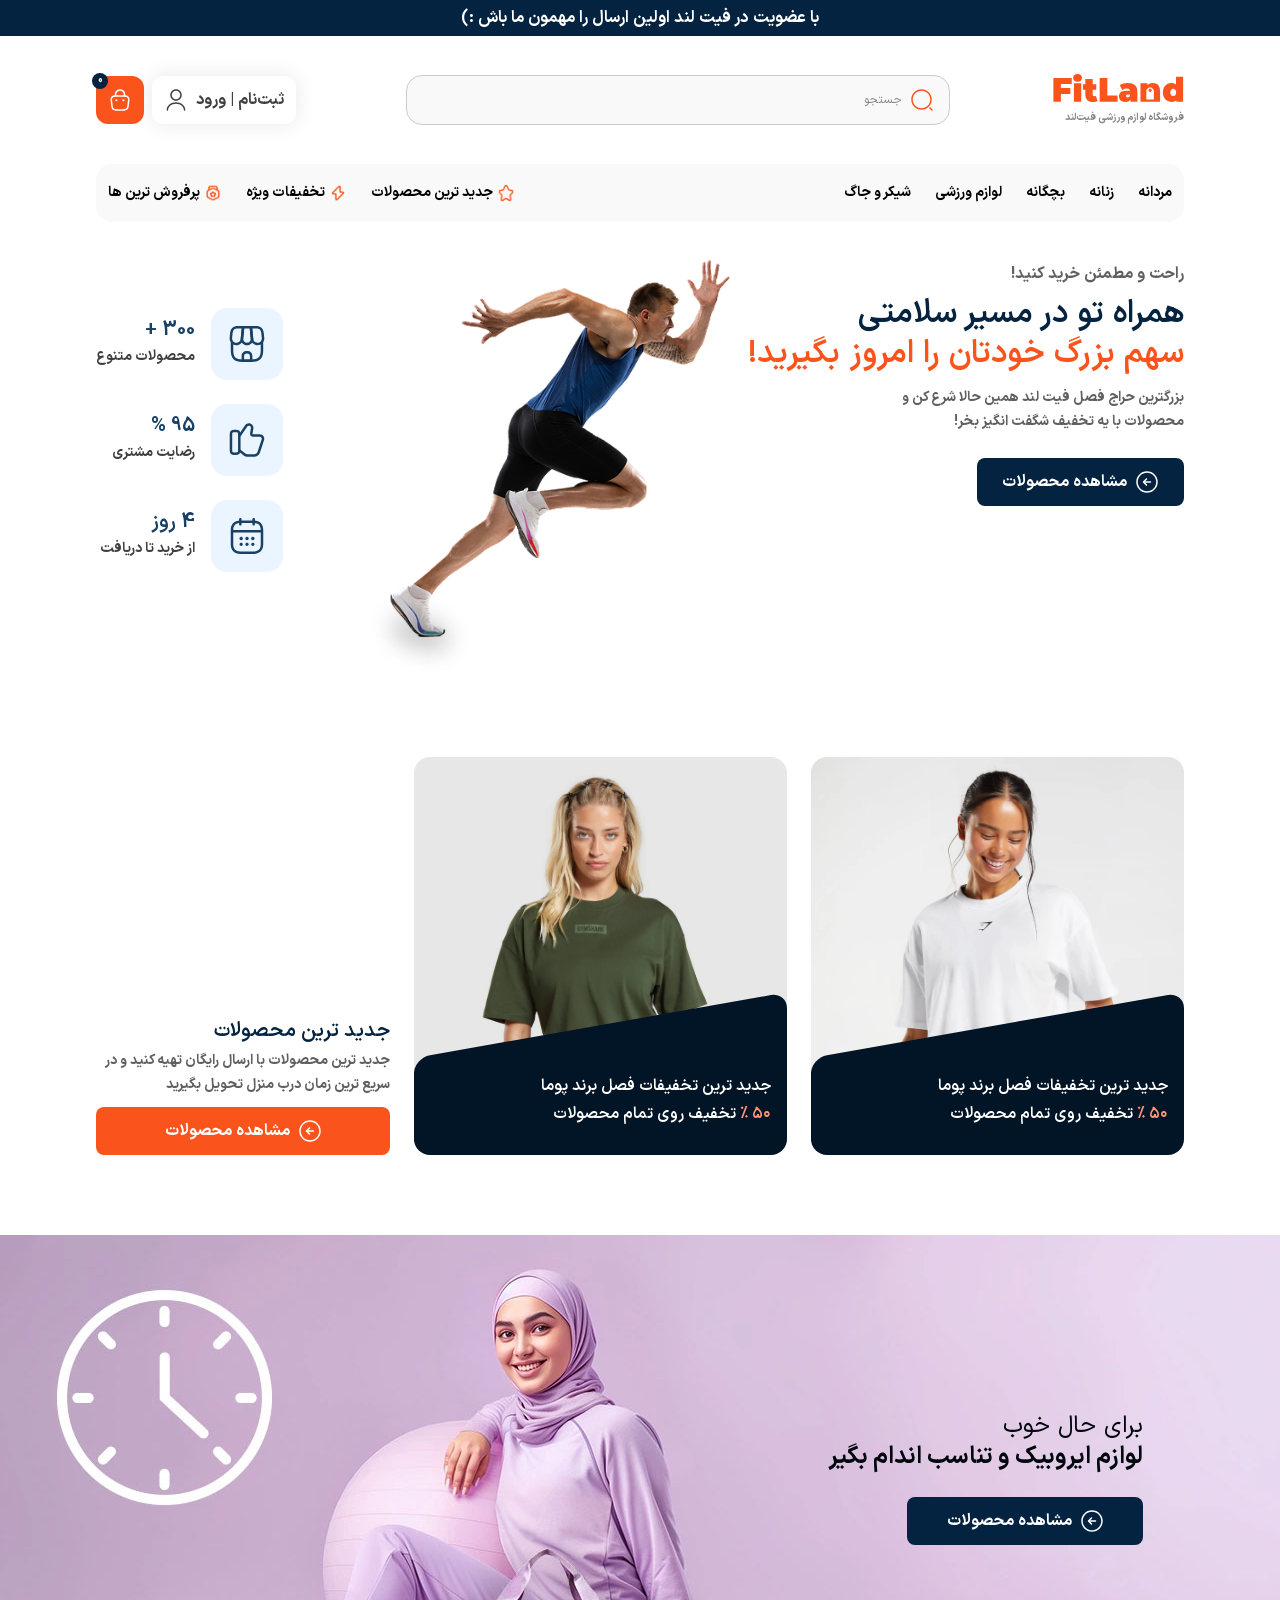
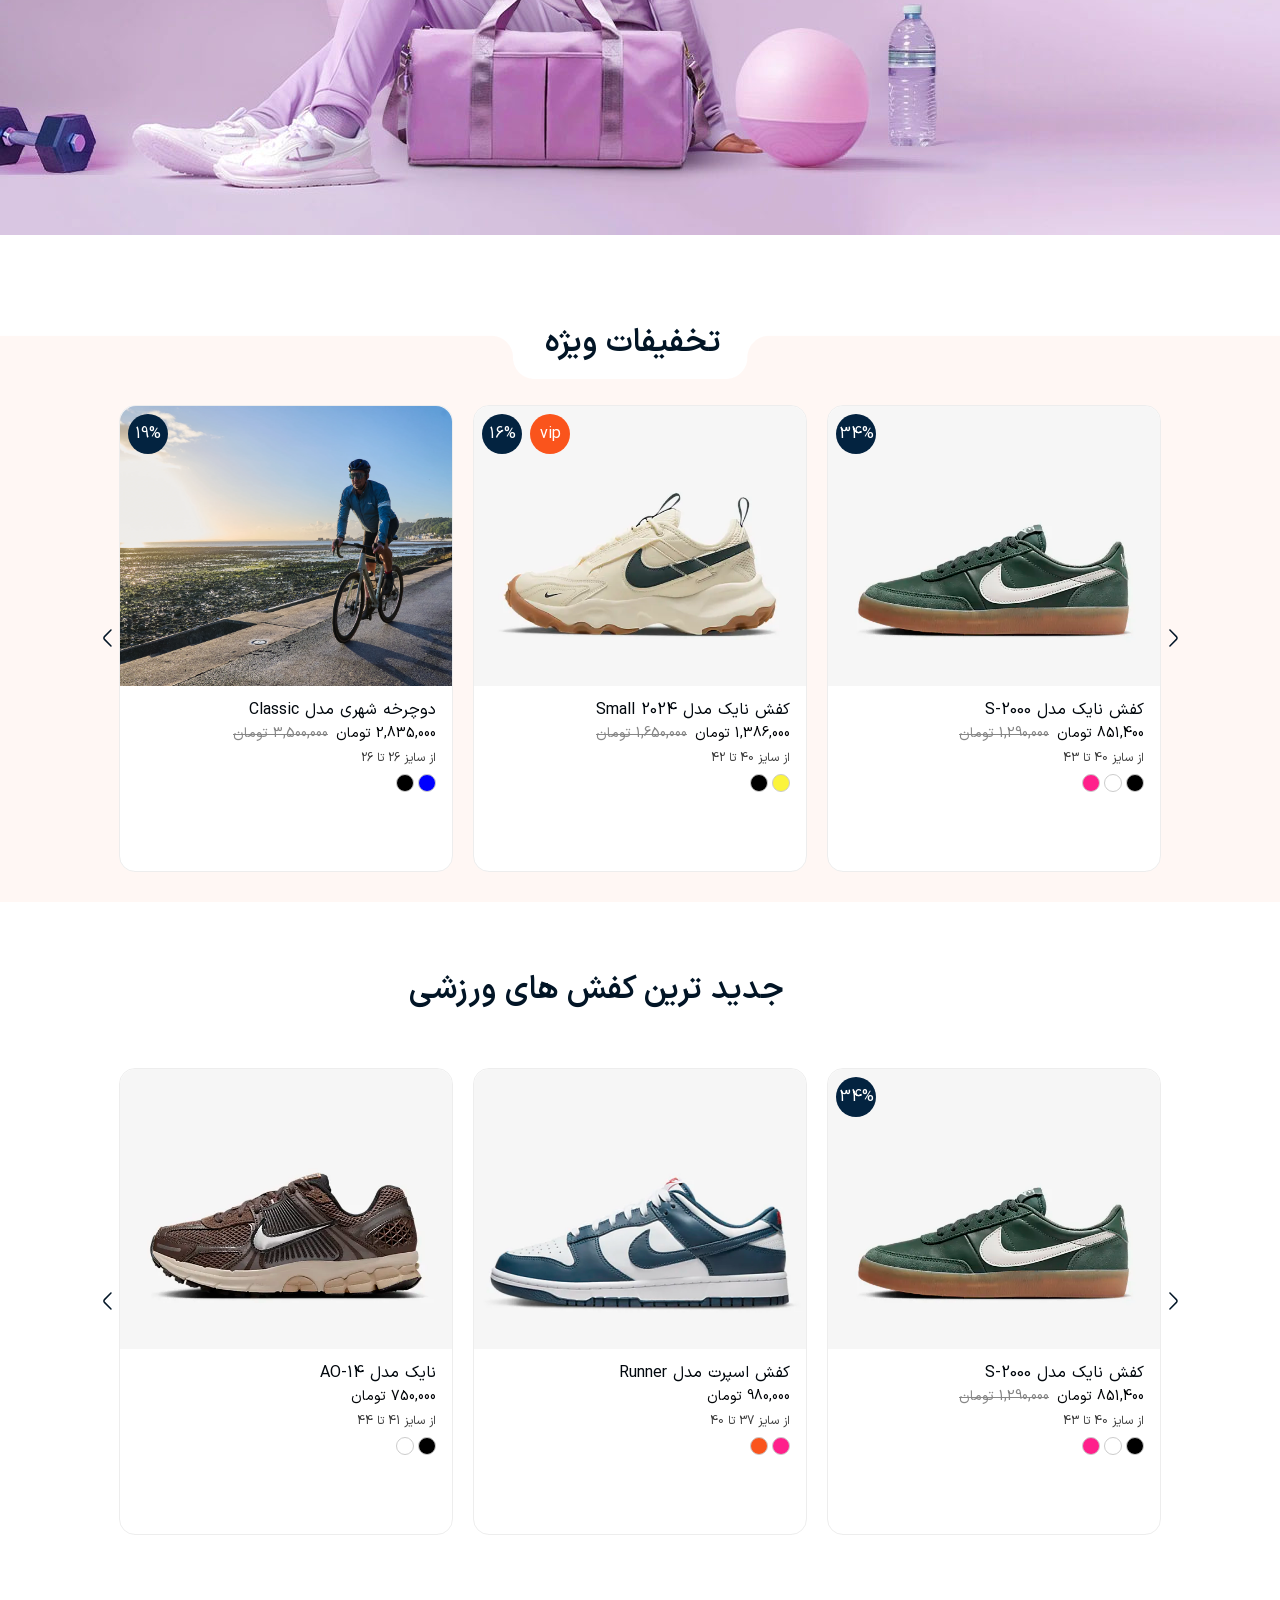
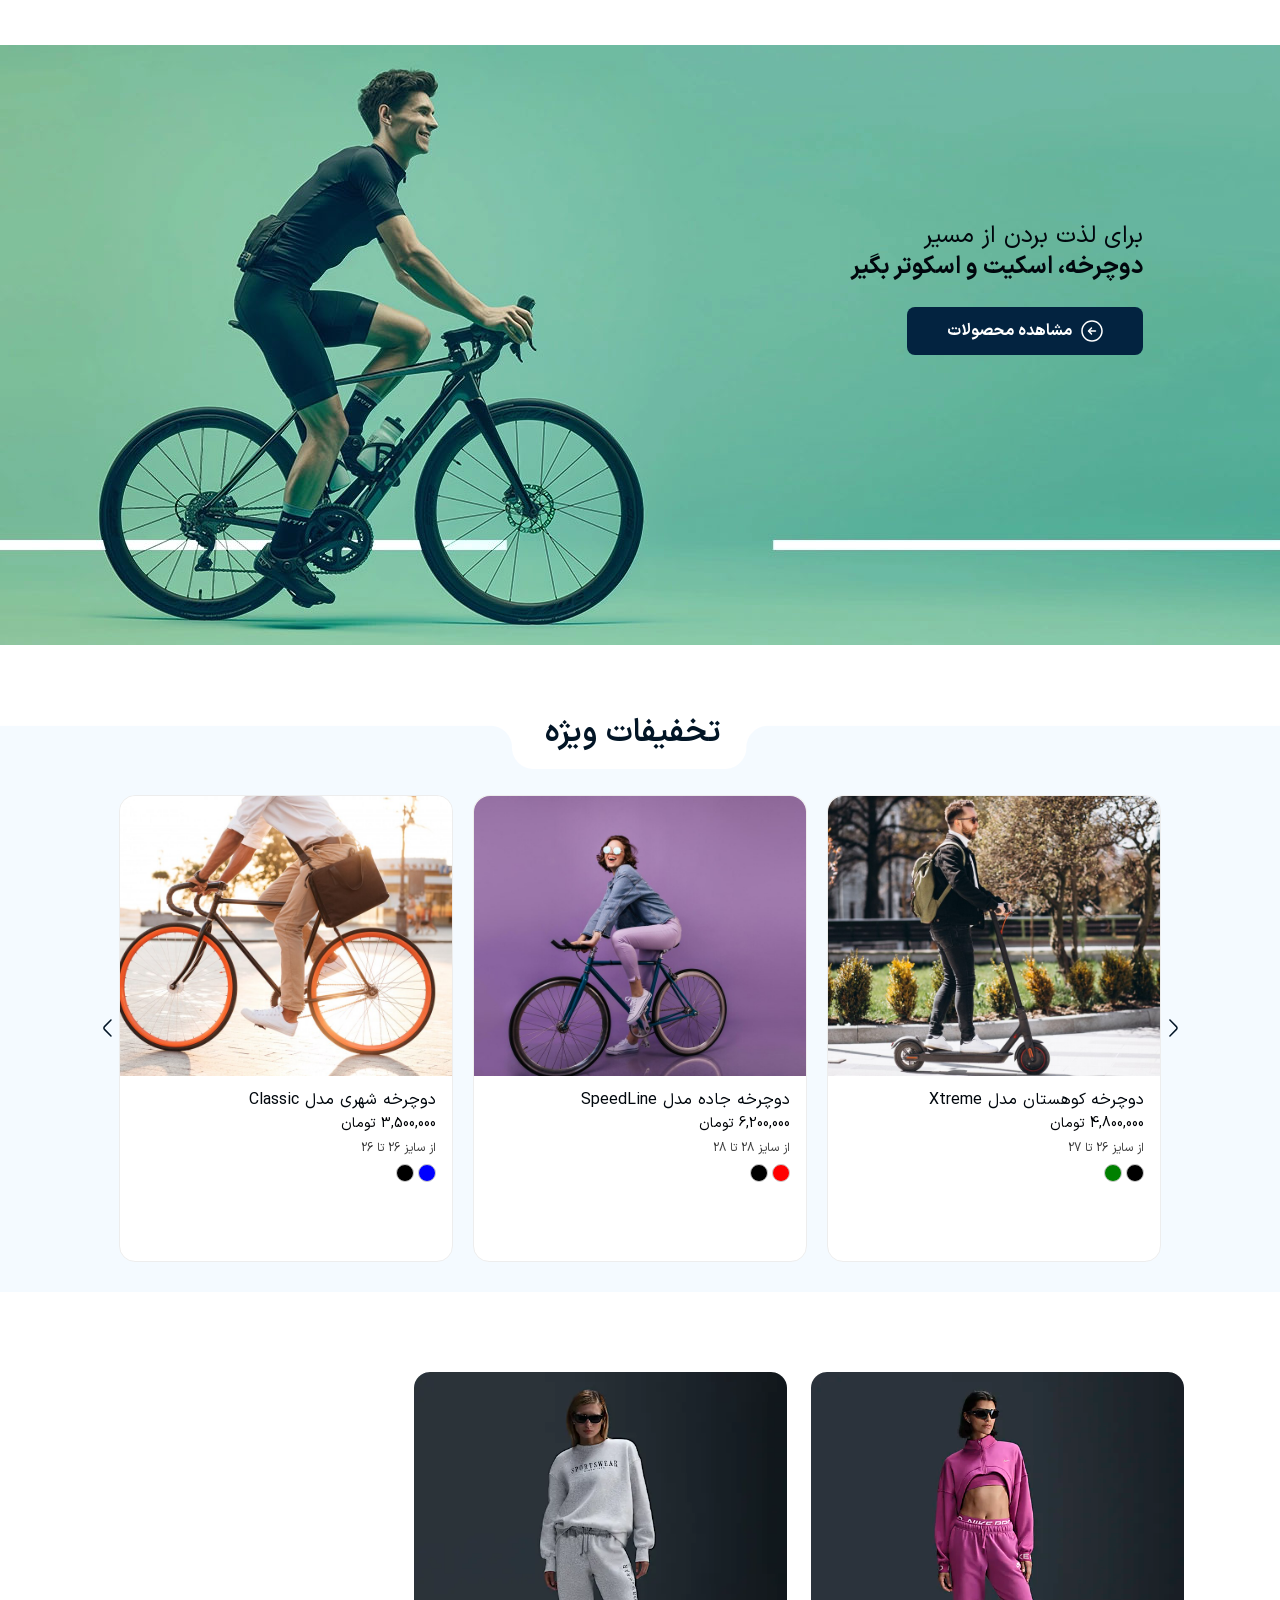
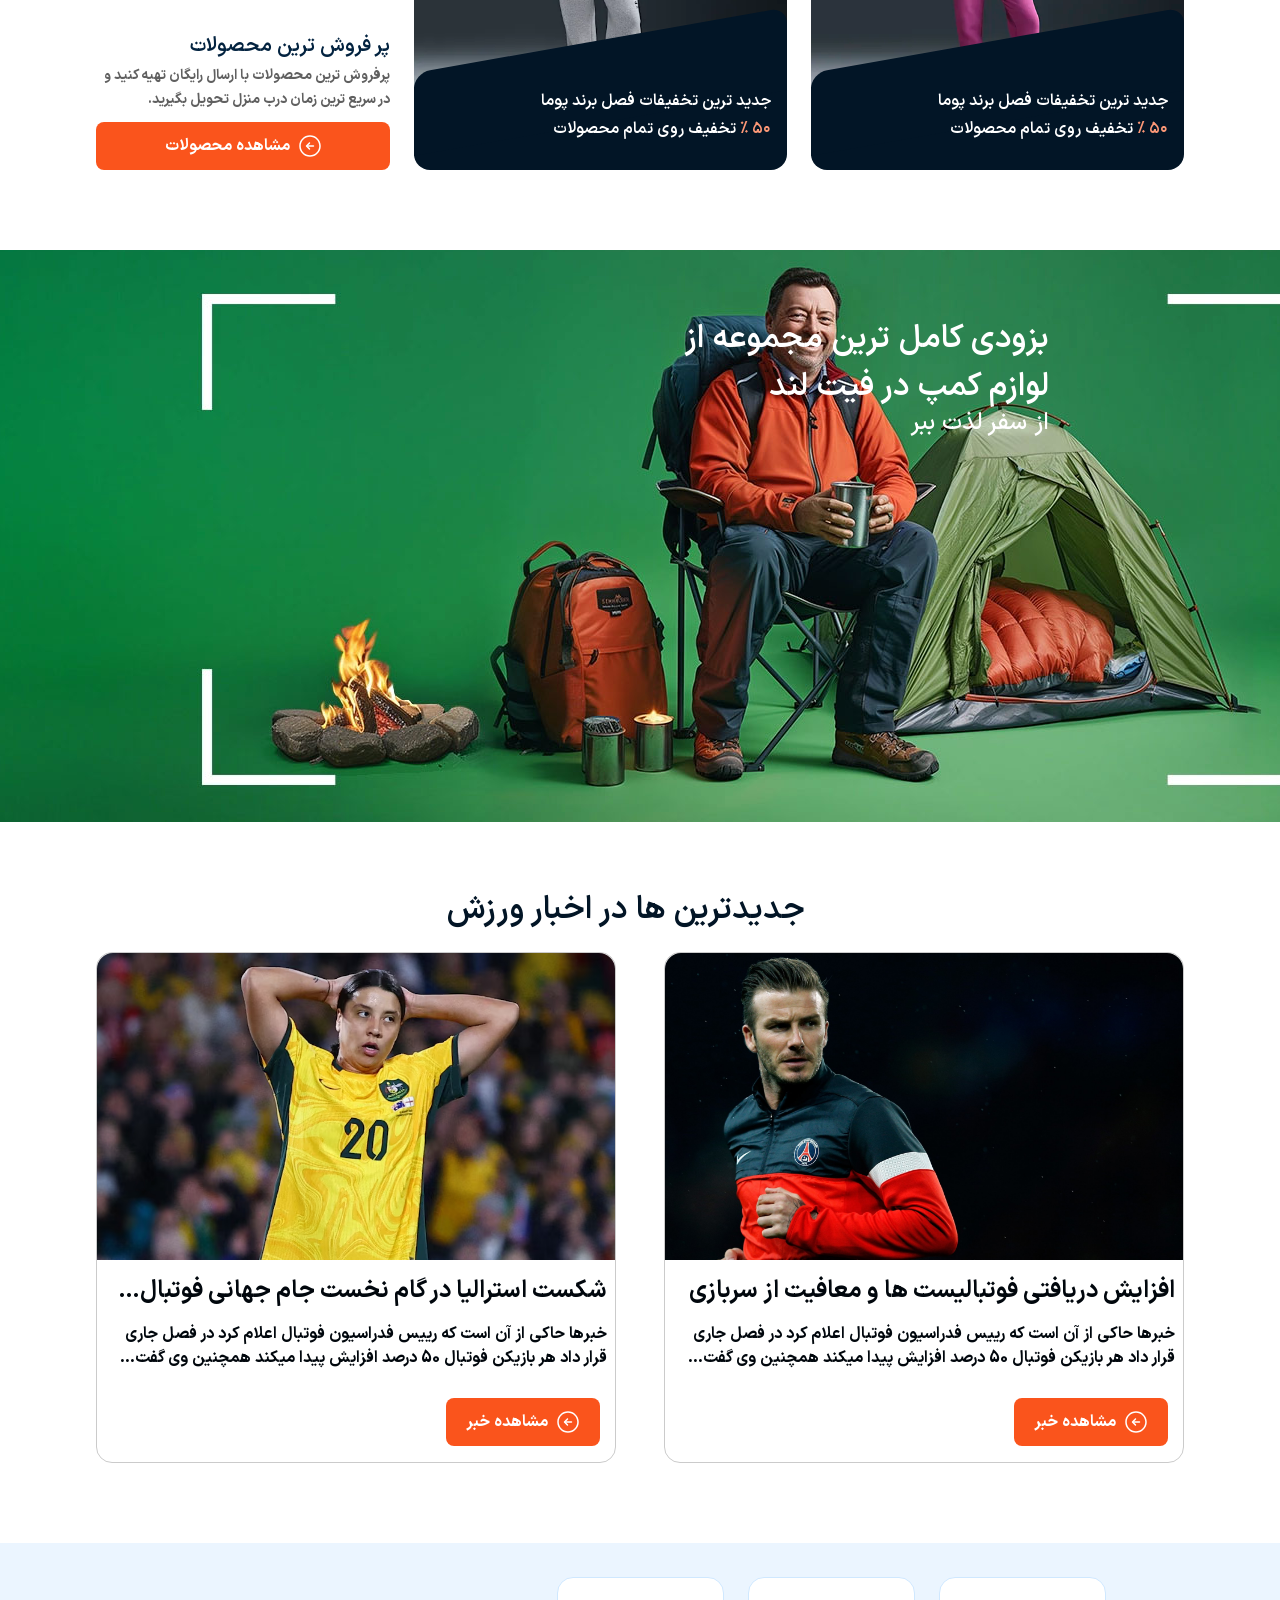
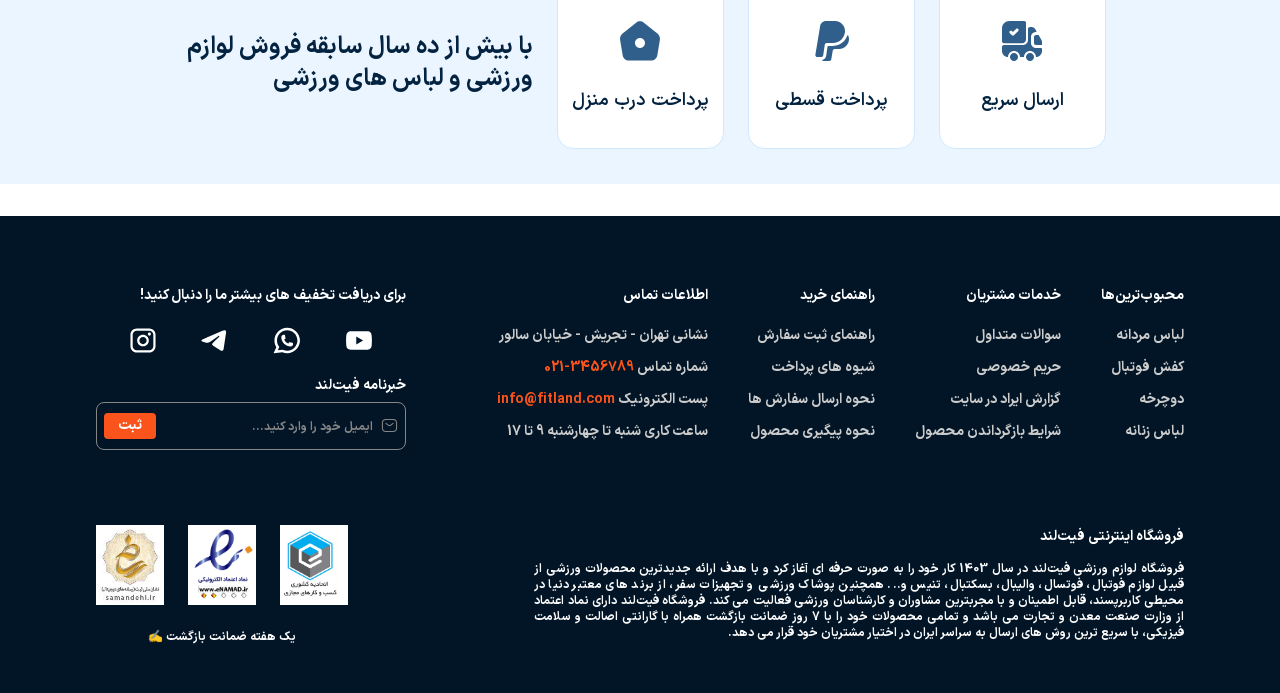
<file: index.html>
<!DOCTYPE html>
<html lang="fa" dir="rtl">

<head>
    <meta charset="UTF-8">
    <meta name="viewport" content="width=device-width, initial-scale=1.0">
    <title>Fitland</title>
    <link rel="stylesheet" href="style/reset.css">
    <link rel="stylesheet" href="style/root.css">
    <link rel="stylesheet" href="style/style.css">
    <link rel="stylesheet" href="style/swiper-bundle.min.css">
</head>

<body>
    <!-- All Svg -->
    <svg class="custom-svg">
        <symbol id="search" xmlns="http://www.w3.org/2000/svg" width="24" height="24" viewBox="0 0 24 24"
            fill="currentColor">
            <path
                d="M11.5 21.75C5.85 21.75 1.25 17.15 1.25 11.5C1.25 5.85 5.85 1.25 11.5 1.25C17.15 1.25 21.75 5.85 21.75 11.5C21.75 17.15 17.15 21.75 11.5 21.75ZM11.5 2.75C6.67 2.75 2.75 6.68 2.75 11.5C2.75 16.32 6.67 20.25 11.5 20.25C16.33 20.25 20.25 16.32 20.25 11.5C20.25 6.68 16.33 2.75 11.5 2.75Z" />
            <path
                d="M22.0004 22.7499C21.8104 22.7499 21.6204 22.6799 21.4704 22.5299L19.4704 20.5299C19.1804 20.2399 19.1804 19.7599 19.4704 19.4699C19.7604 19.1799 20.2404 19.1799 20.5304 19.4699L22.5304 21.4699C22.8204 21.7599 22.8204 22.2399 22.5304 22.5299C22.3804 22.6799 22.1904 22.7499 22.0004 22.7499Z" />
        </symbol>
        <symbol id="user" xmlns="http://www.w3.org/2000/svg" width="24" height="24" viewBox="0 0 24 24"
            fill="currentColor">
            <path
                d="M12 12.75C8.83 12.75 6.25 10.17 6.25 7C6.25 3.83 8.83 1.25 12 1.25C15.17 1.25 17.75 3.83 17.75 7C17.75 10.17 15.17 12.75 12 12.75ZM12 2.75C9.66 2.75 7.75 4.66 7.75 7C7.75 9.34 9.66 11.25 12 11.25C14.34 11.25 16.25 9.34 16.25 7C16.25 4.66 14.34 2.75 12 2.75Z" />
            <path
                d="M20.5901 22.75C20.1801 22.75 19.8401 22.41 19.8401 22C19.8401 18.55 16.3202 15.75 12.0002 15.75C7.68015 15.75 4.16016 18.55 4.16016 22C4.16016 22.41 3.82016 22.75 3.41016 22.75C3.00016 22.75 2.66016 22.41 2.66016 22C2.66016 17.73 6.85015 14.25 12.0002 14.25C17.1502 14.25 21.3401 17.73 21.3401 22C21.3401 22.41 21.0001 22.75 20.5901 22.75Z" />
        </symbol>
        <symbol id="cart" xmlns="http://www.w3.org/2000/svg" width="24" height="24" viewBox="0 0 24 24"
            fill="currentColor">
            <path
                d="M16.5 8.63005C16.09 8.63005 15.75 8.29005 15.75 7.88005V6.50005C15.75 5.45006 15.3 4.43005 14.52 3.72005C13.73 3.00005 12.71 2.67005 11.63 2.77005C9.83 2.94005 8.25 4.78005 8.25 6.70005V7.67005C8.25 8.08005 7.91 8.42005 7.5 8.42005C7.09 8.42005 6.75 8.08005 6.75 7.67005V6.69005C6.75 4.00005 8.92 1.52005 11.49 1.27005C12.99 1.13005 14.43 1.60005 15.53 2.61005C16.62 3.60005 17.25 5.02005 17.25 6.50005V7.88005C17.25 8.29005 16.91 8.63005 16.5 8.63005Z" />
            <path
                d="M14.9998 22.75H8.99982C4.37982 22.75 3.51982 20.6 3.29982 18.51L2.54982 12.52C2.43982 11.44 2.39982 9.89 3.44982 8.73C4.34982 7.73 5.83982 7.25 7.99982 7.25H15.9998C18.1698 7.25 19.6598 7.74 20.5498 8.73C21.5898 9.89 21.5598 11.44 21.4498 12.5L20.6998 18.51C20.4798 20.6 19.6198 22.75 14.9998 22.75ZM7.99982 8.75C6.30982 8.75 5.14982 9.08 4.55982 9.74C4.06982 10.28 3.90982 11.11 4.03982 12.35L4.78982 18.34C4.95982 19.94 5.39982 21.26 8.99982 21.26H14.9998C18.5998 21.26 19.0398 19.95 19.2098 18.36L19.9598 12.35C20.0898 11.13 19.9298 10.3 19.4398 9.75C18.8498 9.08 17.6898 8.75 15.9998 8.75H7.99982Z" />
            <path
                d="M15.4202 13.1499C14.8602 13.1499 14.4102 12.6999 14.4102 12.1499C14.4102 11.5999 14.8602 11.1499 15.4102 11.1499C15.9602 11.1499 16.4102 11.5999 16.4102 12.1499C16.4102 12.6999 15.9702 13.1499 15.4202 13.1499Z" />
            <path
                d="M8.42016 13.1499C7.86016 13.1499 7.41016 12.6999 7.41016 12.1499C7.41016 11.5999 7.86016 11.1499 8.41016 11.1499C8.96016 11.1499 9.41016 11.5999 9.41016 12.1499C9.41016 12.6999 8.97016 13.1499 8.42016 13.1499Z" />
        </symbol>
        <symbol id="arrow-left" xmlns="http://www.w3.org/2000/svg" width="24" height="24" viewBox="0 0 24 24"
            fill="currentColor">
            <path
                d="M12 22.75C6.07 22.75 1.25 17.93 1.25 12C1.25 6.07 6.07 1.25 12 1.25C17.93 1.25 22.75 6.07 22.75 12C22.75 17.93 17.93 22.75 12 22.75ZM12 2.75C6.9 2.75 2.75 6.9 2.75 12C2.75 17.1 6.9 21.25 12 21.25C17.1 21.25 21.25 17.1 21.25 12C21.25 6.9 17.1 2.75 12 2.75Z" />
            <path
                d="M15.5 12.75H9.5C9.09 12.75 8.75 12.41 8.75 12C8.75 11.59 9.09 11.25 9.5 11.25H15.5C15.91 11.25 16.25 11.59 16.25 12C16.25 12.41 15.91 12.75 15.5 12.75Z" />
            <path
                d="M11.4995 15.7499C11.3095 15.7499 11.1195 15.6799 10.9695 15.5299L7.96945 12.5299C7.67945 12.2399 7.67945 11.7599 7.96945 11.4699L10.9695 8.46994C11.2595 8.17994 11.7395 8.17994 12.0295 8.46994C12.3195 8.75994 12.3195 9.23994 12.0295 9.52994L9.55945 11.9999L12.0295 14.4699C12.3195 14.7599 12.3195 15.2399 12.0295 15.5299C11.8795 15.6799 11.6895 15.7499 11.4995 15.7499Z" />
        </symbol>
        <symbol id="menu" xmlns="http://www.w3.org/2000/svg" width="24" height="24" viewBox="0 0 24 24"
            fill="currentColor">
            <path
                d="M21 7.75H3C2.59 7.75 2.25 7.41 2.25 7C2.25 6.59 2.59 6.25 3 6.25H21C21.41 6.25 21.75 6.59 21.75 7C21.75 7.41 21.41 7.75 21 7.75Z" />
            <path
                d="M21 12.75H3C2.59 12.75 2.25 12.41 2.25 12C2.25 11.59 2.59 11.25 3 11.25H21C21.41 11.25 21.75 11.59 21.75 12C21.75 12.41 21.41 12.75 21 12.75Z" />
            <path
                d="M21 17.75H3C2.59 17.75 2.25 17.41 2.25 17C2.25 16.59 2.59 16.25 3 16.25H21C21.41 16.25 21.75 16.59 21.75 17C21.75 17.41 21.41 17.75 21 17.75Z" />
        </symbol>
        <symbol id="right" xmlns="http://www.w3.org/2000/svg" width="24" height="24" viewBox="0 0 24 24"
            fill="currentColor">
            <path
                d="M8.90961 20.67C8.71961 20.67 8.52961 20.6 8.37961 20.45C8.08961 20.16 8.08961 19.68 8.37961 19.39L14.8996 12.87C15.3796 12.39 15.3796 11.61 14.8996 11.13L8.37961 4.61002C8.08961 4.32002 8.08961 3.84002 8.37961 3.55002C8.66961 3.26002 9.14961 3.26002 9.43961 3.55002L15.9596 10.07C16.4696 10.58 16.7596 11.27 16.7596 12C16.7596 12.73 16.4796 13.42 15.9596 13.93L9.43961 20.45C9.28961 20.59 9.09961 20.67 8.90961 20.67Z" />
        </symbol>
        <symbol id="left" xmlns="http://www.w3.org/2000/svg" width="24" height="24" viewBox="0 0 24 24"
            fill="currentColor">
            <path
                d="M14.9993 20.67C14.8093 20.67 14.6193 20.6 14.4693 20.45L7.9493 13.93C6.8893 12.87 6.8893 11.13 7.9493 10.07L14.4693 3.55002C14.7593 3.26002 15.2393 3.26002 15.5293 3.55002C15.8193 3.84002 15.8193 4.32002 15.5293 4.61002L9.0093 11.13C8.5293 11.61 8.5293 12.39 9.0093 12.87L15.5293 19.39C15.8193 19.68 15.8193 20.16 15.5293 20.45C15.3793 20.59 15.1893 20.67 14.9993 20.67Z" />
        </symbol>
        <symbol id="home" xmlns="http://www.w3.org/2000/svg" width="24" height="24" viewBox="0 0 24 24"
            fill="currentColor">
            <path
                d="M12 18.75C11.59 18.75 11.25 18.41 11.25 18V15C11.25 14.59 11.59 14.25 12 14.25C12.41 14.25 12.75 14.59 12.75 15V18C12.75 18.41 12.41 18.75 12 18.75Z" />
            <path
                d="M17.6009 22.5601H6.40094C4.58094 22.5601 2.92094 21.1601 2.62094 19.3701L1.29094 11.4001C1.07094 10.1601 1.68094 8.57007 2.67094 7.78007L9.60094 2.23007C10.9409 1.15007 13.0509 1.16007 14.4009 2.24007L21.3309 7.78007C22.3109 8.57007 22.9109 10.1601 22.7109 11.4001L21.3809 19.3601C21.0809 21.1301 19.3809 22.5601 17.6009 22.5601ZM11.9909 2.93007C11.4609 2.93007 10.9309 3.09007 10.5409 3.40007L3.61094 8.96007C3.05094 9.41007 2.65094 10.4501 2.77094 11.1601L4.10094 19.1201C4.28094 20.1701 5.33094 21.0601 6.40094 21.0601H17.6009C18.6709 21.0601 19.7209 20.1701 19.9009 19.1101L21.2309 11.1501C21.3409 10.4501 20.9409 9.39007 20.3909 8.95007L13.4609 3.41007C13.0609 3.09007 12.5209 2.93007 11.9909 2.93007Z" />
        </symbol>
        <symbol id="close" xmlns="http://www.w3.org/2000/svg" width="24" height="24" viewBox="0 0 24 24"
            fill="currentColor">
            <path
                d="M12 22.75C6.07 22.75 1.25 17.93 1.25 12C1.25 6.07 6.07 1.25 12 1.25C17.93 1.25 22.75 6.07 22.75 12C22.75 17.93 17.93 22.75 12 22.75ZM12 2.75C6.9 2.75 2.75 6.9 2.75 12C2.75 17.1 6.9 21.25 12 21.25C17.1 21.25 21.25 17.1 21.25 12C21.25 6.9 17.1 2.75 12 2.75Z" />
            <path
                d="M9.16937 15.5801C8.97937 15.5801 8.78938 15.5101 8.63938 15.3601C8.34938 15.0701 8.34938 14.5901 8.63938 14.3001L14.2994 8.64011C14.5894 8.35011 15.0694 8.35011 15.3594 8.64011C15.6494 8.93011 15.6494 9.41011 15.3594 9.70011L9.69937 15.3601C9.55937 15.5101 9.35937 15.5801 9.16937 15.5801Z" />
            <path
                d="M14.8294 15.5801C14.6394 15.5801 14.4494 15.5101 14.2994 15.3601L8.63938 9.70011C8.34938 9.41011 8.34938 8.93011 8.63938 8.64011C8.92937 8.35011 9.40937 8.35011 9.69937 8.64011L15.3594 14.3001C15.6494 14.5901 15.6494 15.0701 15.3594 15.3601C15.2094 15.5101 15.0194 15.5801 14.8294 15.5801Z" />
        </symbol>
        <symbol id="buy-crypto" xmlns="http://www.w3.org/2000/svg" width="24" height="24" viewBox="0 0 24 24"
            fill="currentColor">
            <path
                d="M15.4998 15.75C15.3198 15.75 15.1198 15.74 14.9398 15.73C14.5698 15.71 14.2697 15.41 14.2397 15.04C14.0197 12.25 11.7498 9.98999 8.96976 9.76999C8.59976 9.73999 8.29975 9.44001 8.27975 9.07001C8.26975 8.89001 8.25977 8.69001 8.25977 8.51001C8.25977 4.51001 11.5098 1.26001 15.5098 1.26001C19.5098 1.26001 22.7598 4.51001 22.7598 8.51001C22.7598 12.51 19.4998 15.75 15.4998 15.75ZM9.74976 8.35999C12.7298 8.88999 15.1198 11.27 15.6398 14.25C18.7498 14.17 21.2498 11.63 21.2498 8.5C21.2498 5.33 18.6698 2.75 15.4998 2.75C12.3798 2.75 9.82976 5.24999 9.74976 8.35999Z" />
            <path
                d="M8.5 22.75C4.5 22.75 1.25 19.5 1.25 15.5C1.25 11.5 4.5 8.25 8.5 8.25C8.68 8.25 8.88 8.25999 9.06 8.26999C12.59 8.54999 15.45 11.41 15.72 14.92C15.73 15.12 15.74 15.32 15.74 15.5C15.75 19.5 12.5 22.75 8.5 22.75ZM8.5 9.75C5.33 9.75 2.75 12.33 2.75 15.5C2.75 18.67 5.33 21.25 8.5 21.25C11.67 21.25 14.25 18.67 14.25 15.5C14.25 15.34 14.24 15.18 14.23 15.02C14.01 12.25 11.74 9.98001 8.95999 9.76001C8.81999 9.76001 8.66 9.75 8.5 9.75Z" />
            <path
                d="M8.5 18.75C8.23 18.75 7.97 18.6 7.84 18.36L7.06 16.94L5.64001 16.16C5.40001 16.03 5.25 15.78 5.25 15.5C5.25 15.22 5.40001 14.97 5.64001 14.84L7.06 14.06L7.84 12.64C8.1 12.16 8.89 12.16 9.16 12.64L9.94 14.06L11.36 14.84C11.6 14.97 11.75 15.22 11.75 15.5C11.75 15.78 11.6 16.03 11.36 16.16L9.94 16.94L9.16 18.36C9.03 18.6 8.77 18.75 8.5 18.75ZM7.56 15.5L7.97 15.73C8.1 15.8 8.19999 15.9 8.26999 16.03L8.5 16.44L8.73001 16.03C8.80001 15.9 8.9 15.8 9.03 15.73L9.44 15.5L9.03 15.27C8.9 15.2 8.80001 15.1 8.73001 14.97L8.5 14.56L8.26999 14.97C8.19999 15.1 8.1 15.2 7.97 15.27L7.56 15.5Z" />
        </symbol>
        <symbol id="3square" xmlns="http://www.w3.org/2000/svg" width="24" height="24" viewBox="0 0 24 24"
            fill="currentColor">
            <path
                d="M9.37 22.75H4.62C2.32 22.75 1.25 21.68 1.25 19.38V14.63C1.25 12.32 2.32 11.25 4.62 11.25H7C7.41 11.25 7.75 11.59 7.75 12V14.37C7.75 15.83 8.17 16.25 9.62 16.25H12C12.41 16.25 12.75 16.59 12.75 17V19.38C12.75 21.68 11.68 22.75 9.37 22.75ZM4.62 12.75C3.17 12.75 2.75 13.17 2.75 14.63V19.38C2.75 20.83 3.17 21.25 4.62 21.25H9.37C10.83 21.25 11.25 20.83 11.25 19.38V17.75H9.62C7.32 17.75 6.25 16.68 6.25 14.37V12.75H4.62Z" />
            <path
                d="M14.37 17.75H9.62C7.32 17.75 6.25 16.68 6.25 14.37V9.62C6.25 7.32 7.32 6.25 9.62 6.25H12C12.41 6.25 12.75 6.59 12.75 7V9.37C12.75 10.83 13.17 11.25 14.62 11.25H17C17.41 11.25 17.75 11.59 17.75 12V14.37C17.75 16.68 16.68 17.75 14.37 17.75ZM9.62 7.75C8.17 7.75 7.75 8.17 7.75 9.62V14.37C7.75 15.83 8.17 16.25 9.62 16.25H14.37C15.83 16.25 16.25 15.83 16.25 14.37V12.75H14.62C12.32 12.75 11.25 11.68 11.25 9.37V7.75H9.62Z" />
            <path
                d="M19.37 12.75H14.62C12.32 12.75 11.25 11.68 11.25 9.37V4.62C11.25 2.32 12.32 1.25 14.62 1.25H19.37C21.68 1.25 22.75 2.32 22.75 4.62V9.37C22.75 11.68 21.68 12.75 19.37 12.75ZM14.62 2.75C13.17 2.75 12.75 3.17 12.75 4.62V9.37C12.75 10.83 13.17 11.25 14.62 11.25H19.37C20.83 11.25 21.25 10.83 21.25 9.37V4.62C21.25 3.17 20.83 2.75 19.37 2.75H14.62Z" />
        </symbol>
        <symbol id="ball" xmlns="http://www.w3.org/2000/svg" viewBox="0 0 24 24" width="24" height="24" color="#fff"
            fill="none">
            <path
                d="M22 12C22 17.5228 17.5228 22 12 22C6.47715 22 2 17.5228 2 12C2 6.47715 6.47715 2 12 2C17.5228 2 22 6.47715 22 12Z"
                stroke="currentColor" stroke-width="1" />
            <path
                d="M12 22C12 21.8136 11.9949 21.6285 11.9848 21.4446M2 12C2.2062 12 2.41094 12.0062 2.61405 12.0185M5.34028 12.5715C5.67469 12.69 6.00092 12.8257 6.3179 12.9777M8.68574 14.5634C8.94563 14.7972 9.1932 15.0445 9.42736 15.304M11.0417 17.7227C11.181 18.0168 11.3065 18.3188 11.4172 18.6278"
                stroke="currentColor" stroke-width="1" stroke-linecap="round" stroke-linejoin="round" />
            <path
                d="M12 2C12 2.18635 12.0051 2.37152 12.0152 2.55535M22 12C21.7938 12 21.5891 11.9938 21.3859 11.9815M18.6597 11.4285C18.3253 11.31 17.9991 11.1743 17.6821 11.0223M15.3143 9.43657C15.0544 9.20277 14.8068 8.95554 14.5726 8.69597M12.9583 6.27732C12.819 5.98322 12.6935 5.68123 12.5828 5.3722"
                stroke="currentColor" stroke-width="1" stroke-linecap="round" stroke-linejoin="round" />
        </symbol>
        <symbol id="kid" xmlns="http://www.w3.org/2000/svg" viewBox="0 0 24 24" width="24" height="24" color="#fff"
            fill="none">
            <path
                d="M3.5 11C2.67157 11 2 10.3284 2 9.5C2 8.67157 2.67157 8 3.5 8H4.25203C5.14012 4.54955 8.27232 2 12 2C15.7277 2 18.8599 4.54955 19.748 8H20C20.8284 8 21.5 8.67157 21.5 9.5C21.5 10.3284 20.8284 11 20 11H19.9381C19.446 14.9463 16.0796 18 12 18C7.92038 18 4.55399 14.9463 4.06189 11H3.5Z"
                stroke="currentColor" stroke-width="1" stroke-linejoin="round" />
            <path d="M4.5 8H6C9.31371 8 12 5.31371 12 2" stroke="currentColor" stroke-width="1" stroke-linecap="round"
                stroke-linejoin="round" />
            <path d="M19.5 8H18C14.6863 8 12 5.31371 12 2" stroke="currentColor" stroke-width="1" stroke-linecap="round"
                stroke-linejoin="round" />
            <path d="M12 15C12.5523 15 13 14.5523 13 14H11C11 14.5523 11.4477 15 12 15Z" stroke="currentColor"
                stroke-width="1" stroke-linejoin="round" />
            <path d="M18 22C18 20.208 17.2144 18.5994 15.9687 17.5M6 22C6 20.208 6.78563 18.5994 8.03126 17.5"
                stroke="currentColor" stroke-width="1" stroke-linecap="round" />
            <path d="M9 10V10.01" stroke="currentColor" stroke-width="1" stroke-linecap="round" />
            <path d="M15 10V10.01" stroke="currentColor" stroke-width="1" stroke-linecap="round" />
        </symbol>
        <symbol id="man" xmlns="http://www.w3.org/2000/svg" viewBox="0 0 24 24" width="24" height="24" color="#fff"
            fill="none">
            <path
                d="M20 22.0002V17.0002C20 15.1146 20 14.1718 19.4142 13.586C18.8284 13.0002 17.8856 13.0002 16 13.0002L12 22.0002L8 13.0002C6.11438 13.0002 5.17157 13.0002 4.58579 13.586C4 14.1718 4 15.1146 4 17.0002V22.0002"
                stroke="currentColor" stroke-width="1" stroke-linecap="round" stroke-linejoin="round" />
            <path d="M12 15L11.5 19L12 20.5L12.5 19L12 15ZM12 15L11 13H13L12 15Z" stroke="currentColor" stroke-width="1"
                stroke-linecap="round" stroke-linejoin="round" />
            <path
                d="M15.5 6.50012V5.50012C15.5 3.56713 13.933 2.00012 12 2.00012C10.067 2.00012 8.5 3.56713 8.5 5.50012V6.50012C8.5 8.43312 10.067 10.0001 12 10.0001C13.933 10.0001 15.5 8.43312 15.5 6.50012Z"
                stroke="currentColor" stroke-width="1" stroke-linecap="round" stroke-linejoin="round" />
        </symbol>
        <symbol id="bottle" xmlns="http://www.w3.org/2000/svg" viewBox="0 0 24 24" width="24" height="24" color="#fff"
            fill="none">
            <path
                d="M14.7273 5C15.631 5 16.3636 4.32843 16.3636 3.5C16.3636 2.67157 15.631 2 14.7273 2H9.27273C8.36899 2 7.63636 2.67157 7.63636 3.5C7.63636 4.32843 8.36899 5 9.27273 5M15.2459 4.92311C16.8664 7.89408 18 10.3773 18 13.7771V18C18 21.3093 17.2465 22 13.6364 22H10.3636C6.75345 22 6 21.3093 6 18V13.7771C6 10.3773 7.10674 7.88562 8.72727 4.91465"
                stroke="currentColor" stroke-width="1" stroke-linecap="round" stroke-linejoin="round" />
            <path
                d="M6 12C6.57143 12.5 8.09206 12.4761 8.98433 12.2789C9.60646 12.1415 10.2768 12.3027 10.6984 12.7639L11.523 13.6658C11.9973 14.1846 12.7163 14.4309 13.4245 14.3173L14.4681 14.1499C15.0422 14.0578 15.6132 14.2904 16.004 14.7055C17.2226 16 18 16 18 16"
                stroke="currentColor" stroke-width="1" stroke-linejoin="round" />
        </symbol>
        <symbol id="woman" xmlns="http://www.w3.org/2000/svg" viewBox="0 0 24 24" width="24" height="24" color="#fff"
            fill="none">
            <path
                d="M14 4C14 5.10457 13.1046 6 12 6C10.8954 6 10 5.10457 10 4C10 2.89543 10.8954 2 12 2C13.1046 2 14 2.89543 14 4Z"
                stroke="currentColor" stroke-width="1" stroke-linecap="round" stroke-linejoin="round" />
            <path
                d="M10.0002 16V20C10.0002 20.9428 10.0002 21.4142 10.2931 21.7071C10.586 22 11.0574 22 12.0002 22C12.943 22 13.4144 22 13.7073 21.7071C14.0002 21.4142 14.0002 20.9428 14.0002 20V16L14.2603 16.0007C15.8127 16.0005 16.5889 16.0004 16.8927 15.5149C17.1965 15.0295 16.8312 14.3728 16.1007 13.0595L14.3008 9.82358C13.8476 9.00874 12.9628 8.49982 11.9996 8.5C11.0368 8.50018 10.1525 9.00901 9.69941 9.82351L7.89935 13.0595C7.1688 14.3728 6.80353 15.0294 7.10731 15.5149C7.41109 16.0004 8.1873 16.0005 9.73972 16.0007L10.0002 16Z"
                stroke="currentColor" stroke-width="1" stroke-linejoin="round" />
        </symbol>
        <symbol id="arrow-down" xmlns="http://www.w3.org/2000/svg" width="18" height="18" viewBox="0 0 24 24"
            fill="currentColor">
            <path
                d="M12 22.75C6.07 22.75 1.25 17.93 1.25 12C1.25 6.07 6.07 1.25 12 1.25C17.93 1.25 22.75 6.07 22.75 12C22.75 17.93 17.93 22.75 12 22.75ZM12 2.75C6.9 2.75 2.75 6.9 2.75 12C2.75 17.1 6.9 21.25 12 21.25C17.1 21.25 21.25 17.1 21.25 12C21.25 6.9 17.1 2.75 12 2.75Z" />
            <path
                d="M12.0002 15.0099C11.8102 15.0099 11.6202 14.9399 11.4702 14.7899L7.94016 11.2599C7.65016 10.9699 7.65016 10.4899 7.94016 10.1999C8.23016 9.90992 8.71016 9.90992 9.00016 10.1999L12.0002 13.1999L15.0002 10.1999C15.2902 9.90992 15.7702 9.90992 16.0602 10.1999C16.3502 10.4899 16.3502 10.9699 16.0602 11.2599L12.5302 14.7899C12.3802 14.9399 12.1902 15.0099 12.0002 15.0099Z" />
        </symbol>
    </svg>
    <!-- Header -->
    <header class="desktop-header">
        <div class="container-fluid">
            <!-- Top Header -->
            <div class="first-header">
                <h3>با عضویت در فیت لند اولین ارسال را مهمون ما باش :)</h3>
            </div>
            <!-- Main Header -->
            <div class="container">
                <div class="main-header">
                    <!-- Logo -->
                    <div class="logo-box">
                        <img src="image/Logo.svg" alt="">
                        <span>فروشگاه لوازم ورزشی فیت‌لند</span>
                    </div>
                    <!-- Search -->
                    <div class="search-box">
                        <svg>
                            <use href="#search"></use>
                        </svg>
                        <input type="search" placeholder="جستجو">
                    </div>
                    <!-- Cart & Account -->
                    <div class="user-cart-box">
                        <!-- Account -->
                        <div class="user-btn-box">
                            <a href="login.html" class="user-btn">
                                ثبت‌نام | ورود
                                <svg>
                                    <use href="#user"></use>
                                </svg>
                            </a>
                        </div>
                        <!-- Cart -->
                        <div class="cart">
                            <a href="basket.html" class="cart-icon">
                                <svg>
                                    <use href="#cart"></use>
                                </svg>
                                <span class="count">0</span>
                            </a>
                            <!-- Cart Box -->
                            <div class="cart-box">
                                <!-- Cart Box Product -->
                                <div class="cart-box-product-container">
                                    <!-- Loaded From JS -->
                                </div>
                            </div>
                        </div>
                    </div>
                </div>
            </div>
            <!-- Navs -->
            <div class="navs-box container">
                <nav>
                    <div class="nav-ul-container">
                        <!-- First Menu -->
                        <ul>
                            <li class="has-dropdown">
                                <a class="mens-menu" href="#">مردانه</a>
                                <!-- Menu items container -->
                                <div class="menu-items-container">
                                    <!-- Mens menu item -->
                                    <div class="menus-item">
                                        <ul>
                                            <h2>ست لباس ورزشی</h2>
                                            <li>
                                                <a href="#">ست لباس ورزشی</a>
                                            </li>
                                            <li>
                                                <a href="#">تیشرت ,بلوز و استرچ ورزشی</a>
                                            </li>
                                            <li>
                                                <a href="#">نیم تنه ورزشی</a>
                                            </li>
                                            <li>
                                                <a href="#">تاب ورزشی</a>
                                            </li>
                                            <li>
                                                <a href="#">کیت ورزشی</a>
                                            </li>
                                            <li>
                                                <a href="#">سویشرت</a>
                                            </li>
                                            <li>
                                                <a href="#">هودی</a>
                                            </li>
                                            <li>
                                                <a href="#">مایو</a>
                                            </li>
                                        </ul>
                                    </div>
                                    <div class="menus-item">
                                        <ul>
                                            <h2>شلوار ورزشی زنانه</h2>
                                            <li>
                                                <a href="#">شلوار ورزشی</a>
                                            </li>
                                            <li>
                                                <a href="#">شلوارک ورزشی</a>
                                            </li>
                                            <li>
                                                <a href="#">لگ و نیم لگ</a>
                                            </li>
                                            <li>
                                                <a href="#">جاگر</a>
                                            </li>
                                        </ul>
                                        <ul>
                                            <h2>اکسسوری</h2>
                                            <li>
                                                <a href="#">جوراب ورزشی</a>
                                            </li>
                                            <li>
                                                <a href="#">کلاه ورزشی</a>
                                            </li>
                                            <li>
                                                <a href="#">دستبند ورزشی</a>
                                            </li>
                                            <li>
                                                <a href="#">هدبند</a>
                                            </li>
                                        </ul>
                                    </div>
                                    <div class="menus-item">
                                        <ul>
                                            <h2>کفش ورزشی</h2>
                                            <li>
                                                <a href="#">کفش کوهنوردی</a>
                                            </li>
                                            <li>
                                                <a href="#">کفش کوهنوردی</a>
                                            </li>
                                            <li>
                                                <a href="#">کفش اسکیت</a>
                                            </li>
                                            <li>
                                                <a href="#">کفش بسکتبال</a>
                                            </li>
                                            <li>
                                                <a href="#">کفش کشتی</a>
                                            </li>
                                            <li>
                                                <a href="#">کتانی رانینگ</a>
                                            </li>
                                            <li>
                                                <a href="#">استوک</a>
                                            </li>
                                            <li>
                                                <a href="#">دمبایی</a>
                                            </li>
                                        </ul>
                                    </div>
                                    <div class="menus-item brand">
                                        <ul>
                                            <h2>برند بیشنهادی</h2>
                                            <li>
                                                <a href="#">nike</a>
                                            </li>
                                            <li>
                                                <a href="#">the north face</a>
                                            </li>
                                            <li>
                                                <a href="#">under armour</a>
                                            </li>
                                            <li>
                                                <a href="#">adidas</a>
                                            </li>
                                            <li>
                                                <a href="#">fila</a>
                                            </li>
                                        </ul>
                                    </div>
                                    <div class="menu-image">
                                        <img src="image/menu/mens.png" alt="" width="249px" height="319px">
                                    </div>
                                </div>
                            </li>
                            <li class="has-dropdown">
                                <a class="womens-menu" href="#">زنانه</a>
                                <!-- Menu items container -->
                                <div class="menu-items-container">
                                    <!-- Mens menu item -->
                                    <div class="menus-item">
                                        <ul>
                                            <h2>ست لباس ورزشی</h2>
                                            <li>
                                                <a href="#">ست لباس ورزشی</a>
                                            </li>
                                            <li>
                                                <a href="#">تیشرت ,بلوز و استرچ ورزشی</a>
                                            </li>
                                            <li>
                                                <a href="#">نیم تنه ورزشی</a>
                                            </li>
                                            <li>
                                                <a href="#">تاب ورزشی</a>
                                            </li>
                                            <li>
                                                <a href="#">کیت ورزشی</a>
                                            </li>
                                            <li>
                                                <a href="#">سویشرت</a>
                                            </li>
                                            <li>
                                                <a href="#">هودی</a>
                                            </li>
                                            <li>
                                                <a href="#">مایو</a>
                                            </li>
                                        </ul>
                                    </div>
                                    <div class="menus-item">
                                        <ul>
                                            <h2>شلوار ورزشی زنانه</h2>
                                            <li>
                                                <a href="#">شلوار ورزشی</a>
                                            </li>
                                            <li>
                                                <a href="#">شلوارک ورزشی</a>
                                            </li>
                                            <li>
                                                <a href="#">لگ و نیم لگ</a>
                                            </li>
                                            <li>
                                                <a href="#">جاگر</a>
                                            </li>
                                        </ul>
                                        <ul>
                                            <h2>اکسسوری</h2>
                                            <li>
                                                <a href="#">جوراب ورزشی</a>
                                            </li>
                                            <li>
                                                <a href="#">کلاه ورزشی</a>
                                            </li>
                                            <li>
                                                <a href="#">دستبند ورزشی</a>
                                            </li>
                                            <li>
                                                <a href="#">هدبند</a>
                                            </li>
                                        </ul>
                                    </div>
                                    <div class="menus-item">
                                        <ul>
                                            <h2>کفش ورزشی</h2>
                                            <li>
                                                <a href="#">کفش کوهنوردی</a>
                                            </li>
                                            <li>
                                                <a href="#">کفش کوهنوردی</a>
                                            </li>
                                            <li>
                                                <a href="#">کفش اسکیت</a>
                                            </li>
                                            <li>
                                                <a href="#">کفش بسکتبال</a>
                                            </li>
                                            <li>
                                                <a href="#">کفش کشتی</a>
                                            </li>
                                            <li>
                                                <a href="#">کتانی رانینگ</a>
                                            </li>
                                            <li>
                                                <a href="#">استوک</a>
                                            </li>
                                            <li>
                                                <a href="#">دمبایی</a>
                                            </li>
                                        </ul>
                                        <ul>
                                            <h2>جوراب ورزشی</h2>
                                            <li>
                                                <a href="#">جوراب ورزشی</a>
                                            </li>
                                        </ul>
                                    </div>
                                    <div class="menus-item brand">
                                        <ul>
                                            <h2>برند بیشنهادی</h2>
                                            <li>
                                                <a href="#">nike</a>
                                            </li>
                                            <li>
                                                <a href="#">the north face</a>
                                            </li>
                                            <li>
                                                <a href="#">under armour</a>
                                            </li>
                                            <li>
                                                <a href="#">adidas</a>
                                            </li>
                                            <li>
                                                <a href="#">fila</a>
                                            </li>
                                        </ul>
                                    </div>
                                    <div class="menu-image">
                                        <img src="image/menu/women.png" alt="" width="249px" height="319px">
                                    </div>
                                </div>
                            </li>
                            <li class="has-dropdown">
                                <a class="kids-menu" href="#">بچگانه</a>
                                <!-- Menu items container -->
                                <div class="menu-items-container">
                                    <!-- Mens menu item -->
                                    <div class="menus-item">
                                        <ul>
                                            <h2>لباس ورزشی دخترانه</h2>
                                            <li>
                                                <a href="#">ست لباس ورزشی</a>
                                            </li>
                                            <li>
                                                <a href="#">تیشرت ,بلوز و استرچ ورزشی</a>
                                            </li>
                                            <li>
                                                <a href="#">نیم تنه ورزشی</a>
                                            </li>
                                            <li>
                                                <a href="#">کیت ورزشی</a>
                                            </li>
                                            <li>
                                                <a href="#">سویشرت</a>
                                            </li>
                                            <li>
                                                <a href="#">هودی</a>
                                            </li>
                                            <li>
                                                <a href="#">مایو</a>
                                            </li>
                                        </ul>
                                        <ul>
                                            <h2>شلوار ورزشی دخترانه</h2>
                                            <li>
                                                <a href="#">شلوار ورزشی</a>
                                            </li>
                                            <li>
                                                <a href="#">شلوارک ورزشی</a>
                                            </li>
                                        </ul>
                                    </div>
                                    <div class="menus-item">
                                        <ul>
                                            <h2>لباس ورزشی بسرونه</h2>
                                            <li>
                                                <a href="#">ست لباس ورزشی</a>
                                            </li>
                                            <li>
                                                <a href="#">تیشرت ,بلوز و استرچ ورزشی</a>
                                            </li>
                                            <li>
                                                <a href="#">کیت ورزشی</a>
                                            </li>
                                            <li>
                                                <a href="#">سویشرت</a>
                                            </li>
                                            <li>
                                                <a href="#">هودی</a>
                                            </li>
                                            <li>
                                                <a href="#">مایو</a>
                                            </li>
                                        </ul>
                                        <ul>
                                            <h2>شلوار ورزشی پسرونه</h2>
                                            <li>
                                                <a href="#">شلوار ورزشی</a>
                                            </li>
                                            <li>
                                                <a href="#">شلوارک ورزشی</a>
                                            </li>
                                        </ul>
                                    </div>
                                    <div class="menus-item">
                                        <ul>
                                            <h2>کفش ورزشی دخترانه</h2>
                                            <li>
                                                <a href="#">کفش کوهنوردی</a>
                                            </li>
                                            <li>
                                                <a href="#">کفش اسکیت</a>
                                            </li>
                                            <li>
                                                <a href="#">کفش بسکتبال</a>
                                            </li>
                                            <li>
                                                <a href="#">استوک</a>
                                            </li>
                                        </ul>
                                        <ul>
                                            <h2>کفش ورزشی پسرانه</h2>
                                            <li>
                                                <a href="#">کفش کوهنوردی</a>
                                            </li>
                                            <li>
                                                <a href="#">کفش اسکیت</a>
                                            </li>
                                            <li>
                                                <a href="#">کفش بسکتبال</a>
                                            </li>
                                            <li>
                                                <a href="#">استوک</a>
                                            </li>
                                        </ul>
                                        <ul>
                                            <h2>جوراب ورزشی</h2>
                                            <li>
                                                <a href="#">جوراب ورزشی</a>
                                            </li>
                                        </ul>
                                    </div>
                                    <div class="menus-item brand">
                                        <ul>
                                            <h2>برند بیشنهادی</h2>
                                            <li>
                                                <a href="#">nike</a>
                                            </li>
                                            <li>
                                                <a href="#">the north face</a>
                                            </li>
                                            <li>
                                                <a href="#">under armour</a>
                                            </li>
                                            <li>
                                                <a href="#">adidas</a>
                                            </li>
                                            <li>
                                                <a href="#">fila</a>
                                            </li>
                                        </ul>
                                    </div>
                                    <div class="menu-image">
                                        <img src="image/menu/kids.png" alt="" width="249px" height="319px">
                                    </div>
                                </div>
                            </li>
                            <li class="has-dropdown">
                                <a class="sport-equipment-menu" href="#">لوازم ورزشی</a>
                                <!-- Menu items container -->
                                <div class="menu-items-container">
                                    <!-- Mens menu item -->
                                    <div class="menus-item">
                                        <ul>
                                            <li>
                                                <a href="#">وزنه و دمبل</a>
                                            </li>
                                            <li>
                                                <a href="#">لوازم یوگا و بیلاتس</a>
                                            </li>
                                            <li>
                                                <a href="#">لوازم فیتنس و بدنسازی</a>
                                            </li>
                                        </ul>
                                    </div>
                                    <div class="menus-item">
                                        <ul>
                                            <li>
                                                <a href="#">مچ بند ,ساق بند ,زانو بند </a>
                                            </li>
                                            <li>
                                                <a href="#">ساک ورزشی</a>
                                            </li>
                                            <li>
                                                <a href="#">وسایل شنا</a>
                                            </li>
                                        </ul>
                                    </div>
                                    <div class="menus-item">
                                        <ul>
                                            <li>
                                                <a href="#">کوله و شوزبگ</a>
                                            </li>
                                            <li>
                                                <a href="#">لوازم دیگر</a>
                                            </li>
                                        </ul>
                                    </div>
                                    <div class="menus-item brand">
                                        <ul>
                                            <h2>برند بیشنهادی</h2>
                                            <li>
                                                <a href="#">nike</a>
                                            </li>
                                            <li>
                                                <a href="#">under armour</a>
                                            </li>
                                        </ul>
                                    </div>
                                    <div class="menu-image">
                                        <img src="image/menu/54e7f7d95f0093fdf1776a10a666989cb460fbc4.png" alt=""
                                            width="20%">
                                    </div>
                                </div>
                            </li>
                            <li class="has-dropdown">
                                <a class="mens-menu" href="#">شیکر و جاگ</a>
                                <!-- Menu items container -->
                                <div class="menu-items-container">
                                    <!-- Mens menu item -->
                                    <div class="menus-item">
                                        <ul>
                                            <h2>شیکر</h2>
                                            <li>
                                                <a href="#">شیکر بدنسازی</a>
                                            </li>
                                            <li>
                                                <a href="#">مخلوط کن و شیکر برقی</a>
                                            </li>
                                        </ul>
                                    </div>
                                    <div class="menus-item">
                                        <ul>
                                            <h2>ماگ و فلاسک</h2>
                                            <li>
                                                <a href="#">ماگ و فلاسک</a>
                                            </li>
                                        </ul>
                                    </div>
                                    <div class="menus-item">
                                        <ul>
                                            <h2>جا بودری و جا قرصی</h2>
                                            <li>
                                                <a href="#">جا بودری و جا قرصی</a>
                                            </li>
                                        </ul>
                                    </div>
                                    <div class="menus-item brand">
                                        <ul>
                                            <h2>قمقمه ورزشی</h2>
                                            <li>
                                                <a href="#">قمقمه ورزشی</a>
                                            </li>
                                        </ul>
                                    </div>
                                    <div class="menu-image">
                                        <img src="image/menu/555603895279c93222067cdcc793a1869b989102.jpg" alt=""
                                            width="11%">
                                    </div>
                                </div>
                            </li>
                        </ul>
                        <!-- Second Menu -->
                        <ul class="second-menu">
                            <li>
                                <img src="image/Icon/star.png" alt="" width="18px" height="18px">
                                <a href="#">جدید ترین محصولات</a>
                            </li>
                            <li>
                                <img src="image/Icon/flash.png" alt="" width="18px" height="18px">
                                <a href="#">تخفیفات ویژه</a>
                            </li>
                            <li>
                                <img src="image/Icon/award.png" alt="" width="18px" height="18px">
                                <a href="#">پرفروش ترین ها</a>
                            </li>
                        </ul>
                    </div>
                </nav>
            </div>
        </div>
    </header>
    <!-- Mobile Header -->
    <div class="container-fluid mobile-header">
        <div class="first-header">
            <h3>با عضویت در فیت لند اولین ارسال را مهمون ما باش :)</h3>
        </div>
        <!-- Nav mobile-->
        <div class="nav-container">
            <div class="logo-nav-mobile-container">
                <img src="image/Logo.svg" alt="">
                <div class="close-nav-btn">
                    <svg>
                        <use href="#close"></use>
                    </svg>
                </div>
            </div>
            <nav>
                <ul class="nav-mobile">
                    <li>
                        <a href="#" class="nav-item-mobile nav-item-mobile-active">
                            <svg>
                                <use href="#home"></use>
                            </svg>
                            خانه
                        </a>
                    </li>
                    <li>
                        <a href="#" class="nav-item-mobile">
                            <svg>
                                <use href="#man"></use>
                            </svg>
                            مردانه
                        </a>
                    </li>
                    <li>
                        <a href="#" class="nav-item-mobile">
                            <svg>
                                <use href="#woman"></use>
                            </svg>
                            زنانه
                        </a>
                    </li>
                    <li>
                        <a href="#" class="nav-item-mobile">
                            <svg>
                                <use href="#kid"></use>
                            </svg>
                            بچگانه
                        </a>
                    </li>
                    <li>
                        <a href="#" class="nav-item-mobile">
                            <svg>
                                <use href="#ball"></use>
                            </svg>
                            لوازم ورزشی
                        </a>
                    </li>
                    <li>
                        <a href="#" class="nav-item-mobile">
                            <svg>
                                <use href="#bottle"></use>
                            </svg>
                            شیکر و جاگ
                        </a>
                    </li>
                </ul>
            </nav>
        </div>
        <!-- Logo & Menu -->
        <div class="logo-menu-container container">
            <div class="logo-box">
                <img src="image/Logo.svg" alt="">
            </div>
            <div class="open-nav-btn">
                <svg class="mobile-nav-icon">
                    <use href="#menu"></use>
                </svg>
            </div>
        </div>
        <!-- Search Box -->
        <div class="container">
            <div class="search-box">
                <svg>
                    <use href="#search"></use>
                </svg>
                <input type="search" placeholder="جستجو">
            </div>
        </div>
    </div>
    <!-- Body WebSite -->
    <main>
        <section class="hero-section">
            <div class="container">
                <div class="hero-section-box">
                    <!-- Title -->
                    <div class="hero-section-titles">
                        <span>راحت و مطمئن خرید کنید!</span>
                        <h2>همراه تو در مسیر سلامتی</h2>
                        <h2 class="title-hero-section-custom">سهم بزرگ خودتان را امروز بگیرید!</h2>
                        <p>بزرگترین حراج فصل فیت لند همین حالا شرع کن و محصولات با یه تخفیف شگفت انگیز بخر!</p>
                        <a href="#">
                            <svg>
                                <use href="#arrow-left"></use>
                            </svg>
                            مشاهده محصولات
                        </a>
                    </div>
                    <!-- Img -->
                    <div class="image-hero-section">
                        <img src="image/sportman.png" alt="">
                    </div>
                    <!-- Our achievement -->
                    <div class="icon-box-hero-section-container">
                        <div class="icon-box-hero-section">
                            <div class="svg-icon-box-hero-section">
                                <svg xmlns="http://www.w3.org/2000/svg" width="24" height="24" viewBox="0 0 24 24"
                                    fill="currentColor" style="width: 40px;height: 40px;">
                                    <path
                                        d="M14.6998 22.75H9.29977C4.35977 22.75 2.25977 20.64 2.25977 15.71V11.22C2.25977 10.81 2.59977 10.47 3.00977 10.47C3.41977 10.47 3.75977 10.81 3.75977 11.22V15.71C3.75977 19.8 5.20977 21.25 9.29977 21.25H14.6898C18.7798 21.25 20.2298 19.8 20.2298 15.71V11.22C20.2298 10.81 20.5698 10.47 20.9798 10.47C21.3898 10.47 21.7298 10.81 21.7298 11.22V15.71C21.7398 20.64 19.6298 22.75 14.6998 22.75Z" />
                                    <path
                                        d="M11.999 12.75C10.899 12.75 9.89902 12.32 9.18902 11.53C8.47902 10.74 8.14902 9.71 8.25902 8.61L8.92903 1.93C8.96903 1.55 9.28903 1.25 9.67903 1.25H14.349C14.739 1.25 15.059 1.54 15.099 1.93L15.769 8.61C15.879 9.71 15.549 10.74 14.839 11.53C14.099 12.32 13.099 12.75 11.999 12.75ZM10.349 2.75L9.74902 8.76C9.67902 9.43 9.87903 10.06 10.299 10.52C11.149 11.46 12.849 11.46 13.699 10.52C14.119 10.05 14.319 9.42 14.249 8.76L13.649 2.75H10.349Z" />
                                    <path
                                        d="M18.31 12.75C16.28 12.75 14.47 11.11 14.26 9.09L13.56 2.08C13.54 1.87 13.61 1.66 13.75 1.5C13.89 1.34 14.09 1.25 14.31 1.25H17.36C20.3 1.25 21.67 2.48 22.08 5.5L22.36 8.28C22.48 9.46 22.12 10.58 21.35 11.43C20.58 12.28 19.5 12.75 18.31 12.75ZM15.14 2.75L15.76 8.94C15.89 10.19 17.05 11.25 18.31 11.25C19.07 11.25 19.75 10.96 20.24 10.43C20.72 9.9 20.94 9.19 20.87 8.43L20.59 5.68C20.28 3.42 19.55 2.75 17.36 2.75H15.14Z" />
                                    <path
                                        d="M5.63904 12.75C4.44904 12.75 3.36904 12.28 2.59904 11.43C1.82904 10.58 1.46904 9.46 1.58904 8.28L1.85904 5.53C2.27904 2.48 3.64904 1.25 6.58905 1.25H9.63904C9.84904 1.25 10.049 1.34 10.199 1.5C10.349 1.66 10.409 1.87 10.389 2.08L9.68904 9.09C9.47904 11.11 7.66904 12.75 5.63904 12.75ZM6.58905 2.75C4.39904 2.75 3.66904 3.41 3.34904 5.7L3.07904 8.43C2.99904 9.19 3.22904 9.9 3.70904 10.43C4.18904 10.96 4.86904 11.25 5.63904 11.25C6.89904 11.25 8.06904 10.19 8.18904 8.94L8.80905 2.75H6.58905Z" />
                                    <path
                                        d="M14.5 22.75H9.5C9.09 22.75 8.75 22.41 8.75 22V19.5C8.75 17.4 9.9 16.25 12 16.25C14.1 16.25 15.25 17.4 15.25 19.5V22C15.25 22.41 14.91 22.75 14.5 22.75ZM10.25 21.25H13.75V19.5C13.75 18.24 13.26 17.75 12 17.75C10.74 17.75 10.25 18.24 10.25 19.5V21.25Z" />
                                </svg>
                            </div>
                            <div>
                                <h3 class="title-icon-box-hero-section">
                                    <span id="product-number">0</span>
                                    <span>+</span>
                                </h3>
                                <span class="span-icon-box-hero-section">محصولات متنوع</span>
                            </div>
                        </div>
                        <div class="icon-box-hero-section">
                            <div class="svg-icon-box-hero-section">
                                <svg xmlns="http://www.w3.org/2000/svg" width="24" height="24" viewBox="0 0 24 24"
                                    fill="currentColor" style="width: 40px;height: 40px;">
                                    <path
                                        d="M16.2794 22.1H12.4794C11.9194 22.1 10.6994 21.93 10.0494 21.28L7.01937 18.94L7.93937 17.75L11.0394 20.15C11.2894 20.39 11.9194 20.59 12.4794 20.59H16.2794C17.1794 20.59 18.1494 19.87 18.3494 19.06L20.7694 11.71C20.9294 11.27 20.8994 10.87 20.6894 10.58C20.4694 10.27 20.0694 10.09 19.5794 10.09H15.5794C15.0594 10.09 14.5794 9.86999 14.2494 9.48999C13.9094 9.09999 13.7594 8.57999 13.8394 8.03999L14.3394 4.82999C14.4594 4.26999 14.0794 3.63999 13.5394 3.45999C13.0494 3.27999 12.4194 3.53999 12.1994 3.85999L8.09938 9.95999L6.85938 9.12999L10.9594 3.02999C11.5894 2.08999 12.9694 1.63999 14.0494 2.04999C15.2994 2.45999 16.0994 3.83999 15.8194 5.11999L15.3294 8.26999C15.3194 8.33999 15.3194 8.43999 15.3894 8.51999C15.4394 8.56999 15.5094 8.59999 15.5894 8.59999H19.5894C20.5694 8.59999 21.4194 9.00999 21.9194 9.71999C22.4094 10.41 22.5094 11.32 22.1894 12.2L19.7994 19.48C19.4294 20.93 17.8894 22.1 16.2794 22.1Z" />
                                    <path
                                        d="M5.38086 20.9999H4.38086C2.53086 20.9999 1.63086 20.1299 1.63086 18.3499V8.5499C1.63086 6.7699 2.53086 5.8999 4.38086 5.8999H5.38086C7.23086 5.8999 8.13086 6.7699 8.13086 8.5499V18.3499C8.13086 20.1299 7.23086 20.9999 5.38086 20.9999ZM4.38086 7.3999C3.29086 7.3999 3.13086 7.6599 3.13086 8.5499V18.3499C3.13086 19.2399 3.29086 19.4999 4.38086 19.4999H5.38086C6.47086 19.4999 6.63086 19.2399 6.63086 18.3499V8.5499C6.63086 7.6599 6.47086 7.3999 5.38086 7.3999H4.38086Z" />
                                </svg>
                            </div>
                            <div>
                                <h3 class="title-icon-box-hero-section">
                                    <span id="customer-satisfaction-percent">0</span>
                                    <span>%</span>
                                </h3>
                                <span class="span-icon-box-hero-section">رضایت مشتری</span>
                            </div>
                        </div>
                        <div class="icon-box-hero-section">
                            <div class="svg-icon-box-hero-section">
                                <svg xmlns="http://www.w3.org/2000/svg" width="24" height="24" viewBox="0 0 24 24"
                                    fill="currentColor" style="width: 40px;height: 40px;">
                                    <path
                                        d="M8 5.75C7.59 5.75 7.25 5.41 7.25 5V2C7.25 1.59 7.59 1.25 8 1.25C8.41 1.25 8.75 1.59 8.75 2V5C8.75 5.41 8.41 5.75 8 5.75Z" />
                                    <path
                                        d="M16 5.75C15.59 5.75 15.25 5.41 15.25 5V2C15.25 1.59 15.59 1.25 16 1.25C16.41 1.25 16.75 1.59 16.75 2V5C16.75 5.41 16.41 5.75 16 5.75Z" />
                                    <path
                                        d="M8.5 14.5001C8.37 14.5001 8.24 14.4701 8.12 14.4201C7.99 14.3701 7.89 14.3001 7.79 14.2101C7.61 14.0201 7.5 13.7701 7.5 13.5001C7.5 13.3701 7.53 13.2401 7.58 13.1201C7.63 13.0001 7.7 12.8901 7.79 12.7901C7.89 12.7001 7.99 12.6301 8.12 12.5801C8.48 12.4301 8.93 12.5101 9.21 12.7901C9.39 12.9801 9.5 13.2401 9.5 13.5001C9.5 13.5601 9.49 13.6301 9.48 13.7001C9.47 13.7601 9.45 13.8201 9.42 13.8801C9.4 13.9401 9.37 14.0001 9.33 14.0601C9.3 14.1101 9.25 14.1601 9.21 14.2101C9.02 14.3901 8.76 14.5001 8.5 14.5001Z" />
                                    <path
                                        d="M12 14.4999C11.87 14.4999 11.74 14.4699 11.62 14.4199C11.49 14.3699 11.39 14.2999 11.29 14.2099C11.11 14.0199 11 13.7699 11 13.4999C11 13.3699 11.03 13.2399 11.08 13.1199C11.13 12.9999 11.2 12.8899 11.29 12.7899C11.39 12.6999 11.49 12.6299 11.62 12.5799C11.98 12.4199 12.43 12.5099 12.71 12.7899C12.89 12.9799 13 13.2399 13 13.4999C13 13.5599 12.99 13.6299 12.98 13.6999C12.97 13.7599 12.95 13.8199 12.92 13.8799C12.9 13.9399 12.87 13.9999 12.83 14.0599C12.8 14.1099 12.75 14.1599 12.71 14.2099C12.52 14.3899 12.26 14.4999 12 14.4999Z" />
                                    <path
                                        d="M15.5 14.4999C15.37 14.4999 15.24 14.4699 15.12 14.4199C14.99 14.3699 14.89 14.2999 14.79 14.2099C14.75 14.1599 14.71 14.1099 14.67 14.0599C14.63 13.9999 14.6 13.9399 14.58 13.8799C14.55 13.8199 14.53 13.7599 14.52 13.6999C14.51 13.6299 14.5 13.5599 14.5 13.4999C14.5 13.2399 14.61 12.9799 14.79 12.7899C14.89 12.6999 14.99 12.6299 15.12 12.5799C15.49 12.4199 15.93 12.5099 16.21 12.7899C16.39 12.9799 16.5 13.2399 16.5 13.4999C16.5 13.5599 16.49 13.6299 16.48 13.6999C16.47 13.7599 16.45 13.8199 16.42 13.8799C16.4 13.9399 16.37 13.9999 16.33 14.0599C16.3 14.1099 16.25 14.1599 16.21 14.2099C16.02 14.3899 15.76 14.4999 15.5 14.4999Z" />
                                    <path
                                        d="M8.5 17.9999C8.37 17.9999 8.24 17.97 8.12 17.92C8 17.87 7.89 17.7999 7.79 17.7099C7.61 17.5199 7.5 17.2599 7.5 16.9999C7.5 16.8699 7.53 16.7399 7.58 16.6199C7.63 16.4899 7.7 16.38 7.79 16.29C8.16 15.92 8.84 15.92 9.21 16.29C9.39 16.48 9.5 16.7399 9.5 16.9999C9.5 17.2599 9.39 17.5199 9.21 17.7099C9.02 17.8899 8.76 17.9999 8.5 17.9999Z" />
                                    <path
                                        d="M12 17.9999C11.74 17.9999 11.48 17.8899 11.29 17.7099C11.11 17.5199 11 17.2599 11 16.9999C11 16.8699 11.03 16.7399 11.08 16.6199C11.13 16.4899 11.2 16.38 11.29 16.29C11.66 15.92 12.34 15.92 12.71 16.29C12.8 16.38 12.87 16.4899 12.92 16.6199C12.97 16.7399 13 16.8699 13 16.9999C13 17.2599 12.89 17.5199 12.71 17.7099C12.52 17.8899 12.26 17.9999 12 17.9999Z" />
                                    <path
                                        d="M15.5 17.9999C15.24 17.9999 14.98 17.8899 14.79 17.7099C14.7 17.6199 14.63 17.5099 14.58 17.3799C14.53 17.2599 14.5 17.1299 14.5 16.9999C14.5 16.8699 14.53 16.7399 14.58 16.6199C14.63 16.4899 14.7 16.3799 14.79 16.2899C15.02 16.0599 15.37 15.9499 15.69 16.0199C15.76 16.0299 15.82 16.0499 15.88 16.0799C15.94 16.0999 16 16.1299 16.06 16.1699C16.11 16.1999 16.16 16.2499 16.21 16.2899C16.39 16.4799 16.5 16.7399 16.5 16.9999C16.5 17.2599 16.39 17.5199 16.21 17.7099C16.02 17.8899 15.76 17.9999 15.5 17.9999Z" />
                                    <path
                                        d="M20.5 9.83984H3.5C3.09 9.83984 2.75 9.49984 2.75 9.08984C2.75 8.67984 3.09 8.33984 3.5 8.33984H20.5C20.91 8.33984 21.25 8.67984 21.25 9.08984C21.25 9.49984 20.91 9.83984 20.5 9.83984Z" />
                                    <path
                                        d="M16 22.75H8C4.35 22.75 2.25 20.65 2.25 17V8.5C2.25 4.85 4.35 2.75 8 2.75H16C19.65 2.75 21.75 4.85 21.75 8.5V17C21.75 20.65 19.65 22.75 16 22.75ZM8 4.25C5.14 4.25 3.75 5.64 3.75 8.5V17C3.75 19.86 5.14 21.25 8 21.25H16C18.86 21.25 20.25 19.86 20.25 17V8.5C20.25 5.64 18.86 4.25 16 4.25H8Z" />
                                </svg>
                            </div>
                            <div>
                                <h3 class="title-icon-box-hero-section">
                                    <span id="time">0</span>
                                    <span>روز</span>
                                </h3>
                                <span class="span-icon-box-hero-section">از خرید تا دریافت</span>
                            </div>
                        </div>
                    </div>
                </div>
            </div>
            <div class="circle container-fluid">
                <img src="image/circle.png" alt="" width="100%" height="100%">
            </div>
        </section>
        <section class="new-products">
            <div class="container">
                <div class="new-products-container">
                    <div class="imgae-new-products imgae-new-products-mobile">
                        <img src="image/categories/new-image-1.png" alt="">
                        <div class="title-category">
                            <h3>جدید ترین تخفیفات فصل برند پوما</h3>
                            <h3><span>۵۰ ٪ </span>تخفیف روی تمام محصولات </h3>
                        </div>
                        <div class="blur-container">
                            <div>
                                <p>فقط با یک کلیک وارد دنیای محصولات جدید شوید</p>
                            </div>
                            <div>
                                <a href="#">
                                    <svg>
                                        <use href="#3square"></use>
                                    </svg>
                                    جدید ترین محصولات
                                </a>
                            </div>
                        </div>
                    </div>
                    <div class="imgae-new-products">
                        <img src="image/categories/new-image-2.png" alt="">
                        <div class="title-category">
                            <h3>جدید ترین تخفیفات فصل برند پوما</h3>
                            <h3><span>۵۰ ٪ </span>تخفیف روی تمام محصولات </h3>
                        </div>
                    </div>
                    <div class="titles-category">
                        <h2>جدید ترین محصولات</h2>
                        <p>جدید ترین محصولات با ارسال رایگان تهیه
                            کنید و در سریع ترین زمان درب منزل تحویل بگیرید
                        </p>
                        <a href="#">
                            <svg>
                                <use href="#arrow-left"></use>
                            </svg>
                            مشاهده محصولات
                        </a>
                    </div>
                </div>
            </div>
            <div class="container-fluid wave-container">
                <img class="wave" src="image/wave.png" alt="" width="100%">
            </div>
        </section>
        <section class="banner-1">
            <div class="container-fluid">
                <div class="banner-image-1">
                    <div class="container">
                        <div class="banner-1-container">
                            <span>برای حال خوب</span>
                            <h3>لوازم ایروبیک و تناسب اندام بگیر</h3>
                            <a href="#">
                                <svg>
                                    <use href="#arrow-left"></use>
                                </svg>
                                مشاهده محصولات
                            </a>
                        </div>
                    </div>
                </div>
            </div>
        </section>
        <section class="offer">
            <div class="container-fluid">
                <div class="curve-bg">
                    <div class="container">
                        <div>
                            <!-- Title -->
                            <div class="section-title">
                                <h2 class="title">تخفیفات ویژه</h2>
                            </div>
                            <!-- Product Container -->
                            <div class="product-container">
                                <!-- Arrow Right -->
                                <div>
                                    <svg class="arrow nextEl-icon">
                                        <use href="#right"></use>
                                    </svg>
                                </div>
                                <!-- Products Container -->
                                <!-- Swiper -->
                                <div class="swiper">
                                    <div class="swiper-wrapper" id="offer">
                                        <!-- Loaded from js -->
                                    </div>
                                </div>
                                <!-- Arrow Left -->
                                <div>
                                    <svg class="arrow prevEl-icon">
                                        <use href="#left"></use>
                                    </svg>
                                </div>
                            </div>
                        </div>
                    </div>
                </div>
            </div>
        </section>
        <section class="new-shoes">
            <div class="container">
                <div>
                    <!-- Title -->
                    <div class="section-title">
                        <h2 class="title title-custom">جدید ترین کفش های ورزشی </h2>
                    </div>
                    <!-- Product Container -->
                    <div class="product-container">
                        <!-- Arrow Right -->
                        <div>
                            <svg class="arrow nextEl-icon">
                                <use href="#right"></use>
                            </svg>
                        </div>
                        <!-- Products Container -->
                        <!-- Swiper -->
                        <div class="swiper">
                            <div class="swiper-wrapper" id="shoes">
                                <!-- Loaded From JS -->
                            </div>
                        </div>

                        <!-- Arrow Left -->
                        <div>
                            <svg class="arrow prevEl-icon">
                                <use href="#left"></use>
                            </svg>
                        </div>
                    </div>
                </div>
            </div>
        </section>
        <section class="banner-2">
            <div class="container-fluid">
                <div class="banner-image-2">
                    <div class="container">
                        <div class="banner-1-container">
                            <span>برای لذت بردن از مسیر</span>
                            <h3>دوچرخه، اسکیت و اسکوتر بگیر</h3>
                            <a href="#">
                                <svg>
                                    <use href="#arrow-left"></use>
                                </svg>
                                مشاهده محصولات
                            </a>
                        </div>
                    </div>
                </div>
            </div>
        </section>
        <section class="offer-2">
            <div class="container-fluid">
                <div class="curve-bg-2">
                    <div class="container">
                        <div>
                            <!-- Title -->
                            <div class="section-title">
                                <h2 class="title">تخفیفات ویژه</h2>
                            </div>
                            <!-- Product Container -->
                            <div class="product-container">
                                <!-- Arrow Right -->
                                <div>
                                    <svg class="arrow nextEl-icon">
                                        <use href="#right"></use>
                                    </svg>
                                </div>
                                <!-- Products Container -->
                                <!-- Swiper -->
                                <div class="swiper">
                                    <div class="swiper-wrapper" id="bicycle">
                                        <!-- Loaded From Js -->
                                    </div>
                                </div>

                                <!-- Arrow Left -->
                                <div>
                                    <svg class="arrow prevEl-icon">
                                        <use href="#left"></use>
                                    </svg>
                                </div>
                            </div>
                        </div>
                    </div>
                </div>
            </div>
        </section>
        <section class="most-selling">
            <div class="container">
                <div class="new-products-container">
                    <div class="imgae-new-products">
                        <img src="image/categories/new-image-3.png" alt="">
                        <div class="title-category">
                            <h3>جدید ترین تخفیفات فصل برند پوما</h3>
                            <h3><span>۵۰ ٪ </span>تخفیف روی تمام محصولات </h3>
                        </div>
                    </div>
                    <div class="imgae-new-products">
                        <img src="image/categories/new-image-4.png" alt="">
                        <div class="title-category">
                            <h3>جدید ترین تخفیفات فصل برند پوما</h3>
                            <h3><span>۵۰ ٪ </span>تخفیف روی تمام محصولات </h3>
                        </div>
                    </div>
                    <div class="titles-category">
                        <h2>پر فروش ترین محصولات</h2>
                        <p>پرفروش ترین محصولات با ارسال رایگان تهیه
                            کنید و در سریع ترین زمان درب منزل تحویل بگیرید.
                        </p>
                        <a href="#">
                            <svg>
                                <use href="#arrow-left"></use>
                            </svg>
                            مشاهده محصولات
                        </a>
                    </div>
                </div>
            </div>
        </section>
        <section class="banner-3">
            <div class="container-fluid">
                <div class="banner-image-3">
                    <div class="container">
                        <div class="titles-banner-3">
                            <h3>بزودی کامل ترین مجموعه از لوازم کمپ در فیت لند</h3>
                            <span>از سفر لذت ببر</span>
                        </div>
                    </div>
                </div>
            </div>
        </section>
        <section class="blog">
            <div class="container">
                <div class="blogs-container">
                    <div>
                        <h2 class="title">جدیدترین ها در اخبار ورزش</h2>
                    </div>
                    <div class="blogs-div">
                        <div class="blog-box">
                            <img src="image/blog/blog-1.jpg" alt="">
                            <div class="titles-blog">
                                <h2>افزایش دریافتی فوتبالیست ها و معافیت از سربازی </h2>
                                <p>خبرها حاکی از آن است که رییس فدراسیون فوتبال اعلام کرد در فصل جاری قرار داد هر بازیکن
                                    فوتبال 50 درصد افزایش پیدا میکند همچنین وی گفت...</p>
                                <a href="#">
                                    <svg>
                                        <use href="#arrow-left"></use>
                                    </svg>
                                    مشاهده خبر
                                </a>
                            </div>
                        </div>
                        <div class="blog-box blog-box-custom">
                            <img src="image/blog/blog-2.png" alt="">
                            <div class="titles-blog">
                                <h2>شکست استرالیا در گام نخست جام جهانی فوتبال زنان!</h2>
                                <p>خبرها حاکی از آن است که رییس فدراسیون فوتبال اعلام کرد در فصل جاری قرار داد هر بازیکن
                                    فوتبال 50 درصد افزایش پیدا میکند همچنین وی گفت...</p>
                                <a href="#">
                                    <svg>
                                        <use href="#arrow-left"></use>
                                    </svg>
                                    مشاهده خبر
                                </a>
                            </div>
                        </div>
                    </div>
                </div>
            </div>
        </section>
    </main>
    <!-- Footer -->
    <footer class="footer">
        <div class="footer-1">
            <div class="container-fluid">
                <div class="footer-1-container">
                    <div class="icon-box-container">
                        <div class="icon-box-footer">
                            <svg xmlns="http://www.w3.org/2000/svg" width="24" height="24" viewBox="0 0 24 24"
                                fill="currentColor" style="width: 48px; height: 48px;">
                                <path
                                    d="M21.5 15.5C21.78 15.5 22 15.72 22 16V17C22 18.66 20.66 20 19 20C19 18.35 17.65 17 16 17C14.35 17 13 18.35 13 20H11C11 18.35 9.65 17 8 17C6.35 17 5 18.35 5 20C3.34 20 2 18.66 2 17V15C2 14.45 2.45 14 3 14H12.5C13.88 14 15 12.88 15 11.5V6C15 5.45 15.45 5 16 5H16.84C17.56 5 18.22 5.39 18.58 6.01L19.22 7.13C19.31 7.29 19.19 7.5 19 7.5C17.62 7.5 16.5 8.62 16.5 10V13C16.5 14.38 17.62 15.5 19 15.5H21.5Z" />
                                <path
                                    d="M8 22C9.10457 22 10 21.1046 10 20C10 18.8954 9.10457 18 8 18C6.89543 18 6 18.8954 6 20C6 21.1046 6.89543 22 8 22Z" />
                                <path
                                    d="M16 22C17.1046 22 18 21.1046 18 20C18 18.8954 17.1046 18 16 18C14.8954 18 14 18.8954 14 20C14 21.1046 14.8954 22 16 22Z" />
                                <path
                                    d="M22 12.53V14H19C18.45 14 18 13.55 18 13V10C18 9.45 18.45 9 19 9H20.29L21.74 11.54C21.91 11.84 22 12.18 22 12.53Z" />
                                <path
                                    d="M13.08 2H5.69C3.65 2 2 3.65 2 5.69V12.07C2 12.62 2.45 13.07 3 13.07H12.15C13.17 13.07 14 12.24 14 11.22V2.92C14 2.41 13.59 2 13.08 2ZM10.07 7.07L7.98 9.09C7.83 9.23 7.64 9.3 7.46 9.3C7.27 9.3 7.08 9.23 6.94 9.09L5.93 8.13C5.63 7.84 5.62 7.36 5.91 7.06C6.19 6.76 6.67 6.76 6.97 7.04L7.46 7.51L9.03 5.99C9.33 5.7 9.8 5.71 10.09 6.01C10.38 6.31 10.37 6.78 10.07 7.07Z" />
                            </svg>
                            <h3>ارسال سریع</h3>
                        </div>
                        <div class="icon-box-footer">
                            <svg xmlns="http://www.w3.org/2000/svg" width="24" height="24" viewBox="0 0 24 24"
                                fill="currentColor" style="width: 48px; height: 48px;">
                                <path
                                    d="M18.9992 7C18.9992 7.18 18.9892 7.34999 18.9692 7.51999C18.8492 8.96999 18.2092 10.28 17.2392 11.24C16.1592 12.33 14.6592 13 12.9992 13H9.86923C9.36923 13 8.94924 13.37 8.87924 13.86L8.11923 19.14C8.05923 19.53 7.77924 19.85 7.40924 19.95C7.31924 19.99 7.22924 20 7.12924 20H5.17923C4.55923 20 4.08924 19.45 4.18924 18.84L6.57922 4.51001C6.81922 3.06001 8.06924 2 9.53924 2H13.9992C16.7592 2 18.9992 4.24 18.9992 7Z" />
                                <path
                                    d="M21.0007 10.9997C21.0007 12.3797 20.4407 13.6297 19.5407 14.5397C18.6307 15.4397 17.3807 15.9997 16.0007 15.9997H13.8507C13.3607 15.9997 12.9407 16.3497 12.8607 16.8397L12.1407 21.1597C12.0607 21.6497 11.6407 21.9997 11.1507 21.9997H8.22072C8.04072 21.9997 7.88071 21.9597 7.74071 21.8797C7.52071 21.7597 7.66071 21.4697 7.90071 21.3697C8.80071 21.0797 9.46072 20.3097 9.60072 19.3497L10.2407 14.9297C10.2807 14.6797 10.4907 14.4997 10.7307 14.4997H13.0007C15.0107 14.4997 16.9007 13.7197 18.3007 12.3097C19.1307 11.4897 19.7507 10.4797 20.1107 9.38967C20.1907 9.13967 20.5207 9.08967 20.6307 9.31967C20.8707 9.83967 21.0007 10.3997 21.0007 10.9997Z" />
                            </svg>
                            <h3>پرداخت قسطی</h3>
                        </div>
                        <div class="icon-box-footer">
                            <svg xmlns="http://www.w3.org/2000/svg" width="24" height="24" viewBox="0 0 24 24"
                                fill="currentColor" style="width: 48px; height: 48px;">
                                <path
                                    d="M20.8593 8.36985L13.9293 2.82985C12.8593 1.96985 11.1293 1.96985 10.0693 2.81985L3.13929 8.36985C2.35929 8.98985 1.85929 10.2998 2.02929 11.2798L3.35929 19.2398C3.59929 20.6598 4.95929 21.8098 6.39929 21.8098H17.5993C19.0293 21.8098 20.3993 20.6498 20.6393 19.2398L21.9693 11.2798C22.1293 10.2998 21.6293 8.98985 20.8593 8.36985ZM11.9993 15.4998C10.6193 15.4998 9.49929 14.3798 9.49929 12.9998C9.49929 11.6198 10.6193 10.4998 11.9993 10.4998C13.3793 10.4998 14.4993 11.6198 14.4993 12.9998C14.4993 14.3798 13.3793 15.4998 11.9993 15.4998Z" />
                            </svg>
                            <h3>پرداخت درب منزل</h3>
                        </div>
                    </div>
                    <div class="title-footer">با بیش از ده سال سابقه فروش لوازم ورزشی و لباس های ورزشی</div>
                </div>
            </div>
        </div>
        <div class="footer-2">
            <div class="container">
                <div>
                    <div class="footer-top">
                        <!-- Menu Item -->
                        <div class="footer-menu">
                            <div class="menu-box">
                                <h2>محبوب‌ترین‌ها</h2>
                                <svg class="dropdown-footer-menu-item">
                                    <use href="#arrow-down"></use>
                                </svg>
                                <ul class="menu-item">
                                    <li><a href="#">لباس مردانه</a></li>
                                    <li><a href="#">کفش فوتبال</a></li>
                                    <li><a href="#">دوچرخه</a></li>
                                    <li><a href="#">لباس زنانه</a></li>
                                </ul>
                            </div>
                            <div class="menu-box">
                                <h2>خدمات مشتریان</h2>
                                <svg class="dropdown-footer-menu-item">
                                    <use href="#arrow-down"></use>
                                </svg>
                                <ul class="menu-item">
                                    <li><a href="#">سوالات متداول</a></li>
                                    <li><a href="#">حریم خصوصی</a></li>
                                    <li><a href="#">گزارش ایراد در سایت</a></li>
                                    <li><a href="#">شرایط بازگرداندن محصول</a></li>
                                </ul>
                            </div>
                            <div class="menu-box">
                                <h2>راهنمای خرید</h2>
                                <svg class="dropdown-footer-menu-item">
                                    <use href="#arrow-down"></use>
                                </svg>
                                <ul class="menu-item">
                                    <li><a href="#">راهنمای ثبت سفارش</a></li>
                                    <li><a href="#">شیوه های پرداخت</a></li>
                                    <li><a href="#">نحوه ارسال سفارش ها</a></li>
                                    <li><a href="#">نحوه پیگیری محصول</a></li>
                                </ul>
                            </div>
                            <div class="menu-box">
                                <h2>اطلاعات تماس</h2>
                                <svg class="dropdown-footer-menu-item">
                                    <use href="#arrow-down"></use>
                                </svg>
                                <ul class="menu-item">
                                    <li>نشانی تهران - تجریش - خیابان سالور</li>
                                    <li>شماره تماس <span>3456789-021</span></li>
                                    <li>پست الکترونیک <span>info@fitland.com</span></li>
                                    <li>ساعت کاری شنبه تا چهارشنبه 9 تا 17</li>
                                </ul>
                            </div>
                        </div>
                        <!-- Social -->
                        <div class="social">
                            <h3>برای دریافت تخفیف های بیشتر ما را دنبال کنید!</h3>
                            <div class="social-icon">
                                <img src="image/social/youtube.svg" alt="">
                                <img src="image/social/whatsapp.svg" alt="">
                                <img src="image/social/telegram.svg" alt="">
                                <img src="image/social/instagram.svg" alt="">
                            </div>
                            <div>
                                <h3>خبرنامه فیت‌لند</h3>
                                <div class="news">
                                    <div class="news-input">
                                        <svg xmlns="http://www.w3.org/2000/svg" width="24" height="24"
                                            viewBox="0 0 24 24" fill="currentColor"
                                            style="width: 17px;    height: 17px;">
                                            <path
                                                d="M17 21.25H7C3.35 21.25 1.25 19.15 1.25 15.5V8.5C1.25 4.85 3.35 2.75 7 2.75H17C20.65 2.75 22.75 4.85 22.75 8.5V15.5C22.75 19.15 20.65 21.25 17 21.25ZM7 4.25C4.14 4.25 2.75 5.64 2.75 8.5V15.5C2.75 18.36 4.14 19.75 7 19.75H17C19.86 19.75 21.25 18.36 21.25 15.5V8.5C21.25 5.64 19.86 4.25 17 4.25H7Z" />
                                            <path
                                                d="M11.9988 12.87C11.1588 12.87 10.3088 12.61 9.6588 12.08L6.5288 9.57997C6.2088 9.31997 6.14881 8.84997 6.4088 8.52997C6.66881 8.20997 7.13881 8.14997 7.45881 8.40997L10.5888 10.91C11.3488 11.52 12.6388 11.52 13.3988 10.91L16.5288 8.40997C16.8488 8.14997 17.3288 8.19997 17.5788 8.52997C17.8388 8.84997 17.7888 9.32997 17.4588 9.57997L14.3288 12.08C13.6888 12.61 12.8388 12.87 11.9988 12.87Z" />
                                        </svg>
                                        <input type="text" placeholder="ایمیل خود را وارد کنید...">
                                    </div>
                                    <span>ثبت</span>
                                </div>
                            </div>
                        </div>
                    </div>
                    <div class="footer-bottom">
                        <!-- Paragraph -->
                        <div class="footer-p">
                            <h3>فروشگاه اینترنتی فیت‌لند</h3>
                            <p>فروشگاه لوازم ورزشی فیت‌لند در سال 1403 کار خود را به صورت حرفه ای آغاز کرد و با هدف
                                ارائه جدیدترین محصولات ورزشی از قبیل لوازم فوتبال، فوتسال، والیبال، بسکتبال، تنیس و...
                                همچنین پوشاک ورزشی و تجهیزات سفر، از برند های معتبر دنیا در محیطی کاربرپسند، قابل
                                اطمینان و با مجربترین مشاوران و کارشناسان ورزشی فعالیت می کند. فروشگاه فیت‌لند دارای
                                نماد اعتماد از وزارت صنعت معدن و تجارت می باشد و تمامی محصولات خود را با 7 روز ضمانت
                                بازگشت همراه با گارانتی اصالت و سلامت فیزیکی، با سریع ترین روش های ارسال به سراسر ایران
                                در اختیار مشتریان خود قرار می دهد.</p>
                        </div>
                        <div class="namad">
                            <div class="namad-container">
                                <img src="image/Enamad.jpg" alt="">
                                <img src="image/namad.jpg" alt="">
                                <img src="image/Samandehi.jpg" alt="">
                            </div>
                            <h5>یک هفته ضمانت بازگشت ✍</h5>
                        </div>
                    </div>
                </div>
            </div>
        </div>
    </footer>

    <!-- Overlay -->
    <div class="overlay"></div>

    <script src="js/app.js" type="module"></script>
    <script src="js/header.js"></script>
    <script src="js/swiper-bundle.min.js"></script>
    <script src="js/mini-cart.js"></script>
    <script>
        const swiper = new Swiper(".swiper", {
            slidesPerView: 2,
            spaceBetween: 14,
            navigation: {
                nextEl: '.prevEl-icon',
                prevEl: '.nextEl-icon',
            },
            breakpoints: {
                640: {
                    slidesPerView: 3,
                    spaceBetween: 14,
                },
                768: {
                    slidesPerView: 3,
                    spaceBetween: 20,
                },
                1024: {
                    slidesPerView: 3,
                    spaceBetween: 20,
                },
            },
        });
    </script>
</body>

</html>
</file>
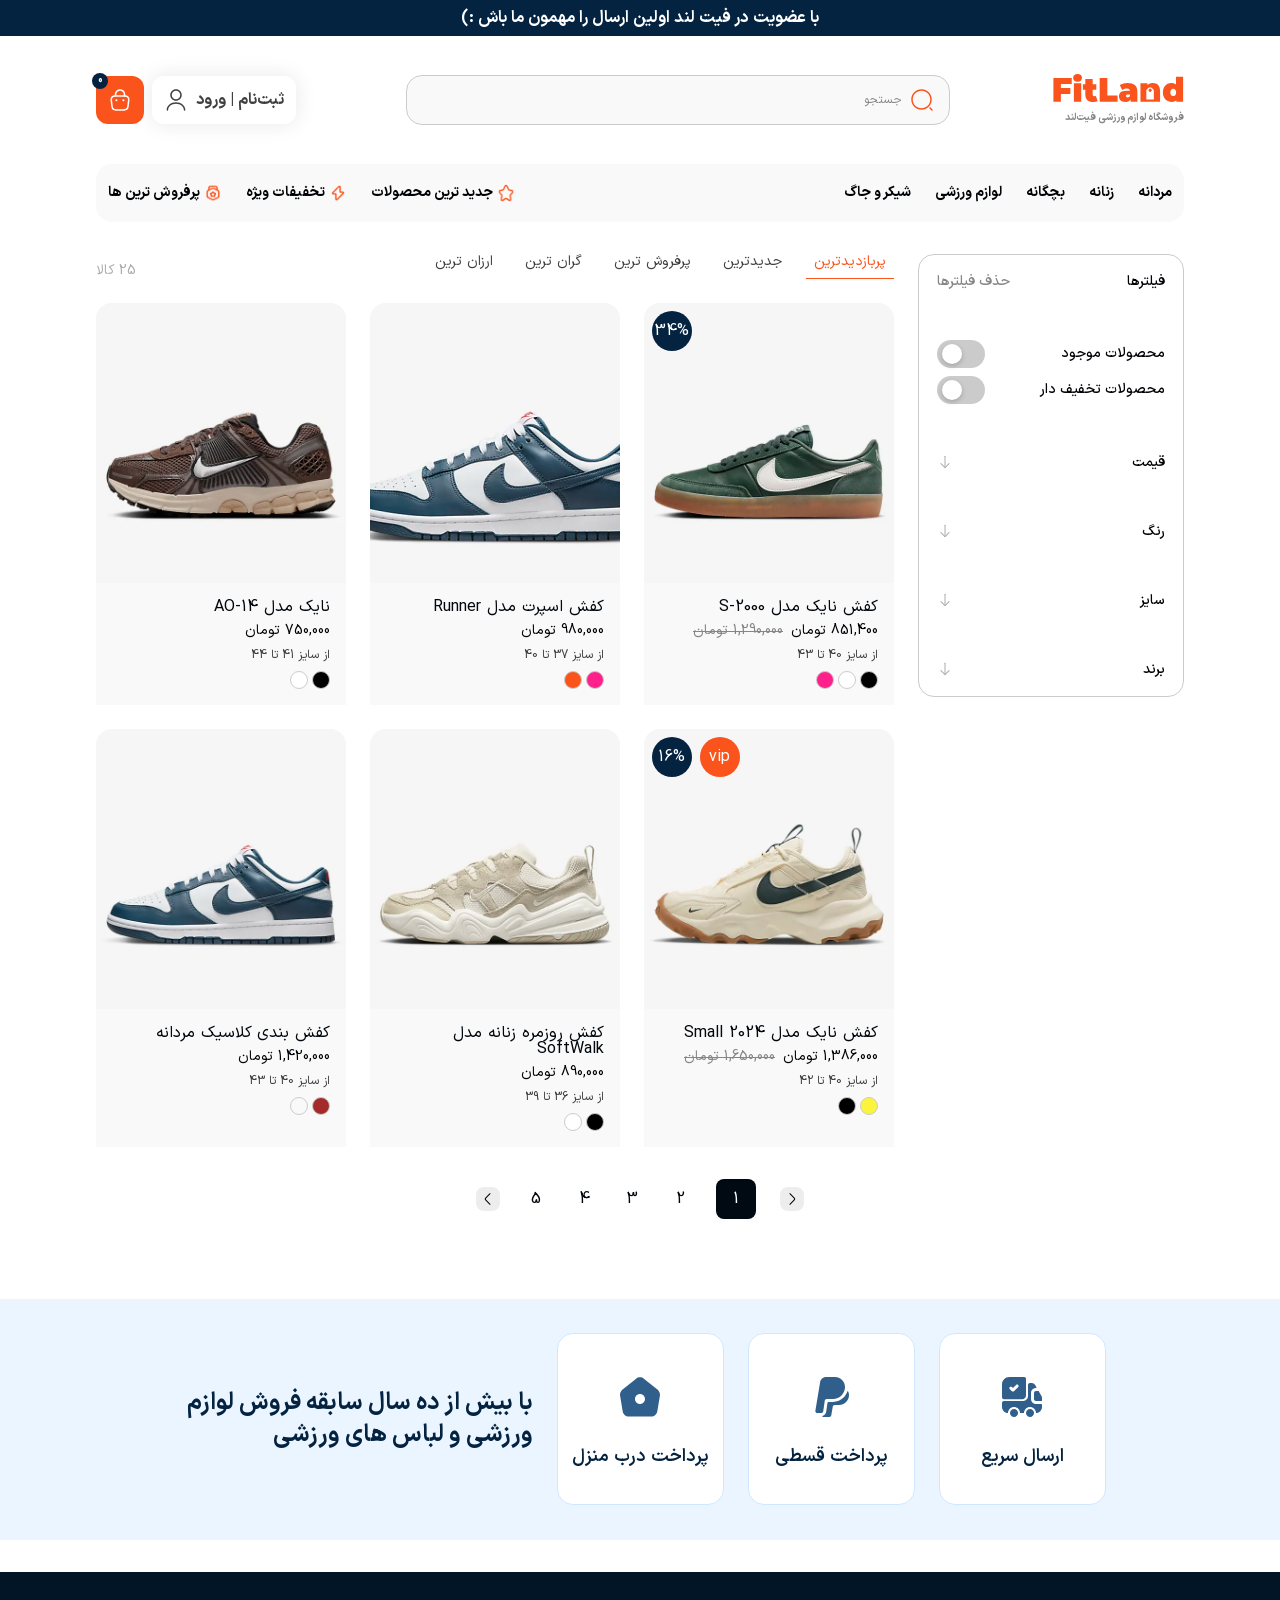
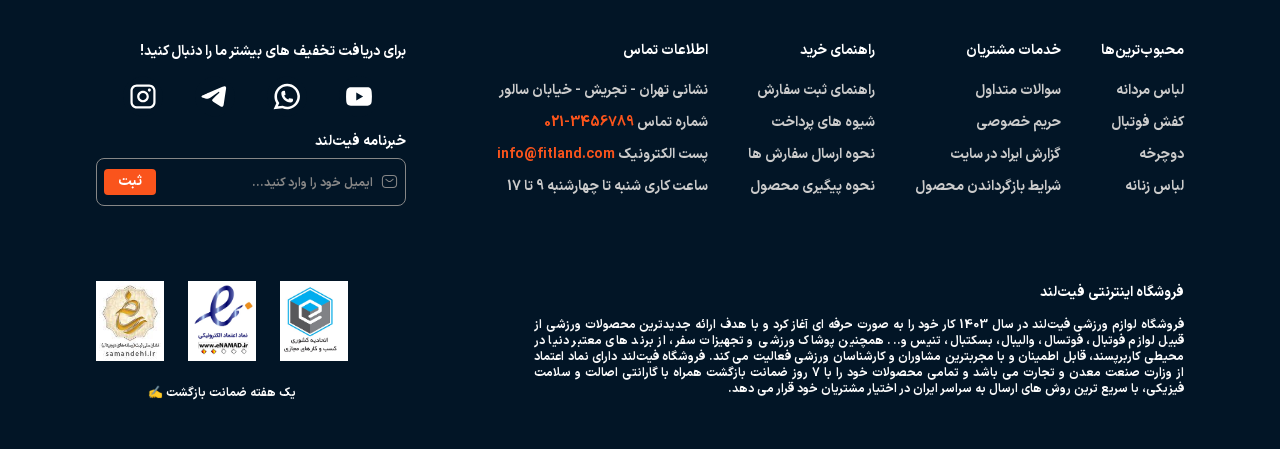
<file: category.html>
<!DOCTYPE html>
<html lang="fa" dir="rtl">

<head>
    <meta charset="UTF-8">
    <meta name="viewport" content="width=device-width, initial-scale=1.0">
    <title>categories</title>
    <link rel="stylesheet" href="style/reset.css">
    <link rel="stylesheet" href="style/root.css">
    <link rel="stylesheet" href="style/header.css">
    <link rel="stylesheet" href="style/footer.css">
    <link rel="stylesheet" href="style/category.css">
</head>

<body>
    <!-- All Svg -->
    <svg class="custom-svg">
        <symbol id="search" xmlns="http://www.w3.org/2000/svg" width="24" height="24" viewBox="0 0 24 24"
            fill="currentColor">
            <path
                d="M11.5 21.75C5.85 21.75 1.25 17.15 1.25 11.5C1.25 5.85 5.85 1.25 11.5 1.25C17.15 1.25 21.75 5.85 21.75 11.5C21.75 17.15 17.15 21.75 11.5 21.75ZM11.5 2.75C6.67 2.75 2.75 6.68 2.75 11.5C2.75 16.32 6.67 20.25 11.5 20.25C16.33 20.25 20.25 16.32 20.25 11.5C20.25 6.68 16.33 2.75 11.5 2.75Z" />
            <path
                d="M22.0004 22.7499C21.8104 22.7499 21.6204 22.6799 21.4704 22.5299L19.4704 20.5299C19.1804 20.2399 19.1804 19.7599 19.4704 19.4699C19.7604 19.1799 20.2404 19.1799 20.5304 19.4699L22.5304 21.4699C22.8204 21.7599 22.8204 22.2399 22.5304 22.5299C22.3804 22.6799 22.1904 22.7499 22.0004 22.7499Z" />
        </symbol>
        <symbol id="user" xmlns="http://www.w3.org/2000/svg" width="24" height="24" viewBox="0 0 24 24"
            fill="currentColor">
            <path
                d="M12 12.75C8.83 12.75 6.25 10.17 6.25 7C6.25 3.83 8.83 1.25 12 1.25C15.17 1.25 17.75 3.83 17.75 7C17.75 10.17 15.17 12.75 12 12.75ZM12 2.75C9.66 2.75 7.75 4.66 7.75 7C7.75 9.34 9.66 11.25 12 11.25C14.34 11.25 16.25 9.34 16.25 7C16.25 4.66 14.34 2.75 12 2.75Z" />
            <path
                d="M20.5901 22.75C20.1801 22.75 19.8401 22.41 19.8401 22C19.8401 18.55 16.3202 15.75 12.0002 15.75C7.68015 15.75 4.16016 18.55 4.16016 22C4.16016 22.41 3.82016 22.75 3.41016 22.75C3.00016 22.75 2.66016 22.41 2.66016 22C2.66016 17.73 6.85015 14.25 12.0002 14.25C17.1502 14.25 21.3401 17.73 21.3401 22C21.3401 22.41 21.0001 22.75 20.5901 22.75Z" />
        </symbol>
        <symbol id="cart" xmlns="http://www.w3.org/2000/svg" width="24" height="24" viewBox="0 0 24 24"
            fill="currentColor">
            <path
                d="M16.5 8.63005C16.09 8.63005 15.75 8.29005 15.75 7.88005V6.50005C15.75 5.45006 15.3 4.43005 14.52 3.72005C13.73 3.00005 12.71 2.67005 11.63 2.77005C9.83 2.94005 8.25 4.78005 8.25 6.70005V7.67005C8.25 8.08005 7.91 8.42005 7.5 8.42005C7.09 8.42005 6.75 8.08005 6.75 7.67005V6.69005C6.75 4.00005 8.92 1.52005 11.49 1.27005C12.99 1.13005 14.43 1.60005 15.53 2.61005C16.62 3.60005 17.25 5.02005 17.25 6.50005V7.88005C17.25 8.29005 16.91 8.63005 16.5 8.63005Z" />
            <path
                d="M14.9998 22.75H8.99982C4.37982 22.75 3.51982 20.6 3.29982 18.51L2.54982 12.52C2.43982 11.44 2.39982 9.89 3.44982 8.73C4.34982 7.73 5.83982 7.25 7.99982 7.25H15.9998C18.1698 7.25 19.6598 7.74 20.5498 8.73C21.5898 9.89 21.5598 11.44 21.4498 12.5L20.6998 18.51C20.4798 20.6 19.6198 22.75 14.9998 22.75ZM7.99982 8.75C6.30982 8.75 5.14982 9.08 4.55982 9.74C4.06982 10.28 3.90982 11.11 4.03982 12.35L4.78982 18.34C4.95982 19.94 5.39982 21.26 8.99982 21.26H14.9998C18.5998 21.26 19.0398 19.95 19.2098 18.36L19.9598 12.35C20.0898 11.13 19.9298 10.3 19.4398 9.75C18.8498 9.08 17.6898 8.75 15.9998 8.75H7.99982Z" />
            <path
                d="M15.4202 13.1499C14.8602 13.1499 14.4102 12.6999 14.4102 12.1499C14.4102 11.5999 14.8602 11.1499 15.4102 11.1499C15.9602 11.1499 16.4102 11.5999 16.4102 12.1499C16.4102 12.6999 15.9702 13.1499 15.4202 13.1499Z" />
            <path
                d="M8.42016 13.1499C7.86016 13.1499 7.41016 12.6999 7.41016 12.1499C7.41016 11.5999 7.86016 11.1499 8.41016 11.1499C8.96016 11.1499 9.41016 11.5999 9.41016 12.1499C9.41016 12.6999 8.97016 13.1499 8.42016 13.1499Z" />
        </symbol>
        <symbol id="star" xmlns="http://www.w3.org/2000/svg" width="24" height="24" viewBox="0 0 24 24"
            fill="currentColor">
            <path
                d="M17.6601 22.6701C17.1301 22.6701 16.4501 22.5001 15.6001 22.0001L12.6101 20.2301C12.3001 20.0501 11.7001 20.0501 11.4001 20.2301L8.40012 22.0001C6.63012 23.0501 5.59012 22.6301 5.12012 22.2901C4.66012 21.9501 3.94012 21.0801 4.41012 19.0801L5.12012 16.0101C5.20012 15.6901 5.04012 15.1401 4.80012 14.9001L2.32012 12.4201C1.08012 11.1801 1.18012 10.1201 1.35012 9.60007C1.52012 9.08007 2.06012 8.16007 3.78012 7.87007L6.97012 7.34007C7.27012 7.29007 7.70012 6.97007 7.83012 6.70007L9.60012 3.17007C10.4001 1.56007 11.4501 1.32007 12.0001 1.32007C12.5501 1.32007 13.6001 1.56007 14.4001 3.17007L16.1601 6.69007C16.3001 6.96007 16.7301 7.28007 17.0301 7.33007L20.2201 7.86007C21.9501 8.15007 22.4901 9.07007 22.6501 9.59007C22.8101 10.1101 22.9101 11.1701 21.6801 12.4101L19.2001 14.9001C18.9601 15.1401 18.8101 15.6801 18.8801 16.0101L19.5901 19.0801C20.0501 21.0801 19.3401 21.9501 18.8801 22.2901C18.6301 22.4701 18.2301 22.6701 17.6601 22.6701ZM12.0001 18.5901C12.4901 18.5901 12.9801 18.7101 13.3701 18.9401L16.3601 20.7101C17.2301 21.2301 17.7801 21.2301 17.9901 21.0801C18.2001 20.9301 18.3501 20.4001 18.1301 19.4201L17.4201 16.3501C17.2301 15.5201 17.5401 14.4501 18.1401 13.8401L20.6201 11.3601C21.1101 10.8701 21.3301 10.3901 21.2301 10.0601C21.1201 9.73007 20.6601 9.46007 19.9801 9.35007L16.7901 8.82007C16.0201 8.69007 15.1801 8.07007 14.8301 7.37007L13.0701 3.85007C12.7501 3.21007 12.3501 2.83007 12.0001 2.83007C11.6501 2.83007 11.2501 3.21007 10.9401 3.85007L9.17012 7.37007C8.82012 8.07007 7.98012 8.69007 7.21012 8.82007L4.03012 9.35007C3.35012 9.46007 2.89012 9.73007 2.78012 10.0601C2.67012 10.3901 2.90012 10.8801 3.39012 11.3601L5.87012 13.8401C6.47012 14.4401 6.78012 15.5201 6.59012 16.3501L5.88012 19.4201C5.65012 20.4101 5.81012 20.9301 6.02012 21.0801C6.23012 21.2301 6.77012 21.2201 7.65012 20.7101L10.6401 18.9401C11.0201 18.7101 11.5101 18.5901 12.0001 18.5901Z" />
        </symbol>
        <symbol id="flash" xmlns="http://www.w3.org/2000/svg" width="24" height="24" viewBox="0 0 24 24"
            fill="currentColor">
            <path
                d="M9.99057 22.7499C9.79057 22.7499 9.63057 22.7099 9.51057 22.6599C9.11057 22.5099 8.43057 22.0199 8.43057 20.4699V14.0199H6.09057C4.75057 14.0199 4.27057 13.3899 4.10057 13.0199C3.93057 12.6399 3.78057 11.8699 4.66057 10.8599L12.2306 2.25988C13.2506 1.09988 14.0806 1.17988 14.4806 1.32988C14.8806 1.47988 15.5606 1.96988 15.5606 3.51988V9.96988H17.9006C19.2406 9.96988 19.7206 10.5999 19.8906 10.9699C20.0606 11.3499 20.2106 12.1199 19.3306 13.1299L11.7606 21.7299C11.0506 22.5399 10.4306 22.7499 9.99057 22.7499ZM13.9306 2.73988C13.9006 2.77988 13.6906 2.87988 13.3606 3.25988L5.79057 11.8599C5.51057 12.1799 5.47057 12.3799 5.47057 12.4199C5.49057 12.4299 5.67057 12.5299 6.09057 12.5299H9.18057C9.59057 12.5299 9.93057 12.8699 9.93057 13.2799V20.4799C9.93057 20.9799 10.0206 21.1999 10.0606 21.2599C10.0906 21.2199 10.3006 21.1199 10.6306 20.7399L18.2006 12.1399C18.4806 11.8199 18.5206 11.6199 18.5206 11.5799C18.5006 11.5699 18.3206 11.4699 17.9006 11.4699H14.8106C14.4006 11.4699 14.0606 11.1299 14.0606 10.7199V3.51988C14.0706 3.01988 13.9706 2.80988 13.9306 2.73988Z" />
        </symbol>
        <symbol id="award" xmlns="http://www.w3.org/2000/svg" width="24" height="24" viewBox="0 0 24 24"
            fill="currentColor">
            <path
                d="M11.9998 22.7501C11.3998 22.7501 10.8098 22.6101 10.3298 22.3401L5.59977 19.6101C3.63977 18.2901 3.50977 18.0501 3.50977 15.9801V11.0201C3.50977 8.95006 3.63977 8.71006 5.55977 7.42006L10.3398 4.66006C11.2898 4.11006 12.7198 4.11006 13.6698 4.66006L18.3998 7.39006C20.3598 8.71006 20.4898 8.95006 20.4898 11.0201V15.9801C20.4898 18.0501 20.3598 18.2901 18.4398 19.5801L13.6598 22.3401C13.1898 22.6201 12.5898 22.7501 11.9998 22.7501ZM11.9998 5.75006C11.6598 5.75006 11.3198 5.82006 11.0798 5.96006L6.34977 8.69006C5.00977 9.60006 5.00977 9.60006 5.00977 11.0201V15.9801C5.00977 17.4001 5.00977 17.4001 6.39977 18.3401L11.0898 21.0401C11.5698 21.3201 12.4398 21.3201 12.9198 21.0401L17.6498 18.3101C18.9898 17.4001 18.9898 17.4001 18.9898 15.9801V11.0201C18.9898 9.60006 18.9898 9.60006 17.5998 8.66006L12.9098 5.96006C12.6798 5.82006 12.3398 5.75006 11.9998 5.75006Z" />
            <path
                d="M17.5 8.38C17.09 8.38 16.75 8.04 16.75 7.63V5C16.75 3.42 16.08 2.75 14.5 2.75H9.5C7.92 2.75 7.25 3.42 7.25 5V7.56C7.25 7.97 6.91 8.31 6.5 8.31C6.09 8.31 5.75 7.98 5.75 7.56V5C5.75 2.58 7.08 1.25 9.5 1.25H14.5C16.92 1.25 18.25 2.58 18.25 5V7.63C18.25 8.04 17.91 8.38 17.5 8.38Z" />
            <path
                d="M13.6302 17.6301C13.4202 17.6301 13.2002 17.5901 12.9802 17.5001L12.0002 17.1201L11.0202 17.5101C10.4902 17.7201 9.95024 17.6701 9.55024 17.3801C9.15024 17.0901 8.94024 16.5901 8.97024 16.0201L9.03024 14.9701L8.36024 14.1601C8.00024 13.7101 7.88024 13.1901 8.04024 12.7101C8.19024 12.2401 8.60024 11.8801 9.15024 11.7401L10.1702 11.4801L10.7402 10.5901C11.3502 9.63012 12.6602 9.63012 13.2702 10.5901L13.8402 11.4801L14.8602 11.7401C15.4102 11.8801 15.8202 12.2401 15.9702 12.7101C16.1202 13.1801 16.0002 13.7101 15.6402 14.1501L14.9702 14.9601L15.0302 16.0101C15.0602 16.5801 14.8502 17.0701 14.4502 17.3701C14.2102 17.5401 13.9302 17.6301 13.6302 17.6301ZM9.52024 13.2001L10.1902 14.0101C10.4202 14.2801 10.5502 14.7101 10.5302 15.0601L10.4702 16.1101L11.4502 15.7201C11.7802 15.5901 12.2202 15.5901 12.5502 15.7201L13.5302 16.1101L13.4702 15.0601C13.4502 14.7101 13.5802 14.2901 13.8102 14.0101L14.4802 13.2001L13.4602 12.9401C13.1202 12.8501 12.7602 12.5901 12.5702 12.3001L12.0102 11.4201L11.4402 12.3001C11.2502 12.6001 10.8902 12.8601 10.5502 12.9501L9.52024 13.2001Z" />
        </symbol>
        <symbol id="arrow-left" xmlns="http://www.w3.org/2000/svg" width="24" height="24" viewBox="0 0 24 24"
            fill="currentColor">
            <path
                d="M12 22.75C6.07 22.75 1.25 17.93 1.25 12C1.25 6.07 6.07 1.25 12 1.25C17.93 1.25 22.75 6.07 22.75 12C22.75 17.93 17.93 22.75 12 22.75ZM12 2.75C6.9 2.75 2.75 6.9 2.75 12C2.75 17.1 6.9 21.25 12 21.25C17.1 21.25 21.25 17.1 21.25 12C21.25 6.9 17.1 2.75 12 2.75Z" />
            <path
                d="M15.5 12.75H9.5C9.09 12.75 8.75 12.41 8.75 12C8.75 11.59 9.09 11.25 9.5 11.25H15.5C15.91 11.25 16.25 11.59 16.25 12C16.25 12.41 15.91 12.75 15.5 12.75Z" />
            <path
                d="M11.4995 15.7499C11.3095 15.7499 11.1195 15.6799 10.9695 15.5299L7.96945 12.5299C7.67945 12.2399 7.67945 11.7599 7.96945 11.4699L10.9695 8.46994C11.2595 8.17994 11.7395 8.17994 12.0295 8.46994C12.3195 8.75994 12.3195 9.23994 12.0295 9.52994L9.55945 11.9999L12.0295 14.4699C12.3195 14.7599 12.3195 15.2399 12.0295 15.5299C11.8795 15.6799 11.6895 15.7499 11.4995 15.7499Z" />
        </symbol>
        <symbol id="menu" xmlns="http://www.w3.org/2000/svg" width="24" height="24" viewBox="0 0 24 24"
            fill="currentColor">
            <path
                d="M21 7.75H3C2.59 7.75 2.25 7.41 2.25 7C2.25 6.59 2.59 6.25 3 6.25H21C21.41 6.25 21.75 6.59 21.75 7C21.75 7.41 21.41 7.75 21 7.75Z" />
            <path
                d="M21 12.75H3C2.59 12.75 2.25 12.41 2.25 12C2.25 11.59 2.59 11.25 3 11.25H21C21.41 11.25 21.75 11.59 21.75 12C21.75 12.41 21.41 12.75 21 12.75Z" />
            <path
                d="M21 17.75H3C2.59 17.75 2.25 17.41 2.25 17C2.25 16.59 2.59 16.25 3 16.25H21C21.41 16.25 21.75 16.59 21.75 17C21.75 17.41 21.41 17.75 21 17.75Z" />
        </symbol>
        <symbol id="right" xmlns="http://www.w3.org/2000/svg" width="24" height="24" viewBox="0 0 24 24"
            fill="currentColor">
            <path
                d="M8.90961 20.67C8.71961 20.67 8.52961 20.6 8.37961 20.45C8.08961 20.16 8.08961 19.68 8.37961 19.39L14.8996 12.87C15.3796 12.39 15.3796 11.61 14.8996 11.13L8.37961 4.61002C8.08961 4.32002 8.08961 3.84002 8.37961 3.55002C8.66961 3.26002 9.14961 3.26002 9.43961 3.55002L15.9596 10.07C16.4696 10.58 16.7596 11.27 16.7596 12C16.7596 12.73 16.4796 13.42 15.9596 13.93L9.43961 20.45C9.28961 20.59 9.09961 20.67 8.90961 20.67Z" />
        </symbol>
        <symbol id="left" xmlns="http://www.w3.org/2000/svg" width="24" height="24" viewBox="0 0 24 24"
            fill="currentColor">
            <path
                d="M14.9993 20.67C14.8093 20.67 14.6193 20.6 14.4693 20.45L7.9493 13.93C6.8893 12.87 6.8893 11.13 7.9493 10.07L14.4693 3.55002C14.7593 3.26002 15.2393 3.26002 15.5293 3.55002C15.8193 3.84002 15.8193 4.32002 15.5293 4.61002L9.0093 11.13C8.5293 11.61 8.5293 12.39 9.0093 12.87L15.5293 19.39C15.8193 19.68 15.8193 20.16 15.5293 20.45C15.3793 20.59 15.1893 20.67 14.9993 20.67Z" />
        </symbol>
        <symbol id="home" xmlns="http://www.w3.org/2000/svg" width="24" height="24" viewBox="0 0 24 24"
            fill="currentColor">
            <path
                d="M12 18.75C11.59 18.75 11.25 18.41 11.25 18V15C11.25 14.59 11.59 14.25 12 14.25C12.41 14.25 12.75 14.59 12.75 15V18C12.75 18.41 12.41 18.75 12 18.75Z" />
            <path
                d="M17.6009 22.5601H6.40094C4.58094 22.5601 2.92094 21.1601 2.62094 19.3701L1.29094 11.4001C1.07094 10.1601 1.68094 8.57007 2.67094 7.78007L9.60094 2.23007C10.9409 1.15007 13.0509 1.16007 14.4009 2.24007L21.3309 7.78007C22.3109 8.57007 22.9109 10.1601 22.7109 11.4001L21.3809 19.3601C21.0809 21.1301 19.3809 22.5601 17.6009 22.5601ZM11.9909 2.93007C11.4609 2.93007 10.9309 3.09007 10.5409 3.40007L3.61094 8.96007C3.05094 9.41007 2.65094 10.4501 2.77094 11.1601L4.10094 19.1201C4.28094 20.1701 5.33094 21.0601 6.40094 21.0601H17.6009C18.6709 21.0601 19.7209 20.1701 19.9009 19.1101L21.2309 11.1501C21.3409 10.4501 20.9409 9.39007 20.3909 8.95007L13.4609 3.41007C13.0609 3.09007 12.5209 2.93007 11.9909 2.93007Z" />
        </symbol>
        <symbol id="close" xmlns="http://www.w3.org/2000/svg" width="24" height="24" viewBox="0 0 24 24"
            fill="currentColor">
            <path
                d="M12 22.75C6.07 22.75 1.25 17.93 1.25 12C1.25 6.07 6.07 1.25 12 1.25C17.93 1.25 22.75 6.07 22.75 12C22.75 17.93 17.93 22.75 12 22.75ZM12 2.75C6.9 2.75 2.75 6.9 2.75 12C2.75 17.1 6.9 21.25 12 21.25C17.1 21.25 21.25 17.1 21.25 12C21.25 6.9 17.1 2.75 12 2.75Z" />
            <path
                d="M9.16937 15.5801C8.97937 15.5801 8.78938 15.5101 8.63938 15.3601C8.34938 15.0701 8.34938 14.5901 8.63938 14.3001L14.2994 8.64011C14.5894 8.35011 15.0694 8.35011 15.3594 8.64011C15.6494 8.93011 15.6494 9.41011 15.3594 9.70011L9.69937 15.3601C9.55937 15.5101 9.35937 15.5801 9.16937 15.5801Z" />
            <path
                d="M14.8294 15.5801C14.6394 15.5801 14.4494 15.5101 14.2994 15.3601L8.63938 9.70011C8.34938 9.41011 8.34938 8.93011 8.63938 8.64011C8.92937 8.35011 9.40937 8.35011 9.69937 8.64011L15.3594 14.3001C15.6494 14.5901 15.6494 15.0701 15.3594 15.3601C15.2094 15.5101 15.0194 15.5801 14.8294 15.5801Z" />
        </symbol>
        <symbol id="setting" xmlns="http://www.w3.org/2000/svg" width="24" height="24" viewBox="0 0 24 24"
            fill="currentColor">
            <path
                d="M22 7.25H16C15.59 7.25 15.25 6.91 15.25 6.5C15.25 6.09 15.59 5.75 16 5.75H22C22.41 5.75 22.75 6.09 22.75 6.5C22.75 6.91 22.41 7.25 22 7.25Z" />
            <path
                d="M6 7.25H2C1.59 7.25 1.25 6.91 1.25 6.5C1.25 6.09 1.59 5.75 2 5.75H6C6.41 5.75 6.75 6.09 6.75 6.5C6.75 6.91 6.41 7.25 6 7.25Z" />
            <path
                d="M10 10.75C7.66 10.75 5.75 8.84 5.75 6.5C5.75 4.16 7.66 2.25 10 2.25C12.34 2.25 14.25 4.16 14.25 6.5C14.25 8.84 12.34 10.75 10 10.75ZM10 3.75C8.48 3.75 7.25 4.98 7.25 6.5C7.25 8.02 8.48 9.25 10 9.25C11.52 9.25 12.75 8.02 12.75 6.5C12.75 4.98 11.52 3.75 10 3.75Z" />
            <path
                d="M22 18.25H18C17.59 18.25 17.25 17.91 17.25 17.5C17.25 17.09 17.59 16.75 18 16.75H22C22.41 16.75 22.75 17.09 22.75 17.5C22.75 17.91 22.41 18.25 22 18.25Z" />
            <path
                d="M8 18.25H2C1.59 18.25 1.25 17.91 1.25 17.5C1.25 17.09 1.59 16.75 2 16.75H8C8.41 16.75 8.75 17.09 8.75 17.5C8.75 17.91 8.41 18.25 8 18.25Z" />
            <path
                d="M14 21.75C11.66 21.75 9.75 19.84 9.75 17.5C9.75 15.16 11.66 13.25 14 13.25C16.34 13.25 18.25 15.16 18.25 17.5C18.25 19.84 16.34 21.75 14 21.75ZM14 14.75C12.48 14.75 11.25 15.98 11.25 17.5C11.25 19.02 12.48 20.25 14 20.25C15.52 20.25 16.75 19.02 16.75 17.5C16.75 15.98 15.52 14.75 14 14.75Z" />
        </symbol>
        <symbol id="sort" xmlns="http://www.w3.org/2000/svg" width="24" height="24" viewBox="0 0 24 24"
            fill="currentColor">
            <path
                d="M21 7.75H3C2.59 7.75 2.25 7.41 2.25 7C2.25 6.59 2.59 6.25 3 6.25H21C21.41 6.25 21.75 6.59 21.75 7C21.75 7.41 21.41 7.75 21 7.75Z" />
            <path
                d="M18 12.75H6C5.59 12.75 5.25 12.41 5.25 12C5.25 11.59 5.59 11.25 6 11.25H18C18.41 11.25 18.75 11.59 18.75 12C18.75 12.41 18.41 12.75 18 12.75Z" />
            <path
                d="M14 17.75H10C9.59 17.75 9.25 17.41 9.25 17C9.25 16.59 9.59 16.25 10 16.25H14C14.41 16.25 14.75 16.59 14.75 17C14.75 17.41 14.41 17.75 14 17.75Z" />
        </symbol>
        <symbol id="buy-crypto" xmlns="http://www.w3.org/2000/svg" width="24" height="24" viewBox="0 0 24 24"
            fill="currentColor">
            <path
                d="M15.4998 15.75C15.3198 15.75 15.1198 15.74 14.9398 15.73C14.5698 15.71 14.2697 15.41 14.2397 15.04C14.0197 12.25 11.7498 9.98999 8.96976 9.76999C8.59976 9.73999 8.29975 9.44001 8.27975 9.07001C8.26975 8.89001 8.25977 8.69001 8.25977 8.51001C8.25977 4.51001 11.5098 1.26001 15.5098 1.26001C19.5098 1.26001 22.7598 4.51001 22.7598 8.51001C22.7598 12.51 19.4998 15.75 15.4998 15.75ZM9.74976 8.35999C12.7298 8.88999 15.1198 11.27 15.6398 14.25C18.7498 14.17 21.2498 11.63 21.2498 8.5C21.2498 5.33 18.6698 2.75 15.4998 2.75C12.3798 2.75 9.82976 5.24999 9.74976 8.35999Z" />
            <path
                d="M8.5 22.75C4.5 22.75 1.25 19.5 1.25 15.5C1.25 11.5 4.5 8.25 8.5 8.25C8.68 8.25 8.88 8.25999 9.06 8.26999C12.59 8.54999 15.45 11.41 15.72 14.92C15.73 15.12 15.74 15.32 15.74 15.5C15.75 19.5 12.5 22.75 8.5 22.75ZM8.5 9.75C5.33 9.75 2.75 12.33 2.75 15.5C2.75 18.67 5.33 21.25 8.5 21.25C11.67 21.25 14.25 18.67 14.25 15.5C14.25 15.34 14.24 15.18 14.23 15.02C14.01 12.25 11.74 9.98001 8.95999 9.76001C8.81999 9.76001 8.66 9.75 8.5 9.75Z" />
            <path
                d="M8.5 18.75C8.23 18.75 7.97 18.6 7.84 18.36L7.06 16.94L5.64001 16.16C5.40001 16.03 5.25 15.78 5.25 15.5C5.25 15.22 5.40001 14.97 5.64001 14.84L7.06 14.06L7.84 12.64C8.1 12.16 8.89 12.16 9.16 12.64L9.94 14.06L11.36 14.84C11.6 14.97 11.75 15.22 11.75 15.5C11.75 15.78 11.6 16.03 11.36 16.16L9.94 16.94L9.16 18.36C9.03 18.6 8.77 18.75 8.5 18.75ZM7.56 15.5L7.97 15.73C8.1 15.8 8.19999 15.9 8.26999 16.03L8.5 16.44L8.73001 16.03C8.80001 15.9 8.9 15.8 9.03 15.73L9.44 15.5L9.03 15.27C8.9 15.2 8.80001 15.1 8.73001 14.97L8.5 14.56L8.26999 14.97C8.19999 15.1 8.1 15.2 7.97 15.27L7.56 15.5Z" />
        </symbol>
    </svg>
    <!-- Header -->
    <header class="desktop-header">
        <div class="container-fluid">
            <!-- Top Header -->
            <div class="first-header">
                <h3>با عضویت در فیت لند اولین ارسال را مهمون ما باش :)</h3>
            </div>
            <!-- Main Header -->
            <div class="container">
                <div class="main-header">
                    <!-- Logo -->
                    <div class="logo-box">
                        <img src="image/Logo.svg" alt="">
                        <span>فروشگاه لوازم ورزشی فیت‌لند</span>
                    </div>
                    <!-- Search -->
                    <div class="search-box">
                        <svg>
                            <use href="#search"></use>
                        </svg>
                        <input type="search" placeholder="جستجو">
                    </div>
                    <!-- Cart & Account -->
                    <div class="user-cart-box">
                        <!-- Account -->
                        <div class="user-btn-box">
                            <a href="login.html" class="user-btn">
                                ثبت‌نام | ورود
                                <svg>
                                    <use href="#user"></use>
                                </svg>
                            </a>
                        </div>
                        <!-- Cart -->
                        <div class="cart">
                            <a href="basket.html" class="cart-icon">
                                <svg>
                                    <use href="#cart"></use>
                                </svg>
                                <span class="count">0</span>
                            </a>
                            <!-- Cart Box -->
                            <div class="cart-box">
                                <!-- Cart Box Product -->
                                <div class="cart-box-product-container">
                                    <div class="cart-item">
                                        <div class="cart-box-product">
                                            <!-- Image -->
                                            <div class="cart-box-product-image">
                                                <img src="image/product/8fad79ab19168d3d8e3e254edb225847ecd506dd.png"
                                                    alt="">
                                            </div>
                                            <!-- Info -->
                                            <div class="cart-box-product-info">
                                                <!-- Title -->
                                                <div class="cart-box-product-title">
                                                    <h2>ست ورزشی نایک 2009 </h2>
                                                </div>
                                                <!-- Price -->
                                                <div class="cart-box-product-price">
                                                    <h3>4,800,000 </h3>
                                                    <span>تومان</span>
                                                </div>
                                                <!-- Color -->
                                                <div class="cart-box-product-color">
                                                    <div class="color-cart-box-product"></div>
                                                    <h4>سرمه ای</h4>
                                                </div>
                                                <!-- Count -->
                                                <div class="cart-box-product-count">
                                                    <h5>1 عدد</h5>
                                                </div>
                                            </div>
                                        </div>
                                        <div class="cart-box-product">
                                            <!-- Image -->
                                            <div class="cart-box-product-image">
                                                <img src="image/product/8fad79ab19168d3d8e3e254edb225847ecd506dd.png"
                                                    alt="">
                                            </div>
                                            <!-- Info -->
                                            <div class="cart-box-product-info">
                                                <!-- Title -->
                                                <div class="cart-box-product-title">
                                                    <h2>ست ورزشی نایک 2009 </h2>
                                                </div>
                                                <!-- Price -->
                                                <div class="cart-box-product-price">
                                                    <h3>4,800,000 </h3>
                                                    <span>تومان</span>
                                                </div>
                                                <!-- Color -->
                                                <div class="cart-box-product-color">
                                                    <div class="color-cart-box-product"></div>
                                                    <h4>سرمه ای</h4>
                                                </div>
                                                <!-- Count -->
                                                <div class="cart-box-product-count">
                                                    <h5>1 عدد</h5>
                                                </div>
                                            </div>
                                        </div>
                                    </div>
                                    <div class="cart-total-price-btn">
                                        <!-- Total Price -->
                                        <div class="cart-total-price">
                                            <span>جمع کل:</span>
                                            <h3>9,600,000 <span>تومان</span></h3>
                                        </div>
                                        <!-- Cart Box Product Btn -->
                                        <div class="cart-box-product-btn">
                                            <a href="#">
                                                <svg>
                                                    <use href="#buy-crypto"></use>
                                                </svg>
                                                نهایی کردن خرید
                                            </a>
                                        </div>
                                    </div>
                                </div>
                            </div>
                        </div>
                    </div>
                </div>
            </div>
            <!-- Navs -->
            <div class="navs-box container">
                <nav>
                    <div class="nav-ul-container">
                        <!-- First Menu -->
                        <ul>
                            <li class="has-dropdown">
                                <a class="mens-menu" href="#">مردانه</a>
                                <!-- Menu items container -->
                                <div class="menu-items-container">
                                    <!-- Mens menu item -->
                                    <div class="menus-item">
                                        <ul>
                                            <h2>ست لباس ورزشی</h2>
                                            <li>
                                                <a href="#">ست لباس ورزشی</a>
                                            </li>
                                            <li>
                                                <a href="#">تیشرت ,بلوز و استرچ ورزشی</a>
                                            </li>
                                            <li>
                                                <a href="#">نیم تنه ورزشی</a>
                                            </li>
                                            <li>
                                                <a href="#">تاب ورزشی</a>
                                            </li>
                                            <li>
                                                <a href="#">کیت ورزشی</a>
                                            </li>
                                            <li>
                                                <a href="#">سویشرت</a>
                                            </li>
                                            <li>
                                                <a href="#">هودی</a>
                                            </li>
                                            <li>
                                                <a href="#">مایو</a>
                                            </li>
                                        </ul>
                                    </div>
                                    <div class="menus-item">
                                        <ul>
                                            <h2>شلوار ورزشی زنانه</h2>
                                            <li>
                                                <a href="#">شلوار ورزشی</a>
                                            </li>
                                            <li>
                                                <a href="#">شلوارک ورزشی</a>
                                            </li>
                                            <li>
                                                <a href="#">لگ و نیم لگ</a>
                                            </li>
                                            <li>
                                                <a href="#">جاگر</a>
                                            </li>
                                        </ul>
                                        <ul>
                                            <h2>اکسسوری</h2>
                                            <li>
                                                <a href="#">جوراب ورزشی</a>
                                            </li>
                                            <li>
                                                <a href="#">کلاه ورزشی</a>
                                            </li>
                                            <li>
                                                <a href="#">دستبند ورزشی</a>
                                            </li>
                                            <li>
                                                <a href="#">هدبند</a>
                                            </li>
                                        </ul>
                                    </div>
                                    <div class="menus-item">
                                        <ul>
                                            <h2>کفش ورزشی</h2>
                                            <li>
                                                <a href="#">کفش کوهنوردی</a>
                                            </li>
                                            <li>
                                                <a href="#">کفش کوهنوردی</a>
                                            </li>
                                            <li>
                                                <a href="#">کفش اسکیت</a>
                                            </li>
                                            <li>
                                                <a href="#">کفش بسکتبال</a>
                                            </li>
                                            <li>
                                                <a href="#">کفش کشتی</a>
                                            </li>
                                            <li>
                                                <a href="#">کتانی رانینگ</a>
                                            </li>
                                            <li>
                                                <a href="#">استوک</a>
                                            </li>
                                            <li>
                                                <a href="#">دمبایی</a>
                                            </li>
                                        </ul>
                                    </div>
                                    <div class="menus-item brand">
                                        <ul>
                                            <h2>برند بیشنهادی</h2>
                                            <li>
                                                <a href="#">nike</a>
                                            </li>
                                            <li>
                                                <a href="#">the north face</a>
                                            </li>
                                            <li>
                                                <a href="#">under armour</a>
                                            </li>
                                            <li>
                                                <a href="#">adidas</a>
                                            </li>
                                            <li>
                                                <a href="#">fila</a>
                                            </li>
                                        </ul>
                                    </div>
                                    <div class="menu-image">
                                        <img src="image/menu/mens.png" alt="" width="249px" height="319px">
                                    </div>
                                </div>
                            </li>
                            <li class="has-dropdown">
                                <a class="womens-menu" href="#">زنانه</a>
                                <!-- Menu items container -->
                                <div class="menu-items-container">
                                    <!-- Mens menu item -->
                                    <div class="menus-item">
                                        <ul>
                                            <h2>ست لباس ورزشی</h2>
                                            <li>
                                                <a href="#">ست لباس ورزشی</a>
                                            </li>
                                            <li>
                                                <a href="#">تیشرت ,بلوز و استرچ ورزشی</a>
                                            </li>
                                            <li>
                                                <a href="#">نیم تنه ورزشی</a>
                                            </li>
                                            <li>
                                                <a href="#">تاب ورزشی</a>
                                            </li>
                                            <li>
                                                <a href="#">کیت ورزشی</a>
                                            </li>
                                            <li>
                                                <a href="#">سویشرت</a>
                                            </li>
                                            <li>
                                                <a href="#">هودی</a>
                                            </li>
                                            <li>
                                                <a href="#">مایو</a>
                                            </li>
                                        </ul>
                                    </div>
                                    <div class="menus-item">
                                        <ul>
                                            <h2>شلوار ورزشی زنانه</h2>
                                            <li>
                                                <a href="#">شلوار ورزشی</a>
                                            </li>
                                            <li>
                                                <a href="#">شلوارک ورزشی</a>
                                            </li>
                                            <li>
                                                <a href="#">لگ و نیم لگ</a>
                                            </li>
                                            <li>
                                                <a href="#">جاگر</a>
                                            </li>
                                        </ul>
                                        <ul>
                                            <h2>اکسسوری</h2>
                                            <li>
                                                <a href="#">جوراب ورزشی</a>
                                            </li>
                                            <li>
                                                <a href="#">کلاه ورزشی</a>
                                            </li>
                                            <li>
                                                <a href="#">دستبند ورزشی</a>
                                            </li>
                                            <li>
                                                <a href="#">هدبند</a>
                                            </li>
                                        </ul>
                                    </div>
                                    <div class="menus-item">
                                        <ul>
                                            <h2>کفش ورزشی</h2>
                                            <li>
                                                <a href="#">کفش کوهنوردی</a>
                                            </li>
                                            <li>
                                                <a href="#">کفش کوهنوردی</a>
                                            </li>
                                            <li>
                                                <a href="#">کفش اسکیت</a>
                                            </li>
                                            <li>
                                                <a href="#">کفش بسکتبال</a>
                                            </li>
                                            <li>
                                                <a href="#">کفش کشتی</a>
                                            </li>
                                            <li>
                                                <a href="#">کتانی رانینگ</a>
                                            </li>
                                            <li>
                                                <a href="#">استوک</a>
                                            </li>
                                            <li>
                                                <a href="#">دمبایی</a>
                                            </li>
                                        </ul>
                                        <ul>
                                            <h2>جوراب ورزشی</h2>
                                            <li>
                                                <a href="#">جوراب ورزشی</a>
                                            </li>
                                        </ul>
                                    </div>
                                    <div class="menus-item brand">
                                        <ul>
                                            <h2>برند بیشنهادی</h2>
                                            <li>
                                                <a href="#">nike</a>
                                            </li>
                                            <li>
                                                <a href="#">the north face</a>
                                            </li>
                                            <li>
                                                <a href="#">under armour</a>
                                            </li>
                                            <li>
                                                <a href="#">adidas</a>
                                            </li>
                                            <li>
                                                <a href="#">fila</a>
                                            </li>
                                        </ul>
                                    </div>
                                    <div class="menu-image">
                                        <img src="image/menu/women.png" alt="" width="249px" height="319px">
                                    </div>
                                </div>
                            </li>
                            <li class="has-dropdown">
                                <a class="kids-menu" href="#">بچگانه</a>
                                <!-- Menu items container -->
                                <div class="menu-items-container">
                                    <!-- Mens menu item -->
                                    <div class="menus-item">
                                        <ul>
                                            <h2>لباس ورزشی دخترانه</h2>
                                            <li>
                                                <a href="#">ست لباس ورزشی</a>
                                            </li>
                                            <li>
                                                <a href="#">تیشرت ,بلوز و استرچ ورزشی</a>
                                            </li>
                                            <li>
                                                <a href="#">نیم تنه ورزشی</a>
                                            </li>
                                            <li>
                                                <a href="#">کیت ورزشی</a>
                                            </li>
                                            <li>
                                                <a href="#">سویشرت</a>
                                            </li>
                                            <li>
                                                <a href="#">هودی</a>
                                            </li>
                                            <li>
                                                <a href="#">مایو</a>
                                            </li>
                                        </ul>
                                        <ul>
                                            <h2>شلوار ورزشی دخترانه</h2>
                                            <li>
                                                <a href="#">شلوار ورزشی</a>
                                            </li>
                                            <li>
                                                <a href="#">شلوارک ورزشی</a>
                                            </li>
                                        </ul>
                                    </div>
                                    <div class="menus-item">
                                        <ul>
                                            <h2>لباس ورزشی بسرونه</h2>
                                            <li>
                                                <a href="#">ست لباس ورزشی</a>
                                            </li>
                                            <li>
                                                <a href="#">تیشرت ,بلوز و استرچ ورزشی</a>
                                            </li>
                                            <li>
                                                <a href="#">کیت ورزشی</a>
                                            </li>
                                            <li>
                                                <a href="#">سویشرت</a>
                                            </li>
                                            <li>
                                                <a href="#">هودی</a>
                                            </li>
                                            <li>
                                                <a href="#">مایو</a>
                                            </li>
                                        </ul>
                                        <ul>
                                            <h2>شلوار ورزشی پسرونه</h2>
                                            <li>
                                                <a href="#">شلوار ورزشی</a>
                                            </li>
                                            <li>
                                                <a href="#">شلوارک ورزشی</a>
                                            </li>
                                        </ul>
                                    </div>
                                    <div class="menus-item">
                                        <ul>
                                            <h2>کفش ورزشی دخترانه</h2>
                                            <li>
                                                <a href="#">کفش کوهنوردی</a>
                                            </li>
                                            <li>
                                                <a href="#">کفش اسکیت</a>
                                            </li>
                                            <li>
                                                <a href="#">کفش بسکتبال</a>
                                            </li>
                                            <li>
                                                <a href="#">استوک</a>
                                            </li>
                                        </ul>
                                        <ul>
                                            <h2>کفش ورزشی پسرانه</h2>
                                            <li>
                                                <a href="#">کفش کوهنوردی</a>
                                            </li>
                                            <li>
                                                <a href="#">کفش اسکیت</a>
                                            </li>
                                            <li>
                                                <a href="#">کفش بسکتبال</a>
                                            </li>
                                            <li>
                                                <a href="#">استوک</a>
                                            </li>
                                        </ul>
                                        <ul>
                                            <h2>جوراب ورزشی</h2>
                                            <li>
                                                <a href="#">جوراب ورزشی</a>
                                            </li>
                                        </ul>
                                    </div>
                                    <div class="menus-item brand">
                                        <ul>
                                            <h2>برند بیشنهادی</h2>
                                            <li>
                                                <a href="#">nike</a>
                                            </li>
                                            <li>
                                                <a href="#">the north face</a>
                                            </li>
                                            <li>
                                                <a href="#">under armour</a>
                                            </li>
                                            <li>
                                                <a href="#">adidas</a>
                                            </li>
                                            <li>
                                                <a href="#">fila</a>
                                            </li>
                                        </ul>
                                    </div>
                                    <div class="menu-image">
                                        <img src="image/menu/kids.png" alt="" width="249px" height="319px">
                                    </div>
                                </div>
                            </li>
                            <li class="has-dropdown">
                                <a class="sport-equipment-menu" href="#">لوازم ورزشی</a>
                                <!-- Menu items container -->
                                <div class="menu-items-container">
                                    <!-- Mens menu item -->
                                    <div class="menus-item">
                                        <ul>
                                            <li>
                                                <a href="#">وزنه و دمبل</a>
                                            </li>
                                            <li>
                                                <a href="#">لوازم یوگا و بیلاتس</a>
                                            </li>
                                            <li>
                                                <a href="#">لوازم فیتنس و بدنسازی</a>
                                            </li>
                                        </ul>
                                    </div>
                                    <div class="menus-item">
                                        <ul>
                                            <li>
                                                <a href="#">مچ بند ,ساق بند ,زانو بند </a>
                                            </li>
                                            <li>
                                                <a href="#">ساک ورزشی</a>
                                            </li>
                                            <li>
                                                <a href="#">وسایل شنا</a>
                                            </li>
                                        </ul>
                                    </div>
                                    <div class="menus-item">
                                        <ul>
                                            <li>
                                                <a href="#">کوله و شوزبگ</a>
                                            </li>
                                            <li>
                                                <a href="#">لوازم دیگر</a>
                                            </li>
                                        </ul>
                                    </div>
                                    <div class="menus-item brand">
                                        <ul>
                                            <h2>برند بیشنهادی</h2>
                                            <li>
                                                <a href="#">nike</a>
                                            </li>
                                            <li>
                                                <a href="#">under armour</a>
                                            </li>
                                        </ul>
                                    </div>
                                    <div class="menu-image">
                                        <img src="image/menu/54e7f7d95f0093fdf1776a10a666989cb460fbc4.png" alt=""
                                            width="20%">
                                    </div>
                                </div>
                            </li>
                            <li class="has-dropdown">
                                <a class="mens-menu" href="#">شیکر و جاگ</a>
                                <!-- Menu items container -->
                                <div class="menu-items-container">
                                    <!-- Mens menu item -->
                                    <div class="menus-item">
                                        <ul>
                                            <h2>شیکر</h2>
                                            <li>
                                                <a href="#">شیکر بدنسازی</a>
                                            </li>
                                            <li>
                                                <a href="#">مخلوط کن و شیکر برقی</a>
                                            </li>
                                        </ul>
                                    </div>
                                    <div class="menus-item">
                                        <ul>
                                            <h2>ماگ و فلاسک</h2>
                                            <li>
                                                <a href="#">ماگ و فلاسک</a>
                                            </li>
                                        </ul>
                                    </div>
                                    <div class="menus-item">
                                        <ul>
                                            <h2>جا بودری و جا قرصی</h2>
                                            <li>
                                                <a href="#">جا بودری و جا قرصی</a>
                                            </li>
                                        </ul>
                                    </div>
                                    <div class="menus-item brand">
                                        <ul>
                                            <h2>قمقمه ورزشی</h2>
                                            <li>
                                                <a href="#">قمقمه ورزشی</a>
                                            </li>
                                        </ul>
                                    </div>
                                    <div class="menu-image">
                                        <img src="image/menu/555603895279c93222067cdcc793a1869b989102.jpg" alt=""
                                            width="11%">
                                    </div>
                                </div>
                            </li>
                        </ul>
                        <!-- Second Menu -->
                        <ul class="second-menu">
                            <li>
                                <img src="image/Icon/star.png" alt="" width="18px" height="18px">
                                <a href="#">جدید ترین محصولات</a>
                            </li>
                            <li>
                                <img src="image/Icon/flash.png" alt="" width="18px" height="18px">
                                <a href="#">تخفیفات ویژه</a>
                            </li>
                            <li>
                                <img src="image/Icon/award.png" alt="" width="18px" height="18px">
                                <a href="#">پرفروش ترین ها</a>
                            </li>
                        </ul>
                    </div>
                </nav>
            </div>
        </div>
    </header>
    <!-- Mobile Header -->
    <div class="container-fluid mobile-header">
        <div class="first-header">
            <h3>با عضویت در فیت لند اولین ارسال را مهمون ما باش :)</h3>
        </div>
        <!-- Nav mobile-->
        <div class="nav-container">
            <div class="logo-nav-mobile-container">
                <img src="image/Logo.svg" alt="">
                <div class="close-nav-btn">
                    <svg>
                        <use href="#close"></use>
                    </svg>
                </div>
            </div>
            <nav>
                <ul class="nav-mobile">
                    <li>
                        <a href="#" class="nav-item-mobile nav-item-mobile-active">
                            <svg>
                                <use href="#home"></use>
                            </svg>
                            خانه
                        </a>
                    </li>
                    <li>
                        <a href="#" class="nav-item-mobile">
                            <svg>
                                <use href="#home"></use>
                            </svg>
                            مردانه
                        </a>
                    </li>
                    <li>
                        <a href="#" class="nav-item-mobile">
                            <svg>
                                <use href="#home"></use>
                            </svg>
                            زنانه
                        </a>
                    </li>
                    <li>
                        <a href="#" class="nav-item-mobile">
                            <svg>
                                <use href="#home"></use>
                            </svg>
                            بچگانه
                        </a>
                    </li>
                    <li>
                        <a href="#" class="nav-item-mobile">
                            <svg>
                                <use href="#home"></use>
                            </svg>
                            لوازم ورزشی
                        </a>
                    </li>
                    <li>
                        <a href="#" class="nav-item-mobile">
                            <svg>
                                <use href="#home"></use>
                            </svg>
                            شیکر و جاگ
                        </a>
                    </li>
                    <li>
                        <a href="#" class="nav-item-mobile">
                            <svg>
                                <use href="#star"></use>
                            </svg>
                            جدید ترین محصولات
                        </a>
                    </li>
                    <li>
                        <a href="#" class="nav-item-mobile">
                            <svg>
                                <use href="#flash"></use>
                            </svg>
                            تخفیفات ویژه
                        </a>
                    </li>
                    <li>
                        <a href="#" class="nav-item-mobile">
                            <svg>
                                <use href="#award"></use>
                            </svg>
                            پرفروش ترین ها
                        </a>
                    </li>
                </ul>
            </nav>
        </div>
        <!-- Logo & Menu -->
        <div class="logo-menu-container container">
            <div class="logo-box">
                <img src="image/Logo.svg" alt="">
            </div>
            <div class="open-nav-btn">
                <svg class="mobile-nav-icon">
                    <use href="#menu"></use>
                </svg>
            </div>
        </div>
        <!-- Search Box -->
        <div class="container">
            <div class="search-box">
                <svg>
                    <use href="#search"></use>
                </svg>
                <input type="search" placeholder="جستجو">
            </div>
        </div>
    </div>
    <!-- Body WebSite -->
    <main>
        <section>
            <div class="container">
                <div class="categories-container">
                    <!-- Filters -->
                    <div class="filters">
                        <!-- Filters Title -->
                        <div class="filter-container">
                            <div class="filter-container-title">
                                <h3>فیلترها</h3>
                                <span class="remove-filters" id="remove-filters">حذف فیلترها</span>
                            </div>
                        </div>
                        <div class="filter-container">
                            <div class="stock-filters-container">
                                <div class="stock-filter-container">
                                    <h3>محصولات موجود </h3>
                                    <span class="toggle-switch-btn">
                                        <label class="toggle-switch">
                                            <input type="checkbox" id="stock-checkbox">
                                            <div class="toggle-switch-background">
                                                <div class="toggle-switch-handle"></div>
                                            </div>
                                        </label>
                                    </span>
                                </div>
                                <div class="stock-filter-container">
                                    <h3>محصولات تخفیف دار </h3>
                                    <span class="toggle-switch-btn">
                                        <label class="toggle-switch">
                                            <input type="checkbox" id="discount-checkbox">
                                            <div class="toggle-switch-background">
                                                <div class="toggle-switch-handle"></div>
                                            </div>
                                        </label>
                                    </span>
                                </div>
                            </div>
                        </div>
                        <div class="filter-container">
                            <div class="filter-container-show">
                                <h3>قیمت</h3>
                                <span class="dropdown-menu-filter-item">
                                    <svg xmlns="http://www.w3.org/2000/svg" width="24" height="24" viewBox="0 0 24 24"
                                        fill="currentColor" style="    width: 16px;    height: 16px;">
                                        <path
                                            d="M11.9991 21.2501C11.8091 21.2501 11.6191 21.1801 11.4691 21.0301L5.39914 14.9601C5.10914 14.6701 5.10914 14.1901 5.39914 13.9001C5.68914 13.6101 6.16914 13.6101 6.45914 13.9001L11.9991 19.4401L17.5391 13.9001C17.8291 13.6101 18.3091 13.6101 18.5991 13.9001C18.8891 14.1901 18.8891 14.6701 18.5991 14.9601L12.5291 21.0301C12.3791 21.1801 12.1891 21.2501 11.9991 21.2501Z" />
                                        <path
                                            d="M12 21.08C11.59 21.08 11.25 20.74 11.25 20.33V3.5C11.25 3.09 11.59 2.75 12 2.75C12.41 2.75 12.75 3.09 12.75 3.5V20.33C12.75 20.74 12.41 21.08 12 21.08Z" />
                                    </svg>
                                </span>
                            </div>
                            <div class="filter-dropdown-container">
                                <div class="filter-dropdown-pricing">
                                    <h3>بیشترین</h3>
                                    <input type="text" placeholder="وارد کنید">
                                </div>
                                <div class="filter-dropdown-pricing">
                                    <h3>کمترین</h3>
                                    <input type="text" placeholder="وارد کنید">
                                </div>
                            </div>
                        </div>
                        <div class="filter-container">
                            <div class="filter-container-show">
                                <h3>رنگ</h3>
                                <span class="dropdown-menu-filter-item">
                                    <svg xmlns="http://www.w3.org/2000/svg" width="24" height="24" viewBox="0 0 24 24"
                                        fill="currentColor" style="    width: 16px;    height: 16px;">
                                        <path
                                            d="M11.9991 21.2501C11.8091 21.2501 11.6191 21.1801 11.4691 21.0301L5.39914 14.9601C5.10914 14.6701 5.10914 14.1901 5.39914 13.9001C5.68914 13.6101 6.16914 13.6101 6.45914 13.9001L11.9991 19.4401L17.5391 13.9001C17.8291 13.6101 18.3091 13.6101 18.5991 13.9001C18.8891 14.1901 18.8891 14.6701 18.5991 14.9601L12.5291 21.0301C12.3791 21.1801 12.1891 21.2501 11.9991 21.2501Z" />
                                        <path
                                            d="M12 21.08C11.59 21.08 11.25 20.74 11.25 20.33V3.5C11.25 3.09 11.59 2.75 12 2.75C12.41 2.75 12.75 3.09 12.75 3.5V20.33C12.75 20.74 12.41 21.08 12 21.08Z" />
                                    </svg>
                                </span>
                            </div>
                            <div class="filter-dropdown-container">
                                <div class="filter-dropdown-color">
                                    <div class="filter-dropdown-color-1 filter-color-btn" data-color="#ff208b"></div>
                                    <div class="filter-dropdown-color-2 filter-color-btn" data-color="#fa541c"></div>
                                    <div class="filter-dropdown-color-3 filter-color-btn" data-color="#000000"></div>
                                    <div class="filter-dropdown-color-4 filter-color-btn" data-color="#ffffff"></div>
                                    <div class="filter-dropdown-color-5 filter-color-btn" data-color="#fbf43c"></div>
                                    <div class="filter-dropdown-color-6 filter-color-btn" data-color="#fbf83c"></div>
                                </div>
                            </div>
                        </div>
                        <div class="filter-container">
                            <div class="filter-container-show">
                                <h3>سایز</h3>
                                <span class="dropdown-menu-filter-item">
                                    <svg xmlns="http://www.w3.org/2000/svg" width="24" height="24" viewBox="0 0 24 24"
                                        fill="currentColor" style="    width: 16px;    height: 16px;">
                                        <path
                                            d="M11.9991 21.2501C11.8091 21.2501 11.6191 21.1801 11.4691 21.0301L5.39914 14.9601C5.10914 14.6701 5.10914 14.1901 5.39914 13.9001C5.68914 13.6101 6.16914 13.6101 6.45914 13.9001L11.9991 19.4401L17.5391 13.9001C17.8291 13.6101 18.3091 13.6101 18.5991 13.9001C18.8891 14.1901 18.8891 14.6701 18.5991 14.9601L12.5291 21.0301C12.3791 21.1801 12.1891 21.2501 11.9991 21.2501Z" />
                                        <path
                                            d="M12 21.08C11.59 21.08 11.25 20.74 11.25 20.33V3.5C11.25 3.09 11.59 2.75 12 2.75C12.41 2.75 12.75 3.09 12.75 3.5V20.33C12.75 20.74 12.41 21.08 12 21.08Z" />
                                    </svg>
                                </span>
                            </div>
                            <div class="filter-dropdown-container">
                                <div class="filter-dropdown-sizing">
                                    <div class="filter-dropdown-sizing-item">
                                        <h4 class="filter-size-btn" data-size="l">L</h4>
                                    </div>
                                    <div class="filter-dropdown-sizing-item">
                                        <h4 class="filter-size-btn" data-size="M">M</h4>
                                    </div>
                                    <div class="filter-dropdown-sizing-item">
                                        <h4 class="filter-size-btn" data-size="S">S</h4>
                                    </div>
                                    <div class="filter-dropdown-sizing-item">
                                        <h4 class="filter-size-btn" data-size="xxl">XXl</h4>
                                    </div>
                                    <div class="filter-dropdown-sizing-item">
                                        <h4 class="filter-size-btn" data-size="xl">XL</h4>
                                    </div>
                                </div>
                            </div>
                        </div>
                        <div class="filter-container">
                            <div class="filter-container-show">
                                <h3>برند</h3>
                                <span class="dropdown-menu-filter-item">
                                    <svg xmlns="http://www.w3.org/2000/svg" width="24" height="24" viewBox="0 0 24 24"
                                        fill="currentColor" style="    width: 16px;    height: 16px;">
                                        <path
                                            d="M11.9991 21.2501C11.8091 21.2501 11.6191 21.1801 11.4691 21.0301L5.39914 14.9601C5.10914 14.6701 5.10914 14.1901 5.39914 13.9001C5.68914 13.6101 6.16914 13.6101 6.45914 13.9001L11.9991 19.4401L17.5391 13.9001C17.8291 13.6101 18.3091 13.6101 18.5991 13.9001C18.8891 14.1901 18.8891 14.6701 18.5991 14.9601L12.5291 21.0301C12.3791 21.1801 12.1891 21.2501 11.9991 21.2501Z" />
                                        <path
                                            d="M12 21.08C11.59 21.08 11.25 20.74 11.25 20.33V3.5C11.25 3.09 11.59 2.75 12 2.75C12.41 2.75 12.75 3.09 12.75 3.5V20.33C12.75 20.74 12.41 21.08 12 21.08Z" />
                                    </svg>
                                </span>
                            </div>
                            <div class="filter-dropdown-container">
                                <div class="filter-dropdown-brand">
                                    <div class="filter-dropdown-brand-search-box">
                                        <svg>
                                            <use href="#search"></use>
                                        </svg>
                                        <input type="text" placeholder="جستجو">
                                    </div>
                                    <div class="filter-dropdown-brand-box">
                                        <div class="filter-dropdown-brand-item">
                                            <h4>The North Face</h4>
                                        </div>
                                        <div class="filter-dropdown-brand-item">
                                            <h4>Under Armour</h4>
                                        </div>
                                        <div class="filter-dropdown-brand-item">
                                            <h4>nike</h4>
                                        </div>
                                        <div class="filter-dropdown-brand-item">
                                            <h4>nike</h4>
                                        </div>
                                        <div class="filter-dropdown-brand-item">
                                            <h4>Fila</h4>
                                        </div>
                                        <div class="filter-dropdown-brand-item">
                                            <h4>adidas</h4>
                                        </div>
                                        <div class="filter-dropdown-brand-item">
                                            <h4>Fila</h4>
                                        </div>
                                        <div class="filter-dropdown-brand-item">
                                            <h4>adidas</h4>
                                        </div>
                                        <div class="filter-dropdown-brand-item">
                                            <h4>Under Armour</h4>
                                        </div>
                                    </div>
                                </div>
                            </div>
                        </div>
                    </div>
                    <!-- Mobile Filter -->
                    <div class="filters-mobile-container">
                        <!-- Filters Mobile -->
                        <div class="filter-mobile">
                            <h2>
                                <svg>
                                    <use href="#setting"></use>
                                </svg>
                                فیلتر
                            </h2>
                        </div>
                        <!-- Sort -->
                        <div class="sort-mobile-container">
                            <h2 class="sort-mobile-dropdown-btn">
                                <svg>
                                    <use href="#sort"></use>
                                </svg>
                                مرتب سازی بر اساس
                            </h2>
                            <div class="sort-mobile-dropdown-container">
                                <h3 class="sort-mobile-dropdown-item sort-mobile-dropdown-item-active">پرفروش ترین</h3>
                                <h3 class="sort-mobile-dropdown-item">مرتبط ترین</h3>
                                <h3 class="sort-mobile-dropdown-item">پربازدیدترین</h3>
                                <h3 class="sort-mobile-dropdown-item">ارزان ترین</h3>
                                <h3 class="sort-mobile-dropdown-item">گران ترین</h3>
                            </div>
                        </div>
                    </div>
                    <!-- Product Container -->
                    <div class="product-container">
                        <!-- Menu categories -->
                        <div class="menu-categories">
                            <!-- Menu Item Categories -->
                            <div class="menu-categories-items">
                                <div>
                                    <h3 class="menu-categories-item menu-categories-item-active">پربازدیدترین</h3>
                                </div>
                                <div>
                                    <h3 class="menu-categories-item" id="newest">جدیدترین</h3>
                                </div>
                                <div>
                                    <h3 class="menu-categories-item">پرفروش ترین</h3>
                                </div>
                                <div>
                                    <h3 class="menu-categories-item" id="most-expensive">گران ترین</h3>
                                </div>
                                <div>
                                    <h3 class="menu-categories-item" id="most-cheap">ارزان ترین</h3>
                                </div>
                            </div>
                            <!-- Product Length -->
                            <div>
                                <h4 class="product-length">
                                    <span id="product-shop-length"></span>
                                    <span>کالا</span>
                                </h4>
                            </div>
                        </div>
                        <!-- Product Container -->
                        <div class="product-categories-container" id="shop">
                            <!-- Loaded From Js -->
                        </div>
                    </div>
                </div>
                <div class="loading-screen">
                    <div class="loader">
                        <span class="bar"></span>
                        <span class="bar"></span>
                        <span class="bar"></span>
                    </div>
                </div>
            </div>
        </section>
        <div class="numbers-page-section">
            <div class="container">
                <div class="numbers-page-container">
                    <!-- Right Arrow -->
                    <div class="icon-number-page">
                        <svg xmlns="http://www.w3.org/2000/svg" width="24" height="24" viewBox="0 0 24 24"
                            fill="currentColor" style="width: 16px;    height: 16px;">
                            <path
                                d="M8.90961 20.67C8.71961 20.67 8.52961 20.6 8.37961 20.45C8.08961 20.16 8.08961 19.68 8.37961 19.39L14.8996 12.87C15.3796 12.39 15.3796 11.61 14.8996 11.13L8.37961 4.61002C8.08961 4.32002 8.08961 3.84002 8.37961 3.55002C8.66961 3.26002 9.14961 3.26002 9.43961 3.55002L15.9596 10.07C16.4696 10.58 16.7596 11.27 16.7596 12C16.7596 12.73 16.4796 13.42 15.9596 13.93L9.43961 20.45C9.28961 20.59 9.09961 20.67 8.90961 20.67Z" />
                        </svg>
                    </div>
                    <!-- Numbers -->
                    <div class="number-page-container">
                        <!-- Loaded From JS -->
                    </div>
                    <!-- Left Arrow -->
                    <div class="icon-number-page">
                        <svg xmlns="http://www.w3.org/2000/svg" width="24" height="24" viewBox="0 0 24 24"
                            fill="currentColor" style="width: 16px;height: 16px;">
                            <path
                                d="M14.9993 20.67C14.8093 20.67 14.6193 20.6 14.4693 20.45L7.9493 13.93C6.8893 12.87 6.8893 11.13 7.9493 10.07L14.4693 3.55002C14.7593 3.26002 15.2393 3.26002 15.5293 3.55002C15.8193 3.84002 15.8193 4.32002 15.5293 4.61002L9.0093 11.13C8.5293 11.61 8.5293 12.39 9.0093 12.87L15.5293 19.39C15.8193 19.68 15.8193 20.16 15.5293 20.45C15.3793 20.59 15.1893 20.67 14.9993 20.67Z" />
                        </svg>
                    </div>
                </div>
            </div>
        </div>
    </main>
    <!-- Footer -->
    <footer class="footer">
        <div class="footer-1">
            <div class="container-fluid">
                <div class="footer-1-container">
                    <div class="icon-box-container">
                        <div class="icon-box-footer">
                            <svg xmlns="http://www.w3.org/2000/svg" width="24" height="24" viewBox="0 0 24 24"
                                fill="currentColor" style="width: 48px; height: 48px;">
                                <path
                                    d="M21.5 15.5C21.78 15.5 22 15.72 22 16V17C22 18.66 20.66 20 19 20C19 18.35 17.65 17 16 17C14.35 17 13 18.35 13 20H11C11 18.35 9.65 17 8 17C6.35 17 5 18.35 5 20C3.34 20 2 18.66 2 17V15C2 14.45 2.45 14 3 14H12.5C13.88 14 15 12.88 15 11.5V6C15 5.45 15.45 5 16 5H16.84C17.56 5 18.22 5.39 18.58 6.01L19.22 7.13C19.31 7.29 19.19 7.5 19 7.5C17.62 7.5 16.5 8.62 16.5 10V13C16.5 14.38 17.62 15.5 19 15.5H21.5Z" />
                                <path
                                    d="M8 22C9.10457 22 10 21.1046 10 20C10 18.8954 9.10457 18 8 18C6.89543 18 6 18.8954 6 20C6 21.1046 6.89543 22 8 22Z" />
                                <path
                                    d="M16 22C17.1046 22 18 21.1046 18 20C18 18.8954 17.1046 18 16 18C14.8954 18 14 18.8954 14 20C14 21.1046 14.8954 22 16 22Z" />
                                <path
                                    d="M22 12.53V14H19C18.45 14 18 13.55 18 13V10C18 9.45 18.45 9 19 9H20.29L21.74 11.54C21.91 11.84 22 12.18 22 12.53Z" />
                                <path
                                    d="M13.08 2H5.69C3.65 2 2 3.65 2 5.69V12.07C2 12.62 2.45 13.07 3 13.07H12.15C13.17 13.07 14 12.24 14 11.22V2.92C14 2.41 13.59 2 13.08 2ZM10.07 7.07L7.98 9.09C7.83 9.23 7.64 9.3 7.46 9.3C7.27 9.3 7.08 9.23 6.94 9.09L5.93 8.13C5.63 7.84 5.62 7.36 5.91 7.06C6.19 6.76 6.67 6.76 6.97 7.04L7.46 7.51L9.03 5.99C9.33 5.7 9.8 5.71 10.09 6.01C10.38 6.31 10.37 6.78 10.07 7.07Z" />
                            </svg>
                            <h3>ارسال سریع</h3>
                        </div>
                        <div class="icon-box-footer">
                            <svg xmlns="http://www.w3.org/2000/svg" width="24" height="24" viewBox="0 0 24 24"
                                fill="currentColor" style="width: 48px; height: 48px;">
                                <path
                                    d="M18.9992 7C18.9992 7.18 18.9892 7.34999 18.9692 7.51999C18.8492 8.96999 18.2092 10.28 17.2392 11.24C16.1592 12.33 14.6592 13 12.9992 13H9.86923C9.36923 13 8.94924 13.37 8.87924 13.86L8.11923 19.14C8.05923 19.53 7.77924 19.85 7.40924 19.95C7.31924 19.99 7.22924 20 7.12924 20H5.17923C4.55923 20 4.08924 19.45 4.18924 18.84L6.57922 4.51001C6.81922 3.06001 8.06924 2 9.53924 2H13.9992C16.7592 2 18.9992 4.24 18.9992 7Z" />
                                <path
                                    d="M21.0007 10.9997C21.0007 12.3797 20.4407 13.6297 19.5407 14.5397C18.6307 15.4397 17.3807 15.9997 16.0007 15.9997H13.8507C13.3607 15.9997 12.9407 16.3497 12.8607 16.8397L12.1407 21.1597C12.0607 21.6497 11.6407 21.9997 11.1507 21.9997H8.22072C8.04072 21.9997 7.88071 21.9597 7.74071 21.8797C7.52071 21.7597 7.66071 21.4697 7.90071 21.3697C8.80071 21.0797 9.46072 20.3097 9.60072 19.3497L10.2407 14.9297C10.2807 14.6797 10.4907 14.4997 10.7307 14.4997H13.0007C15.0107 14.4997 16.9007 13.7197 18.3007 12.3097C19.1307 11.4897 19.7507 10.4797 20.1107 9.38967C20.1907 9.13967 20.5207 9.08967 20.6307 9.31967C20.8707 9.83967 21.0007 10.3997 21.0007 10.9997Z" />
                            </svg>
                            <h3>پرداخت قسطی</h3>
                        </div>
                        <div class="icon-box-footer">
                            <svg xmlns="http://www.w3.org/2000/svg" width="24" height="24" viewBox="0 0 24 24"
                                fill="currentColor" style="width: 48px; height: 48px;">
                                <path
                                    d="M20.8593 8.36985L13.9293 2.82985C12.8593 1.96985 11.1293 1.96985 10.0693 2.81985L3.13929 8.36985C2.35929 8.98985 1.85929 10.2998 2.02929 11.2798L3.35929 19.2398C3.59929 20.6598 4.95929 21.8098 6.39929 21.8098H17.5993C19.0293 21.8098 20.3993 20.6498 20.6393 19.2398L21.9693 11.2798C22.1293 10.2998 21.6293 8.98985 20.8593 8.36985ZM11.9993 15.4998C10.6193 15.4998 9.49929 14.3798 9.49929 12.9998C9.49929 11.6198 10.6193 10.4998 11.9993 10.4998C13.3793 10.4998 14.4993 11.6198 14.4993 12.9998C14.4993 14.3798 13.3793 15.4998 11.9993 15.4998Z" />
                            </svg>
                            <h3>پرداخت درب منزل</h3>
                        </div>
                    </div>
                    <div class="title-footer">با بیش از ده سال سابقه فروش لوازم ورزشی و لباس های ورزشی</div>
                </div>
            </div>
        </div>
        <div class="footer-2">
            <div class="container">
                <div>
                    <div class="footer-top">
                        <!-- Menu Item -->
                        <div class="footer-menu">
                            <div class="menu-box">
                                <h2>محبوب‌ترین‌ها</h2>
                                <svg xmlns="http://www.w3.org/2000/svg" width="24" height="24" viewBox="0 0 24 24"
                                    fill="currentColor" style="height: 19px; width: 19px;">
                                    <path
                                        d="M12 22.75C6.07 22.75 1.25 17.93 1.25 12C1.25 6.07 6.07 1.25 12 1.25C17.93 1.25 22.75 6.07 22.75 12C22.75 17.93 17.93 22.75 12 22.75ZM12 2.75C6.9 2.75 2.75 6.9 2.75 12C2.75 17.1 6.9 21.25 12 21.25C17.1 21.25 21.25 17.1 21.25 12C21.25 6.9 17.1 2.75 12 2.75Z" />
                                    <path
                                        d="M12.0002 15.0099C11.8102 15.0099 11.6202 14.9399 11.4702 14.7899L7.94016 11.2599C7.65016 10.9699 7.65016 10.4899 7.94016 10.1999C8.23016 9.90992 8.71016 9.90992 9.00016 10.1999L12.0002 13.1999L15.0002 10.1999C15.2902 9.90992 15.7702 9.90992 16.0602 10.1999C16.3502 10.4899 16.3502 10.9699 16.0602 11.2599L12.5302 14.7899C12.3802 14.9399 12.1902 15.0099 12.0002 15.0099Z" />
                                </svg>
                                <ul class="menu-item">
                                    <li><a href="#">لباس مردانه</a></li>
                                    <li><a href="#">کفش فوتبال</a></li>
                                    <li><a href="#">دوچرخه</a></li>
                                    <li><a href="#">لباس زنانه</a></li>
                                </ul>
                            </div>
                            <div class="menu-box">
                                <h2>خدمات مشتریان</h2>
                                <svg xmlns="http://www.w3.org/2000/svg" width="24" height="24" viewBox="0 0 24 24"
                                    fill="currentColor" style="height: 19px; width: 19px;">
                                    <path
                                        d="M12 22.75C6.07 22.75 1.25 17.93 1.25 12C1.25 6.07 6.07 1.25 12 1.25C17.93 1.25 22.75 6.07 22.75 12C22.75 17.93 17.93 22.75 12 22.75ZM12 2.75C6.9 2.75 2.75 6.9 2.75 12C2.75 17.1 6.9 21.25 12 21.25C17.1 21.25 21.25 17.1 21.25 12C21.25 6.9 17.1 2.75 12 2.75Z" />
                                    <path
                                        d="M12.0002 15.0099C11.8102 15.0099 11.6202 14.9399 11.4702 14.7899L7.94016 11.2599C7.65016 10.9699 7.65016 10.4899 7.94016 10.1999C8.23016 9.90992 8.71016 9.90992 9.00016 10.1999L12.0002 13.1999L15.0002 10.1999C15.2902 9.90992 15.7702 9.90992 16.0602 10.1999C16.3502 10.4899 16.3502 10.9699 16.0602 11.2599L12.5302 14.7899C12.3802 14.9399 12.1902 15.0099 12.0002 15.0099Z" />
                                </svg>
                                <ul class="menu-item">
                                    <li><a href="#">سوالات متداول</a></li>
                                    <li><a href="#">حریم خصوصی</a></li>
                                    <li><a href="#">گزارش ایراد در سایت</a></li>
                                    <li><a href="#">شرایط بازگرداندن محصول</a></li>
                                </ul>
                            </div>
                            <div class="menu-box">
                                <h2>راهنمای خرید</h2>
                                <svg xmlns="http://www.w3.org/2000/svg" width="24" height="24" viewBox="0 0 24 24"
                                    fill="currentColor" style="height: 19px; width: 19px;">
                                    <path
                                        d="M12 22.75C6.07 22.75 1.25 17.93 1.25 12C1.25 6.07 6.07 1.25 12 1.25C17.93 1.25 22.75 6.07 22.75 12C22.75 17.93 17.93 22.75 12 22.75ZM12 2.75C6.9 2.75 2.75 6.9 2.75 12C2.75 17.1 6.9 21.25 12 21.25C17.1 21.25 21.25 17.1 21.25 12C21.25 6.9 17.1 2.75 12 2.75Z" />
                                    <path
                                        d="M12.0002 15.0099C11.8102 15.0099 11.6202 14.9399 11.4702 14.7899L7.94016 11.2599C7.65016 10.9699 7.65016 10.4899 7.94016 10.1999C8.23016 9.90992 8.71016 9.90992 9.00016 10.1999L12.0002 13.1999L15.0002 10.1999C15.2902 9.90992 15.7702 9.90992 16.0602 10.1999C16.3502 10.4899 16.3502 10.9699 16.0602 11.2599L12.5302 14.7899C12.3802 14.9399 12.1902 15.0099 12.0002 15.0099Z" />
                                </svg>
                                <ul class="menu-item">
                                    <li><a href="#">راهنمای ثبت سفارش</a></li>
                                    <li><a href="#">شیوه های پرداخت</a></li>
                                    <li><a href="#">نحوه ارسال سفارش ها</a></li>
                                    <li><a href="#">نحوه پیگیری محصول</a></li>
                                </ul>
                            </div>
                            <div class="menu-box">
                                <h2>اطلاعات تماس</h2>
                                <svg xmlns="http://www.w3.org/2000/svg" width="24" height="24" viewBox="0 0 24 24"
                                    fill="currentColor" style="height: 19px; width: 19px;">
                                    <path
                                        d="M12 22.75C6.07 22.75 1.25 17.93 1.25 12C1.25 6.07 6.07 1.25 12 1.25C17.93 1.25 22.75 6.07 22.75 12C22.75 17.93 17.93 22.75 12 22.75ZM12 2.75C6.9 2.75 2.75 6.9 2.75 12C2.75 17.1 6.9 21.25 12 21.25C17.1 21.25 21.25 17.1 21.25 12C21.25 6.9 17.1 2.75 12 2.75Z" />
                                    <path
                                        d="M12.0002 15.0099C11.8102 15.0099 11.6202 14.9399 11.4702 14.7899L7.94016 11.2599C7.65016 10.9699 7.65016 10.4899 7.94016 10.1999C8.23016 9.90992 8.71016 9.90992 9.00016 10.1999L12.0002 13.1999L15.0002 10.1999C15.2902 9.90992 15.7702 9.90992 16.0602 10.1999C16.3502 10.4899 16.3502 10.9699 16.0602 11.2599L12.5302 14.7899C12.3802 14.9399 12.1902 15.0099 12.0002 15.0099Z" />
                                </svg>
                                <ul class="menu-item">
                                    <li>نشانی تهران - تجریش - خیابان سالور</li>
                                    <li>شماره تماس <span>3456789-021</span></li>
                                    <li>پست الکترونیک <span>info@fitland.com</span></li>
                                    <li>ساعت کاری شنبه تا چهارشنبه 9 تا 17</li>
                                </ul>
                            </div>
                        </div>
                        <!-- Social -->
                        <div class="social">
                            <h3>برای دریافت تخفیف های بیشتر ما را دنبال کنید!</h3>
                            <div class="social-icon">
                                <img src="image/social/youtube.svg" alt="">
                                <img src="image/social/whatsapp.svg" alt="">
                                <img src="image/social/telegram.svg" alt="">
                                <img src="image/social/instagram.svg" alt="">
                            </div>
                            <div>
                                <h3>خبرنامه فیت‌لند</h3>
                                <div class="news">
                                    <div class="news-input">
                                        <svg xmlns="http://www.w3.org/2000/svg" width="24" height="24"
                                            viewBox="0 0 24 24" fill="currentColor"
                                            style="width: 17px;    height: 17px;">
                                            <path
                                                d="M17 21.25H7C3.35 21.25 1.25 19.15 1.25 15.5V8.5C1.25 4.85 3.35 2.75 7 2.75H17C20.65 2.75 22.75 4.85 22.75 8.5V15.5C22.75 19.15 20.65 21.25 17 21.25ZM7 4.25C4.14 4.25 2.75 5.64 2.75 8.5V15.5C2.75 18.36 4.14 19.75 7 19.75H17C19.86 19.75 21.25 18.36 21.25 15.5V8.5C21.25 5.64 19.86 4.25 17 4.25H7Z" />
                                            <path
                                                d="M11.9988 12.87C11.1588 12.87 10.3088 12.61 9.6588 12.08L6.5288 9.57997C6.2088 9.31997 6.14881 8.84997 6.4088 8.52997C6.66881 8.20997 7.13881 8.14997 7.45881 8.40997L10.5888 10.91C11.3488 11.52 12.6388 11.52 13.3988 10.91L16.5288 8.40997C16.8488 8.14997 17.3288 8.19997 17.5788 8.52997C17.8388 8.84997 17.7888 9.32997 17.4588 9.57997L14.3288 12.08C13.6888 12.61 12.8388 12.87 11.9988 12.87Z" />
                                        </svg>
                                        <input type="text" placeholder="ایمیل خود را وارد کنید...">
                                    </div>
                                    <span>ثبت</span>
                                </div>
                            </div>
                        </div>
                    </div>
                    <div class="footer-bottom">
                        <!-- Paragraph -->
                        <div class="footer-p">
                            <h3>فروشگاه اینترنتی فیت‌لند</h3>
                            <p>فروشگاه لوازم ورزشی فیت‌لند در سال 1403 کار خود را به صورت حرفه ای آغاز کرد و با هدف
                                ارائه جدیدترین محصولات ورزشی از قبیل لوازم فوتبال، فوتسال، والیبال، بسکتبال، تنیس و...
                                همچنین پوشاک ورزشی و تجهیزات سفر، از برند های معتبر دنیا در محیطی کاربرپسند، قابل
                                اطمینان و با مجربترین مشاوران و کارشناسان ورزشی فعالیت می کند. فروشگاه فیت‌لند دارای
                                نماد اعتماد از وزارت صنعت معدن و تجارت می باشد و تمامی محصولات خود را با 7 روز ضمانت
                                بازگشت همراه با گارانتی اصالت و سلامت فیزیکی، با سریع ترین روش های ارسال به سراسر ایران
                                در اختیار مشتریان خود قرار می دهد.</p>
                        </div>
                        <div class="namad">
                            <div class="namad-container">
                                <img src="image/Enamad.jpg" alt="">
                                <img src="image/namad.jpg" alt="">
                                <img src="image/Samandehi.jpg" alt="">
                            </div>
                            <h5>یک هفته ضمانت بازگشت ✍</h5>
                        </div>
                    </div>
                </div>
            </div>
        </div>
    </footer>
    <!-- Overlay -->
    <div class="overlay"></div>
    <script src="js/header.js"></script>
    <script type="module" src="js/mini-cart.js"></script>
    <script src="js/category.js"></script>
</body>

</html>
</file>
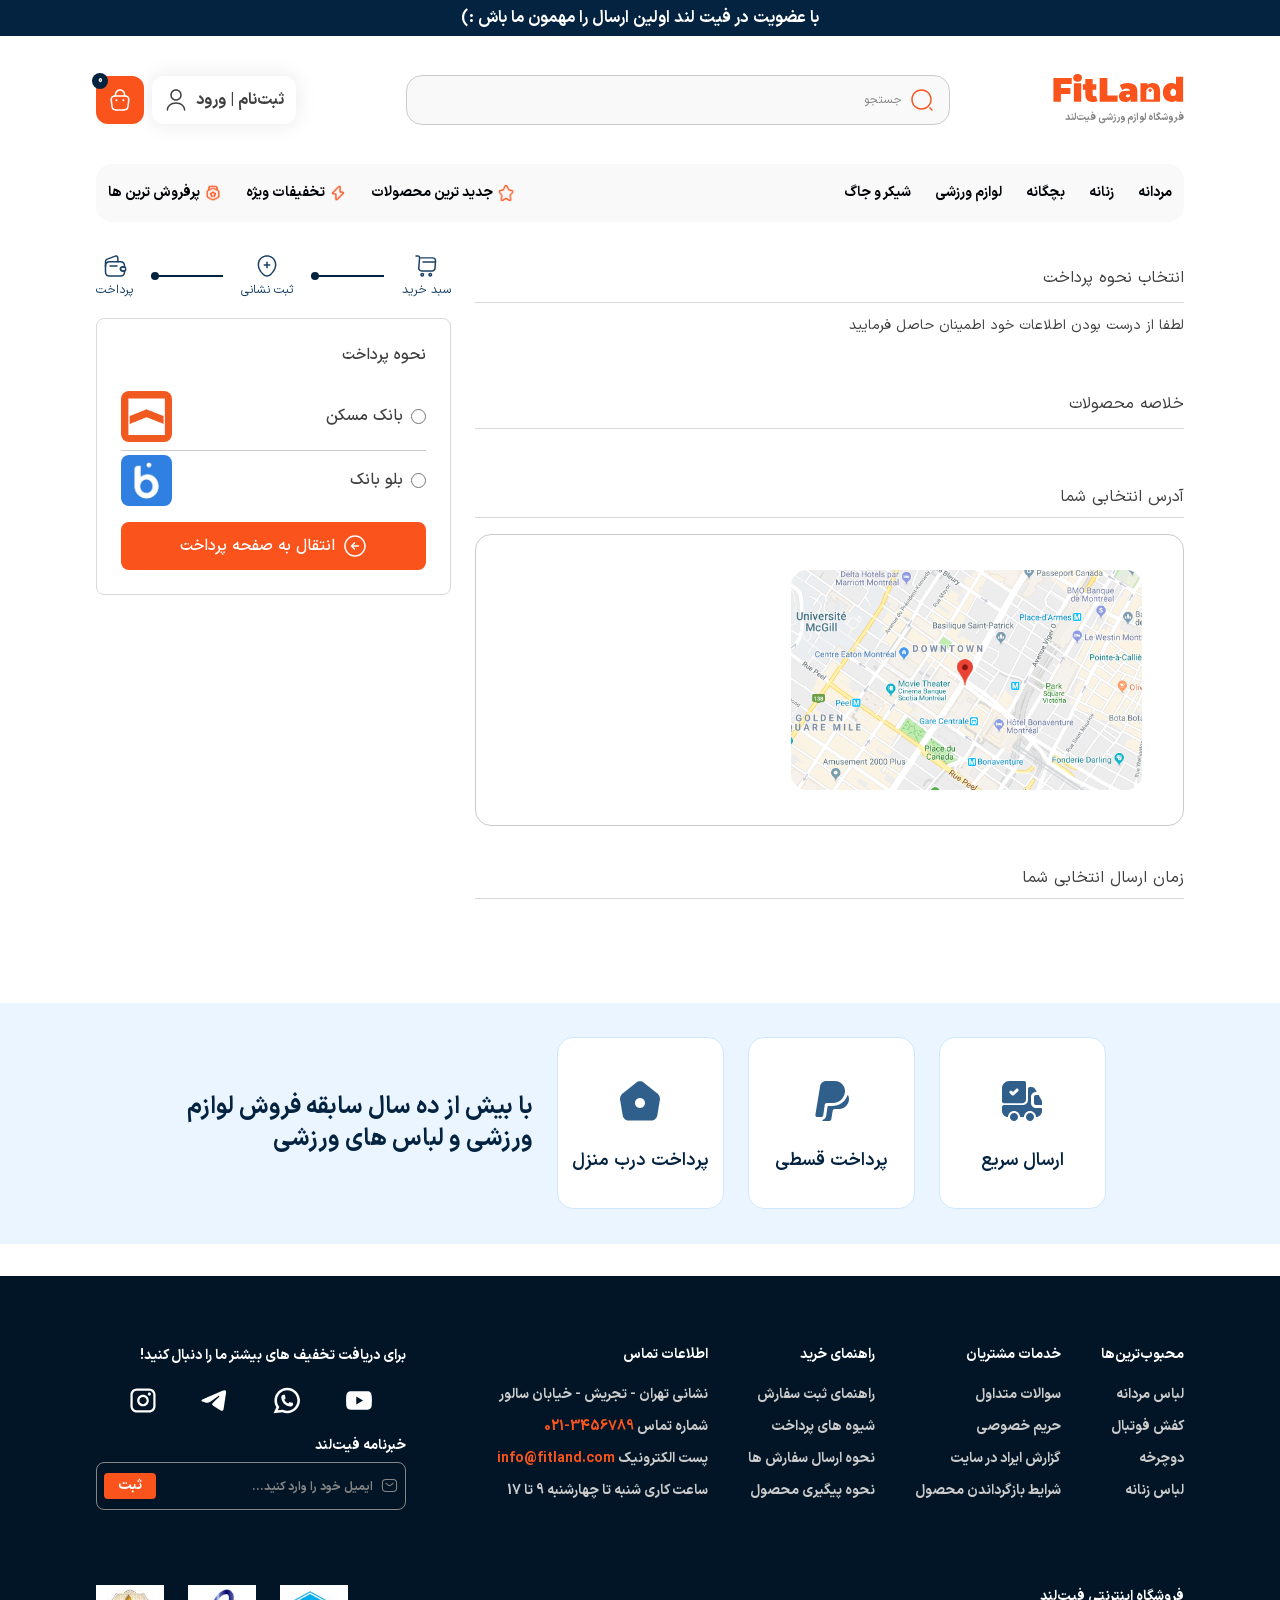
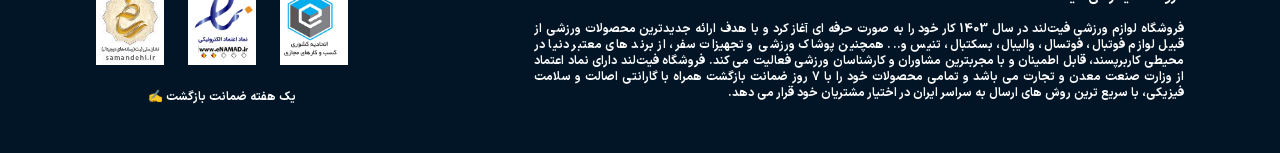
<file: checkout.html>
<!DOCTYPE html>
<html lang="fa" dir="rtl">

<head>
    <meta charset="UTF-8">
    <meta name="viewport" content="width=device-width, initial-scale=1.0">
    <title>finalbasket</title>
    <link rel="stylesheet" href="style/reset.css">
    <link rel="stylesheet" href="style/root.css">
    <link rel="stylesheet" href="style/header.css">
    <link rel="stylesheet" href="style/footer.css">
    <link rel="stylesheet" href="style/responsive.css">
    <link rel="stylesheet" href="style/finalbasket.css">
</head>

<body>
    <!-- All Svg -->
    <svg class="custom-svg">
        <symbol id="search" xmlns="http://www.w3.org/2000/svg" width="24" height="24" viewBox="0 0 24 24"
            fill="currentColor">
            <path
                d="M11.5 21.75C5.85 21.75 1.25 17.15 1.25 11.5C1.25 5.85 5.85 1.25 11.5 1.25C17.15 1.25 21.75 5.85 21.75 11.5C21.75 17.15 17.15 21.75 11.5 21.75ZM11.5 2.75C6.67 2.75 2.75 6.68 2.75 11.5C2.75 16.32 6.67 20.25 11.5 20.25C16.33 20.25 20.25 16.32 20.25 11.5C20.25 6.68 16.33 2.75 11.5 2.75Z" />
            <path
                d="M22.0004 22.7499C21.8104 22.7499 21.6204 22.6799 21.4704 22.5299L19.4704 20.5299C19.1804 20.2399 19.1804 19.7599 19.4704 19.4699C19.7604 19.1799 20.2404 19.1799 20.5304 19.4699L22.5304 21.4699C22.8204 21.7599 22.8204 22.2399 22.5304 22.5299C22.3804 22.6799 22.1904 22.7499 22.0004 22.7499Z" />
        </symbol>
        <symbol id="user" xmlns="http://www.w3.org/2000/svg" width="24" height="24" viewBox="0 0 24 24"
            fill="currentColor">
            <path
                d="M12 12.75C8.83 12.75 6.25 10.17 6.25 7C6.25 3.83 8.83 1.25 12 1.25C15.17 1.25 17.75 3.83 17.75 7C17.75 10.17 15.17 12.75 12 12.75ZM12 2.75C9.66 2.75 7.75 4.66 7.75 7C7.75 9.34 9.66 11.25 12 11.25C14.34 11.25 16.25 9.34 16.25 7C16.25 4.66 14.34 2.75 12 2.75Z" />
            <path
                d="M20.5901 22.75C20.1801 22.75 19.8401 22.41 19.8401 22C19.8401 18.55 16.3202 15.75 12.0002 15.75C7.68015 15.75 4.16016 18.55 4.16016 22C4.16016 22.41 3.82016 22.75 3.41016 22.75C3.00016 22.75 2.66016 22.41 2.66016 22C2.66016 17.73 6.85015 14.25 12.0002 14.25C17.1502 14.25 21.3401 17.73 21.3401 22C21.3401 22.41 21.0001 22.75 20.5901 22.75Z" />
        </symbol>
        <symbol id="cart" xmlns="http://www.w3.org/2000/svg" width="24" height="24" viewBox="0 0 24 24"
            fill="currentColor">
            <path
                d="M16.5 8.63005C16.09 8.63005 15.75 8.29005 15.75 7.88005V6.50005C15.75 5.45006 15.3 4.43005 14.52 3.72005C13.73 3.00005 12.71 2.67005 11.63 2.77005C9.83 2.94005 8.25 4.78005 8.25 6.70005V7.67005C8.25 8.08005 7.91 8.42005 7.5 8.42005C7.09 8.42005 6.75 8.08005 6.75 7.67005V6.69005C6.75 4.00005 8.92 1.52005 11.49 1.27005C12.99 1.13005 14.43 1.60005 15.53 2.61005C16.62 3.60005 17.25 5.02005 17.25 6.50005V7.88005C17.25 8.29005 16.91 8.63005 16.5 8.63005Z" />
            <path
                d="M14.9998 22.75H8.99982C4.37982 22.75 3.51982 20.6 3.29982 18.51L2.54982 12.52C2.43982 11.44 2.39982 9.89 3.44982 8.73C4.34982 7.73 5.83982 7.25 7.99982 7.25H15.9998C18.1698 7.25 19.6598 7.74 20.5498 8.73C21.5898 9.89 21.5598 11.44 21.4498 12.5L20.6998 18.51C20.4798 20.6 19.6198 22.75 14.9998 22.75ZM7.99982 8.75C6.30982 8.75 5.14982 9.08 4.55982 9.74C4.06982 10.28 3.90982 11.11 4.03982 12.35L4.78982 18.34C4.95982 19.94 5.39982 21.26 8.99982 21.26H14.9998C18.5998 21.26 19.0398 19.95 19.2098 18.36L19.9598 12.35C20.0898 11.13 19.9298 10.3 19.4398 9.75C18.8498 9.08 17.6898 8.75 15.9998 8.75H7.99982Z" />
            <path
                d="M15.4202 13.1499C14.8602 13.1499 14.4102 12.6999 14.4102 12.1499C14.4102 11.5999 14.8602 11.1499 15.4102 11.1499C15.9602 11.1499 16.4102 11.5999 16.4102 12.1499C16.4102 12.6999 15.9702 13.1499 15.4202 13.1499Z" />
            <path
                d="M8.42016 13.1499C7.86016 13.1499 7.41016 12.6999 7.41016 12.1499C7.41016 11.5999 7.86016 11.1499 8.41016 11.1499C8.96016 11.1499 9.41016 11.5999 9.41016 12.1499C9.41016 12.6999 8.97016 13.1499 8.42016 13.1499Z" />
        </symbol>
        <symbol id="star" xmlns="http://www.w3.org/2000/svg" width="24" height="24" viewBox="0 0 24 24"
            fill="currentColor">
            <path
                d="M17.6601 22.6701C17.1301 22.6701 16.4501 22.5001 15.6001 22.0001L12.6101 20.2301C12.3001 20.0501 11.7001 20.0501 11.4001 20.2301L8.40012 22.0001C6.63012 23.0501 5.59012 22.6301 5.12012 22.2901C4.66012 21.9501 3.94012 21.0801 4.41012 19.0801L5.12012 16.0101C5.20012 15.6901 5.04012 15.1401 4.80012 14.9001L2.32012 12.4201C1.08012 11.1801 1.18012 10.1201 1.35012 9.60007C1.52012 9.08007 2.06012 8.16007 3.78012 7.87007L6.97012 7.34007C7.27012 7.29007 7.70012 6.97007 7.83012 6.70007L9.60012 3.17007C10.4001 1.56007 11.4501 1.32007 12.0001 1.32007C12.5501 1.32007 13.6001 1.56007 14.4001 3.17007L16.1601 6.69007C16.3001 6.96007 16.7301 7.28007 17.0301 7.33007L20.2201 7.86007C21.9501 8.15007 22.4901 9.07007 22.6501 9.59007C22.8101 10.1101 22.9101 11.1701 21.6801 12.4101L19.2001 14.9001C18.9601 15.1401 18.8101 15.6801 18.8801 16.0101L19.5901 19.0801C20.0501 21.0801 19.3401 21.9501 18.8801 22.2901C18.6301 22.4701 18.2301 22.6701 17.6601 22.6701ZM12.0001 18.5901C12.4901 18.5901 12.9801 18.7101 13.3701 18.9401L16.3601 20.7101C17.2301 21.2301 17.7801 21.2301 17.9901 21.0801C18.2001 20.9301 18.3501 20.4001 18.1301 19.4201L17.4201 16.3501C17.2301 15.5201 17.5401 14.4501 18.1401 13.8401L20.6201 11.3601C21.1101 10.8701 21.3301 10.3901 21.2301 10.0601C21.1201 9.73007 20.6601 9.46007 19.9801 9.35007L16.7901 8.82007C16.0201 8.69007 15.1801 8.07007 14.8301 7.37007L13.0701 3.85007C12.7501 3.21007 12.3501 2.83007 12.0001 2.83007C11.6501 2.83007 11.2501 3.21007 10.9401 3.85007L9.17012 7.37007C8.82012 8.07007 7.98012 8.69007 7.21012 8.82007L4.03012 9.35007C3.35012 9.46007 2.89012 9.73007 2.78012 10.0601C2.67012 10.3901 2.90012 10.8801 3.39012 11.3601L5.87012 13.8401C6.47012 14.4401 6.78012 15.5201 6.59012 16.3501L5.88012 19.4201C5.65012 20.4101 5.81012 20.9301 6.02012 21.0801C6.23012 21.2301 6.77012 21.2201 7.65012 20.7101L10.6401 18.9401C11.0201 18.7101 11.5101 18.5901 12.0001 18.5901Z" />
        </symbol>
        <symbol id="flash" xmlns="http://www.w3.org/2000/svg" width="24" height="24" viewBox="0 0 24 24"
            fill="currentColor">
            <path
                d="M9.99057 22.7499C9.79057 22.7499 9.63057 22.7099 9.51057 22.6599C9.11057 22.5099 8.43057 22.0199 8.43057 20.4699V14.0199H6.09057C4.75057 14.0199 4.27057 13.3899 4.10057 13.0199C3.93057 12.6399 3.78057 11.8699 4.66057 10.8599L12.2306 2.25988C13.2506 1.09988 14.0806 1.17988 14.4806 1.32988C14.8806 1.47988 15.5606 1.96988 15.5606 3.51988V9.96988H17.9006C19.2406 9.96988 19.7206 10.5999 19.8906 10.9699C20.0606 11.3499 20.2106 12.1199 19.3306 13.1299L11.7606 21.7299C11.0506 22.5399 10.4306 22.7499 9.99057 22.7499ZM13.9306 2.73988C13.9006 2.77988 13.6906 2.87988 13.3606 3.25988L5.79057 11.8599C5.51057 12.1799 5.47057 12.3799 5.47057 12.4199C5.49057 12.4299 5.67057 12.5299 6.09057 12.5299H9.18057C9.59057 12.5299 9.93057 12.8699 9.93057 13.2799V20.4799C9.93057 20.9799 10.0206 21.1999 10.0606 21.2599C10.0906 21.2199 10.3006 21.1199 10.6306 20.7399L18.2006 12.1399C18.4806 11.8199 18.5206 11.6199 18.5206 11.5799C18.5006 11.5699 18.3206 11.4699 17.9006 11.4699H14.8106C14.4006 11.4699 14.0606 11.1299 14.0606 10.7199V3.51988C14.0706 3.01988 13.9706 2.80988 13.9306 2.73988Z" />
        </symbol>
        <symbol id="award" xmlns="http://www.w3.org/2000/svg" width="24" height="24" viewBox="0 0 24 24"
            fill="currentColor">
            <path
                d="M11.9998 22.7501C11.3998 22.7501 10.8098 22.6101 10.3298 22.3401L5.59977 19.6101C3.63977 18.2901 3.50977 18.0501 3.50977 15.9801V11.0201C3.50977 8.95006 3.63977 8.71006 5.55977 7.42006L10.3398 4.66006C11.2898 4.11006 12.7198 4.11006 13.6698 4.66006L18.3998 7.39006C20.3598 8.71006 20.4898 8.95006 20.4898 11.0201V15.9801C20.4898 18.0501 20.3598 18.2901 18.4398 19.5801L13.6598 22.3401C13.1898 22.6201 12.5898 22.7501 11.9998 22.7501ZM11.9998 5.75006C11.6598 5.75006 11.3198 5.82006 11.0798 5.96006L6.34977 8.69006C5.00977 9.60006 5.00977 9.60006 5.00977 11.0201V15.9801C5.00977 17.4001 5.00977 17.4001 6.39977 18.3401L11.0898 21.0401C11.5698 21.3201 12.4398 21.3201 12.9198 21.0401L17.6498 18.3101C18.9898 17.4001 18.9898 17.4001 18.9898 15.9801V11.0201C18.9898 9.60006 18.9898 9.60006 17.5998 8.66006L12.9098 5.96006C12.6798 5.82006 12.3398 5.75006 11.9998 5.75006Z" />
            <path
                d="M17.5 8.38C17.09 8.38 16.75 8.04 16.75 7.63V5C16.75 3.42 16.08 2.75 14.5 2.75H9.5C7.92 2.75 7.25 3.42 7.25 5V7.56C7.25 7.97 6.91 8.31 6.5 8.31C6.09 8.31 5.75 7.98 5.75 7.56V5C5.75 2.58 7.08 1.25 9.5 1.25H14.5C16.92 1.25 18.25 2.58 18.25 5V7.63C18.25 8.04 17.91 8.38 17.5 8.38Z" />
            <path
                d="M13.6302 17.6301C13.4202 17.6301 13.2002 17.5901 12.9802 17.5001L12.0002 17.1201L11.0202 17.5101C10.4902 17.7201 9.95024 17.6701 9.55024 17.3801C9.15024 17.0901 8.94024 16.5901 8.97024 16.0201L9.03024 14.9701L8.36024 14.1601C8.00024 13.7101 7.88024 13.1901 8.04024 12.7101C8.19024 12.2401 8.60024 11.8801 9.15024 11.7401L10.1702 11.4801L10.7402 10.5901C11.3502 9.63012 12.6602 9.63012 13.2702 10.5901L13.8402 11.4801L14.8602 11.7401C15.4102 11.8801 15.8202 12.2401 15.9702 12.7101C16.1202 13.1801 16.0002 13.7101 15.6402 14.1501L14.9702 14.9601L15.0302 16.0101C15.0602 16.5801 14.8502 17.0701 14.4502 17.3701C14.2102 17.5401 13.9302 17.6301 13.6302 17.6301ZM9.52024 13.2001L10.1902 14.0101C10.4202 14.2801 10.5502 14.7101 10.5302 15.0601L10.4702 16.1101L11.4502 15.7201C11.7802 15.5901 12.2202 15.5901 12.5502 15.7201L13.5302 16.1101L13.4702 15.0601C13.4502 14.7101 13.5802 14.2901 13.8102 14.0101L14.4802 13.2001L13.4602 12.9401C13.1202 12.8501 12.7602 12.5901 12.5702 12.3001L12.0102 11.4201L11.4402 12.3001C11.2502 12.6001 10.8902 12.8601 10.5502 12.9501L9.52024 13.2001Z" />
        </symbol>
        <symbol id="arrow-left" xmlns="http://www.w3.org/2000/svg" width="24" height="24" viewBox="0 0 24 24"
            fill="currentColor">
            <path
                d="M12 22.75C6.07 22.75 1.25 17.93 1.25 12C1.25 6.07 6.07 1.25 12 1.25C17.93 1.25 22.75 6.07 22.75 12C22.75 17.93 17.93 22.75 12 22.75ZM12 2.75C6.9 2.75 2.75 6.9 2.75 12C2.75 17.1 6.9 21.25 12 21.25C17.1 21.25 21.25 17.1 21.25 12C21.25 6.9 17.1 2.75 12 2.75Z" />
            <path
                d="M15.5 12.75H9.5C9.09 12.75 8.75 12.41 8.75 12C8.75 11.59 9.09 11.25 9.5 11.25H15.5C15.91 11.25 16.25 11.59 16.25 12C16.25 12.41 15.91 12.75 15.5 12.75Z" />
            <path
                d="M11.4995 15.7499C11.3095 15.7499 11.1195 15.6799 10.9695 15.5299L7.96945 12.5299C7.67945 12.2399 7.67945 11.7599 7.96945 11.4699L10.9695 8.46994C11.2595 8.17994 11.7395 8.17994 12.0295 8.46994C12.3195 8.75994 12.3195 9.23994 12.0295 9.52994L9.55945 11.9999L12.0295 14.4699C12.3195 14.7599 12.3195 15.2399 12.0295 15.5299C11.8795 15.6799 11.6895 15.7499 11.4995 15.7499Z" />
        </symbol>
        <symbol id="menu" xmlns="http://www.w3.org/2000/svg" width="24" height="24" viewBox="0 0 24 24"
            fill="currentColor">
            <path
                d="M21 7.75H3C2.59 7.75 2.25 7.41 2.25 7C2.25 6.59 2.59 6.25 3 6.25H21C21.41 6.25 21.75 6.59 21.75 7C21.75 7.41 21.41 7.75 21 7.75Z" />
            <path
                d="M21 12.75H3C2.59 12.75 2.25 12.41 2.25 12C2.25 11.59 2.59 11.25 3 11.25H21C21.41 11.25 21.75 11.59 21.75 12C21.75 12.41 21.41 12.75 21 12.75Z" />
            <path
                d="M21 17.75H3C2.59 17.75 2.25 17.41 2.25 17C2.25 16.59 2.59 16.25 3 16.25H21C21.41 16.25 21.75 16.59 21.75 17C21.75 17.41 21.41 17.75 21 17.75Z" />
        </symbol>
        <symbol id="right" xmlns="http://www.w3.org/2000/svg" width="24" height="24" viewBox="0 0 24 24"
            fill="currentColor">
            <path
                d="M8.90961 20.67C8.71961 20.67 8.52961 20.6 8.37961 20.45C8.08961 20.16 8.08961 19.68 8.37961 19.39L14.8996 12.87C15.3796 12.39 15.3796 11.61 14.8996 11.13L8.37961 4.61002C8.08961 4.32002 8.08961 3.84002 8.37961 3.55002C8.66961 3.26002 9.14961 3.26002 9.43961 3.55002L15.9596 10.07C16.4696 10.58 16.7596 11.27 16.7596 12C16.7596 12.73 16.4796 13.42 15.9596 13.93L9.43961 20.45C9.28961 20.59 9.09961 20.67 8.90961 20.67Z" />
        </symbol>
        <symbol id="left" xmlns="http://www.w3.org/2000/svg" width="24" height="24" viewBox="0 0 24 24"
            fill="currentColor">
            <path
                d="M14.9993 20.67C14.8093 20.67 14.6193 20.6 14.4693 20.45L7.9493 13.93C6.8893 12.87 6.8893 11.13 7.9493 10.07L14.4693 3.55002C14.7593 3.26002 15.2393 3.26002 15.5293 3.55002C15.8193 3.84002 15.8193 4.32002 15.5293 4.61002L9.0093 11.13C8.5293 11.61 8.5293 12.39 9.0093 12.87L15.5293 19.39C15.8193 19.68 15.8193 20.16 15.5293 20.45C15.3793 20.59 15.1893 20.67 14.9993 20.67Z" />
        </symbol>
        <symbol id="home" xmlns="http://www.w3.org/2000/svg" width="24" height="24" viewBox="0 0 24 24"
            fill="currentColor">
            <path
                d="M12 18.75C11.59 18.75 11.25 18.41 11.25 18V15C11.25 14.59 11.59 14.25 12 14.25C12.41 14.25 12.75 14.59 12.75 15V18C12.75 18.41 12.41 18.75 12 18.75Z" />
            <path
                d="M17.6009 22.5601H6.40094C4.58094 22.5601 2.92094 21.1601 2.62094 19.3701L1.29094 11.4001C1.07094 10.1601 1.68094 8.57007 2.67094 7.78007L9.60094 2.23007C10.9409 1.15007 13.0509 1.16007 14.4009 2.24007L21.3309 7.78007C22.3109 8.57007 22.9109 10.1601 22.7109 11.4001L21.3809 19.3601C21.0809 21.1301 19.3809 22.5601 17.6009 22.5601ZM11.9909 2.93007C11.4609 2.93007 10.9309 3.09007 10.5409 3.40007L3.61094 8.96007C3.05094 9.41007 2.65094 10.4501 2.77094 11.1601L4.10094 19.1201C4.28094 20.1701 5.33094 21.0601 6.40094 21.0601H17.6009C18.6709 21.0601 19.7209 20.1701 19.9009 19.1101L21.2309 11.1501C21.3409 10.4501 20.9409 9.39007 20.3909 8.95007L13.4609 3.41007C13.0609 3.09007 12.5209 2.93007 11.9909 2.93007Z" />
        </symbol>
        <symbol id="close" xmlns="http://www.w3.org/2000/svg" width="24" height="24" viewBox="0 0 24 24"
            fill="currentColor">
            <path
                d="M12 22.75C6.07 22.75 1.25 17.93 1.25 12C1.25 6.07 6.07 1.25 12 1.25C17.93 1.25 22.75 6.07 22.75 12C22.75 17.93 17.93 22.75 12 22.75ZM12 2.75C6.9 2.75 2.75 6.9 2.75 12C2.75 17.1 6.9 21.25 12 21.25C17.1 21.25 21.25 17.1 21.25 12C21.25 6.9 17.1 2.75 12 2.75Z" />
            <path
                d="M9.16937 15.5801C8.97937 15.5801 8.78938 15.5101 8.63938 15.3601C8.34938 15.0701 8.34938 14.5901 8.63938 14.3001L14.2994 8.64011C14.5894 8.35011 15.0694 8.35011 15.3594 8.64011C15.6494 8.93011 15.6494 9.41011 15.3594 9.70011L9.69937 15.3601C9.55937 15.5101 9.35937 15.5801 9.16937 15.5801Z" />
            <path
                d="M14.8294 15.5801C14.6394 15.5801 14.4494 15.5101 14.2994 15.3601L8.63938 9.70011C8.34938 9.41011 8.34938 8.93011 8.63938 8.64011C8.92937 8.35011 9.40937 8.35011 9.69937 8.64011L15.3594 14.3001C15.6494 14.5901 15.6494 15.0701 15.3594 15.3601C15.2094 15.5101 15.0194 15.5801 14.8294 15.5801Z" />
        </symbol>
        <symbol id="size" xmlns="http://www.w3.org/2000/svg" width="24" height="24" viewBox="0 0 24 24"
            fill="currentColor">
            <path
                d="M11.7207 22.75H7.2207C3.0707 22.75 1.2207 20.9 1.2207 16.75V12.25C1.2207 8.1 3.0707 6.25 7.2207 6.25H11.7207C15.8707 6.25 17.7207 8.1 17.7207 12.25V16.75C17.7207 20.9 15.8707 22.75 11.7207 22.75ZM7.2207 7.75C3.9007 7.75 2.7207 8.93 2.7207 12.25V16.75C2.7207 20.07 3.9007 21.25 7.2207 21.25H11.7207C15.0407 21.25 16.2207 20.07 16.2207 16.75V12.25C16.2207 8.93 15.0407 7.75 11.7207 7.75H7.2207Z" />
            <path
                d="M18.1207 13.75H16.9707C16.5607 13.75 16.2207 13.41 16.2207 13V12.25C16.2207 8.93 15.0407 7.75 11.7207 7.75H10.9707C10.5607 7.75 10.2207 7.41 10.2207 7V5.85C10.2207 2.67 11.6407 1.25 14.8207 1.25H18.1207C21.3007 1.25 22.7207 2.67 22.7207 5.85V9.15C22.7207 12.33 21.3007 13.75 18.1207 13.75ZM17.7207 12.25H18.1207C20.4707 12.25 21.2207 11.5 21.2207 9.15V5.85C21.2207 3.5 20.4707 2.75 18.1207 2.75H14.8207C12.4707 2.75 11.7207 3.5 11.7207 5.85V6.25C15.8707 6.25 17.7207 8.1 17.7207 12.25Z" />
        </symbol>
        <symbol id="colorfilter" xmlns="http://www.w3.org/2000/svg" width="24" height="24" viewBox="0 0 24 24"
            fill="currentColor">
            <path
                d="M8 22.7499C4.28 22.7499 1.25 19.7199 1.25 15.9999C1.25 12.9599 3.29 10.2799 6.22 9.48989C6.59 9.38989 6.97 9.57989 7.11 9.93989C7.72 11.4699 9.02 12.6399 10.61 13.0699C11.49 13.3099 12.51 13.3099 13.37 13.0699C13.74 12.9699 14.13 13.1599 14.27 13.5199C14.58 14.3099 14.74 15.1499 14.74 16.0099C14.74 17.9299 13.92 19.7599 12.49 21.0299C11.27 22.1299 9.67 22.7499 8 22.7499ZM6.02 11.1299C4.07 11.9299 2.75 13.8499 2.75 15.9999C2.75 18.8899 5.11 21.2499 8 21.2499C9.3 21.2499 10.54 20.7699 11.5 19.8999C12.62 18.9099 13.25 17.4899 13.25 15.9999C13.25 15.5399 13.19 15.0999 13.08 14.6699C12.14 14.8199 11.12 14.7699 10.22 14.5199C8.41 14.0199 6.89 12.7799 6.02 11.1299Z" />
            <path
                d="M12 14.75C11.38 14.75 10.78 14.67 10.22 14.51C8.19 13.95 6.5 12.45 5.72 10.48C5.41 9.7 5.25 8.86 5.25 8C5.25 4.28 8.28 1.25 12 1.25C15.72 1.25 18.75 4.28 18.75 8C18.75 8.86 18.59 9.7 18.28 10.49C17.5 12.45 15.82 13.96 13.78 14.52C13.22 14.67 12.62 14.75 12 14.75ZM12 2.75C9.11 2.75 6.75 5.11 6.75 8C6.75 8.67 6.87 9.32 7.12 9.93C7.73 11.46 9.03 12.63 10.62 13.06C11.5 13.3 12.52 13.3 13.38 13.06C14.97 12.63 16.28 11.45 16.88 9.93C17.12 9.32 17.25 8.67 17.25 8C17.25 5.11 14.89 2.75 12 2.75Z" />
            <path
                d="M16 22.7502C14.33 22.7502 12.73 22.1302 11.5 21.0202C11.34 20.8802 11.25 20.6702 11.25 20.4602C11.25 20.2502 11.34 20.0402 11.5 19.9002C12.61 18.9202 13.25 17.5002 13.25 16.0002C13.25 15.3302 13.13 14.6802 12.88 14.0702C12.8 13.8702 12.81 13.6502 12.91 13.4602C13.01 13.2702 13.18 13.1302 13.38 13.0702C14.97 12.6402 16.27 11.4702 16.88 9.94022C17.02 9.58022 17.41 9.40022 17.77 9.49022C20.7 10.2902 22.74 12.9602 22.74 16.0002C22.75 19.7202 19.72 22.7502 16 22.7502ZM13.12 20.3902C13.97 20.9502 14.96 21.2502 16 21.2502C18.89 21.2502 21.25 18.8902 21.25 16.0002C21.25 13.8502 19.93 11.9302 17.98 11.1302C17.24 12.5402 16 13.6602 14.52 14.2602C14.67 14.8202 14.75 15.4102 14.75 16.0002C14.75 17.6202 14.17 19.1802 13.12 20.3902Z" />
        </symbol>
        <symbol id="close-square" xmlns="http://www.w3.org/2000/svg" width="24" height="24" viewBox="0 0 24 24"
            fill="currentColor">
            <path
                d="M9.16937 15.5801C8.97937 15.5801 8.78938 15.5101 8.63938 15.3601C8.34938 15.0701 8.34938 14.5901 8.63938 14.3001L14.2994 8.64011C14.5894 8.35011 15.0694 8.35011 15.3594 8.64011C15.6494 8.93011 15.6494 9.41011 15.3594 9.70011L9.69937 15.3601C9.55937 15.5101 9.35937 15.5801 9.16937 15.5801Z" />
            <path
                d="M14.8294 15.5801C14.6394 15.5801 14.4494 15.5101 14.2994 15.3601L8.63938 9.70011C8.34938 9.41011 8.34938 8.93011 8.63938 8.64011C8.92937 8.35011 9.40937 8.35011 9.69937 8.64011L15.3594 14.3001C15.6494 14.5901 15.6494 15.0701 15.3594 15.3601C15.2094 15.5101 15.0194 15.5801 14.8294 15.5801Z" />
            <path
                d="M15 22.75H9C3.57 22.75 1.25 20.43 1.25 15V9C1.25 3.57 3.57 1.25 9 1.25H15C20.43 1.25 22.75 3.57 22.75 9V15C22.75 20.43 20.43 22.75 15 22.75ZM9 2.75C4.39 2.75 2.75 4.39 2.75 9V15C2.75 19.61 4.39 21.25 9 21.25H15C19.61 21.25 21.25 19.61 21.25 15V9C21.25 4.39 19.61 2.75 15 2.75H9Z" />
        </symbol>
        <symbol id="add" xmlns="http://www.w3.org/2000/svg" width="24" height="24" viewBox="0 0 24 24"
            fill="currentColor">
            <path
                d="M18 12.75H6C5.59 12.75 5.25 12.41 5.25 12C5.25 11.59 5.59 11.25 6 11.25H18C18.41 11.25 18.75 11.59 18.75 12C18.75 12.41 18.41 12.75 18 12.75Z" />
            <path
                d="M12 18.75C11.59 18.75 11.25 18.41 11.25 18V6C11.25 5.59 11.59 5.25 12 5.25C12.41 5.25 12.75 5.59 12.75 6V18C12.75 18.41 12.41 18.75 12 18.75Z" />
        </symbol>
        <symbol id="minus" xmlns="http://www.w3.org/2000/svg" width="24" height="24" viewBox="0 0 24 24"
            fill="currentColor">
            <path
                d="M18 12.75H6C5.59 12.75 5.25 12.41 5.25 12C5.25 11.59 5.59 11.25 6 11.25H18C18.41 11.25 18.75 11.59 18.75 12C18.75 12.41 18.41 12.75 18 12.75Z" />
        </symbol>
        <symbol id="shopping-cart" xmlns="http://www.w3.org/2000/svg" width="24" height="24" viewBox="0 0 24 24"
            fill="currentColor">
            <path
                d="M18.19 17.75H7.53999C6.54999 17.75 5.59999 17.33 4.92999 16.6C4.25999 15.87 3.92 14.89 4 13.9L4.83 3.94C4.86 3.63 4.74999 3.33001 4.53999 3.10001C4.32999 2.87001 4.04 2.75 3.73 2.75H2C1.59 2.75 1.25 2.41 1.25 2C1.25 1.59 1.59 1.25 2 1.25H3.74001C4.47001 1.25 5.15999 1.56 5.64999 2.09C5.91999 2.39 6.12 2.74 6.23 3.13H18.72C19.73 3.13 20.66 3.53 21.34 4.25C22.01 4.98 22.35 5.93 22.27 6.94L21.73 14.44C21.62 16.27 20.02 17.75 18.19 17.75ZM6.28 4.62L5.5 14.02C5.45 14.6 5.64 15.15 6.03 15.58C6.42 16.01 6.95999 16.24 7.53999 16.24H18.19C19.23 16.24 20.17 15.36 20.25 14.32L20.79 6.82001C20.83 6.23001 20.64 5.67001 20.25 5.26001C19.86 4.84001 19.32 4.60999 18.73 4.60999H6.28V4.62Z" />
            <path
                d="M16.25 22.75C15.15 22.75 14.25 21.85 14.25 20.75C14.25 19.65 15.15 18.75 16.25 18.75C17.35 18.75 18.25 19.65 18.25 20.75C18.25 21.85 17.35 22.75 16.25 22.75ZM16.25 20.25C15.97 20.25 15.75 20.47 15.75 20.75C15.75 21.03 15.97 21.25 16.25 21.25C16.53 21.25 16.75 21.03 16.75 20.75C16.75 20.47 16.53 20.25 16.25 20.25Z" />
            <path
                d="M8.25 22.75C7.15 22.75 6.25 21.85 6.25 20.75C6.25 19.65 7.15 18.75 8.25 18.75C9.35 18.75 10.25 19.65 10.25 20.75C10.25 21.85 9.35 22.75 8.25 22.75ZM8.25 20.25C7.97 20.25 7.75 20.47 7.75 20.75C7.75 21.03 7.97 21.25 8.25 21.25C8.53 21.25 8.75 21.03 8.75 20.75C8.75 20.47 8.53 20.25 8.25 20.25Z" />
            <path
                d="M21 8.75H9C8.59 8.75 8.25 8.41 8.25 8C8.25 7.59 8.59 7.25 9 7.25H21C21.41 7.25 21.75 7.59 21.75 8C21.75 8.41 21.41 8.75 21 8.75Z" />
        </symbol>
        <symbol id="add-location" xmlns="http://www.w3.org/2000/svg" width="24" height="24" viewBox="0 0 24 24"
            fill="currentColor">
            <path
                d="M14.75 11.75H9.25C8.84 11.75 8.5 11.41 8.5 11C8.5 10.59 8.84 10.25 9.25 10.25H14.75C15.16 10.25 15.5 10.59 15.5 11C15.5 11.41 15.16 11.75 14.75 11.75Z" />
            <path
                d="M12 14.5C11.59 14.5 11.25 14.16 11.25 13.75V8.25C11.25 7.84 11.59 7.5 12 7.5C12.41 7.5 12.75 7.84 12.75 8.25V13.75C12.75 14.16 12.41 14.5 12 14.5Z" />
            <path
                d="M11.9997 22.76C10.5197 22.76 9.02969 22.2 7.86969 21.09C4.91969 18.25 1.65969 13.72 2.88969 8.33C3.99969 3.44 8.26969 1.25 11.9997 1.25C11.9997 1.25 11.9997 1.25 12.0097 1.25C15.7397 1.25 20.0097 3.44 21.1197 8.34C22.3397 13.73 19.0797 18.25 16.1297 21.09C14.9697 22.2 13.4797 22.76 11.9997 22.76ZM11.9997 2.75C9.08969 2.75 5.34969 4.3 4.35969 8.66C3.27969 13.37 6.23969 17.43 8.91969 20C10.6497 21.67 13.3597 21.67 15.0897 20C17.7597 17.43 20.7197 13.37 19.6597 8.66C18.6597 4.3 14.9097 2.75 11.9997 2.75Z" />
        </symbol>
        <symbol id="empty-wallet" xmlns="http://www.w3.org/2000/svg" width="24" height="24" viewBox="0 0 24 24"
            fill="currentColor">
            <path
                d="M17.74 22.75H6.26C3.77 22.75 1.75 20.73 1.75 18.24V11.51C1.75 9.02001 3.77 7 6.26 7H17.74C20.23 7 22.25 9.02001 22.25 11.51V12.95C22.25 13.36 21.91 13.7 21.5 13.7H19.48C19.13 13.7 18.81 13.83 18.58 14.07L18.57 14.08C18.29 14.35 18.16 14.72 18.19 15.1C18.25 15.76 18.88 16.29 19.6 16.29H21.5C21.91 16.29 22.25 16.63 22.25 17.04V18.23C22.25 20.73 20.23 22.75 17.74 22.75ZM6.26 8.5C4.6 8.5 3.25 9.85001 3.25 11.51V18.24C3.25 19.9 4.6 21.25 6.26 21.25H17.74C19.4 21.25 20.75 19.9 20.75 18.24V17.8H19.6C18.09 17.8 16.81 16.68 16.69 15.24C16.61 14.42 16.91 13.61 17.51 13.02C18.03 12.49 18.73 12.2 19.48 12.2H20.75V11.51C20.75 9.85001 19.4 8.5 17.74 8.5H6.26Z" />
            <path
                d="M2.5 13.16C2.09 13.16 1.75 12.82 1.75 12.41V7.84006C1.75 6.35006 2.69 5.00001 4.08 4.47001L12.02 1.47001C12.84 1.16001 13.75 1.27005 14.46 1.77005C15.18 2.27005 15.6 3.08005 15.6 3.95005V7.75003C15.6 8.16003 15.26 8.50003 14.85 8.50003C14.44 8.50003 14.1 8.16003 14.1 7.75003V3.95005C14.1 3.57005 13.92 3.22003 13.6 3.00003C13.28 2.78003 12.9 2.73003 12.54 2.87003L4.6 5.87003C3.79 6.18003 3.24 6.97006 3.24 7.84006V12.41C3.25 12.83 2.91 13.16 2.5 13.16Z" />
            <path
                d="M19.6005 17.8002C18.0905 17.8002 16.8105 16.6802 16.6905 15.2402C16.6105 14.4102 16.9105 13.6002 17.5105 13.0102C18.0205 12.4902 18.7205 12.2002 19.4705 12.2002H21.5505C22.5405 12.2302 23.3005 13.0102 23.3005 13.9702V16.0302C23.3005 16.9902 22.5405 17.7702 21.5805 17.8002H19.6005ZM21.5305 13.7002H19.4805C19.1305 13.7002 18.8105 13.8302 18.5805 14.0702C18.2905 14.3502 18.1505 14.7302 18.1905 15.1102C18.2505 15.7702 18.8805 16.3002 19.6005 16.3002H21.5605C21.6905 16.3002 21.8105 16.1802 21.8105 16.0302V13.9702C21.8105 13.8202 21.6905 13.7102 21.5305 13.7002Z" />
            <path
                d="M14 12.75H7C6.59 12.75 6.25 12.41 6.25 12C6.25 11.59 6.59 11.25 7 11.25H14C14.41 11.25 14.75 11.59 14.75 12C14.75 12.41 14.41 12.75 14 12.75Z" />
        </symbol>
        <symbol id="tick-circle" xmlns="http://www.w3.org/2000/svg" width="24" height="24" viewBox="0 0 24 24"
            fill="currentColor">
            <path
                d="M12 22.75C6.07 22.75 1.25 17.93 1.25 12C1.25 6.07 6.07 1.25 12 1.25C17.93 1.25 22.75 6.07 22.75 12C22.75 17.93 17.93 22.75 12 22.75ZM12 2.75C6.9 2.75 2.75 6.9 2.75 12C2.75 17.1 6.9 21.25 12 21.25C17.1 21.25 21.25 17.1 21.25 12C21.25 6.9 17.1 2.75 12 2.75Z" />
            <path
                d="M10.5795 15.5801C10.3795 15.5801 10.1895 15.5001 10.0495 15.3601L7.21945 12.5301C6.92945 12.2401 6.92945 11.7601 7.21945 11.4701C7.50945 11.1801 7.98945 11.1801 8.27945 11.4701L10.5795 13.7701L15.7195 8.6301C16.0095 8.3401 16.4895 8.3401 16.7795 8.6301C17.0695 8.9201 17.0695 9.4001 16.7795 9.6901L11.1095 15.3601C10.9695 15.5001 10.7795 15.5801 10.5795 15.5801Z" />
        </symbol>
        <symbol id="location" xmlns="http://www.w3.org/2000/svg" width="24" height="24" viewBox="0 0 24 24"
            fill="currentColor">
            <path
                d="M12.0009 14.1699C9.87086 14.1699 8.13086 12.4399 8.13086 10.2999C8.13086 8.15994 9.87086 6.43994 12.0009 6.43994C14.1309 6.43994 15.8709 8.16994 15.8709 10.3099C15.8709 12.4499 14.1309 14.1699 12.0009 14.1699ZM12.0009 7.93994C10.7009 7.93994 9.63086 8.99994 9.63086 10.3099C9.63086 11.6199 10.6909 12.6799 12.0009 12.6799C13.3109 12.6799 14.3709 11.6199 14.3709 10.3099C14.3709 8.99994 13.3009 7.93994 12.0009 7.93994Z" />
            <path
                d="M11.9997 22.76C10.5197 22.76 9.02969 22.2 7.86969 21.09C4.91969 18.25 1.65969 13.72 2.88969 8.33C3.99969 3.44 8.26969 1.25 11.9997 1.25C11.9997 1.25 11.9997 1.25 12.0097 1.25C15.7397 1.25 20.0097 3.44 21.1197 8.34C22.3397 13.73 19.0797 18.25 16.1297 21.09C14.9697 22.2 13.4797 22.76 11.9997 22.76ZM11.9997 2.75C9.08969 2.75 5.34969 4.3 4.35969 8.66C3.27969 13.37 6.23969 17.43 8.91969 20C10.6497 21.67 13.3597 21.67 15.0897 20C17.7597 17.43 20.7197 13.37 19.6597 8.66C18.6597 4.3 14.9097 2.75 11.9997 2.75Z" />
        </symbol>
        <symbol id="buy-crypto" xmlns="http://www.w3.org/2000/svg" width="24" height="24" viewBox="0 0 24 24"
            fill="currentColor">
            <path
                d="M15.4998 15.75C15.3198 15.75 15.1198 15.74 14.9398 15.73C14.5698 15.71 14.2697 15.41 14.2397 15.04C14.0197 12.25 11.7498 9.98999 8.96976 9.76999C8.59976 9.73999 8.29975 9.44001 8.27975 9.07001C8.26975 8.89001 8.25977 8.69001 8.25977 8.51001C8.25977 4.51001 11.5098 1.26001 15.5098 1.26001C19.5098 1.26001 22.7598 4.51001 22.7598 8.51001C22.7598 12.51 19.4998 15.75 15.4998 15.75ZM9.74976 8.35999C12.7298 8.88999 15.1198 11.27 15.6398 14.25C18.7498 14.17 21.2498 11.63 21.2498 8.5C21.2498 5.33 18.6698 2.75 15.4998 2.75C12.3798 2.75 9.82976 5.24999 9.74976 8.35999Z" />
            <path
                d="M8.5 22.75C4.5 22.75 1.25 19.5 1.25 15.5C1.25 11.5 4.5 8.25 8.5 8.25C8.68 8.25 8.88 8.25999 9.06 8.26999C12.59 8.54999 15.45 11.41 15.72 14.92C15.73 15.12 15.74 15.32 15.74 15.5C15.75 19.5 12.5 22.75 8.5 22.75ZM8.5 9.75C5.33 9.75 2.75 12.33 2.75 15.5C2.75 18.67 5.33 21.25 8.5 21.25C11.67 21.25 14.25 18.67 14.25 15.5C14.25 15.34 14.24 15.18 14.23 15.02C14.01 12.25 11.74 9.98001 8.95999 9.76001C8.81999 9.76001 8.66 9.75 8.5 9.75Z" />
            <path
                d="M8.5 18.75C8.23 18.75 7.97 18.6 7.84 18.36L7.06 16.94L5.64001 16.16C5.40001 16.03 5.25 15.78 5.25 15.5C5.25 15.22 5.40001 14.97 5.64001 14.84L7.06 14.06L7.84 12.64C8.1 12.16 8.89 12.16 9.16 12.64L9.94 14.06L11.36 14.84C11.6 14.97 11.75 15.22 11.75 15.5C11.75 15.78 11.6 16.03 11.36 16.16L9.94 16.94L9.16 18.36C9.03 18.6 8.77 18.75 8.5 18.75ZM7.56 15.5L7.97 15.73C8.1 15.8 8.19999 15.9 8.26999 16.03L8.5 16.44L8.73001 16.03C8.80001 15.9 8.9 15.8 9.03 15.73L9.44 15.5L9.03 15.27C8.9 15.2 8.80001 15.1 8.73001 14.97L8.5 14.56L8.26999 14.97C8.19999 15.1 8.1 15.2 7.97 15.27L7.56 15.5Z" />
        </symbol>
    </svg>
    <!-- Header -->
    <header class="desktop-header">
        <div class="container-fluid">
            <!-- Top Header -->
            <div class="first-header">
                <h3>با عضویت در فیت لند اولین ارسال را مهمون ما باش :)</h3>
            </div>
            <!-- Main Header -->
            <div class="container">
                <div class="main-header">
                    <!-- Logo -->
                    <div class="logo-box">
                        <img src="image/Logo.svg" alt="">
                        <span>فروشگاه لوازم ورزشی فیت‌لند</span>
                    </div>
                    <!-- Search -->
                    <div class="search-box">
                        <svg>
                            <use href="#search"></use>
                        </svg>
                        <input type="search" placeholder="جستجو">
                    </div>
                    <!-- Cart & Account -->
                    <div class="user-cart-box">
                        <!-- Account -->
                        <div class="user-btn-box">
                            <a href="login.html" class="user-btn">
                                ثبت‌نام | ورود
                                <svg>
                                    <use href="#user"></use>
                                </svg>
                            </a>
                        </div>
                        <!-- Cart -->
                        <div class="cart">
                            <a href="basket.html" class="cart-icon">
                                <svg>
                                    <use href="#cart"></use>
                                </svg>
                                <span class="count">0</span>
                            </a>
                            <!-- Cart Box -->
                            <div class="cart-box">
                                <!-- Cart Box Product -->
                                <div class="cart-box-product-container">
                                    <!-- Loaded From JS -->
                                </div>
                            </div>
                        </div>
                    </div>
                </div>
            </div>
            <!-- Navs -->
            <div class="navs-box container">
                <nav>
                    <div class="nav-ul-container">
                        <!-- First Menu -->
                        <ul>
                            <li class="has-dropdown">
                                <a class="mens-menu" href="#">مردانه</a>
                                <!-- Menu items container -->
                                <div class="menu-items-container">
                                    <!-- Mens menu item -->
                                    <div class="menus-item">
                                        <ul>
                                            <h2>ست لباس ورزشی</h2>
                                            <li>
                                                <a href="#">ست لباس ورزشی</a>
                                            </li>
                                            <li>
                                                <a href="#">تیشرت ,بلوز و استرچ ورزشی</a>
                                            </li>
                                            <li>
                                                <a href="#">نیم تنه ورزشی</a>
                                            </li>
                                            <li>
                                                <a href="#">تاب ورزشی</a>
                                            </li>
                                            <li>
                                                <a href="#">کیت ورزشی</a>
                                            </li>
                                            <li>
                                                <a href="#">سویشرت</a>
                                            </li>
                                            <li>
                                                <a href="#">هودی</a>
                                            </li>
                                            <li>
                                                <a href="#">مایو</a>
                                            </li>
                                        </ul>
                                    </div>
                                    <div class="menus-item">
                                        <ul>
                                            <h2>شلوار ورزشی زنانه</h2>
                                            <li>
                                                <a href="#">شلوار ورزشی</a>
                                            </li>
                                            <li>
                                                <a href="#">شلوارک ورزشی</a>
                                            </li>
                                            <li>
                                                <a href="#">لگ و نیم لگ</a>
                                            </li>
                                            <li>
                                                <a href="#">جاگر</a>
                                            </li>
                                        </ul>
                                        <ul>
                                            <h2>اکسسوری</h2>
                                            <li>
                                                <a href="#">جوراب ورزشی</a>
                                            </li>
                                            <li>
                                                <a href="#">کلاه ورزشی</a>
                                            </li>
                                            <li>
                                                <a href="#">دستبند ورزشی</a>
                                            </li>
                                            <li>
                                                <a href="#">هدبند</a>
                                            </li>
                                        </ul>
                                    </div>
                                    <div class="menus-item">
                                        <ul>
                                            <h2>کفش ورزشی</h2>
                                            <li>
                                                <a href="#">کفش کوهنوردی</a>
                                            </li>
                                            <li>
                                                <a href="#">کفش کوهنوردی</a>
                                            </li>
                                            <li>
                                                <a href="#">کفش اسکیت</a>
                                            </li>
                                            <li>
                                                <a href="#">کفش بسکتبال</a>
                                            </li>
                                            <li>
                                                <a href="#">کفش کشتی</a>
                                            </li>
                                            <li>
                                                <a href="#">کتانی رانینگ</a>
                                            </li>
                                            <li>
                                                <a href="#">استوک</a>
                                            </li>
                                            <li>
                                                <a href="#">دمبایی</a>
                                            </li>
                                        </ul>
                                    </div>
                                    <div class="menus-item brand">
                                        <ul>
                                            <h2>برند بیشنهادی</h2>
                                            <li>
                                                <a href="#">nike</a>
                                            </li>
                                            <li>
                                                <a href="#">the north face</a>
                                            </li>
                                            <li>
                                                <a href="#">under armour</a>
                                            </li>
                                            <li>
                                                <a href="#">adidas</a>
                                            </li>
                                            <li>
                                                <a href="#">fila</a>
                                            </li>
                                        </ul>
                                    </div>
                                    <div class="menu-image">
                                        <img src="image/menu/mens.png" alt="" width="249px" height="319px">
                                    </div>
                                </div>
                            </li>
                            <li class="has-dropdown">
                                <a class="womens-menu" href="#">زنانه</a>
                                <!-- Menu items container -->
                                <div class="menu-items-container">
                                    <!-- Mens menu item -->
                                    <div class="menus-item">
                                        <ul>
                                            <h2>ست لباس ورزشی</h2>
                                            <li>
                                                <a href="#">ست لباس ورزشی</a>
                                            </li>
                                            <li>
                                                <a href="#">تیشرت ,بلوز و استرچ ورزشی</a>
                                            </li>
                                            <li>
                                                <a href="#">نیم تنه ورزشی</a>
                                            </li>
                                            <li>
                                                <a href="#">تاب ورزشی</a>
                                            </li>
                                            <li>
                                                <a href="#">کیت ورزشی</a>
                                            </li>
                                            <li>
                                                <a href="#">سویشرت</a>
                                            </li>
                                            <li>
                                                <a href="#">هودی</a>
                                            </li>
                                            <li>
                                                <a href="#">مایو</a>
                                            </li>
                                        </ul>
                                    </div>
                                    <div class="menus-item">
                                        <ul>
                                            <h2>شلوار ورزشی زنانه</h2>
                                            <li>
                                                <a href="#">شلوار ورزشی</a>
                                            </li>
                                            <li>
                                                <a href="#">شلوارک ورزشی</a>
                                            </li>
                                            <li>
                                                <a href="#">لگ و نیم لگ</a>
                                            </li>
                                            <li>
                                                <a href="#">جاگر</a>
                                            </li>
                                        </ul>
                                        <ul>
                                            <h2>اکسسوری</h2>
                                            <li>
                                                <a href="#">جوراب ورزشی</a>
                                            </li>
                                            <li>
                                                <a href="#">کلاه ورزشی</a>
                                            </li>
                                            <li>
                                                <a href="#">دستبند ورزشی</a>
                                            </li>
                                            <li>
                                                <a href="#">هدبند</a>
                                            </li>
                                        </ul>
                                    </div>
                                    <div class="menus-item">
                                        <ul>
                                            <h2>کفش ورزشی</h2>
                                            <li>
                                                <a href="#">کفش کوهنوردی</a>
                                            </li>
                                            <li>
                                                <a href="#">کفش کوهنوردی</a>
                                            </li>
                                            <li>
                                                <a href="#">کفش اسکیت</a>
                                            </li>
                                            <li>
                                                <a href="#">کفش بسکتبال</a>
                                            </li>
                                            <li>
                                                <a href="#">کفش کشتی</a>
                                            </li>
                                            <li>
                                                <a href="#">کتانی رانینگ</a>
                                            </li>
                                            <li>
                                                <a href="#">استوک</a>
                                            </li>
                                            <li>
                                                <a href="#">دمبایی</a>
                                            </li>
                                        </ul>
                                        <ul>
                                            <h2>جوراب ورزشی</h2>
                                            <li>
                                                <a href="#">جوراب ورزشی</a>
                                            </li>
                                        </ul>
                                    </div>
                                    <div class="menus-item brand">
                                        <ul>
                                            <h2>برند بیشنهادی</h2>
                                            <li>
                                                <a href="#">nike</a>
                                            </li>
                                            <li>
                                                <a href="#">the north face</a>
                                            </li>
                                            <li>
                                                <a href="#">under armour</a>
                                            </li>
                                            <li>
                                                <a href="#">adidas</a>
                                            </li>
                                            <li>
                                                <a href="#">fila</a>
                                            </li>
                                        </ul>
                                    </div>
                                    <div class="menu-image">
                                        <img src="image/menu/women.png" alt="" width="249px" height="319px">
                                    </div>
                                </div>
                            </li>
                            <li class="has-dropdown">
                                <a class="kids-menu" href="#">بچگانه</a>
                                <!-- Menu items container -->
                                <div class="menu-items-container">
                                    <!-- Mens menu item -->
                                    <div class="menus-item">
                                        <ul>
                                            <h2>لباس ورزشی دخترانه</h2>
                                            <li>
                                                <a href="#">ست لباس ورزشی</a>
                                            </li>
                                            <li>
                                                <a href="#">تیشرت ,بلوز و استرچ ورزشی</a>
                                            </li>
                                            <li>
                                                <a href="#">نیم تنه ورزشی</a>
                                            </li>
                                            <li>
                                                <a href="#">کیت ورزشی</a>
                                            </li>
                                            <li>
                                                <a href="#">سویشرت</a>
                                            </li>
                                            <li>
                                                <a href="#">هودی</a>
                                            </li>
                                            <li>
                                                <a href="#">مایو</a>
                                            </li>
                                        </ul>
                                        <ul>
                                            <h2>شلوار ورزشی دخترانه</h2>
                                            <li>
                                                <a href="#">شلوار ورزشی</a>
                                            </li>
                                            <li>
                                                <a href="#">شلوارک ورزشی</a>
                                            </li>
                                        </ul>
                                    </div>
                                    <div class="menus-item">
                                        <ul>
                                            <h2>لباس ورزشی بسرونه</h2>
                                            <li>
                                                <a href="#">ست لباس ورزشی</a>
                                            </li>
                                            <li>
                                                <a href="#">تیشرت ,بلوز و استرچ ورزشی</a>
                                            </li>
                                            <li>
                                                <a href="#">کیت ورزشی</a>
                                            </li>
                                            <li>
                                                <a href="#">سویشرت</a>
                                            </li>
                                            <li>
                                                <a href="#">هودی</a>
                                            </li>
                                            <li>
                                                <a href="#">مایو</a>
                                            </li>
                                        </ul>
                                        <ul>
                                            <h2>شلوار ورزشی پسرونه</h2>
                                            <li>
                                                <a href="#">شلوار ورزشی</a>
                                            </li>
                                            <li>
                                                <a href="#">شلوارک ورزشی</a>
                                            </li>
                                        </ul>
                                    </div>
                                    <div class="menus-item">
                                        <ul>
                                            <h2>کفش ورزشی دخترانه</h2>
                                            <li>
                                                <a href="#">کفش کوهنوردی</a>
                                            </li>
                                            <li>
                                                <a href="#">کفش اسکیت</a>
                                            </li>
                                            <li>
                                                <a href="#">کفش بسکتبال</a>
                                            </li>
                                            <li>
                                                <a href="#">استوک</a>
                                            </li>
                                        </ul>
                                        <ul>
                                            <h2>کفش ورزشی پسرانه</h2>
                                            <li>
                                                <a href="#">کفش کوهنوردی</a>
                                            </li>
                                            <li>
                                                <a href="#">کفش اسکیت</a>
                                            </li>
                                            <li>
                                                <a href="#">کفش بسکتبال</a>
                                            </li>
                                            <li>
                                                <a href="#">استوک</a>
                                            </li>
                                        </ul>
                                        <ul>
                                            <h2>جوراب ورزشی</h2>
                                            <li>
                                                <a href="#">جوراب ورزشی</a>
                                            </li>
                                        </ul>
                                    </div>
                                    <div class="menus-item brand">
                                        <ul>
                                            <h2>برند بیشنهادی</h2>
                                            <li>
                                                <a href="#">nike</a>
                                            </li>
                                            <li>
                                                <a href="#">the north face</a>
                                            </li>
                                            <li>
                                                <a href="#">under armour</a>
                                            </li>
                                            <li>
                                                <a href="#">adidas</a>
                                            </li>
                                            <li>
                                                <a href="#">fila</a>
                                            </li>
                                        </ul>
                                    </div>
                                    <div class="menu-image">
                                        <img src="image/menu/kids.png" alt="" width="249px" height="319px">
                                    </div>
                                </div>
                            </li>
                            <li class="has-dropdown">
                                <a class="sport-equipment-menu" href="#">لوازم ورزشی</a>
                                <!-- Menu items container -->
                                <div class="menu-items-container">
                                    <!-- Mens menu item -->
                                    <div class="menus-item">
                                        <ul>
                                            <li>
                                                <a href="#">وزنه و دمبل</a>
                                            </li>
                                            <li>
                                                <a href="#">لوازم یوگا و بیلاتس</a>
                                            </li>
                                            <li>
                                                <a href="#">لوازم فیتنس و بدنسازی</a>
                                            </li>
                                        </ul>
                                    </div>
                                    <div class="menus-item">
                                        <ul>
                                            <li>
                                                <a href="#">مچ بند ,ساق بند ,زانو بند </a>
                                            </li>
                                            <li>
                                                <a href="#">ساک ورزشی</a>
                                            </li>
                                            <li>
                                                <a href="#">وسایل شنا</a>
                                            </li>
                                        </ul>
                                    </div>
                                    <div class="menus-item">
                                        <ul>
                                            <li>
                                                <a href="#">کوله و شوزبگ</a>
                                            </li>
                                            <li>
                                                <a href="#">لوازم دیگر</a>
                                            </li>
                                        </ul>
                                    </div>
                                    <div class="menus-item brand">
                                        <ul>
                                            <h2>برند بیشنهادی</h2>
                                            <li>
                                                <a href="#">nike</a>
                                            </li>
                                            <li>
                                                <a href="#">under armour</a>
                                            </li>
                                        </ul>
                                    </div>
                                    <div class="menu-image">
                                        <img src="image/menu/54e7f7d95f0093fdf1776a10a666989cb460fbc4.png" alt=""
                                            width="20%">
                                    </div>
                                </div>
                            </li>
                            <li class="has-dropdown">
                                <a class="mens-menu" href="#">شیکر و جاگ</a>
                                <!-- Menu items container -->
                                <div class="menu-items-container">
                                    <!-- Mens menu item -->
                                    <div class="menus-item">
                                        <ul>
                                            <h2>شیکر</h2>
                                            <li>
                                                <a href="#">شیکر بدنسازی</a>
                                            </li>
                                            <li>
                                                <a href="#">مخلوط کن و شیکر برقی</a>
                                            </li>
                                        </ul>
                                    </div>
                                    <div class="menus-item">
                                        <ul>
                                            <h2>ماگ و فلاسک</h2>
                                            <li>
                                                <a href="#">ماگ و فلاسک</a>
                                            </li>
                                        </ul>
                                    </div>
                                    <div class="menus-item">
                                        <ul>
                                            <h2>جا بودری و جا قرصی</h2>
                                            <li>
                                                <a href="#">جا بودری و جا قرصی</a>
                                            </li>
                                        </ul>
                                    </div>
                                    <div class="menus-item brand">
                                        <ul>
                                            <h2>قمقمه ورزشی</h2>
                                            <li>
                                                <a href="#">قمقمه ورزشی</a>
                                            </li>
                                        </ul>
                                    </div>
                                    <div class="menu-image">
                                        <img src="image/menu/555603895279c93222067cdcc793a1869b989102.jpg" alt=""
                                            width="11%">
                                    </div>
                                </div>
                            </li>
                        </ul>
                        <!-- Second Menu -->
                        <ul class="second-menu">
                            <li>
                                <img src="image/Icon/star.png" alt="" width="18px" height="18px">
                                <a href="#">جدید ترین محصولات</a>
                            </li>
                            <li>
                                <img src="image/Icon/flash.png" alt="" width="18px" height="18px">
                                <a href="#">تخفیفات ویژه</a>
                            </li>
                            <li>
                                <img src="image/Icon/award.png" alt="" width="18px" height="18px">
                                <a href="#">پرفروش ترین ها</a>
                            </li>
                        </ul>
                    </div>
                </nav>
            </div>
        </div>
    </header>
    <!-- Mobile Header -->
    <div class="container-fluid mobile-header">
        <div class="first-header">
            <h3>با عضویت در فیت لند اولین ارسال را مهمون ما باش :)</h3>
        </div>
        <!-- Nav mobile-->
        <div class="nav-container">
            <div class="logo-nav-mobile-container">
                <img src="image/Logo.svg" alt="">
                <div class="close-nav-btn">
                    <svg>
                        <use href="#close"></use>
                    </svg>
                </div>
            </div>
            <nav>
                <ul class="nav-mobile">
                    <li>
                        <a href="#" class="nav-item-mobile nav-item-mobile-active">
                            <svg>
                                <use href="#home"></use>
                            </svg>
                            خانه
                        </a>
                    </li>
                    <li>
                        <a href="#" class="nav-item-mobile">
                            <svg>
                                <use href="#man"></use>
                            </svg>
                            مردانه
                        </a>
                    </li>
                    <li>
                        <a href="#" class="nav-item-mobile">
                            <svg>
                                <use href="#woman"></use>
                            </svg>
                            زنانه
                        </a>
                    </li>
                    <li>
                        <a href="#" class="nav-item-mobile">
                            <svg>
                                <use href="#kid"></use>
                            </svg>
                            بچگانه
                        </a>
                    </li>
                    <li>
                        <a href="#" class="nav-item-mobile">
                            <svg>
                                <use href="#ball"></use>
                            </svg>
                            لوازم ورزشی
                        </a>
                    </li>
                    <li>
                        <a href="#" class="nav-item-mobile">
                            <svg>
                                <use href="#bottle"></use>
                            </svg>
                            شیکر و جاگ
                        </a>
                    </li>
                </ul>
            </nav>
        </div>
        <!-- Logo & Menu -->
        <div class="logo-menu-container container">
            <div class="logo-box">
                <img src="image/Logo.svg" alt="">
            </div>
            <div class="open-nav-btn">
                <svg class="mobile-nav-icon">
                    <use href="#menu"></use>
                </svg>
            </div>
        </div>
        <!-- Search Box -->
        <div class="container">
            <div class="search-box">
                <svg>
                    <use href="#search"></use>
                </svg>
                <input type="search" placeholder="جستجو">
            </div>
        </div>
    </div>
    <!-- Body WebSite -->
    <main>
        <section>
            <div class="container">
                <div class="basket-container">
                    <!-- Finall Product -->
                    <div class="finall-product-container">
                        <!-- Add Location Header Container -->
                        <div class="finall-product-title-container">
                            <div class="finall-product-header-1-container">
                                <h1>انتخاب نحوه پرداخت</h1>
                            </div>
                            <div class="finall-product-header-2-container">
                                <p>لطفا از درست بودن اطلاعات خود اطمینان حاصل فرمایید</p>
                            </div>
                        </div>
                        <!-- Finall product Body Container -->
                        <div class="finall-product-body-container">
                            <!-- Finall Product Title Container -->
                            <div class="finall-product-title-container">
                                <h2>خلاصه محصولات</h2>
                            </div>
                            <div class="finall-products-container" id="summary-products">
                                <!-- Product -->
                            </div>
                        </div>
                        <!-- Map image -->
                        <div class="map-image-container">
                            <div class="map-title-container">
                                <h2>آدرس انتخابی شما</h2>
                            </div>
                            <div class="map-container">
                                <!-- Map -->
                                <div class="map-image">
                                    <img src="image/a180aec27be6dfa035028177161328a4513b7a32.png" alt="">
                                </div>
                                <div class="map-details-container" id="map-details-container">
                                    <!-- Loaded From JS -->
                                </div>
                            </div>
                        </div>
                        <!-- Date Sent Container -->
                        <div class="date-sent-container">
                            <!-- Date Sent Title -->
                            <div>
                                <span class="date-sent-title">
                                    زمان ارسال انتخابی شما
                                </span>
                            </div>
                            <div class="date-sent" id="date-sent-container">
                                <!-- Loaded From JS -->
                            </div>
                        </div>
                    </div>
                    <!-- Basket Product Container Mobile -->
                    <div class="basket-product-container-mobile">
                        <div class="stage-mobile-container">
                            <div class="icon-box">
                                <div class="svg-container">
                                    <svg>
                                        <use href="#shopping-cart"></use>
                                    </svg>
                                </div>
                                <div class="icon-box-title">
                                    <h3>سبد خرید</h3>
                                </div>
                            </div>
                            <div class="step step-active"></div>
                            <div class="icon-box">
                                <div class="svg-container">
                                    <svg>
                                        <use href="#add-location"></use>
                                    </svg>
                                </div>
                                <div class="icon-box-title">
                                    <h3>ثبت نشانی</h3>
                                </div>
                            </div>
                            <div class="step step-active"></div>
                            <div class="icon-box">
                                <div class="svg-container">
                                    <svg>
                                        <use href="#empty-wallet"></use>
                                    </svg>
                                </div>
                                <div class="icon-box-title">
                                    <h3>پرداخت</h3>
                                </div>
                            </div>
                        </div>
                    </div>
                    <!-- Basket Info -->
                    <div class="basket-info">
                        <!-- Stage Container -->
                        <div class="stage-container">
                            <div class="icon-box">
                                <div class="svg-container">
                                    <svg>
                                        <use href="#shopping-cart"></use>
                                    </svg>
                                </div>
                                <div class="icon-box-title">
                                    <h3>سبد خرید</h3>
                                </div>
                            </div>
                            <div class="step step-active"></div>
                            <div class="icon-box">
                                <div class="svg-container">
                                    <svg>
                                        <use href="#add-location"></use>
                                    </svg>
                                </div>
                                <div class="icon-box-title">
                                    <h3>ثبت نشانی</h3>
                                </div>
                            </div>
                            <div class="step step-active"></div>
                            <div class="icon-box">
                                <div class="svg-container">
                                    <svg>
                                        <use href="#empty-wallet"></use>
                                    </svg>
                                </div>
                                <div class="icon-box-title">
                                    <h3>پرداخت</h3>
                                </div>
                            </div>
                        </div>
                        <!-- Factor container -->
                        <div class="factor-container">
                            <!-- How Pay -->
                            <div class="how-pay-container">
                                <div class="how-pay-title">
                                    <span>نحوه پرداخت</span>
                                </div>
                                <div class="choose-how-pay-container">
                                    <div class="choose-how-pay">
                                        <div class="choose-how-pay-input">
                                            <input type="radio">
                                            <h4>بانک مسکن</h4>
                                        </div>
                                        <div class="image-how-pay-container">
                                            <img src="image/bankmaskan.webp" alt="">
                                        </div>
                                    </div>
                                    <div class="choose-how-pay">
                                        <div class="choose-how-pay-input">
                                            <input type="radio">
                                            <h4>بلو بانک</h4>
                                        </div>
                                        <div class="image-how-pay-container">
                                            <img src="image/bluebunk.webp" alt="">
                                        </div>
                                    </div>
                                </div>
                            </div>
                            <!-- Fill Out Btn -->
                            <div class="fillout-btn">
                                <a href="#">
                                    <svg>
                                        <use href="#arrow-left"></use>
                                    </svg>
                                    انتقال به صفحه پرداخت
                                </a>
                            </div>
                        </div>
                    </div>
                </div>
            </div>
        </section>
    </main>
    <!-- Footer -->
    <footer class="footer">
        <div class="footer-1">
            <div class="container-fluid">
                <div class="footer-1-container">
                    <div class="icon-box-container">
                        <div class="icon-box-footer">
                            <svg xmlns="http://www.w3.org/2000/svg" width="24" height="24" viewBox="0 0 24 24"
                                fill="currentColor" style="width: 48px; height: 48px;">
                                <path
                                    d="M21.5 15.5C21.78 15.5 22 15.72 22 16V17C22 18.66 20.66 20 19 20C19 18.35 17.65 17 16 17C14.35 17 13 18.35 13 20H11C11 18.35 9.65 17 8 17C6.35 17 5 18.35 5 20C3.34 20 2 18.66 2 17V15C2 14.45 2.45 14 3 14H12.5C13.88 14 15 12.88 15 11.5V6C15 5.45 15.45 5 16 5H16.84C17.56 5 18.22 5.39 18.58 6.01L19.22 7.13C19.31 7.29 19.19 7.5 19 7.5C17.62 7.5 16.5 8.62 16.5 10V13C16.5 14.38 17.62 15.5 19 15.5H21.5Z" />
                                <path
                                    d="M8 22C9.10457 22 10 21.1046 10 20C10 18.8954 9.10457 18 8 18C6.89543 18 6 18.8954 6 20C6 21.1046 6.89543 22 8 22Z" />
                                <path
                                    d="M16 22C17.1046 22 18 21.1046 18 20C18 18.8954 17.1046 18 16 18C14.8954 18 14 18.8954 14 20C14 21.1046 14.8954 22 16 22Z" />
                                <path
                                    d="M22 12.53V14H19C18.45 14 18 13.55 18 13V10C18 9.45 18.45 9 19 9H20.29L21.74 11.54C21.91 11.84 22 12.18 22 12.53Z" />
                                <path
                                    d="M13.08 2H5.69C3.65 2 2 3.65 2 5.69V12.07C2 12.62 2.45 13.07 3 13.07H12.15C13.17 13.07 14 12.24 14 11.22V2.92C14 2.41 13.59 2 13.08 2ZM10.07 7.07L7.98 9.09C7.83 9.23 7.64 9.3 7.46 9.3C7.27 9.3 7.08 9.23 6.94 9.09L5.93 8.13C5.63 7.84 5.62 7.36 5.91 7.06C6.19 6.76 6.67 6.76 6.97 7.04L7.46 7.51L9.03 5.99C9.33 5.7 9.8 5.71 10.09 6.01C10.38 6.31 10.37 6.78 10.07 7.07Z" />
                            </svg>
                            <h3>ارسال سریع</h3>
                        </div>
                        <div class="icon-box-footer">
                            <svg xmlns="http://www.w3.org/2000/svg" width="24" height="24" viewBox="0 0 24 24"
                                fill="currentColor" style="width: 48px; height: 48px;">
                                <path
                                    d="M18.9992 7C18.9992 7.18 18.9892 7.34999 18.9692 7.51999C18.8492 8.96999 18.2092 10.28 17.2392 11.24C16.1592 12.33 14.6592 13 12.9992 13H9.86923C9.36923 13 8.94924 13.37 8.87924 13.86L8.11923 19.14C8.05923 19.53 7.77924 19.85 7.40924 19.95C7.31924 19.99 7.22924 20 7.12924 20H5.17923C4.55923 20 4.08924 19.45 4.18924 18.84L6.57922 4.51001C6.81922 3.06001 8.06924 2 9.53924 2H13.9992C16.7592 2 18.9992 4.24 18.9992 7Z" />
                                <path
                                    d="M21.0007 10.9997C21.0007 12.3797 20.4407 13.6297 19.5407 14.5397C18.6307 15.4397 17.3807 15.9997 16.0007 15.9997H13.8507C13.3607 15.9997 12.9407 16.3497 12.8607 16.8397L12.1407 21.1597C12.0607 21.6497 11.6407 21.9997 11.1507 21.9997H8.22072C8.04072 21.9997 7.88071 21.9597 7.74071 21.8797C7.52071 21.7597 7.66071 21.4697 7.90071 21.3697C8.80071 21.0797 9.46072 20.3097 9.60072 19.3497L10.2407 14.9297C10.2807 14.6797 10.4907 14.4997 10.7307 14.4997H13.0007C15.0107 14.4997 16.9007 13.7197 18.3007 12.3097C19.1307 11.4897 19.7507 10.4797 20.1107 9.38967C20.1907 9.13967 20.5207 9.08967 20.6307 9.31967C20.8707 9.83967 21.0007 10.3997 21.0007 10.9997Z" />
                            </svg>
                            <h3>پرداخت قسطی</h3>
                        </div>
                        <div class="icon-box-footer">
                            <svg xmlns="http://www.w3.org/2000/svg" width="24" height="24" viewBox="0 0 24 24"
                                fill="currentColor" style="width: 48px; height: 48px;">
                                <path
                                    d="M20.8593 8.36985L13.9293 2.82985C12.8593 1.96985 11.1293 1.96985 10.0693 2.81985L3.13929 8.36985C2.35929 8.98985 1.85929 10.2998 2.02929 11.2798L3.35929 19.2398C3.59929 20.6598 4.95929 21.8098 6.39929 21.8098H17.5993C19.0293 21.8098 20.3993 20.6498 20.6393 19.2398L21.9693 11.2798C22.1293 10.2998 21.6293 8.98985 20.8593 8.36985ZM11.9993 15.4998C10.6193 15.4998 9.49929 14.3798 9.49929 12.9998C9.49929 11.6198 10.6193 10.4998 11.9993 10.4998C13.3793 10.4998 14.4993 11.6198 14.4993 12.9998C14.4993 14.3798 13.3793 15.4998 11.9993 15.4998Z" />
                            </svg>
                            <h3>پرداخت درب منزل</h3>
                        </div>
                    </div>
                    <div class="title-footer">با بیش از ده سال سابقه فروش لوازم ورزشی و لباس های ورزشی</div>
                </div>
            </div>
        </div>
        <div class="footer-2">
            <div class="container">
                <div>
                    <div class="footer-top">
                        <!-- Menu Item -->
                        <div class="footer-menu">
                            <div class="menu-box">
                                <h2>محبوب‌ترین‌ها</h2>
                                <svg xmlns="http://www.w3.org/2000/svg" width="24" height="24" viewBox="0 0 24 24"
                                    fill="currentColor" style="height: 19px; width: 19px;">
                                    <path
                                        d="M12 22.75C6.07 22.75 1.25 17.93 1.25 12C1.25 6.07 6.07 1.25 12 1.25C17.93 1.25 22.75 6.07 22.75 12C22.75 17.93 17.93 22.75 12 22.75ZM12 2.75C6.9 2.75 2.75 6.9 2.75 12C2.75 17.1 6.9 21.25 12 21.25C17.1 21.25 21.25 17.1 21.25 12C21.25 6.9 17.1 2.75 12 2.75Z" />
                                    <path
                                        d="M12.0002 15.0099C11.8102 15.0099 11.6202 14.9399 11.4702 14.7899L7.94016 11.2599C7.65016 10.9699 7.65016 10.4899 7.94016 10.1999C8.23016 9.90992 8.71016 9.90992 9.00016 10.1999L12.0002 13.1999L15.0002 10.1999C15.2902 9.90992 15.7702 9.90992 16.0602 10.1999C16.3502 10.4899 16.3502 10.9699 16.0602 11.2599L12.5302 14.7899C12.3802 14.9399 12.1902 15.0099 12.0002 15.0099Z" />
                                </svg>
                                <ul class="menu-item">
                                    <li><a href="#">لباس مردانه</a></li>
                                    <li><a href="#">کفش فوتبال</a></li>
                                    <li><a href="#">دوچرخه</a></li>
                                    <li><a href="#">لباس زنانه</a></li>
                                </ul>
                            </div>
                            <div class="menu-box">
                                <h2>خدمات مشتریان</h2>
                                <svg xmlns="http://www.w3.org/2000/svg" width="24" height="24" viewBox="0 0 24 24"
                                    fill="currentColor" style="height: 19px; width: 19px;">
                                    <path
                                        d="M12 22.75C6.07 22.75 1.25 17.93 1.25 12C1.25 6.07 6.07 1.25 12 1.25C17.93 1.25 22.75 6.07 22.75 12C22.75 17.93 17.93 22.75 12 22.75ZM12 2.75C6.9 2.75 2.75 6.9 2.75 12C2.75 17.1 6.9 21.25 12 21.25C17.1 21.25 21.25 17.1 21.25 12C21.25 6.9 17.1 2.75 12 2.75Z" />
                                    <path
                                        d="M12.0002 15.0099C11.8102 15.0099 11.6202 14.9399 11.4702 14.7899L7.94016 11.2599C7.65016 10.9699 7.65016 10.4899 7.94016 10.1999C8.23016 9.90992 8.71016 9.90992 9.00016 10.1999L12.0002 13.1999L15.0002 10.1999C15.2902 9.90992 15.7702 9.90992 16.0602 10.1999C16.3502 10.4899 16.3502 10.9699 16.0602 11.2599L12.5302 14.7899C12.3802 14.9399 12.1902 15.0099 12.0002 15.0099Z" />
                                </svg>
                                <ul class="menu-item">
                                    <li><a href="#">سوالات متداول</a></li>
                                    <li><a href="#">حریم خصوصی</a></li>
                                    <li><a href="#">گزارش ایراد در سایت</a></li>
                                    <li><a href="#">شرایط بازگرداندن محصول</a></li>
                                </ul>
                            </div>
                            <div class="menu-box">
                                <h2>راهنمای خرید</h2>
                                <svg xmlns="http://www.w3.org/2000/svg" width="24" height="24" viewBox="0 0 24 24"
                                    fill="currentColor" style="height: 19px; width: 19px;">
                                    <path
                                        d="M12 22.75C6.07 22.75 1.25 17.93 1.25 12C1.25 6.07 6.07 1.25 12 1.25C17.93 1.25 22.75 6.07 22.75 12C22.75 17.93 17.93 22.75 12 22.75ZM12 2.75C6.9 2.75 2.75 6.9 2.75 12C2.75 17.1 6.9 21.25 12 21.25C17.1 21.25 21.25 17.1 21.25 12C21.25 6.9 17.1 2.75 12 2.75Z" />
                                    <path
                                        d="M12.0002 15.0099C11.8102 15.0099 11.6202 14.9399 11.4702 14.7899L7.94016 11.2599C7.65016 10.9699 7.65016 10.4899 7.94016 10.1999C8.23016 9.90992 8.71016 9.90992 9.00016 10.1999L12.0002 13.1999L15.0002 10.1999C15.2902 9.90992 15.7702 9.90992 16.0602 10.1999C16.3502 10.4899 16.3502 10.9699 16.0602 11.2599L12.5302 14.7899C12.3802 14.9399 12.1902 15.0099 12.0002 15.0099Z" />
                                </svg>
                                <ul class="menu-item">
                                    <li><a href="#">راهنمای ثبت سفارش</a></li>
                                    <li><a href="#">شیوه های پرداخت</a></li>
                                    <li><a href="#">نحوه ارسال سفارش ها</a></li>
                                    <li><a href="#">نحوه پیگیری محصول</a></li>
                                </ul>
                            </div>
                            <div class="menu-box">
                                <h2>اطلاعات تماس</h2>
                                <svg xmlns="http://www.w3.org/2000/svg" width="24" height="24" viewBox="0 0 24 24"
                                    fill="currentColor" style="height: 19px; width: 19px;">
                                    <path
                                        d="M12 22.75C6.07 22.75 1.25 17.93 1.25 12C1.25 6.07 6.07 1.25 12 1.25C17.93 1.25 22.75 6.07 22.75 12C22.75 17.93 17.93 22.75 12 22.75ZM12 2.75C6.9 2.75 2.75 6.9 2.75 12C2.75 17.1 6.9 21.25 12 21.25C17.1 21.25 21.25 17.1 21.25 12C21.25 6.9 17.1 2.75 12 2.75Z" />
                                    <path
                                        d="M12.0002 15.0099C11.8102 15.0099 11.6202 14.9399 11.4702 14.7899L7.94016 11.2599C7.65016 10.9699 7.65016 10.4899 7.94016 10.1999C8.23016 9.90992 8.71016 9.90992 9.00016 10.1999L12.0002 13.1999L15.0002 10.1999C15.2902 9.90992 15.7702 9.90992 16.0602 10.1999C16.3502 10.4899 16.3502 10.9699 16.0602 11.2599L12.5302 14.7899C12.3802 14.9399 12.1902 15.0099 12.0002 15.0099Z" />
                                </svg>
                                <ul class="menu-item">
                                    <li>نشانی تهران - تجریش - خیابان سالور</li>
                                    <li>شماره تماس <span>3456789-021</span></li>
                                    <li>پست الکترونیک <span>info@fitland.com</span></li>
                                    <li>ساعت کاری شنبه تا چهارشنبه 9 تا 17</li>
                                </ul>
                            </div>
                        </div>
                        <!-- Social -->
                        <div class="social">
                            <h3>برای دریافت تخفیف های بیشتر ما را دنبال کنید!</h3>
                            <div class="social-icon">
                                <img src="image/social/youtube.svg" alt="">
                                <img src="image/social/whatsapp.svg" alt="">
                                <img src="image/social/telegram.svg" alt="">
                                <img src="image/social/instagram.svg" alt="">
                            </div>
                            <div>
                                <h3>خبرنامه فیت‌لند</h3>
                                <div class="news">
                                    <div class="news-input">
                                        <svg xmlns="http://www.w3.org/2000/svg" width="24" height="24"
                                            viewBox="0 0 24 24" fill="currentColor"
                                            style="width: 17px;    height: 17px;">
                                            <path
                                                d="M17 21.25H7C3.35 21.25 1.25 19.15 1.25 15.5V8.5C1.25 4.85 3.35 2.75 7 2.75H17C20.65 2.75 22.75 4.85 22.75 8.5V15.5C22.75 19.15 20.65 21.25 17 21.25ZM7 4.25C4.14 4.25 2.75 5.64 2.75 8.5V15.5C2.75 18.36 4.14 19.75 7 19.75H17C19.86 19.75 21.25 18.36 21.25 15.5V8.5C21.25 5.64 19.86 4.25 17 4.25H7Z" />
                                            <path
                                                d="M11.9988 12.87C11.1588 12.87 10.3088 12.61 9.6588 12.08L6.5288 9.57997C6.2088 9.31997 6.14881 8.84997 6.4088 8.52997C6.66881 8.20997 7.13881 8.14997 7.45881 8.40997L10.5888 10.91C11.3488 11.52 12.6388 11.52 13.3988 10.91L16.5288 8.40997C16.8488 8.14997 17.3288 8.19997 17.5788 8.52997C17.8388 8.84997 17.7888 9.32997 17.4588 9.57997L14.3288 12.08C13.6888 12.61 12.8388 12.87 11.9988 12.87Z" />
                                        </svg>
                                        <input type="text" placeholder="ایمیل خود را وارد کنید...">
                                    </div>
                                    <span>ثبت</span>
                                </div>
                            </div>
                        </div>
                    </div>
                    <div class="footer-bottom">
                        <!-- Paragraph -->
                        <div class="footer-p">
                            <h3>فروشگاه اینترنتی فیت‌لند</h3>
                            <p>فروشگاه لوازم ورزشی فیت‌لند در سال 1403 کار خود را به صورت حرفه ای آغاز کرد و با هدف
                                ارائه جدیدترین محصولات ورزشی از قبیل لوازم فوتبال، فوتسال، والیبال، بسکتبال، تنیس و...
                                همچنین پوشاک ورزشی و تجهیزات سفر، از برند های معتبر دنیا در محیطی کاربرپسند، قابل
                                اطمینان و با مجربترین مشاوران و کارشناسان ورزشی فعالیت می کند. فروشگاه فیت‌لند دارای
                                نماد اعتماد از وزارت صنعت معدن و تجارت می باشد و تمامی محصولات خود را با 7 روز ضمانت
                                بازگشت همراه با گارانتی اصالت و سلامت فیزیکی، با سریع ترین روش های ارسال به سراسر ایران
                                در اختیار مشتریان خود قرار می دهد.</p>
                        </div>
                        <div class="namad">
                            <div class="namad-container">
                                <img src="image/Enamad.jpg" alt="">
                                <img src="image/namad.jpg" alt="">
                                <img src="image/Samandehi.jpg" alt="">
                            </div>
                            <h5>یک هفته ضمانت بازگشت ✍</h5>
                        </div>
                    </div>
                </div>
            </div>
        </div>
    </footer>

    <!-- Overlay -->
    <div class="overlay"></div>
    <script src="js/header.js"></script>
    <script src="js/mini-cart.js"></script>
    <script src="js/checkout.js"></script>
</body>

</html>
</file>
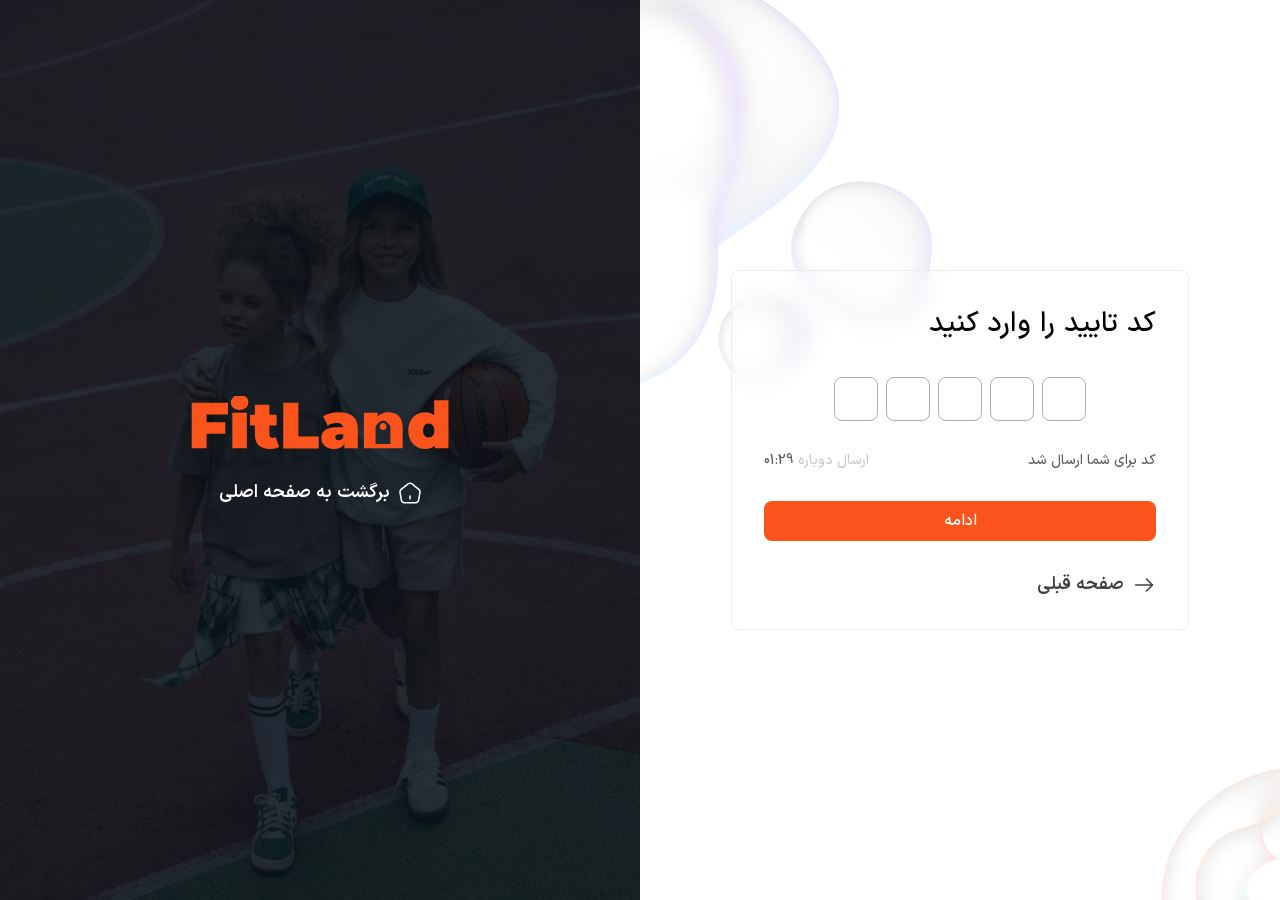
<file: code.html>
<!DOCTYPE html>
<html lang="fa" dir="rtl">

<head>
    <meta charset="UTF-8">
    <meta name="viewport" content="width=device-width, initial-scale=1.0">
    <title>Document</title>
    <link rel="stylesheet" href="style/reset.css">
    <link rel="stylesheet" href="style/root.css">
    <link rel="stylesheet" href="style/code.css">
</head>

<body>
    <svg class="custom-svg">
        <symbol id="home" xmlns="http://www.w3.org/2000/svg" width="24" height="24" viewBox="0 0 24 24"
            fill="currentColor">
            <path
                d="M12 18.75C11.59 18.75 11.25 18.41 11.25 18V15C11.25 14.59 11.59 14.25 12 14.25C12.41 14.25 12.75 14.59 12.75 15V18C12.75 18.41 12.41 18.75 12 18.75Z" />
            <path
                d="M17.6009 22.5601H6.40094C4.58094 22.5601 2.92094 21.1601 2.62094 19.3701L1.29094 11.4001C1.07094 10.1601 1.68094 8.57007 2.67094 7.78007L9.60094 2.23007C10.9409 1.15007 13.0509 1.16007 14.4009 2.24007L21.3309 7.78007C22.3109 8.57007 22.9109 10.1601 22.7109 11.4001L21.3809 19.3601C21.0809 21.1301 19.3809 22.5601 17.6009 22.5601ZM11.9909 2.93007C11.4609 2.93007 10.9309 3.09007 10.5409 3.40007L3.61094 8.96007C3.05094 9.41007 2.65094 10.4501 2.77094 11.1601L4.10094 19.1201C4.28094 20.1701 5.33094 21.0601 6.40094 21.0601H17.6009C18.6709 21.0601 19.7209 20.1701 19.9009 19.1101L21.2309 11.1501C21.3409 10.4501 20.9409 9.39007 20.3909 8.95007L13.4609 3.41007C13.0609 3.09007 12.5209 2.93007 11.9909 2.93007Z" />
        </symbol>
        <symbol id="arrow-right" xmlns="http://www.w3.org/2000/svg" width="24" height="24" viewBox="0 0 24 24" fill="currentColor">
<path d="M14.4291 18.8201C14.2391 18.8201 14.0491 18.7501 13.8991 18.6001C13.6091 18.3101 13.6091 17.8301 13.8991 17.5401L19.4391 12.0001L13.8991 6.46012C13.6091 6.17012 13.6091 5.69012 13.8991 5.40012C14.1891 5.11012 14.6691 5.11012 14.9591 5.40012L21.0291 11.4701C21.3191 11.7601 21.3191 12.2401 21.0291 12.5301L14.9591 18.6001C14.8091 18.7501 14.6191 18.8201 14.4291 18.8201Z"/>
<path d="M20.33 12.75H3.5C3.09 12.75 2.75 12.41 2.75 12C2.75 11.59 3.09 11.25 3.5 11.25H20.33C20.74 11.25 21.08 11.59 21.08 12C21.08 12.41 20.74 12.75 20.33 12.75Z"/>
        </symbol>
    </svg>
    <main>
        <section>
            <div class="container-fluid">
                <div class="login-container">
                    <!-- Entry Account -->
                    <div class="entry-account">
                        <!-- Top Image -->
                        <div class="top-image">
                            <img src="image/login/8596636160953640368fdca00d60b69708ae02c9.png" alt="">
                        </div>
                        <!-- Form -->
                        <div class="entry-form">
                            <h1 class="entry-form-title">کد تایید را وارد کنید</h1>
                            <form class="login-form" action="" method="get">
                                <div class="login-form-input">
                                    <input class="input-number" type="text" maxlength="1">
                                    <input class="input-number" type="text" maxlength="1">
                                    <input class="input-number" type="text" maxlength="1">
                                    <input class="input-number" type="text" maxlength="1">
                                    <input class="input-number" type="text" maxlength="1">
                                </div>
                                <!-- Sent Code Container -->
                                <div class="sent-code-container">
                                    <!-- Text -->
                                    <div class="sent-code-text">
                                        <span>کد برای شما ارسال شد</span>
                                    </div>
                                    <!-- Timer -->
                                     <div class="resent-code">
                                        <span>ارسال دوباره</span>
                                        <span class="code">01:29</span>
                                     </div>
                                </div>
                                <div class="login-form-btn">
                                    <input class="login-button" type="button" value="ادامه">
                                </div>
                            </form>
                            <div class="back-page">
                                <span>
                                    <svg>
                                        <use href="#arrow-right"></use>
                                    </svg>
                                    صفحه قبلی
                                </span>
                            </div>
                        </div>
                        <!-- Bottom Image -->
                        <div class="bottom-image">
                            <img src="image/login/f97f1bf090c48eece4be53e14cb9fe0b75682e36.png" alt="">
                        </div>
                    </div>
                    <!-- Image -->
                    <div class="back-home-container">
                        <div class="back-home-background-image"></div>
                        <div class="overlay"></div>
                        <div class="content-back-home"> <!-- Logo -->
                            <img src="image/Logo.svg" alt="">
                            <!-- Back Home -->
                            <div>
                                <a class="icon-box" href="index.html"> <svg>
                                        <use href="#home"></use>
                                    </svg>
                                    <h3>برگشت به صفحه اصلی</h3>
                                </a>
                            </div>
                        </div>
                    </div>
                </div>
            </div>
        </section>
    </main>

    <script src="js/login.js"></script>
</body>

</html>
</file>
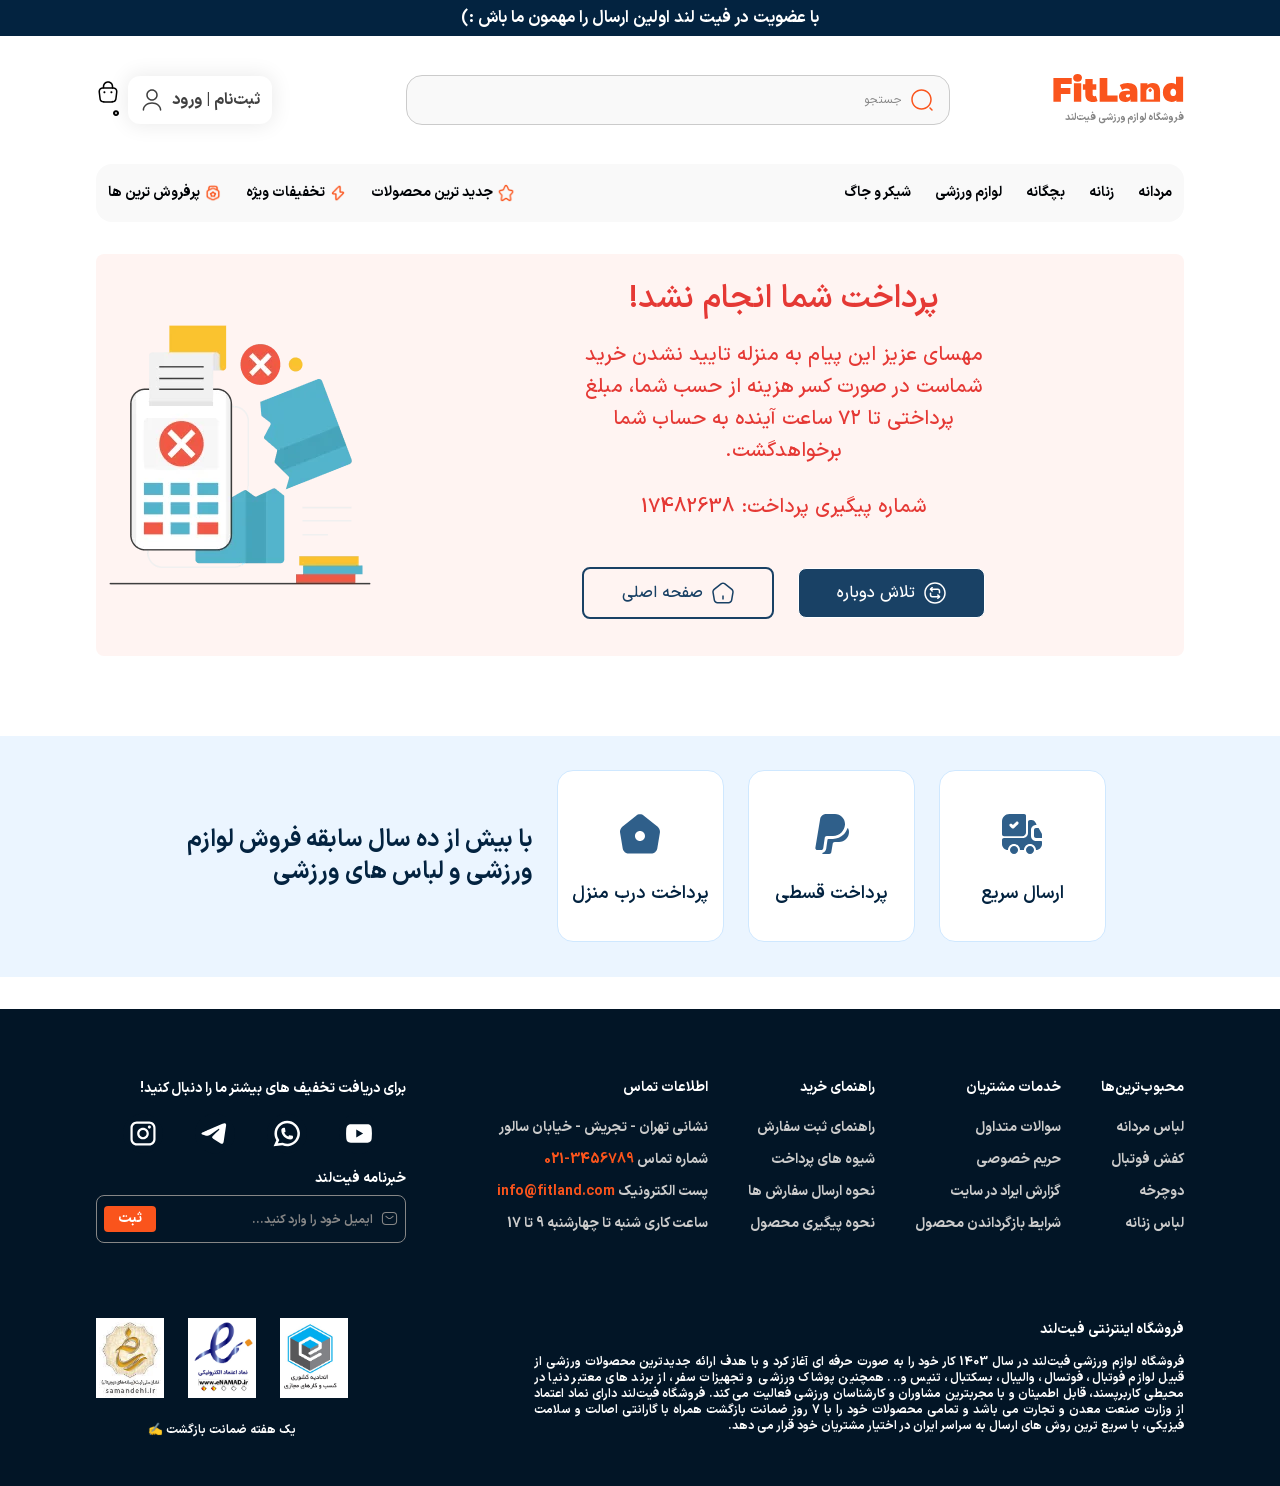
<file: Failed-Transaction.html>
<!DOCTYPE html>
<html lang="fa" dir="rtl">

<head>
    <meta charset="UTF-8">
    <meta name="viewport" content="width=device-width, initial-scale=1.0">
    <title>Document</title>
    <link rel="stylesheet" href="style/reset.css">
    <link rel="stylesheet" href="style/root.css">
    <link rel="stylesheet" href="style/style.css">
    <link rel="stylesheet" href="style/failed-transaction.css">
</head>

<body>
    <!-- All Svg -->
    <svg class="custom-svg">
        <symbol id="search" xmlns="http://www.w3.org/2000/svg" width="24" height="24" viewBox="0 0 24 24"
            fill="currentColor">
            <path
                d="M11.5 21.75C5.85 21.75 1.25 17.15 1.25 11.5C1.25 5.85 5.85 1.25 11.5 1.25C17.15 1.25 21.75 5.85 21.75 11.5C21.75 17.15 17.15 21.75 11.5 21.75ZM11.5 2.75C6.67 2.75 2.75 6.68 2.75 11.5C2.75 16.32 6.67 20.25 11.5 20.25C16.33 20.25 20.25 16.32 20.25 11.5C20.25 6.68 16.33 2.75 11.5 2.75Z" />
            <path
                d="M22.0004 22.7499C21.8104 22.7499 21.6204 22.6799 21.4704 22.5299L19.4704 20.5299C19.1804 20.2399 19.1804 19.7599 19.4704 19.4699C19.7604 19.1799 20.2404 19.1799 20.5304 19.4699L22.5304 21.4699C22.8204 21.7599 22.8204 22.2399 22.5304 22.5299C22.3804 22.6799 22.1904 22.7499 22.0004 22.7499Z" />
        </symbol>
        <symbol id="user" xmlns="http://www.w3.org/2000/svg" width="24" height="24" viewBox="0 0 24 24"
            fill="currentColor">
            <path
                d="M12 12.75C8.83 12.75 6.25 10.17 6.25 7C6.25 3.83 8.83 1.25 12 1.25C15.17 1.25 17.75 3.83 17.75 7C17.75 10.17 15.17 12.75 12 12.75ZM12 2.75C9.66 2.75 7.75 4.66 7.75 7C7.75 9.34 9.66 11.25 12 11.25C14.34 11.25 16.25 9.34 16.25 7C16.25 4.66 14.34 2.75 12 2.75Z" />
            <path
                d="M20.5901 22.75C20.1801 22.75 19.8401 22.41 19.8401 22C19.8401 18.55 16.3202 15.75 12.0002 15.75C7.68015 15.75 4.16016 18.55 4.16016 22C4.16016 22.41 3.82016 22.75 3.41016 22.75C3.00016 22.75 2.66016 22.41 2.66016 22C2.66016 17.73 6.85015 14.25 12.0002 14.25C17.1502 14.25 21.3401 17.73 21.3401 22C21.3401 22.41 21.0001 22.75 20.5901 22.75Z" />
        </symbol>
        <symbol id="cart" xmlns="http://www.w3.org/2000/svg" width="24" height="24" viewBox="0 0 24 24"
            fill="currentColor">
            <path
                d="M16.5 8.63005C16.09 8.63005 15.75 8.29005 15.75 7.88005V6.50005C15.75 5.45006 15.3 4.43005 14.52 3.72005C13.73 3.00005 12.71 2.67005 11.63 2.77005C9.83 2.94005 8.25 4.78005 8.25 6.70005V7.67005C8.25 8.08005 7.91 8.42005 7.5 8.42005C7.09 8.42005 6.75 8.08005 6.75 7.67005V6.69005C6.75 4.00005 8.92 1.52005 11.49 1.27005C12.99 1.13005 14.43 1.60005 15.53 2.61005C16.62 3.60005 17.25 5.02005 17.25 6.50005V7.88005C17.25 8.29005 16.91 8.63005 16.5 8.63005Z" />
            <path
                d="M14.9998 22.75H8.99982C4.37982 22.75 3.51982 20.6 3.29982 18.51L2.54982 12.52C2.43982 11.44 2.39982 9.89 3.44982 8.73C4.34982 7.73 5.83982 7.25 7.99982 7.25H15.9998C18.1698 7.25 19.6598 7.74 20.5498 8.73C21.5898 9.89 21.5598 11.44 21.4498 12.5L20.6998 18.51C20.4798 20.6 19.6198 22.75 14.9998 22.75ZM7.99982 8.75C6.30982 8.75 5.14982 9.08 4.55982 9.74C4.06982 10.28 3.90982 11.11 4.03982 12.35L4.78982 18.34C4.95982 19.94 5.39982 21.26 8.99982 21.26H14.9998C18.5998 21.26 19.0398 19.95 19.2098 18.36L19.9598 12.35C20.0898 11.13 19.9298 10.3 19.4398 9.75C18.8498 9.08 17.6898 8.75 15.9998 8.75H7.99982Z" />
            <path
                d="M15.4202 13.1499C14.8602 13.1499 14.4102 12.6999 14.4102 12.1499C14.4102 11.5999 14.8602 11.1499 15.4102 11.1499C15.9602 11.1499 16.4102 11.5999 16.4102 12.1499C16.4102 12.6999 15.9702 13.1499 15.4202 13.1499Z" />
            <path
                d="M8.42016 13.1499C7.86016 13.1499 7.41016 12.6999 7.41016 12.1499C7.41016 11.5999 7.86016 11.1499 8.41016 11.1499C8.96016 11.1499 9.41016 11.5999 9.41016 12.1499C9.41016 12.6999 8.97016 13.1499 8.42016 13.1499Z" />
        </symbol>
        <symbol id="arrow-left" xmlns="http://www.w3.org/2000/svg" width="24" height="24" viewBox="0 0 24 24"
            fill="currentColor">
            <path
                d="M12 22.75C6.07 22.75 1.25 17.93 1.25 12C1.25 6.07 6.07 1.25 12 1.25C17.93 1.25 22.75 6.07 22.75 12C22.75 17.93 17.93 22.75 12 22.75ZM12 2.75C6.9 2.75 2.75 6.9 2.75 12C2.75 17.1 6.9 21.25 12 21.25C17.1 21.25 21.25 17.1 21.25 12C21.25 6.9 17.1 2.75 12 2.75Z" />
            <path
                d="M15.5 12.75H9.5C9.09 12.75 8.75 12.41 8.75 12C8.75 11.59 9.09 11.25 9.5 11.25H15.5C15.91 11.25 16.25 11.59 16.25 12C16.25 12.41 15.91 12.75 15.5 12.75Z" />
            <path
                d="M11.4995 15.7499C11.3095 15.7499 11.1195 15.6799 10.9695 15.5299L7.96945 12.5299C7.67945 12.2399 7.67945 11.7599 7.96945 11.4699L10.9695 8.46994C11.2595 8.17994 11.7395 8.17994 12.0295 8.46994C12.3195 8.75994 12.3195 9.23994 12.0295 9.52994L9.55945 11.9999L12.0295 14.4699C12.3195 14.7599 12.3195 15.2399 12.0295 15.5299C11.8795 15.6799 11.6895 15.7499 11.4995 15.7499Z" />
        </symbol>
        <symbol id="menu" xmlns="http://www.w3.org/2000/svg" width="24" height="24" viewBox="0 0 24 24"
            fill="currentColor">
            <path
                d="M21 7.75H3C2.59 7.75 2.25 7.41 2.25 7C2.25 6.59 2.59 6.25 3 6.25H21C21.41 6.25 21.75 6.59 21.75 7C21.75 7.41 21.41 7.75 21 7.75Z" />
            <path
                d="M21 12.75H3C2.59 12.75 2.25 12.41 2.25 12C2.25 11.59 2.59 11.25 3 11.25H21C21.41 11.25 21.75 11.59 21.75 12C21.75 12.41 21.41 12.75 21 12.75Z" />
            <path
                d="M21 17.75H3C2.59 17.75 2.25 17.41 2.25 17C2.25 16.59 2.59 16.25 3 16.25H21C21.41 16.25 21.75 16.59 21.75 17C21.75 17.41 21.41 17.75 21 17.75Z" />
        </symbol>
        <symbol id="right" xmlns="http://www.w3.org/2000/svg" width="24" height="24" viewBox="0 0 24 24"
            fill="currentColor">
            <path
                d="M8.90961 20.67C8.71961 20.67 8.52961 20.6 8.37961 20.45C8.08961 20.16 8.08961 19.68 8.37961 19.39L14.8996 12.87C15.3796 12.39 15.3796 11.61 14.8996 11.13L8.37961 4.61002C8.08961 4.32002 8.08961 3.84002 8.37961 3.55002C8.66961 3.26002 9.14961 3.26002 9.43961 3.55002L15.9596 10.07C16.4696 10.58 16.7596 11.27 16.7596 12C16.7596 12.73 16.4796 13.42 15.9596 13.93L9.43961 20.45C9.28961 20.59 9.09961 20.67 8.90961 20.67Z" />
        </symbol>
        <symbol id="left" xmlns="http://www.w3.org/2000/svg" width="24" height="24" viewBox="0 0 24 24"
            fill="currentColor">
            <path
                d="M14.9993 20.67C14.8093 20.67 14.6193 20.6 14.4693 20.45L7.9493 13.93C6.8893 12.87 6.8893 11.13 7.9493 10.07L14.4693 3.55002C14.7593 3.26002 15.2393 3.26002 15.5293 3.55002C15.8193 3.84002 15.8193 4.32002 15.5293 4.61002L9.0093 11.13C8.5293 11.61 8.5293 12.39 9.0093 12.87L15.5293 19.39C15.8193 19.68 15.8193 20.16 15.5293 20.45C15.3793 20.59 15.1893 20.67 14.9993 20.67Z" />
        </symbol>
        <symbol id="home" xmlns="http://www.w3.org/2000/svg" width="24" height="24" viewBox="0 0 24 24"
            fill="currentColor">
            <path
                d="M12 18.75C11.59 18.75 11.25 18.41 11.25 18V15C11.25 14.59 11.59 14.25 12 14.25C12.41 14.25 12.75 14.59 12.75 15V18C12.75 18.41 12.41 18.75 12 18.75Z" />
            <path
                d="M17.6009 22.5601H6.40094C4.58094 22.5601 2.92094 21.1601 2.62094 19.3701L1.29094 11.4001C1.07094 10.1601 1.68094 8.57007 2.67094 7.78007L9.60094 2.23007C10.9409 1.15007 13.0509 1.16007 14.4009 2.24007L21.3309 7.78007C22.3109 8.57007 22.9109 10.1601 22.7109 11.4001L21.3809 19.3601C21.0809 21.1301 19.3809 22.5601 17.6009 22.5601ZM11.9909 2.93007C11.4609 2.93007 10.9309 3.09007 10.5409 3.40007L3.61094 8.96007C3.05094 9.41007 2.65094 10.4501 2.77094 11.1601L4.10094 19.1201C4.28094 20.1701 5.33094 21.0601 6.40094 21.0601H17.6009C18.6709 21.0601 19.7209 20.1701 19.9009 19.1101L21.2309 11.1501C21.3409 10.4501 20.9409 9.39007 20.3909 8.95007L13.4609 3.41007C13.0609 3.09007 12.5209 2.93007 11.9909 2.93007Z" />
        </symbol>
        <symbol id="close" xmlns="http://www.w3.org/2000/svg" width="24" height="24" viewBox="0 0 24 24"
            fill="currentColor">
            <path
                d="M12 22.75C6.07 22.75 1.25 17.93 1.25 12C1.25 6.07 6.07 1.25 12 1.25C17.93 1.25 22.75 6.07 22.75 12C22.75 17.93 17.93 22.75 12 22.75ZM12 2.75C6.9 2.75 2.75 6.9 2.75 12C2.75 17.1 6.9 21.25 12 21.25C17.1 21.25 21.25 17.1 21.25 12C21.25 6.9 17.1 2.75 12 2.75Z" />
            <path
                d="M9.16937 15.5801C8.97937 15.5801 8.78938 15.5101 8.63938 15.3601C8.34938 15.0701 8.34938 14.5901 8.63938 14.3001L14.2994 8.64011C14.5894 8.35011 15.0694 8.35011 15.3594 8.64011C15.6494 8.93011 15.6494 9.41011 15.3594 9.70011L9.69937 15.3601C9.55937 15.5101 9.35937 15.5801 9.16937 15.5801Z" />
            <path
                d="M14.8294 15.5801C14.6394 15.5801 14.4494 15.5101 14.2994 15.3601L8.63938 9.70011C8.34938 9.41011 8.34938 8.93011 8.63938 8.64011C8.92937 8.35011 9.40937 8.35011 9.69937 8.64011L15.3594 14.3001C15.6494 14.5901 15.6494 15.0701 15.3594 15.3601C15.2094 15.5101 15.0194 15.5801 14.8294 15.5801Z" />
        </symbol>
        <symbol id="buy-crypto" xmlns="http://www.w3.org/2000/svg" width="24" height="24" viewBox="0 0 24 24"
            fill="currentColor">
            <path
                d="M15.4998 15.75C15.3198 15.75 15.1198 15.74 14.9398 15.73C14.5698 15.71 14.2697 15.41 14.2397 15.04C14.0197 12.25 11.7498 9.98999 8.96976 9.76999C8.59976 9.73999 8.29975 9.44001 8.27975 9.07001C8.26975 8.89001 8.25977 8.69001 8.25977 8.51001C8.25977 4.51001 11.5098 1.26001 15.5098 1.26001C19.5098 1.26001 22.7598 4.51001 22.7598 8.51001C22.7598 12.51 19.4998 15.75 15.4998 15.75ZM9.74976 8.35999C12.7298 8.88999 15.1198 11.27 15.6398 14.25C18.7498 14.17 21.2498 11.63 21.2498 8.5C21.2498 5.33 18.6698 2.75 15.4998 2.75C12.3798 2.75 9.82976 5.24999 9.74976 8.35999Z" />
            <path
                d="M8.5 22.75C4.5 22.75 1.25 19.5 1.25 15.5C1.25 11.5 4.5 8.25 8.5 8.25C8.68 8.25 8.88 8.25999 9.06 8.26999C12.59 8.54999 15.45 11.41 15.72 14.92C15.73 15.12 15.74 15.32 15.74 15.5C15.75 19.5 12.5 22.75 8.5 22.75ZM8.5 9.75C5.33 9.75 2.75 12.33 2.75 15.5C2.75 18.67 5.33 21.25 8.5 21.25C11.67 21.25 14.25 18.67 14.25 15.5C14.25 15.34 14.24 15.18 14.23 15.02C14.01 12.25 11.74 9.98001 8.95999 9.76001C8.81999 9.76001 8.66 9.75 8.5 9.75Z" />
            <path
                d="M8.5 18.75C8.23 18.75 7.97 18.6 7.84 18.36L7.06 16.94L5.64001 16.16C5.40001 16.03 5.25 15.78 5.25 15.5C5.25 15.22 5.40001 14.97 5.64001 14.84L7.06 14.06L7.84 12.64C8.1 12.16 8.89 12.16 9.16 12.64L9.94 14.06L11.36 14.84C11.6 14.97 11.75 15.22 11.75 15.5C11.75 15.78 11.6 16.03 11.36 16.16L9.94 16.94L9.16 18.36C9.03 18.6 8.77 18.75 8.5 18.75ZM7.56 15.5L7.97 15.73C8.1 15.8 8.19999 15.9 8.26999 16.03L8.5 16.44L8.73001 16.03C8.80001 15.9 8.9 15.8 9.03 15.73L9.44 15.5L9.03 15.27C8.9 15.2 8.80001 15.1 8.73001 14.97L8.5 14.56L8.26999 14.97C8.19999 15.1 8.1 15.2 7.97 15.27L7.56 15.5Z" />
        </symbol>
        <symbol id="3square" xmlns="http://www.w3.org/2000/svg" width="24" height="24" viewBox="0 0 24 24"
            fill="currentColor">
            <path
                d="M9.37 22.75H4.62C2.32 22.75 1.25 21.68 1.25 19.38V14.63C1.25 12.32 2.32 11.25 4.62 11.25H7C7.41 11.25 7.75 11.59 7.75 12V14.37C7.75 15.83 8.17 16.25 9.62 16.25H12C12.41 16.25 12.75 16.59 12.75 17V19.38C12.75 21.68 11.68 22.75 9.37 22.75ZM4.62 12.75C3.17 12.75 2.75 13.17 2.75 14.63V19.38C2.75 20.83 3.17 21.25 4.62 21.25H9.37C10.83 21.25 11.25 20.83 11.25 19.38V17.75H9.62C7.32 17.75 6.25 16.68 6.25 14.37V12.75H4.62Z" />
            <path
                d="M14.37 17.75H9.62C7.32 17.75 6.25 16.68 6.25 14.37V9.62C6.25 7.32 7.32 6.25 9.62 6.25H12C12.41 6.25 12.75 6.59 12.75 7V9.37C12.75 10.83 13.17 11.25 14.62 11.25H17C17.41 11.25 17.75 11.59 17.75 12V14.37C17.75 16.68 16.68 17.75 14.37 17.75ZM9.62 7.75C8.17 7.75 7.75 8.17 7.75 9.62V14.37C7.75 15.83 8.17 16.25 9.62 16.25H14.37C15.83 16.25 16.25 15.83 16.25 14.37V12.75H14.62C12.32 12.75 11.25 11.68 11.25 9.37V7.75H9.62Z" />
            <path
                d="M19.37 12.75H14.62C12.32 12.75 11.25 11.68 11.25 9.37V4.62C11.25 2.32 12.32 1.25 14.62 1.25H19.37C21.68 1.25 22.75 2.32 22.75 4.62V9.37C22.75 11.68 21.68 12.75 19.37 12.75ZM14.62 2.75C13.17 2.75 12.75 3.17 12.75 4.62V9.37C12.75 10.83 13.17 11.25 14.62 11.25H19.37C20.83 11.25 21.25 10.83 21.25 9.37V4.62C21.25 3.17 20.83 2.75 19.37 2.75H14.62Z" />
        </symbol>
        <symbol id="repeat-circle" xmlns="http://www.w3.org/2000/svg" width="24" height="24" viewBox="0 0 24 24"
            fill="currentColor">
            <path
                d="M16.5 12.4701C16.09 12.4701 15.75 12.1301 15.75 11.7201V9.95013C15.75 9.48013 15.37 9.1001 14.9 9.1001H7.5C7.09 9.1001 6.75 8.7601 6.75 8.3501C6.75 7.9401 7.09 7.6001 7.5 7.6001H14.9C16.2 7.6001 17.25 8.66013 17.25 9.95013V11.7201C17.25 12.1301 16.91 12.4701 16.5 12.4701Z" />
            <path
                d="M9.18945 10.7799C8.99945 10.7799 8.80946 10.7098 8.65946 10.5598L6.96945 8.86984C6.67945 8.57984 6.67945 8.09985 6.96945 7.80985L8.65946 6.11984C8.94946 5.82984 9.42945 5.82984 9.71945 6.11984C10.0095 6.40984 10.0095 6.88984 9.71945 7.17984L8.55945 8.33988L9.71945 9.49985C10.0095 9.78985 10.0095 10.2698 9.71945 10.5598C9.56945 10.7098 9.37945 10.7799 9.18945 10.7799Z" />
            <path
                d="M16.5 16.41H9.10001C7.80001 16.41 6.75 15.3501 6.75 14.0601V12.29C6.75 11.88 7.09 11.54 7.5 11.54C7.91 11.54 8.25 11.88 8.25 12.29V14.0601C8.25 14.5301 8.63001 14.91 9.10001 14.91H16.5C16.91 14.91 17.25 15.25 17.25 15.66C17.25 16.07 16.91 16.41 16.5 16.41Z" />
            <path
                d="M14.81 18.0899C14.62 18.0899 14.43 18.0199 14.28 17.8699C13.99 17.5799 13.99 17.0999 14.28 16.8099L15.44 15.6499L14.28 14.4899C13.99 14.1999 13.99 13.7199 14.28 13.4299C14.57 13.1399 15.05 13.1399 15.34 13.4299L17.03 15.1199C17.32 15.4099 17.32 15.8899 17.03 16.1799L15.34 17.8699C15.2 18.0199 15 18.0899 14.81 18.0899Z" />
            <path
                d="M12 22.75C6.07 22.75 1.25 17.93 1.25 12C1.25 6.07 6.07 1.25 12 1.25C17.93 1.25 22.75 6.07 22.75 12C22.75 17.93 17.93 22.75 12 22.75ZM12 2.75C6.9 2.75 2.75 6.9 2.75 12C2.75 17.1 6.9 21.25 12 21.25C17.1 21.25 21.25 17.1 21.25 12C21.25 6.9 17.1 2.75 12 2.75Z" />
        </symbol>
    </svg>
    <!-- Header -->
    <header class="desktop-header">
        <div class="container-fluid">
            <!-- Top Header -->
            <div class="first-header">
                <h3>با عضویت در فیت لند اولین ارسال را مهمون ما باش :)</h3>
            </div>
            <!-- Main Header -->
            <div class="container">
                <div class="main-header">
                    <!-- Logo -->
                    <div class="logo-box">
                        <img src="image/Logo.svg" alt="">
                        <span>فروشگاه لوازم ورزشی فیت‌لند</span>
                    </div>
                    <!-- Search -->
                    <div class="search-box">
                        <svg>
                            <use href="#search"></use>
                        </svg>
                        <input type="search" placeholder="جستجو">
                    </div>
                    <!-- Cart & Account -->
                    <div class="user-cart-box">
                        <!-- Account -->
                        <div class="user-btn-box">
                            <a href="login.html" class="user-btn">
                                ثبت‌نام | ورود
                                <svg>
                                    <use href="#user"></use>
                                </svg>
                            </a>
                        </div>
                        <!-- Cart -->
                        <a href="basket.html" class="cart">
                            <svg>
                                <use href="#cart"></use>
                            </svg>
                            <span class="count">0</span>
                        </a>
                        <!-- Cart Box -->
                        <div class="cart-box">
                            <!-- Cart Box Product -->
                            <div class="cart-box-product-container">
                                <div class="cart-box-product">
                                    <!-- Image -->
                                    <div class="cart-box-product-image">
                                        <img src="image/product/8fad79ab19168d3d8e3e254edb225847ecd506dd.png" alt="">
                                    </div>
                                    <!-- Info -->
                                    <div class="cart-box-product-info">
                                        <!-- Title -->
                                        <div class="cart-box-product-title">
                                            <h2>ست ورزشی نایک 2009 </h2>
                                        </div>
                                        <!-- Price -->
                                        <div class="cart-box-product-price">
                                            <h3>4,800,000 </h3>
                                            <span>تومان</span>
                                        </div>
                                        <!-- Color -->
                                        <div class="cart-box-product-color">
                                            <div class="color-cart-box-product"></div>
                                            <h4>سرمه ای</h4>
                                        </div>
                                        <!-- Count -->
                                        <div class="cart-box-product-count">
                                            <h5>1 عدد</h5>
                                        </div>
                                    </div>
                                </div>
                                <div class="cart-box-product">
                                    <!-- Image -->
                                    <div class="cart-box-product-image">
                                        <img src="image/product/8fad79ab19168d3d8e3e254edb225847ecd506dd.png" alt="">
                                    </div>
                                    <!-- Info -->
                                    <div class="cart-box-product-info">
                                        <!-- Title -->
                                        <div class="cart-box-product-title">
                                            <h2>ست ورزشی نایک 2009 </h2>
                                        </div>
                                        <!-- Price -->
                                        <div class="cart-box-product-price">
                                            <h3>4,800,000 </h3>
                                            <span>تومان</span>
                                        </div>
                                        <!-- Color -->
                                        <div class="cart-box-product-color">
                                            <div class="color-cart-box-product"></div>
                                            <h4>سرمه ای</h4>
                                        </div>
                                        <!-- Count -->
                                        <div class="cart-box-product-count">
                                            <h5>1 عدد</h5>
                                        </div>
                                    </div>
                                </div>
                                <div class="cart-total-price-btn">
                                    <!-- Total Price -->
                                    <div class="cart-total-price">
                                        <span>جمع کل:</span>
                                        <h3>9,600,000 <span>تومان</span></h3>
                                    </div>
                                    <!-- Cart Box Product Btn -->
                                    <div class="cart-box-product-btn">
                                        <a href="#">
                                            <svg>
                                                <use href="#buy-crypto"></use>
                                            </svg>
                                            نهایی کردن خرید
                                        </a>
                                    </div>
                                </div>
                            </div>
                        </div>
                    </div>
                </div>
            </div>
            <!-- Navs -->
            <div class="navs-box container">
                <nav>
                    <div class="nav-ul-container">
                        <!-- First Menu -->
                        <ul>
                            <li class="has-dropdown">
                                <a class="mens-menu" href="#">مردانه</a>
                                <!-- Menu items container -->
                                <div class="menu-items-container">
                                    <!-- Mens menu item -->
                                    <div class="menus-item">
                                        <ul>
                                            <h2>ست لباس ورزشی</h2>
                                            <li>
                                                <a href="#">ست لباس ورزشی</a>
                                            </li>
                                            <li>
                                                <a href="#">تیشرت ,بلوز و استرچ ورزشی</a>
                                            </li>
                                            <li>
                                                <a href="#">نیم تنه ورزشی</a>
                                            </li>
                                            <li>
                                                <a href="#">تاب ورزشی</a>
                                            </li>
                                            <li>
                                                <a href="#">کیت ورزشی</a>
                                            </li>
                                            <li>
                                                <a href="#">سویشرت</a>
                                            </li>
                                            <li>
                                                <a href="#">هودی</a>
                                            </li>
                                            <li>
                                                <a href="#">مایو</a>
                                            </li>
                                        </ul>
                                    </div>
                                    <div class="menus-item">
                                        <ul>
                                            <h2>شلوار ورزشی زنانه</h2>
                                            <li>
                                                <a href="#">شلوار ورزشی</a>
                                            </li>
                                            <li>
                                                <a href="#">شلوارک ورزشی</a>
                                            </li>
                                            <li>
                                                <a href="#">لگ و نیم لگ</a>
                                            </li>
                                            <li>
                                                <a href="#">جاگر</a>
                                            </li>
                                        </ul>
                                        <ul>
                                            <h2>اکسسوری</h2>
                                            <li>
                                                <a href="#">جوراب ورزشی</a>
                                            </li>
                                            <li>
                                                <a href="#">کلاه ورزشی</a>
                                            </li>
                                            <li>
                                                <a href="#">دستبند ورزشی</a>
                                            </li>
                                            <li>
                                                <a href="#">هدبند</a>
                                            </li>
                                        </ul>
                                    </div>
                                    <div class="menus-item">
                                        <ul>
                                            <h2>کفش ورزشی</h2>
                                            <li>
                                                <a href="#">کفش کوهنوردی</a>
                                            </li>
                                            <li>
                                                <a href="#">کفش کوهنوردی</a>
                                            </li>
                                            <li>
                                                <a href="#">کفش اسکیت</a>
                                            </li>
                                            <li>
                                                <a href="#">کفش بسکتبال</a>
                                            </li>
                                            <li>
                                                <a href="#">کفش کشتی</a>
                                            </li>
                                            <li>
                                                <a href="#">کتانی رانینگ</a>
                                            </li>
                                            <li>
                                                <a href="#">استوک</a>
                                            </li>
                                            <li>
                                                <a href="#">دمبایی</a>
                                            </li>
                                        </ul>
                                    </div>
                                    <div class="menus-item brand">
                                        <ul>
                                            <h2>برند بیشنهادی</h2>
                                            <li>
                                                <a href="#">nike</a>
                                            </li>
                                            <li>
                                                <a href="#">the north face</a>
                                            </li>
                                            <li>
                                                <a href="#">under armour</a>
                                            </li>
                                            <li>
                                                <a href="#">adidas</a>
                                            </li>
                                            <li>
                                                <a href="#">fila</a>
                                            </li>
                                        </ul>
                                    </div>
                                    <div class="menu-image">
                                        <img src="image/menu/mens.png" alt="" width="249px" height="319px">
                                    </div>
                                </div>
                            </li>
                            <li class="has-dropdown">
                                <a class="womens-menu" href="#">زنانه</a>
                                <!-- Menu items container -->
                                <div class="menu-items-container">
                                    <!-- Mens menu item -->
                                    <div class="menus-item">
                                        <ul>
                                            <h2>ست لباس ورزشی</h2>
                                            <li>
                                                <a href="#">ست لباس ورزشی</a>
                                            </li>
                                            <li>
                                                <a href="#">تیشرت ,بلوز و استرچ ورزشی</a>
                                            </li>
                                            <li>
                                                <a href="#">نیم تنه ورزشی</a>
                                            </li>
                                            <li>
                                                <a href="#">تاب ورزشی</a>
                                            </li>
                                            <li>
                                                <a href="#">کیت ورزشی</a>
                                            </li>
                                            <li>
                                                <a href="#">سویشرت</a>
                                            </li>
                                            <li>
                                                <a href="#">هودی</a>
                                            </li>
                                            <li>
                                                <a href="#">مایو</a>
                                            </li>
                                        </ul>
                                    </div>
                                    <div class="menus-item">
                                        <ul>
                                            <h2>شلوار ورزشی زنانه</h2>
                                            <li>
                                                <a href="#">شلوار ورزشی</a>
                                            </li>
                                            <li>
                                                <a href="#">شلوارک ورزشی</a>
                                            </li>
                                            <li>
                                                <a href="#">لگ و نیم لگ</a>
                                            </li>
                                            <li>
                                                <a href="#">جاگر</a>
                                            </li>
                                        </ul>
                                        <ul>
                                            <h2>اکسسوری</h2>
                                            <li>
                                                <a href="#">جوراب ورزشی</a>
                                            </li>
                                            <li>
                                                <a href="#">کلاه ورزشی</a>
                                            </li>
                                            <li>
                                                <a href="#">دستبند ورزشی</a>
                                            </li>
                                            <li>
                                                <a href="#">هدبند</a>
                                            </li>
                                        </ul>
                                    </div>
                                    <div class="menus-item">
                                        <ul>
                                            <h2>کفش ورزشی</h2>
                                            <li>
                                                <a href="#">کفش کوهنوردی</a>
                                            </li>
                                            <li>
                                                <a href="#">کفش کوهنوردی</a>
                                            </li>
                                            <li>
                                                <a href="#">کفش اسکیت</a>
                                            </li>
                                            <li>
                                                <a href="#">کفش بسکتبال</a>
                                            </li>
                                            <li>
                                                <a href="#">کفش کشتی</a>
                                            </li>
                                            <li>
                                                <a href="#">کتانی رانینگ</a>
                                            </li>
                                            <li>
                                                <a href="#">استوک</a>
                                            </li>
                                            <li>
                                                <a href="#">دمبایی</a>
                                            </li>
                                        </ul>
                                        <ul>
                                            <h2>جوراب ورزشی</h2>
                                            <li>
                                                <a href="#">جوراب ورزشی</a>
                                            </li>
                                        </ul>
                                    </div>
                                    <div class="menus-item brand">
                                        <ul>
                                            <h2>برند بیشنهادی</h2>
                                            <li>
                                                <a href="#">nike</a>
                                            </li>
                                            <li>
                                                <a href="#">the north face</a>
                                            </li>
                                            <li>
                                                <a href="#">under armour</a>
                                            </li>
                                            <li>
                                                <a href="#">adidas</a>
                                            </li>
                                            <li>
                                                <a href="#">fila</a>
                                            </li>
                                        </ul>
                                    </div>
                                    <div class="menu-image">
                                        <img src="image/menu/women.png" alt="" width="249px" height="319px">
                                    </div>
                                </div>
                            </li>
                            <li class="has-dropdown">
                                <a class="kids-menu" href="#">بچگانه</a>
                                <!-- Menu items container -->
                                <div class="menu-items-container">
                                    <!-- Mens menu item -->
                                    <div class="menus-item">
                                        <ul>
                                            <h2>لباس ورزشی دخترانه</h2>
                                            <li>
                                                <a href="#">ست لباس ورزشی</a>
                                            </li>
                                            <li>
                                                <a href="#">تیشرت ,بلوز و استرچ ورزشی</a>
                                            </li>
                                            <li>
                                                <a href="#">نیم تنه ورزشی</a>
                                            </li>
                                            <li>
                                                <a href="#">کیت ورزشی</a>
                                            </li>
                                            <li>
                                                <a href="#">سویشرت</a>
                                            </li>
                                            <li>
                                                <a href="#">هودی</a>
                                            </li>
                                            <li>
                                                <a href="#">مایو</a>
                                            </li>
                                        </ul>
                                        <ul>
                                            <h2>شلوار ورزشی دخترانه</h2>
                                            <li>
                                                <a href="#">شلوار ورزشی</a>
                                            </li>
                                            <li>
                                                <a href="#">شلوارک ورزشی</a>
                                            </li>
                                        </ul>
                                    </div>
                                    <div class="menus-item">
                                        <ul>
                                            <h2>لباس ورزشی بسرونه</h2>
                                            <li>
                                                <a href="#">ست لباس ورزشی</a>
                                            </li>
                                            <li>
                                                <a href="#">تیشرت ,بلوز و استرچ ورزشی</a>
                                            </li>
                                            <li>
                                                <a href="#">کیت ورزشی</a>
                                            </li>
                                            <li>
                                                <a href="#">سویشرت</a>
                                            </li>
                                            <li>
                                                <a href="#">هودی</a>
                                            </li>
                                            <li>
                                                <a href="#">مایو</a>
                                            </li>
                                        </ul>
                                        <ul>
                                            <h2>شلوار ورزشی پسرونه</h2>
                                            <li>
                                                <a href="#">شلوار ورزشی</a>
                                            </li>
                                            <li>
                                                <a href="#">شلوارک ورزشی</a>
                                            </li>
                                        </ul>
                                    </div>
                                    <div class="menus-item">
                                        <ul>
                                            <h2>کفش ورزشی دخترانه</h2>
                                            <li>
                                                <a href="#">کفش کوهنوردی</a>
                                            </li>
                                            <li>
                                                <a href="#">کفش اسکیت</a>
                                            </li>
                                            <li>
                                                <a href="#">کفش بسکتبال</a>
                                            </li>
                                            <li>
                                                <a href="#">استوک</a>
                                            </li>
                                        </ul>
                                        <ul>
                                            <h2>کفش ورزشی پسرانه</h2>
                                            <li>
                                                <a href="#">کفش کوهنوردی</a>
                                            </li>
                                            <li>
                                                <a href="#">کفش اسکیت</a>
                                            </li>
                                            <li>
                                                <a href="#">کفش بسکتبال</a>
                                            </li>
                                            <li>
                                                <a href="#">استوک</a>
                                            </li>
                                        </ul>
                                        <ul>
                                            <h2>جوراب ورزشی</h2>
                                            <li>
                                                <a href="#">جوراب ورزشی</a>
                                            </li>
                                        </ul>
                                    </div>
                                    <div class="menus-item brand">
                                        <ul>
                                            <h2>برند بیشنهادی</h2>
                                            <li>
                                                <a href="#">nike</a>
                                            </li>
                                            <li>
                                                <a href="#">the north face</a>
                                            </li>
                                            <li>
                                                <a href="#">under armour</a>
                                            </li>
                                            <li>
                                                <a href="#">adidas</a>
                                            </li>
                                            <li>
                                                <a href="#">fila</a>
                                            </li>
                                        </ul>
                                    </div>
                                    <div class="menu-image">
                                        <img src="image/menu/kids.png" alt="" width="249px" height="319px">
                                    </div>
                                </div>
                            </li>
                            <li class="has-dropdown">
                                <a class="sport-equipment-menu" href="#">لوازم ورزشی</a>
                                <!-- Menu items container -->
                                <div class="menu-items-container">
                                    <!-- Mens menu item -->
                                    <div class="menus-item">
                                        <ul>
                                            <li>
                                                <a href="#">وزنه و دمبل</a>
                                            </li>
                                            <li>
                                                <a href="#">لوازم یوگا و بیلاتس</a>
                                            </li>
                                            <li>
                                                <a href="#">لوازم فیتنس و بدنسازی</a>
                                            </li>
                                        </ul>
                                    </div>
                                    <div class="menus-item">
                                        <ul>
                                            <li>
                                                <a href="#">مچ بند ,ساق بند ,زانو بند </a>
                                            </li>
                                            <li>
                                                <a href="#">ساک ورزشی</a>
                                            </li>
                                            <li>
                                                <a href="#">وسایل شنا</a>
                                            </li>
                                        </ul>
                                    </div>
                                    <div class="menus-item">
                                        <ul>
                                            <li>
                                                <a href="#">کوله و شوزبگ</a>
                                            </li>
                                            <li>
                                                <a href="#">لوازم دیگر</a>
                                            </li>
                                        </ul>
                                    </div>
                                    <div class="menus-item brand">
                                        <ul>
                                            <h2>برند بیشنهادی</h2>
                                            <li>
                                                <a href="#">nike</a>
                                            </li>
                                            <li>
                                                <a href="#">under armour</a>
                                            </li>
                                        </ul>
                                    </div>
                                    <div class="menu-image">
                                        <img src="image/menu/54e7f7d95f0093fdf1776a10a666989cb460fbc4.png" alt=""
                                            width="20%">
                                    </div>
                                </div>
                            </li>
                            <li class="has-dropdown">
                                <a class="mens-menu" href="#">شیکر و جاگ</a>
                                <!-- Menu items container -->
                                <div class="menu-items-container">
                                    <!-- Mens menu item -->
                                    <div class="menus-item">
                                        <ul>
                                            <h2>شیکر</h2>
                                            <li>
                                                <a href="#">شیکر بدنسازی</a>
                                            </li>
                                            <li>
                                                <a href="#">مخلوط کن و شیکر برقی</a>
                                            </li>
                                        </ul>
                                    </div>
                                    <div class="menus-item">
                                        <ul>
                                            <h2>ماگ و فلاسک</h2>
                                            <li>
                                                <a href="#">ماگ و فلاسک</a>
                                            </li>
                                        </ul>
                                    </div>
                                    <div class="menus-item">
                                        <ul>
                                            <h2>جا بودری و جا قرصی</h2>
                                            <li>
                                                <a href="#">جا بودری و جا قرصی</a>
                                            </li>
                                        </ul>
                                    </div>
                                    <div class="menus-item brand">
                                        <ul>
                                            <h2>قمقمه ورزشی</h2>
                                            <li>
                                                <a href="#">قمقمه ورزشی</a>
                                            </li>
                                        </ul>
                                    </div>
                                    <div class="menu-image">
                                        <img src="image/menu/555603895279c93222067cdcc793a1869b989102.jpg" alt=""
                                            width="11%">
                                    </div>
                                </div>
                            </li>
                        </ul>
                        <!-- Second Menu -->
                        <ul class="second-menu">
                            <li>
                                <img src="image/Icon/star.png" alt="" width="18px" height="18px">
                                <a href="#">جدید ترین محصولات</a>
                            </li>
                            <li>
                                <img src="image/Icon/flash.png" alt="" width="18px" height="18px">
                                <a href="#">تخفیفات ویژه</a>
                            </li>
                            <li>
                                <img src="image/Icon/award.png" alt="" width="18px" height="18px">
                                <a href="#">پرفروش ترین ها</a>
                            </li>
                        </ul>
                    </div>
                </nav>
            </div>
        </div>
    </header>
    <!-- Mobile Header -->
    <div class="container-fluid mobile-header">
        <div class="first-header">
            <h3>با عضویت در فیت لند اولین ارسال را مهمون ما باش :)</h3>
        </div>
        <!-- Nav mobile-->
        <div class="nav-container">
            <div class="logo-nav-mobile-container">
                <img src="image/Logo.svg" alt="">
                <div class="close-nav-btn">
                    <svg>
                        <use href="#close"></use>
                    </svg>
                </div>
            </div>
            <nav>
                <ul class="nav-mobile">
                    <li>
                        <a href="#" class="nav-item-mobile nav-item-mobile-active">
                            <svg>
                                <use href="#home"></use>
                            </svg>
                            خانه
                        </a>
                    </li>
                    <li>
                        <a href="#" class="nav-item-mobile">
                            <svg>
                                <use href="#home"></use>
                            </svg>
                            مردانه
                        </a>
                    </li>
                    <li>
                        <a href="#" class="nav-item-mobile">
                            <svg>
                                <use href="#home"></use>
                            </svg>
                            زنانه
                        </a>
                    </li>
                    <li>
                        <a href="#" class="nav-item-mobile">
                            <svg>
                                <use href="#home"></use>
                            </svg>
                            بچگانه
                        </a>
                    </li>
                    <li>
                        <a href="#" class="nav-item-mobile">
                            <svg>
                                <use href="#home"></use>
                            </svg>
                            لوازم ورزشی
                        </a>
                    </li>
                    <li>
                        <a href="#" class="nav-item-mobile">
                            <svg>
                                <use href="#home"></use>
                            </svg>
                            شیکر و جاگ
                        </a>
                    </li>
                    <li>
                        <a href="#" class="nav-item-mobile">
                            <svg>
                                <use href="#star"></use>
                            </svg>
                            جدید ترین محصولات
                        </a>
                    </li>
                    <li>
                        <a href="#" class="nav-item-mobile">
                            <svg>
                                <use href="#flash"></use>
                            </svg>
                            تخفیفات ویژه
                        </a>
                    </li>
                    <li>
                        <a href="#" class="nav-item-mobile">
                            <svg>
                                <use href="#award"></use>
                            </svg>
                            پرفروش ترین ها
                        </a>
                    </li>
                </ul>
            </nav>
        </div>
        <!-- Logo & Menu -->
        <div class="logo-menu-container container">
            <div class="logo-box">
                <img src="image/Logo.svg" alt="">
            </div>
            <div class="open-nav-btn">
                <svg class="mobile-nav-icon">
                    <use href="#menu"></use>
                </svg>
            </div>
        </div>
        <!-- Search Box -->
        <div class="container">
            <div class="search-box">
                <svg>
                    <use href="#search"></use>
                </svg>
                <input type="search" placeholder="جستجو">
            </div>
        </div>
    </div>
    <!-- Body Web -->
    <main>
        <section class="failed-transaction">
            <div class="container">
                <div class="failed-transaction-container">
                    <!-- Text Container -->
                    <div class="failed-text-container">
                        <!-- Title Container -->
                        <div class="title-container">
                            <!-- Title -->
                            <div class="failed-title">
                                <h1>پرداخت شما انجام نشد!</h1>
                            </div>
                            <!-- Text -->
                            <div class="failed-text">
                                <p>مهسای عزیز این پیام به منزله تایید نشدن خرید شماست
                                    در صورت کسر هزینه از حسب شما، مبلغ پرداختی تا ۷۲ ساعت
                                    آینده به حساب شما برخواهدگشت.</p>
                            </div>
                            <!-- Code Interception -->
                            <div class="code-interception-container">
                                <span>شماره پیگیری پرداخت:</span>
                                <h2 class="code-interception">17482638</h2>
                            </div>
                        </div>
                        <!-- Btns Container -->
                        <div class="btn-container">
                            <a href="#" class="failed-btn">
                                <svg>
                                    <use href="#repeat-circle"></use>
                                </svg>
                                تلاش دوباره
                            </a>
                            <a href="#" class="failed-btn back-home">
                                <svg>
                                    <use href="#home"></use>
                                </svg>
                                صفحه اصلی
                            </a>
                        </div>
                    </div>
                    <!-- Image Container -->
                    <div class="failed-image-container">
                        <img class="failed-image-lg" src="image/failed pay.webp" alt="">
                        <img class="failed-image-xs" src="image/Failed Transaction mobile.webp" alt="">
                    </div>
                </div>
            </div>
        </section>
    </main>

    <!-- Footer -->
    <footer class="footer">
        <div class="footer-1">
            <div class="container-fluid">
                <div class="footer-1-container">
                    <div class="icon-box-container">
                        <div class="icon-box-footer">
                            <svg xmlns="http://www.w3.org/2000/svg" width="24" height="24" viewBox="0 0 24 24"
                                fill="currentColor" style="width: 48px; height: 48px;">
                                <path
                                    d="M21.5 15.5C21.78 15.5 22 15.72 22 16V17C22 18.66 20.66 20 19 20C19 18.35 17.65 17 16 17C14.35 17 13 18.35 13 20H11C11 18.35 9.65 17 8 17C6.35 17 5 18.35 5 20C3.34 20 2 18.66 2 17V15C2 14.45 2.45 14 3 14H12.5C13.88 14 15 12.88 15 11.5V6C15 5.45 15.45 5 16 5H16.84C17.56 5 18.22 5.39 18.58 6.01L19.22 7.13C19.31 7.29 19.19 7.5 19 7.5C17.62 7.5 16.5 8.62 16.5 10V13C16.5 14.38 17.62 15.5 19 15.5H21.5Z" />
                                <path
                                    d="M8 22C9.10457 22 10 21.1046 10 20C10 18.8954 9.10457 18 8 18C6.89543 18 6 18.8954 6 20C6 21.1046 6.89543 22 8 22Z" />
                                <path
                                    d="M16 22C17.1046 22 18 21.1046 18 20C18 18.8954 17.1046 18 16 18C14.8954 18 14 18.8954 14 20C14 21.1046 14.8954 22 16 22Z" />
                                <path
                                    d="M22 12.53V14H19C18.45 14 18 13.55 18 13V10C18 9.45 18.45 9 19 9H20.29L21.74 11.54C21.91 11.84 22 12.18 22 12.53Z" />
                                <path
                                    d="M13.08 2H5.69C3.65 2 2 3.65 2 5.69V12.07C2 12.62 2.45 13.07 3 13.07H12.15C13.17 13.07 14 12.24 14 11.22V2.92C14 2.41 13.59 2 13.08 2ZM10.07 7.07L7.98 9.09C7.83 9.23 7.64 9.3 7.46 9.3C7.27 9.3 7.08 9.23 6.94 9.09L5.93 8.13C5.63 7.84 5.62 7.36 5.91 7.06C6.19 6.76 6.67 6.76 6.97 7.04L7.46 7.51L9.03 5.99C9.33 5.7 9.8 5.71 10.09 6.01C10.38 6.31 10.37 6.78 10.07 7.07Z" />
                            </svg>
                            <h3>ارسال سریع</h3>
                        </div>
                        <div class="icon-box-footer">
                            <svg xmlns="http://www.w3.org/2000/svg" width="24" height="24" viewBox="0 0 24 24"
                                fill="currentColor" style="width: 48px; height: 48px;">
                                <path
                                    d="M18.9992 7C18.9992 7.18 18.9892 7.34999 18.9692 7.51999C18.8492 8.96999 18.2092 10.28 17.2392 11.24C16.1592 12.33 14.6592 13 12.9992 13H9.86923C9.36923 13 8.94924 13.37 8.87924 13.86L8.11923 19.14C8.05923 19.53 7.77924 19.85 7.40924 19.95C7.31924 19.99 7.22924 20 7.12924 20H5.17923C4.55923 20 4.08924 19.45 4.18924 18.84L6.57922 4.51001C6.81922 3.06001 8.06924 2 9.53924 2H13.9992C16.7592 2 18.9992 4.24 18.9992 7Z" />
                                <path
                                    d="M21.0007 10.9997C21.0007 12.3797 20.4407 13.6297 19.5407 14.5397C18.6307 15.4397 17.3807 15.9997 16.0007 15.9997H13.8507C13.3607 15.9997 12.9407 16.3497 12.8607 16.8397L12.1407 21.1597C12.0607 21.6497 11.6407 21.9997 11.1507 21.9997H8.22072C8.04072 21.9997 7.88071 21.9597 7.74071 21.8797C7.52071 21.7597 7.66071 21.4697 7.90071 21.3697C8.80071 21.0797 9.46072 20.3097 9.60072 19.3497L10.2407 14.9297C10.2807 14.6797 10.4907 14.4997 10.7307 14.4997H13.0007C15.0107 14.4997 16.9007 13.7197 18.3007 12.3097C19.1307 11.4897 19.7507 10.4797 20.1107 9.38967C20.1907 9.13967 20.5207 9.08967 20.6307 9.31967C20.8707 9.83967 21.0007 10.3997 21.0007 10.9997Z" />
                            </svg>
                            <h3>پرداخت قسطی</h3>
                        </div>
                        <div class="icon-box-footer">
                            <svg xmlns="http://www.w3.org/2000/svg" width="24" height="24" viewBox="0 0 24 24"
                                fill="currentColor" style="width: 48px; height: 48px;">
                                <path
                                    d="M20.8593 8.36985L13.9293 2.82985C12.8593 1.96985 11.1293 1.96985 10.0693 2.81985L3.13929 8.36985C2.35929 8.98985 1.85929 10.2998 2.02929 11.2798L3.35929 19.2398C3.59929 20.6598 4.95929 21.8098 6.39929 21.8098H17.5993C19.0293 21.8098 20.3993 20.6498 20.6393 19.2398L21.9693 11.2798C22.1293 10.2998 21.6293 8.98985 20.8593 8.36985ZM11.9993 15.4998C10.6193 15.4998 9.49929 14.3798 9.49929 12.9998C9.49929 11.6198 10.6193 10.4998 11.9993 10.4998C13.3793 10.4998 14.4993 11.6198 14.4993 12.9998C14.4993 14.3798 13.3793 15.4998 11.9993 15.4998Z" />
                            </svg>
                            <h3>پرداخت درب منزل</h3>
                        </div>
                    </div>
                    <div class="title-footer">با بیش از ده سال سابقه فروش لوازم ورزشی و لباس های ورزشی</div>
                </div>
            </div>
        </div>
        <div class="footer-2">
            <div class="container">
                <div>
                    <div class="footer-top">
                        <!-- Menu Item -->
                        <div class="footer-menu">
                            <div class="menu-box">
                                <h2>محبوب‌ترین‌ها</h2>
                                <svg xmlns="http://www.w3.org/2000/svg" width="24" height="24" viewBox="0 0 24 24"
                                    fill="currentColor" style="height: 19px; width: 19px;">
                                    <path
                                        d="M12 22.75C6.07 22.75 1.25 17.93 1.25 12C1.25 6.07 6.07 1.25 12 1.25C17.93 1.25 22.75 6.07 22.75 12C22.75 17.93 17.93 22.75 12 22.75ZM12 2.75C6.9 2.75 2.75 6.9 2.75 12C2.75 17.1 6.9 21.25 12 21.25C17.1 21.25 21.25 17.1 21.25 12C21.25 6.9 17.1 2.75 12 2.75Z" />
                                    <path
                                        d="M12.0002 15.0099C11.8102 15.0099 11.6202 14.9399 11.4702 14.7899L7.94016 11.2599C7.65016 10.9699 7.65016 10.4899 7.94016 10.1999C8.23016 9.90992 8.71016 9.90992 9.00016 10.1999L12.0002 13.1999L15.0002 10.1999C15.2902 9.90992 15.7702 9.90992 16.0602 10.1999C16.3502 10.4899 16.3502 10.9699 16.0602 11.2599L12.5302 14.7899C12.3802 14.9399 12.1902 15.0099 12.0002 15.0099Z" />
                                </svg>
                                <ul class="menu-item">
                                    <li><a href="#">لباس مردانه</a></li>
                                    <li><a href="#">کفش فوتبال</a></li>
                                    <li><a href="#">دوچرخه</a></li>
                                    <li><a href="#">لباس زنانه</a></li>
                                </ul>
                            </div>
                            <div class="menu-box">
                                <h2>خدمات مشتریان</h2>
                                <svg xmlns="http://www.w3.org/2000/svg" width="24" height="24" viewBox="0 0 24 24"
                                    fill="currentColor" style="height: 19px; width: 19px;">
                                    <path
                                        d="M12 22.75C6.07 22.75 1.25 17.93 1.25 12C1.25 6.07 6.07 1.25 12 1.25C17.93 1.25 22.75 6.07 22.75 12C22.75 17.93 17.93 22.75 12 22.75ZM12 2.75C6.9 2.75 2.75 6.9 2.75 12C2.75 17.1 6.9 21.25 12 21.25C17.1 21.25 21.25 17.1 21.25 12C21.25 6.9 17.1 2.75 12 2.75Z" />
                                    <path
                                        d="M12.0002 15.0099C11.8102 15.0099 11.6202 14.9399 11.4702 14.7899L7.94016 11.2599C7.65016 10.9699 7.65016 10.4899 7.94016 10.1999C8.23016 9.90992 8.71016 9.90992 9.00016 10.1999L12.0002 13.1999L15.0002 10.1999C15.2902 9.90992 15.7702 9.90992 16.0602 10.1999C16.3502 10.4899 16.3502 10.9699 16.0602 11.2599L12.5302 14.7899C12.3802 14.9399 12.1902 15.0099 12.0002 15.0099Z" />
                                </svg>
                                <ul class="menu-item">
                                    <li><a href="#">سوالات متداول</a></li>
                                    <li><a href="#">حریم خصوصی</a></li>
                                    <li><a href="#">گزارش ایراد در سایت</a></li>
                                    <li><a href="#">شرایط بازگرداندن محصول</a></li>
                                </ul>
                            </div>
                            <div class="menu-box">
                                <h2>راهنمای خرید</h2>
                                <svg xmlns="http://www.w3.org/2000/svg" width="24" height="24" viewBox="0 0 24 24"
                                    fill="currentColor" style="height: 19px; width: 19px;">
                                    <path
                                        d="M12 22.75C6.07 22.75 1.25 17.93 1.25 12C1.25 6.07 6.07 1.25 12 1.25C17.93 1.25 22.75 6.07 22.75 12C22.75 17.93 17.93 22.75 12 22.75ZM12 2.75C6.9 2.75 2.75 6.9 2.75 12C2.75 17.1 6.9 21.25 12 21.25C17.1 21.25 21.25 17.1 21.25 12C21.25 6.9 17.1 2.75 12 2.75Z" />
                                    <path
                                        d="M12.0002 15.0099C11.8102 15.0099 11.6202 14.9399 11.4702 14.7899L7.94016 11.2599C7.65016 10.9699 7.65016 10.4899 7.94016 10.1999C8.23016 9.90992 8.71016 9.90992 9.00016 10.1999L12.0002 13.1999L15.0002 10.1999C15.2902 9.90992 15.7702 9.90992 16.0602 10.1999C16.3502 10.4899 16.3502 10.9699 16.0602 11.2599L12.5302 14.7899C12.3802 14.9399 12.1902 15.0099 12.0002 15.0099Z" />
                                </svg>
                                <ul class="menu-item">
                                    <li><a href="#">راهنمای ثبت سفارش</a></li>
                                    <li><a href="#">شیوه های پرداخت</a></li>
                                    <li><a href="#">نحوه ارسال سفارش ها</a></li>
                                    <li><a href="#">نحوه پیگیری محصول</a></li>
                                </ul>
                            </div>
                            <div class="menu-box">
                                <h2>اطلاعات تماس</h2>
                                <svg xmlns="http://www.w3.org/2000/svg" width="24" height="24" viewBox="0 0 24 24"
                                    fill="currentColor" style="height: 19px; width: 19px;">
                                    <path
                                        d="M12 22.75C6.07 22.75 1.25 17.93 1.25 12C1.25 6.07 6.07 1.25 12 1.25C17.93 1.25 22.75 6.07 22.75 12C22.75 17.93 17.93 22.75 12 22.75ZM12 2.75C6.9 2.75 2.75 6.9 2.75 12C2.75 17.1 6.9 21.25 12 21.25C17.1 21.25 21.25 17.1 21.25 12C21.25 6.9 17.1 2.75 12 2.75Z" />
                                    <path
                                        d="M12.0002 15.0099C11.8102 15.0099 11.6202 14.9399 11.4702 14.7899L7.94016 11.2599C7.65016 10.9699 7.65016 10.4899 7.94016 10.1999C8.23016 9.90992 8.71016 9.90992 9.00016 10.1999L12.0002 13.1999L15.0002 10.1999C15.2902 9.90992 15.7702 9.90992 16.0602 10.1999C16.3502 10.4899 16.3502 10.9699 16.0602 11.2599L12.5302 14.7899C12.3802 14.9399 12.1902 15.0099 12.0002 15.0099Z" />
                                </svg>
                                <ul class="menu-item">
                                    <li>نشانی تهران - تجریش - خیابان سالور</li>
                                    <li>شماره تماس <span>3456789-021</span></li>
                                    <li>پست الکترونیک <span>info@fitland.com</span></li>
                                    <li>ساعت کاری شنبه تا چهارشنبه 9 تا 17</li>
                                </ul>
                            </div>
                        </div>
                        <!-- Social -->
                        <div class="social">
                            <h3>برای دریافت تخفیف های بیشتر ما را دنبال کنید!</h3>
                            <div class="social-icon">
                                <img src="image/social/youtube.svg" alt="">
                                <img src="image/social/whatsapp.svg" alt="">
                                <img src="image/social/telegram.svg" alt="">
                                <img src="image/social/instagram.svg" alt="">
                            </div>
                            <div>
                                <h3>خبرنامه فیت‌لند</h3>
                                <div class="news">
                                    <div class="news-input">
                                        <svg xmlns="http://www.w3.org/2000/svg" width="24" height="24"
                                            viewBox="0 0 24 24" fill="currentColor"
                                            style="width: 17px;    height: 17px;">
                                            <path
                                                d="M17 21.25H7C3.35 21.25 1.25 19.15 1.25 15.5V8.5C1.25 4.85 3.35 2.75 7 2.75H17C20.65 2.75 22.75 4.85 22.75 8.5V15.5C22.75 19.15 20.65 21.25 17 21.25ZM7 4.25C4.14 4.25 2.75 5.64 2.75 8.5V15.5C2.75 18.36 4.14 19.75 7 19.75H17C19.86 19.75 21.25 18.36 21.25 15.5V8.5C21.25 5.64 19.86 4.25 17 4.25H7Z" />
                                            <path
                                                d="M11.9988 12.87C11.1588 12.87 10.3088 12.61 9.6588 12.08L6.5288 9.57997C6.2088 9.31997 6.14881 8.84997 6.4088 8.52997C6.66881 8.20997 7.13881 8.14997 7.45881 8.40997L10.5888 10.91C11.3488 11.52 12.6388 11.52 13.3988 10.91L16.5288 8.40997C16.8488 8.14997 17.3288 8.19997 17.5788 8.52997C17.8388 8.84997 17.7888 9.32997 17.4588 9.57997L14.3288 12.08C13.6888 12.61 12.8388 12.87 11.9988 12.87Z" />
                                        </svg>
                                        <input type="text" placeholder="ایمیل خود را وارد کنید...">
                                    </div>
                                    <span>ثبت</span>
                                </div>
                            </div>
                        </div>
                    </div>
                    <div class="footer-bottom">
                        <!-- Paragraph -->
                        <div class="footer-p">
                            <h3>فروشگاه اینترنتی فیت‌لند</h3>
                            <p>فروشگاه لوازم ورزشی فیت‌لند در سال 1403 کار خود را به صورت حرفه ای آغاز کرد و با هدف
                                ارائه جدیدترین محصولات ورزشی از قبیل لوازم فوتبال، فوتسال، والیبال، بسکتبال، تنیس و...
                                همچنین پوشاک ورزشی و تجهیزات سفر، از برند های معتبر دنیا در محیطی کاربرپسند، قابل
                                اطمینان و با مجربترین مشاوران و کارشناسان ورزشی فعالیت می کند. فروشگاه فیت‌لند دارای
                                نماد اعتماد از وزارت صنعت معدن و تجارت می باشد و تمامی محصولات خود را با 7 روز ضمانت
                                بازگشت همراه با گارانتی اصالت و سلامت فیزیکی، با سریع ترین روش های ارسال به سراسر ایران
                                در اختیار مشتریان خود قرار می دهد.</p>
                        </div>
                        <div class="namad">
                            <div class="namad-container">
                                <img src="image/Enamad.jpg" alt="">
                                <img src="image/namad.jpg" alt="">
                                <img src="image/Samandehi.jpg" alt="">
                            </div>
                            <h5>یک هفته ضمانت بازگشت ✍</h5>
                        </div>
                    </div>
                </div>
            </div>
        </div>
    </footer>
</body>

</html>
</file>
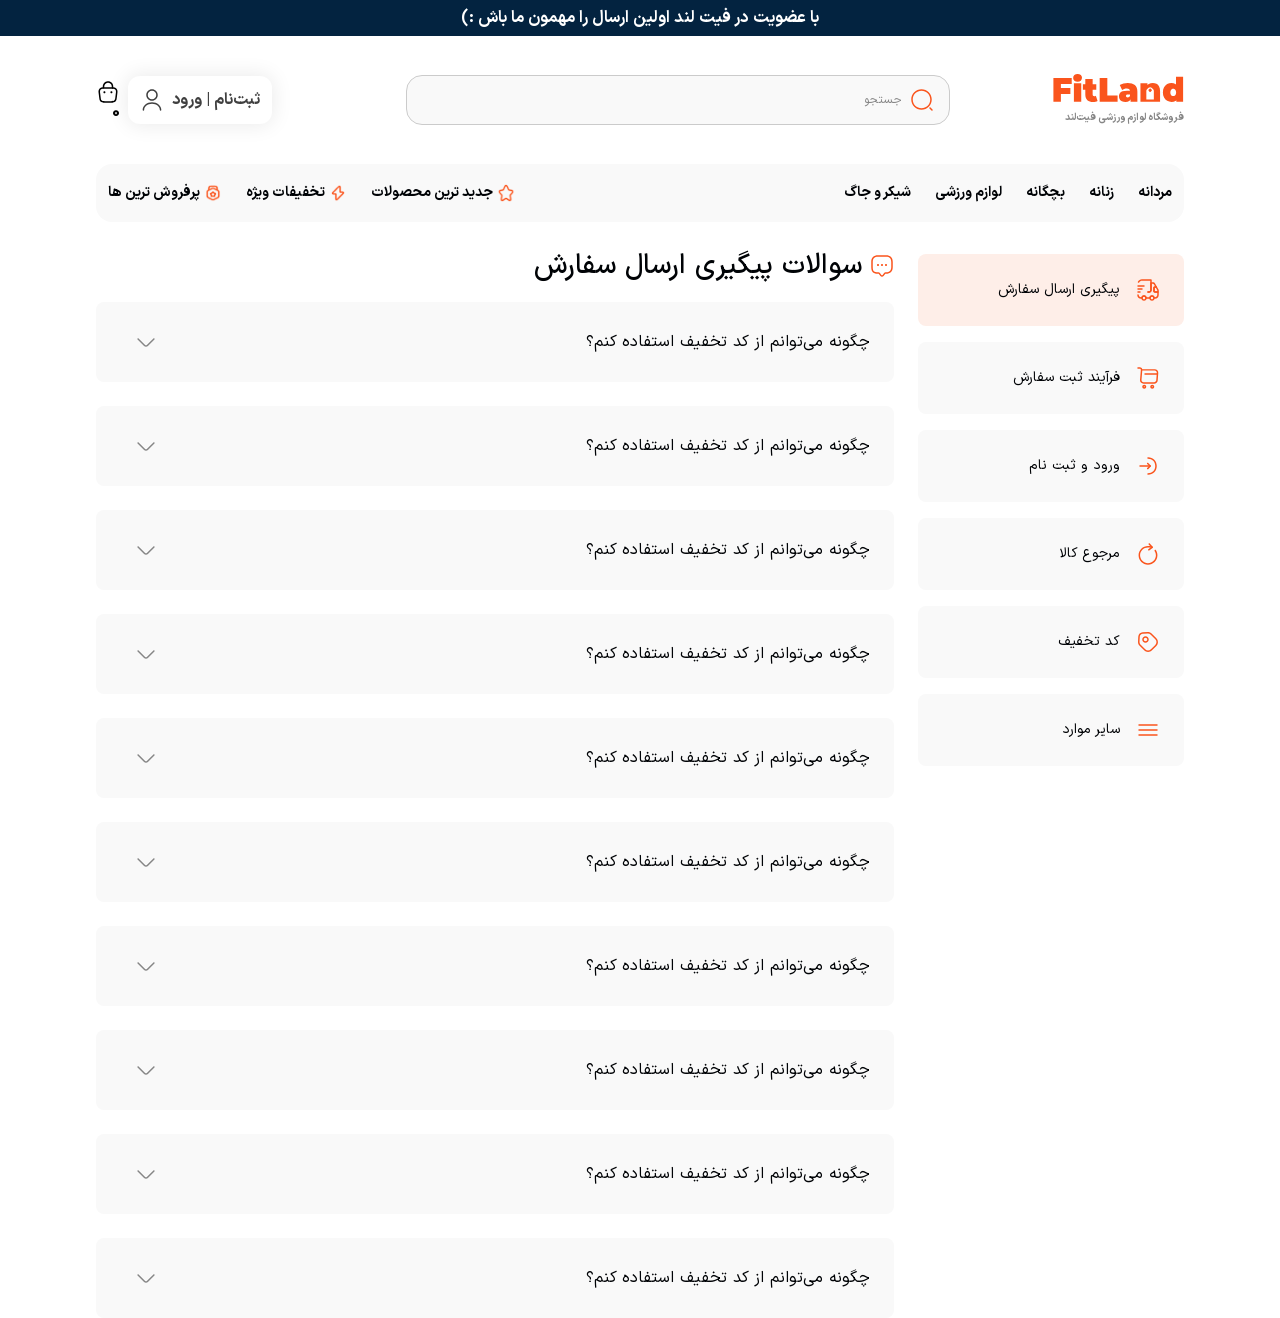
<file: faq.html>
<!DOCTYPE html>
<html lang="fa" dir="rtl">

<head>
  <meta charset="UTF-8" />
  <meta name="viewport" content="width=device-width, initial-scale=1.0" />
  <title>صفحه تب و آکاردئون با آیکون</title>
  <link rel="stylesheet" href="style/reset.css">
  <link rel="stylesheet" href="style/root.css">
  <link rel="stylesheet" href="style/header.css">
  <link rel="stylesheet" href="style/footer.css">
  <link rel="stylesheet" href="style/faq.css">
</head>

<body>

  <!-- All Svg -->
  <svg class="custom-svg">
    <symbol id="search" xmlns="http://www.w3.org/2000/svg" width="24" height="24" viewBox="0 0 24 24"
      fill="currentColor">
      <path
        d="M11.5 21.75C5.85 21.75 1.25 17.15 1.25 11.5C1.25 5.85 5.85 1.25 11.5 1.25C17.15 1.25 21.75 5.85 21.75 11.5C21.75 17.15 17.15 21.75 11.5 21.75ZM11.5 2.75C6.67 2.75 2.75 6.68 2.75 11.5C2.75 16.32 6.67 20.25 11.5 20.25C16.33 20.25 20.25 16.32 20.25 11.5C20.25 6.68 16.33 2.75 11.5 2.75Z" />
      <path
        d="M22.0004 22.7499C21.8104 22.7499 21.6204 22.6799 21.4704 22.5299L19.4704 20.5299C19.1804 20.2399 19.1804 19.7599 19.4704 19.4699C19.7604 19.1799 20.2404 19.1799 20.5304 19.4699L22.5304 21.4699C22.8204 21.7599 22.8204 22.2399 22.5304 22.5299C22.3804 22.6799 22.1904 22.7499 22.0004 22.7499Z" />
    </symbol>
    <symbol id="user" xmlns="http://www.w3.org/2000/svg" width="24" height="24" viewBox="0 0 24 24" fill="currentColor">
      <path
        d="M12 12.75C8.83 12.75 6.25 10.17 6.25 7C6.25 3.83 8.83 1.25 12 1.25C15.17 1.25 17.75 3.83 17.75 7C17.75 10.17 15.17 12.75 12 12.75ZM12 2.75C9.66 2.75 7.75 4.66 7.75 7C7.75 9.34 9.66 11.25 12 11.25C14.34 11.25 16.25 9.34 16.25 7C16.25 4.66 14.34 2.75 12 2.75Z" />
      <path
        d="M20.5901 22.75C20.1801 22.75 19.8401 22.41 19.8401 22C19.8401 18.55 16.3202 15.75 12.0002 15.75C7.68015 15.75 4.16016 18.55 4.16016 22C4.16016 22.41 3.82016 22.75 3.41016 22.75C3.00016 22.75 2.66016 22.41 2.66016 22C2.66016 17.73 6.85015 14.25 12.0002 14.25C17.1502 14.25 21.3401 17.73 21.3401 22C21.3401 22.41 21.0001 22.75 20.5901 22.75Z" />
    </symbol>
    <symbol id="cart" xmlns="http://www.w3.org/2000/svg" width="24" height="24" viewBox="0 0 24 24" fill="currentColor">
      <path
        d="M16.5 8.63005C16.09 8.63005 15.75 8.29005 15.75 7.88005V6.50005C15.75 5.45006 15.3 4.43005 14.52 3.72005C13.73 3.00005 12.71 2.67005 11.63 2.77005C9.83 2.94005 8.25 4.78005 8.25 6.70005V7.67005C8.25 8.08005 7.91 8.42005 7.5 8.42005C7.09 8.42005 6.75 8.08005 6.75 7.67005V6.69005C6.75 4.00005 8.92 1.52005 11.49 1.27005C12.99 1.13005 14.43 1.60005 15.53 2.61005C16.62 3.60005 17.25 5.02005 17.25 6.50005V7.88005C17.25 8.29005 16.91 8.63005 16.5 8.63005Z" />
      <path
        d="M14.9998 22.75H8.99982C4.37982 22.75 3.51982 20.6 3.29982 18.51L2.54982 12.52C2.43982 11.44 2.39982 9.89 3.44982 8.73C4.34982 7.73 5.83982 7.25 7.99982 7.25H15.9998C18.1698 7.25 19.6598 7.74 20.5498 8.73C21.5898 9.89 21.5598 11.44 21.4498 12.5L20.6998 18.51C20.4798 20.6 19.6198 22.75 14.9998 22.75ZM7.99982 8.75C6.30982 8.75 5.14982 9.08 4.55982 9.74C4.06982 10.28 3.90982 11.11 4.03982 12.35L4.78982 18.34C4.95982 19.94 5.39982 21.26 8.99982 21.26H14.9998C18.5998 21.26 19.0398 19.95 19.2098 18.36L19.9598 12.35C20.0898 11.13 19.9298 10.3 19.4398 9.75C18.8498 9.08 17.6898 8.75 15.9998 8.75H7.99982Z" />
      <path
        d="M15.4202 13.1499C14.8602 13.1499 14.4102 12.6999 14.4102 12.1499C14.4102 11.5999 14.8602 11.1499 15.4102 11.1499C15.9602 11.1499 16.4102 11.5999 16.4102 12.1499C16.4102 12.6999 15.9702 13.1499 15.4202 13.1499Z" />
      <path
        d="M8.42016 13.1499C7.86016 13.1499 7.41016 12.6999 7.41016 12.1499C7.41016 11.5999 7.86016 11.1499 8.41016 11.1499C8.96016 11.1499 9.41016 11.5999 9.41016 12.1499C9.41016 12.6999 8.97016 13.1499 8.42016 13.1499Z" />
    </symbol>
    <symbol id="arrow-left" xmlns="http://www.w3.org/2000/svg" width="24" height="24" viewBox="0 0 24 24"
      fill="currentColor">
      <path
        d="M12 22.75C6.07 22.75 1.25 17.93 1.25 12C1.25 6.07 6.07 1.25 12 1.25C17.93 1.25 22.75 6.07 22.75 12C22.75 17.93 17.93 22.75 12 22.75ZM12 2.75C6.9 2.75 2.75 6.9 2.75 12C2.75 17.1 6.9 21.25 12 21.25C17.1 21.25 21.25 17.1 21.25 12C21.25 6.9 17.1 2.75 12 2.75Z" />
      <path
        d="M15.5 12.75H9.5C9.09 12.75 8.75 12.41 8.75 12C8.75 11.59 9.09 11.25 9.5 11.25H15.5C15.91 11.25 16.25 11.59 16.25 12C16.25 12.41 15.91 12.75 15.5 12.75Z" />
      <path
        d="M11.4995 15.7499C11.3095 15.7499 11.1195 15.6799 10.9695 15.5299L7.96945 12.5299C7.67945 12.2399 7.67945 11.7599 7.96945 11.4699L10.9695 8.46994C11.2595 8.17994 11.7395 8.17994 12.0295 8.46994C12.3195 8.75994 12.3195 9.23994 12.0295 9.52994L9.55945 11.9999L12.0295 14.4699C12.3195 14.7599 12.3195 15.2399 12.0295 15.5299C11.8795 15.6799 11.6895 15.7499 11.4995 15.7499Z" />
    </symbol>
    <symbol id="menu" xmlns="http://www.w3.org/2000/svg" width="24" height="24" viewBox="0 0 24 24" fill="currentColor">
      <path
        d="M21 7.75H3C2.59 7.75 2.25 7.41 2.25 7C2.25 6.59 2.59 6.25 3 6.25H21C21.41 6.25 21.75 6.59 21.75 7C21.75 7.41 21.41 7.75 21 7.75Z" />
      <path
        d="M21 12.75H3C2.59 12.75 2.25 12.41 2.25 12C2.25 11.59 2.59 11.25 3 11.25H21C21.41 11.25 21.75 11.59 21.75 12C21.75 12.41 21.41 12.75 21 12.75Z" />
      <path
        d="M21 17.75H3C2.59 17.75 2.25 17.41 2.25 17C2.25 16.59 2.59 16.25 3 16.25H21C21.41 16.25 21.75 16.59 21.75 17C21.75 17.41 21.41 17.75 21 17.75Z" />
    </symbol>
    <symbol id="right" xmlns="http://www.w3.org/2000/svg" width="24" height="24" viewBox="0 0 24 24"
      fill="currentColor">
      <path
        d="M8.90961 20.67C8.71961 20.67 8.52961 20.6 8.37961 20.45C8.08961 20.16 8.08961 19.68 8.37961 19.39L14.8996 12.87C15.3796 12.39 15.3796 11.61 14.8996 11.13L8.37961 4.61002C8.08961 4.32002 8.08961 3.84002 8.37961 3.55002C8.66961 3.26002 9.14961 3.26002 9.43961 3.55002L15.9596 10.07C16.4696 10.58 16.7596 11.27 16.7596 12C16.7596 12.73 16.4796 13.42 15.9596 13.93L9.43961 20.45C9.28961 20.59 9.09961 20.67 8.90961 20.67Z" />
    </symbol>
    <symbol id="left" xmlns="http://www.w3.org/2000/svg" width="24" height="24" viewBox="0 0 24 24" fill="currentColor">
      <path
        d="M14.9993 20.67C14.8093 20.67 14.6193 20.6 14.4693 20.45L7.9493 13.93C6.8893 12.87 6.8893 11.13 7.9493 10.07L14.4693 3.55002C14.7593 3.26002 15.2393 3.26002 15.5293 3.55002C15.8193 3.84002 15.8193 4.32002 15.5293 4.61002L9.0093 11.13C8.5293 11.61 8.5293 12.39 9.0093 12.87L15.5293 19.39C15.8193 19.68 15.8193 20.16 15.5293 20.45C15.3793 20.59 15.1893 20.67 14.9993 20.67Z" />
    </symbol>
    <symbol id="home" xmlns="http://www.w3.org/2000/svg" width="24" height="24" viewBox="0 0 24 24" fill="currentColor">
      <path
        d="M12 18.75C11.59 18.75 11.25 18.41 11.25 18V15C11.25 14.59 11.59 14.25 12 14.25C12.41 14.25 12.75 14.59 12.75 15V18C12.75 18.41 12.41 18.75 12 18.75Z" />
      <path
        d="M17.6009 22.5601H6.40094C4.58094 22.5601 2.92094 21.1601 2.62094 19.3701L1.29094 11.4001C1.07094 10.1601 1.68094 8.57007 2.67094 7.78007L9.60094 2.23007C10.9409 1.15007 13.0509 1.16007 14.4009 2.24007L21.3309 7.78007C22.3109 8.57007 22.9109 10.1601 22.7109 11.4001L21.3809 19.3601C21.0809 21.1301 19.3809 22.5601 17.6009 22.5601ZM11.9909 2.93007C11.4609 2.93007 10.9309 3.09007 10.5409 3.40007L3.61094 8.96007C3.05094 9.41007 2.65094 10.4501 2.77094 11.1601L4.10094 19.1201C4.28094 20.1701 5.33094 21.0601 6.40094 21.0601H17.6009C18.6709 21.0601 19.7209 20.1701 19.9009 19.1101L21.2309 11.1501C21.3409 10.4501 20.9409 9.39007 20.3909 8.95007L13.4609 3.41007C13.0609 3.09007 12.5209 2.93007 11.9909 2.93007Z" />
    </symbol>
    <symbol id="close" xmlns="http://www.w3.org/2000/svg" width="24" height="24" viewBox="0 0 24 24"
      fill="currentColor">
      <path
        d="M12 22.75C6.07 22.75 1.25 17.93 1.25 12C1.25 6.07 6.07 1.25 12 1.25C17.93 1.25 22.75 6.07 22.75 12C22.75 17.93 17.93 22.75 12 22.75ZM12 2.75C6.9 2.75 2.75 6.9 2.75 12C2.75 17.1 6.9 21.25 12 21.25C17.1 21.25 21.25 17.1 21.25 12C21.25 6.9 17.1 2.75 12 2.75Z" />
      <path
        d="M9.16937 15.5801C8.97937 15.5801 8.78938 15.5101 8.63938 15.3601C8.34938 15.0701 8.34938 14.5901 8.63938 14.3001L14.2994 8.64011C14.5894 8.35011 15.0694 8.35011 15.3594 8.64011C15.6494 8.93011 15.6494 9.41011 15.3594 9.70011L9.69937 15.3601C9.55937 15.5101 9.35937 15.5801 9.16937 15.5801Z" />
      <path
        d="M14.8294 15.5801C14.6394 15.5801 14.4494 15.5101 14.2994 15.3601L8.63938 9.70011C8.34938 9.41011 8.34938 8.93011 8.63938 8.64011C8.92937 8.35011 9.40937 8.35011 9.69937 8.64011L15.3594 14.3001C15.6494 14.5901 15.6494 15.0701 15.3594 15.3601C15.2094 15.5101 15.0194 15.5801 14.8294 15.5801Z" />
    </symbol>
    <symbol id="buy-crypto" xmlns="http://www.w3.org/2000/svg" width="24" height="24" viewBox="0 0 24 24"
      fill="currentColor">
      <path
        d="M15.4998 15.75C15.3198 15.75 15.1198 15.74 14.9398 15.73C14.5698 15.71 14.2697 15.41 14.2397 15.04C14.0197 12.25 11.7498 9.98999 8.96976 9.76999C8.59976 9.73999 8.29975 9.44001 8.27975 9.07001C8.26975 8.89001 8.25977 8.69001 8.25977 8.51001C8.25977 4.51001 11.5098 1.26001 15.5098 1.26001C19.5098 1.26001 22.7598 4.51001 22.7598 8.51001C22.7598 12.51 19.4998 15.75 15.4998 15.75ZM9.74976 8.35999C12.7298 8.88999 15.1198 11.27 15.6398 14.25C18.7498 14.17 21.2498 11.63 21.2498 8.5C21.2498 5.33 18.6698 2.75 15.4998 2.75C12.3798 2.75 9.82976 5.24999 9.74976 8.35999Z" />
      <path
        d="M8.5 22.75C4.5 22.75 1.25 19.5 1.25 15.5C1.25 11.5 4.5 8.25 8.5 8.25C8.68 8.25 8.88 8.25999 9.06 8.26999C12.59 8.54999 15.45 11.41 15.72 14.92C15.73 15.12 15.74 15.32 15.74 15.5C15.75 19.5 12.5 22.75 8.5 22.75ZM8.5 9.75C5.33 9.75 2.75 12.33 2.75 15.5C2.75 18.67 5.33 21.25 8.5 21.25C11.67 21.25 14.25 18.67 14.25 15.5C14.25 15.34 14.24 15.18 14.23 15.02C14.01 12.25 11.74 9.98001 8.95999 9.76001C8.81999 9.76001 8.66 9.75 8.5 9.75Z" />
      <path
        d="M8.5 18.75C8.23 18.75 7.97 18.6 7.84 18.36L7.06 16.94L5.64001 16.16C5.40001 16.03 5.25 15.78 5.25 15.5C5.25 15.22 5.40001 14.97 5.64001 14.84L7.06 14.06L7.84 12.64C8.1 12.16 8.89 12.16 9.16 12.64L9.94 14.06L11.36 14.84C11.6 14.97 11.75 15.22 11.75 15.5C11.75 15.78 11.6 16.03 11.36 16.16L9.94 16.94L9.16 18.36C9.03 18.6 8.77 18.75 8.5 18.75ZM7.56 15.5L7.97 15.73C8.1 15.8 8.19999 15.9 8.26999 16.03L8.5 16.44L8.73001 16.03C8.80001 15.9 8.9 15.8 9.03 15.73L9.44 15.5L9.03 15.27C8.9 15.2 8.80001 15.1 8.73001 14.97L8.5 14.56L8.26999 14.97C8.19999 15.1 8.1 15.2 7.97 15.27L7.56 15.5Z" />
    </symbol>
    <symbol id="3square" xmlns="http://www.w3.org/2000/svg" width="24" height="24" viewBox="0 0 24 24"
      fill="currentColor">
      <path
        d="M9.37 22.75H4.62C2.32 22.75 1.25 21.68 1.25 19.38V14.63C1.25 12.32 2.32 11.25 4.62 11.25H7C7.41 11.25 7.75 11.59 7.75 12V14.37C7.75 15.83 8.17 16.25 9.62 16.25H12C12.41 16.25 12.75 16.59 12.75 17V19.38C12.75 21.68 11.68 22.75 9.37 22.75ZM4.62 12.75C3.17 12.75 2.75 13.17 2.75 14.63V19.38C2.75 20.83 3.17 21.25 4.62 21.25H9.37C10.83 21.25 11.25 20.83 11.25 19.38V17.75H9.62C7.32 17.75 6.25 16.68 6.25 14.37V12.75H4.62Z" />
      <path
        d="M14.37 17.75H9.62C7.32 17.75 6.25 16.68 6.25 14.37V9.62C6.25 7.32 7.32 6.25 9.62 6.25H12C12.41 6.25 12.75 6.59 12.75 7V9.37C12.75 10.83 13.17 11.25 14.62 11.25H17C17.41 11.25 17.75 11.59 17.75 12V14.37C17.75 16.68 16.68 17.75 14.37 17.75ZM9.62 7.75C8.17 7.75 7.75 8.17 7.75 9.62V14.37C7.75 15.83 8.17 16.25 9.62 16.25H14.37C15.83 16.25 16.25 15.83 16.25 14.37V12.75H14.62C12.32 12.75 11.25 11.68 11.25 9.37V7.75H9.62Z" />
      <path
        d="M19.37 12.75H14.62C12.32 12.75 11.25 11.68 11.25 9.37V4.62C11.25 2.32 12.32 1.25 14.62 1.25H19.37C21.68 1.25 22.75 2.32 22.75 4.62V9.37C22.75 11.68 21.68 12.75 19.37 12.75ZM14.62 2.75C13.17 2.75 12.75 3.17 12.75 4.62V9.37C12.75 10.83 13.17 11.25 14.62 11.25H19.37C20.83 11.25 21.25 10.83 21.25 9.37V4.62C21.25 3.17 20.83 2.75 19.37 2.75H14.62Z" />
    </symbol>
    <symbol id="message" xmlns="http://www.w3.org/2000/svg" width="24" height="24" viewBox="0 0 24 24"
      fill="currentColor">
      <path
        d="M12 22.81C11.31 22.81 10.66 22.46 10.2 21.85L8.7 19.85C8.67 19.81 8.55 19.76 8.5 19.75H8C3.83 19.75 1.25 18.62 1.25 13V8C1.25 3.58 3.58 1.25 8 1.25H16C20.42 1.25 22.75 3.58 22.75 8V13C22.75 17.42 20.42 19.75 16 19.75H15.5C15.42 19.75 15.35 19.79 15.3 19.85L13.8 21.85C13.34 22.46 12.69 22.81 12 22.81ZM8 2.75C4.42 2.75 2.75 4.42 2.75 8V13C2.75 17.52 4.3 18.25 8 18.25H8.5C9.01 18.25 9.59 18.54 9.9 18.95L11.4 20.95C11.75 21.41 12.25 21.41 12.6 20.95L14.1 18.95C14.43 18.51 14.95 18.25 15.5 18.25H16C19.58 18.25 21.25 16.58 21.25 13V8C21.25 4.42 19.58 2.75 16 2.75H8Z" />
      <path
        d="M12 12C11.44 12 11 11.55 11 11C11 10.45 11.45 10 12 10C12.55 10 13 10.45 13 11C13 11.55 12.56 12 12 12Z" />
      <path
        d="M16 12C15.44 12 15 11.55 15 11C15 10.45 15.45 10 16 10C16.55 10 17 10.45 17 11C17 11.55 16.56 12 16 12Z" />
      <path d="M8 12C7.44 12 7 11.55 7 11C7 10.45 7.45 10 8 10C8.55 10 9 10.45 9 11C9 11.55 8.56 12 8 12Z" />
    </symbol>
    <symbol id="tag" xmlns="http://www.w3.org/2000/svg" width="24" height="24" viewBox="0 0 24 24" fill="currentColor">
      <path
        d="M12.0691 21.9802C10.6591 21.9802 9.23911 21.4402 8.16911 20.3702L3.63911 15.8402C2.53911 14.7402 1.95911 13.2202 2.02911 11.6702L2.26911 6.67018C2.37911 4.28018 4.26911 2.39018 6.66911 2.27018L11.6691 2.03018C13.2191 1.97018 14.7391 2.54018 15.8391 3.64018L20.3691 8.17018C22.5191 10.3202 22.5191 13.8302 20.3691 15.9802L15.9791 20.3702C14.8991 21.4402 13.4891 21.9802 12.0691 21.9802ZM4.69911 14.7702L9.22911 19.3002C9.98911 20.0602 10.9991 20.4802 12.0691 20.4802C13.1391 20.4802 14.1491 20.0602 14.9091 19.3002L19.2991 14.9102C20.0591 14.1502 20.4791 13.1402 20.4791 12.0702C20.4791 11.0002 20.0591 9.99018 19.2991 9.23018L14.7691 4.70018C13.9691 3.90018 12.8591 3.47018 11.7391 3.53018L6.73911 3.77018C5.10911 3.84018 3.83911 5.11018 3.75911 6.73018L3.51911 11.7302C3.46911 12.8602 3.89911 13.9702 4.69911 14.7702Z" />
      <path
        d="M9.5 12.75C7.71 12.75 6.25 11.29 6.25 9.5C6.25 7.71 7.71 6.25 9.5 6.25C11.29 6.25 12.75 7.71 12.75 9.5C12.75 11.29 11.29 12.75 9.5 12.75ZM9.5 7.75C8.54 7.75 7.75 8.54 7.75 9.5C7.75 10.46 8.54 11.25 9.5 11.25C10.46 11.25 11.25 10.46 11.25 9.5C11.25 8.54 10.46 7.75 9.5 7.75Z" />
    </symbol>
    <symbol id="rotate-right" xmlns="http://www.w3.org/2000/svg" width="24" height="24" viewBox="0 0 24 24"
      fill="currentColor">
      <path
        d="M12.0001 22.7499C6.80008 22.7499 2.58008 18.5199 2.58008 13.3299C2.58008 8.1399 6.80008 3.8999 12.0001 3.8999C13.0701 3.8999 14.1101 4.0499 15.1101 4.3599C15.5101 4.4799 15.7301 4.8999 15.6101 5.2999C15.4901 5.6999 15.0701 5.9199 14.6701 5.7999C13.8201 5.5399 12.9201 5.3999 12.0001 5.3999C7.63008 5.3999 4.08008 8.9499 4.08008 13.3199C4.08008 17.6899 7.63008 21.2399 12.0001 21.2399C16.3701 21.2399 19.9201 17.6899 19.9201 13.3199C19.9201 11.7399 19.4601 10.2199 18.5901 8.9199C18.3601 8.5799 18.4501 8.1099 18.8001 7.8799C19.1401 7.6499 19.6101 7.7399 19.8401 8.0899C20.8801 9.6399 21.4301 11.4499 21.4301 13.3299C21.4201 18.5199 17.2001 22.7499 12.0001 22.7499Z" />
      <path
        d="M16.1304 6.07021C15.9204 6.07021 15.7104 5.98021 15.5604 5.81021L12.6704 2.49021C12.4004 2.18021 12.4304 1.70021 12.7404 1.43021C13.0504 1.16021 13.5304 1.19021 13.8004 1.50021L16.6904 4.82021C16.9604 5.13021 16.9304 5.61021 16.6204 5.88021C16.4904 6.01021 16.3104 6.07021 16.1304 6.07021Z" />
      <path
        d="M12.7602 8.5302C12.5302 8.5302 12.3002 8.4202 12.1502 8.2202C11.9102 7.8902 11.9802 7.4202 12.3102 7.1702L15.6802 4.7102C16.0102 4.4602 16.4802 4.5402 16.7302 4.8702C16.9802 5.2002 16.9002 5.6702 16.5702 5.9202L13.2002 8.3902C13.0702 8.4902 12.9202 8.5302 12.7602 8.5302Z" />
    </symbol>
    <symbol id="login-1" xmlns="http://www.w3.org/2000/svg" width="24" height="24" viewBox="0 0 24 24"
      fill="currentColor">
      <path
        d="M11.6791 15.3699C11.4891 15.3699 11.2991 15.2999 11.1491 15.1499C10.8591 14.8599 10.8591 14.3799 11.1491 14.0899L13.1791 12.0599L11.1491 10.0299C10.8591 9.73994 10.8591 9.25994 11.1491 8.96994C11.4391 8.67994 11.9191 8.67994 12.2091 8.96994L14.7691 11.5299C15.0591 11.8199 15.0591 12.2999 14.7691 12.5899L12.2091 15.1499C12.0691 15.2999 11.8691 15.3699 11.6791 15.3699Z" />
      <path
        d="M14.17 12.8101H4C3.59 12.8101 3.25 12.4701 3.25 12.0601C3.25 11.6501 3.59 11.3101 4 11.3101H14.17C14.58 11.3101 14.92 11.6501 14.92 12.0601C14.92 12.4701 14.58 12.8101 14.17 12.8101Z" />
      <path
        d="M12 20.75C11.59 20.75 11.25 20.41 11.25 20C11.25 19.59 11.59 19.25 12 19.25C16.27 19.25 19.25 16.27 19.25 12C19.25 7.73 16.27 4.75 12 4.75C11.59 4.75 11.25 4.41 11.25 4C11.25 3.59 11.59 3.25 12 3.25C17.15 3.25 20.75 6.85 20.75 12C20.75 17.15 17.15 20.75 12 20.75Z" />
    </symbol>
    <symbol id="shopping-cart" xmlns="http://www.w3.org/2000/svg" width="24" height="24" viewBox="0 0 24 24"
      fill="currentColor">
      <path
        d="M18.19 17.75H7.53999C6.54999 17.75 5.59999 17.33 4.92999 16.6C4.25999 15.87 3.92 14.89 4 13.9L4.83 3.94C4.86 3.63 4.74999 3.33001 4.53999 3.10001C4.32999 2.87001 4.04 2.75 3.73 2.75H2C1.59 2.75 1.25 2.41 1.25 2C1.25 1.59 1.59 1.25 2 1.25H3.74001C4.47001 1.25 5.15999 1.56 5.64999 2.09C5.91999 2.39 6.12 2.74 6.23 3.13H18.72C19.73 3.13 20.66 3.53 21.34 4.25C22.01 4.98 22.35 5.93 22.27 6.94L21.73 14.44C21.62 16.27 20.02 17.75 18.19 17.75ZM6.28 4.62L5.5 14.02C5.45 14.6 5.64 15.15 6.03 15.58C6.42 16.01 6.95999 16.24 7.53999 16.24H18.19C19.23 16.24 20.17 15.36 20.25 14.32L20.79 6.82001C20.83 6.23001 20.64 5.67001 20.25 5.26001C19.86 4.84001 19.32 4.60999 18.73 4.60999H6.28V4.62Z" />
      <path
        d="M16.25 22.75C15.15 22.75 14.25 21.85 14.25 20.75C14.25 19.65 15.15 18.75 16.25 18.75C17.35 18.75 18.25 19.65 18.25 20.75C18.25 21.85 17.35 22.75 16.25 22.75ZM16.25 20.25C15.97 20.25 15.75 20.47 15.75 20.75C15.75 21.03 15.97 21.25 16.25 21.25C16.53 21.25 16.75 21.03 16.75 20.75C16.75 20.47 16.53 20.25 16.25 20.25Z" />
      <path
        d="M8.25 22.75C7.15 22.75 6.25 21.85 6.25 20.75C6.25 19.65 7.15 18.75 8.25 18.75C9.35 18.75 10.25 19.65 10.25 20.75C10.25 21.85 9.35 22.75 8.25 22.75ZM8.25 20.25C7.97 20.25 7.75 20.47 7.75 20.75C7.75 21.03 7.97 21.25 8.25 21.25C8.53 21.25 8.75 21.03 8.75 20.75C8.75 20.47 8.53 20.25 8.25 20.25Z" />
      <path
        d="M21 8.75H9C8.59 8.75 8.25 8.41 8.25 8C8.25 7.59 8.59 7.25 9 7.25H21C21.41 7.25 21.75 7.59 21.75 8C21.75 8.41 21.41 8.75 21 8.75Z" />
    </symbol>
    <symbol id="truck-fast" xmlns="http://www.w3.org/2000/svg" width="24" height="24" viewBox="0 0 24 24"
      fill="currentColor">
      <path
        d="M12.9998 14.75H11.9998C11.5898 14.75 11.2498 14.41 11.2498 14C11.2498 13.59 11.5898 13.25 11.9998 13.25H12.9998C13.6898 13.25 14.2498 12.69 14.2498 12V2.75H5.99978C4.81978 2.75 3.73975 3.38998 3.15975 4.41998C2.95975 4.77998 2.49979 4.91002 2.13979 4.71002C1.77979 4.51002 1.64975 4.05 1.84975 3.69C2.68975 2.19 4.27978 1.25 5.99978 1.25H14.9998C15.4098 1.25 15.7498 1.59 15.7498 2V12C15.7498 13.52 14.5198 14.75 12.9998 14.75Z" />
      <path
        d="M19 20.75H18C17.59 20.75 17.25 20.41 17.25 20C17.25 19.31 16.69 18.75 16 18.75C15.31 18.75 14.75 19.31 14.75 20C14.75 20.41 14.41 20.75 14 20.75H10C9.59 20.75 9.25 20.41 9.25 20C9.25 19.31 8.69 18.75 8 18.75C7.31 18.75 6.75 19.31 6.75 20C6.75 20.41 6.41 20.75 6 20.75H5C2.93 20.75 1.25 19.07 1.25 17C1.25 16.59 1.59 16.25 2 16.25C2.41 16.25 2.75 16.59 2.75 17C2.75 18.24 3.76 19.25 5 19.25H5.34998C5.67998 18.1 6.74 17.25 8 17.25C9.26 17.25 10.32 18.1 10.65 19.25H13.36C13.69 18.1 14.75 17.25 16.01 17.25C17.27 17.25 18.33 18.1 18.66 19.25H19C20.24 19.25 21.25 18.24 21.25 17V14.75H19C18.04 14.75 17.25 13.96 17.25 13V10C17.25 9.04 18.03 8.25 19 8.25L17.93 6.38C17.71 5.99 17.29 5.75 16.84 5.75H15.75V12C15.75 13.52 14.52 14.75 13 14.75H12C11.59 14.75 11.25 14.41 11.25 14C11.25 13.59 11.59 13.25 12 13.25H13C13.69 13.25 14.25 12.69 14.25 12V5C14.25 4.59 14.59 4.25 15 4.25H16.84C17.83 4.25 18.74 4.78001 19.23 5.64001L20.94 8.63C21.07 8.86 21.07 9.15 20.94 9.38C20.81 9.61 20.56 9.75 20.29 9.75H19C18.86 9.75 18.75 9.86 18.75 10V13C18.75 13.14 18.86 13.25 19 13.25H22C22.41 13.25 22.75 13.59 22.75 14V17C22.75 19.07 21.07 20.75 19 20.75Z" />
      <path
        d="M8 22.75C6.48 22.75 5.25 21.52 5.25 20C5.25 18.48 6.48 17.25 8 17.25C9.52 17.25 10.75 18.48 10.75 20C10.75 21.52 9.52 22.75 8 22.75ZM8 18.75C7.31 18.75 6.75 19.31 6.75 20C6.75 20.69 7.31 21.25 8 21.25C8.69 21.25 9.25 20.69 9.25 20C9.25 19.31 8.69 18.75 8 18.75Z" />
      <path
        d="M16 22.75C14.48 22.75 13.25 21.52 13.25 20C13.25 18.48 14.48 17.25 16 17.25C17.52 17.25 18.75 18.48 18.75 20C18.75 21.52 17.52 22.75 16 22.75ZM16 18.75C15.31 18.75 14.75 19.31 14.75 20C14.75 20.69 15.31 21.25 16 21.25C16.69 21.25 17.25 20.69 17.25 20C17.25 19.31 16.69 18.75 16 18.75Z" />
      <path
        d="M22 14.75H19C18.04 14.75 17.25 13.96 17.25 13V10C17.25 9.04 18.04 8.25 19 8.25H20.29C20.56 8.25 20.81 8.39 20.94 8.63L22.65 11.63C22.71 11.74 22.75 11.87 22.75 12V14C22.75 14.41 22.41 14.75 22 14.75ZM19 9.75C18.86 9.75 18.75 9.86 18.75 10V13C18.75 13.14 18.86 13.25 19 13.25H21.25V12.2L19.85 9.75H19Z" />
      <path
        d="M8 8.75H2C1.59 8.75 1.25 8.41 1.25 8C1.25 7.59 1.59 7.25 2 7.25H8C8.41 7.25 8.75 7.59 8.75 8C8.75 8.41 8.41 8.75 8 8.75Z" />
      <path
        d="M6 11.75H2C1.59 11.75 1.25 11.41 1.25 11C1.25 10.59 1.59 10.25 2 10.25H6C6.41 10.25 6.75 10.59 6.75 11C6.75 11.41 6.41 11.75 6 11.75Z" />
      <path
        d="M4 14.75H2C1.59 14.75 1.25 14.41 1.25 14C1.25 13.59 1.59 13.25 2 13.25H4C4.41 13.25 4.75 13.59 4.75 14C4.75 14.41 4.41 14.75 4 14.75Z" />
    </symbol>
    <symbol id="arrow-down" xmlns="http://www.w3.org/2000/svg" width="24" height="24" viewBox="0 0 24 24"
      fill="currentColor">
      <path
        d="M11.9995 16.8001C11.2995 16.8001 10.5995 16.5301 10.0695 16.0001L3.54953 9.48014C3.25953 9.19014 3.25953 8.71014 3.54953 8.42014C3.83953 8.13014 4.31953 8.13014 4.60953 8.42014L11.1295 14.9401C11.6095 15.4201 12.3895 15.4201 12.8695 14.9401L19.3895 8.42014C19.6795 8.13014 20.1595 8.13014 20.4495 8.42014C20.7395 8.71014 20.7395 9.19014 20.4495 9.48014L13.9295 16.0001C13.3995 16.5301 12.6995 16.8001 11.9995 16.8001Z" />
    </symbol>
  </svg>
  <!-- Header -->
  <header class="desktop-header">
    <div class="container-fluid">
      <!-- Top Header -->
      <div class="first-header">
        <h3>با عضویت در فیت لند اولین ارسال را مهمون ما باش :)</h3>
      </div>
      <!-- Main Header -->
      <div class="container">
        <div class="main-header">
          <!-- Logo -->
          <div class="logo-box">
            <img src="image/Logo.svg" alt="">
            <span>فروشگاه لوازم ورزشی فیت‌لند</span>
          </div>
          <!-- Search -->
          <div class="search-box">
            <svg>
              <use href="#search"></use>
            </svg>
            <input type="search" placeholder="جستجو">
          </div>
          <!-- Cart & Account -->
          <div class="user-cart-box">
            <!-- Account -->
            <div class="user-btn-box">
              <a href="login.html" class="user-btn">
                ثبت‌نام | ورود
                <svg>
                  <use href="#user"></use>
                </svg>
              </a>
            </div>
            <!-- Cart -->
            <a href="basket.html" class="cart">
              <svg>
                <use href="#cart"></use>
              </svg>
              <span class="count">0</span>
            </a>
            <!-- Cart Box -->
            <div class="cart-box">
              <!-- Cart Box Product -->
              <div class="cart-box-product-container">
                <div class="cart-box-product">
                  <!-- Image -->
                  <div class="cart-box-product-image">
                    <img src="image/product/8fad79ab19168d3d8e3e254edb225847ecd506dd.png" alt="">
                  </div>
                  <!-- Info -->
                  <div class="cart-box-product-info">
                    <!-- Title -->
                    <div class="cart-box-product-title">
                      <h2>ست ورزشی نایک 2009 </h2>
                    </div>
                    <!-- Price -->
                    <div class="cart-box-product-price">
                      <h3>4,800,000 </h3>
                      <span>تومان</span>
                    </div>
                    <!-- Color -->
                    <div class="cart-box-product-color">
                      <div class="color-cart-box-product"></div>
                      <h4>سرمه ای</h4>
                    </div>
                    <!-- Count -->
                    <div class="cart-box-product-count">
                      <h5>1 عدد</h5>
                    </div>
                  </div>
                </div>
                <div class="cart-box-product">
                  <!-- Image -->
                  <div class="cart-box-product-image">
                    <img src="image/product/8fad79ab19168d3d8e3e254edb225847ecd506dd.png" alt="">
                  </div>
                  <!-- Info -->
                  <div class="cart-box-product-info">
                    <!-- Title -->
                    <div class="cart-box-product-title">
                      <h2>ست ورزشی نایک 2009 </h2>
                    </div>
                    <!-- Price -->
                    <div class="cart-box-product-price">
                      <h3>4,800,000 </h3>
                      <span>تومان</span>
                    </div>
                    <!-- Color -->
                    <div class="cart-box-product-color">
                      <div class="color-cart-box-product"></div>
                      <h4>سرمه ای</h4>
                    </div>
                    <!-- Count -->
                    <div class="cart-box-product-count">
                      <h5>1 عدد</h5>
                    </div>
                  </div>
                </div>
                <div class="cart-total-price-btn">
                  <!-- Total Price -->
                  <div class="cart-total-price">
                    <span>جمع کل:</span>
                    <h3>9,600,000 <span>تومان</span></h3>
                  </div>
                  <!-- Cart Box Product Btn -->
                  <div class="cart-box-product-btn">
                    <a href="#">
                      <svg>
                        <use href="#buy-crypto"></use>
                      </svg>
                      نهایی کردن خرید
                    </a>
                  </div>
                </div>
              </div>
            </div>
          </div>
        </div>
      </div>
      <!-- Navs -->
      <div class="navs-box container">
        <nav>
          <div class="nav-ul-container">
            <!-- First Menu -->
            <ul>
              <li class="has-dropdown">
                <a class="mens-menu" href="#">مردانه</a>
                <!-- Menu items container -->
                <div class="menu-items-container">
                  <!-- Mens menu item -->
                  <div class="menus-item">
                    <ul>
                      <h2>ست لباس ورزشی</h2>
                      <li>
                        <a href="#">ست لباس ورزشی</a>
                      </li>
                      <li>
                        <a href="#">تیشرت ,بلوز و استرچ ورزشی</a>
                      </li>
                      <li>
                        <a href="#">نیم تنه ورزشی</a>
                      </li>
                      <li>
                        <a href="#">تاب ورزشی</a>
                      </li>
                      <li>
                        <a href="#">کیت ورزشی</a>
                      </li>
                      <li>
                        <a href="#">سویشرت</a>
                      </li>
                      <li>
                        <a href="#">هودی</a>
                      </li>
                      <li>
                        <a href="#">مایو</a>
                      </li>
                    </ul>
                  </div>
                  <div class="menus-item">
                    <ul>
                      <h2>شلوار ورزشی زنانه</h2>
                      <li>
                        <a href="#">شلوار ورزشی</a>
                      </li>
                      <li>
                        <a href="#">شلوارک ورزشی</a>
                      </li>
                      <li>
                        <a href="#">لگ و نیم لگ</a>
                      </li>
                      <li>
                        <a href="#">جاگر</a>
                      </li>
                    </ul>
                    <ul>
                      <h2>اکسسوری</h2>
                      <li>
                        <a href="#">جوراب ورزشی</a>
                      </li>
                      <li>
                        <a href="#">کلاه ورزشی</a>
                      </li>
                      <li>
                        <a href="#">دستبند ورزشی</a>
                      </li>
                      <li>
                        <a href="#">هدبند</a>
                      </li>
                    </ul>
                  </div>
                  <div class="menus-item">
                    <ul>
                      <h2>کفش ورزشی</h2>
                      <li>
                        <a href="#">کفش کوهنوردی</a>
                      </li>
                      <li>
                        <a href="#">کفش کوهنوردی</a>
                      </li>
                      <li>
                        <a href="#">کفش اسکیت</a>
                      </li>
                      <li>
                        <a href="#">کفش بسکتبال</a>
                      </li>
                      <li>
                        <a href="#">کفش کشتی</a>
                      </li>
                      <li>
                        <a href="#">کتانی رانینگ</a>
                      </li>
                      <li>
                        <a href="#">استوک</a>
                      </li>
                      <li>
                        <a href="#">دمبایی</a>
                      </li>
                    </ul>
                  </div>
                  <div class="menus-item brand">
                    <ul>
                      <h2>برند بیشنهادی</h2>
                      <li>
                        <a href="#">nike</a>
                      </li>
                      <li>
                        <a href="#">the north face</a>
                      </li>
                      <li>
                        <a href="#">under armour</a>
                      </li>
                      <li>
                        <a href="#">adidas</a>
                      </li>
                      <li>
                        <a href="#">fila</a>
                      </li>
                    </ul>
                  </div>
                  <div class="menu-image">
                    <img src="image/menu/mens.png" alt="" width="249px" height="319px">
                  </div>
                </div>
              </li>
              <li class="has-dropdown">
                <a class="womens-menu" href="#">زنانه</a>
                <!-- Menu items container -->
                <div class="menu-items-container">
                  <!-- Mens menu item -->
                  <div class="menus-item">
                    <ul>
                      <h2>ست لباس ورزشی</h2>
                      <li>
                        <a href="#">ست لباس ورزشی</a>
                      </li>
                      <li>
                        <a href="#">تیشرت ,بلوز و استرچ ورزشی</a>
                      </li>
                      <li>
                        <a href="#">نیم تنه ورزشی</a>
                      </li>
                      <li>
                        <a href="#">تاب ورزشی</a>
                      </li>
                      <li>
                        <a href="#">کیت ورزشی</a>
                      </li>
                      <li>
                        <a href="#">سویشرت</a>
                      </li>
                      <li>
                        <a href="#">هودی</a>
                      </li>
                      <li>
                        <a href="#">مایو</a>
                      </li>
                    </ul>
                  </div>
                  <div class="menus-item">
                    <ul>
                      <h2>شلوار ورزشی زنانه</h2>
                      <li>
                        <a href="#">شلوار ورزشی</a>
                      </li>
                      <li>
                        <a href="#">شلوارک ورزشی</a>
                      </li>
                      <li>
                        <a href="#">لگ و نیم لگ</a>
                      </li>
                      <li>
                        <a href="#">جاگر</a>
                      </li>
                    </ul>
                    <ul>
                      <h2>اکسسوری</h2>
                      <li>
                        <a href="#">جوراب ورزشی</a>
                      </li>
                      <li>
                        <a href="#">کلاه ورزشی</a>
                      </li>
                      <li>
                        <a href="#">دستبند ورزشی</a>
                      </li>
                      <li>
                        <a href="#">هدبند</a>
                      </li>
                    </ul>
                  </div>
                  <div class="menus-item">
                    <ul>
                      <h2>کفش ورزشی</h2>
                      <li>
                        <a href="#">کفش کوهنوردی</a>
                      </li>
                      <li>
                        <a href="#">کفش کوهنوردی</a>
                      </li>
                      <li>
                        <a href="#">کفش اسکیت</a>
                      </li>
                      <li>
                        <a href="#">کفش بسکتبال</a>
                      </li>
                      <li>
                        <a href="#">کفش کشتی</a>
                      </li>
                      <li>
                        <a href="#">کتانی رانینگ</a>
                      </li>
                      <li>
                        <a href="#">استوک</a>
                      </li>
                      <li>
                        <a href="#">دمبایی</a>
                      </li>
                    </ul>
                    <ul>
                      <h2>جوراب ورزشی</h2>
                      <li>
                        <a href="#">جوراب ورزشی</a>
                      </li>
                    </ul>
                  </div>
                  <div class="menus-item brand">
                    <ul>
                      <h2>برند بیشنهادی</h2>
                      <li>
                        <a href="#">nike</a>
                      </li>
                      <li>
                        <a href="#">the north face</a>
                      </li>
                      <li>
                        <a href="#">under armour</a>
                      </li>
                      <li>
                        <a href="#">adidas</a>
                      </li>
                      <li>
                        <a href="#">fila</a>
                      </li>
                    </ul>
                  </div>
                  <div class="menu-image">
                    <img src="image/menu/women.png" alt="" width="249px" height="319px">
                  </div>
                </div>
              </li>
              <li class="has-dropdown">
                <a class="kids-menu" href="#">بچگانه</a>
                <!-- Menu items container -->
                <div class="menu-items-container">
                  <!-- Mens menu item -->
                  <div class="menus-item">
                    <ul>
                      <h2>لباس ورزشی دخترانه</h2>
                      <li>
                        <a href="#">ست لباس ورزشی</a>
                      </li>
                      <li>
                        <a href="#">تیشرت ,بلوز و استرچ ورزشی</a>
                      </li>
                      <li>
                        <a href="#">نیم تنه ورزشی</a>
                      </li>
                      <li>
                        <a href="#">کیت ورزشی</a>
                      </li>
                      <li>
                        <a href="#">سویشرت</a>
                      </li>
                      <li>
                        <a href="#">هودی</a>
                      </li>
                      <li>
                        <a href="#">مایو</a>
                      </li>
                    </ul>
                    <ul>
                      <h2>شلوار ورزشی دخترانه</h2>
                      <li>
                        <a href="#">شلوار ورزشی</a>
                      </li>
                      <li>
                        <a href="#">شلوارک ورزشی</a>
                      </li>
                    </ul>
                  </div>
                  <div class="menus-item">
                    <ul>
                      <h2>لباس ورزشی بسرونه</h2>
                      <li>
                        <a href="#">ست لباس ورزشی</a>
                      </li>
                      <li>
                        <a href="#">تیشرت ,بلوز و استرچ ورزشی</a>
                      </li>
                      <li>
                        <a href="#">کیت ورزشی</a>
                      </li>
                      <li>
                        <a href="#">سویشرت</a>
                      </li>
                      <li>
                        <a href="#">هودی</a>
                      </li>
                      <li>
                        <a href="#">مایو</a>
                      </li>
                    </ul>
                    <ul>
                      <h2>شلوار ورزشی پسرونه</h2>
                      <li>
                        <a href="#">شلوار ورزشی</a>
                      </li>
                      <li>
                        <a href="#">شلوارک ورزشی</a>
                      </li>
                    </ul>
                  </div>
                  <div class="menus-item">
                    <ul>
                      <h2>کفش ورزشی دخترانه</h2>
                      <li>
                        <a href="#">کفش کوهنوردی</a>
                      </li>
                      <li>
                        <a href="#">کفش اسکیت</a>
                      </li>
                      <li>
                        <a href="#">کفش بسکتبال</a>
                      </li>
                      <li>
                        <a href="#">استوک</a>
                      </li>
                    </ul>
                    <ul>
                      <h2>کفش ورزشی پسرانه</h2>
                      <li>
                        <a href="#">کفش کوهنوردی</a>
                      </li>
                      <li>
                        <a href="#">کفش اسکیت</a>
                      </li>
                      <li>
                        <a href="#">کفش بسکتبال</a>
                      </li>
                      <li>
                        <a href="#">استوک</a>
                      </li>
                    </ul>
                    <ul>
                      <h2>جوراب ورزشی</h2>
                      <li>
                        <a href="#">جوراب ورزشی</a>
                      </li>
                    </ul>
                  </div>
                  <div class="menus-item brand">
                    <ul>
                      <h2>برند بیشنهادی</h2>
                      <li>
                        <a href="#">nike</a>
                      </li>
                      <li>
                        <a href="#">the north face</a>
                      </li>
                      <li>
                        <a href="#">under armour</a>
                      </li>
                      <li>
                        <a href="#">adidas</a>
                      </li>
                      <li>
                        <a href="#">fila</a>
                      </li>
                    </ul>
                  </div>
                  <div class="menu-image">
                    <img src="image/menu/kids.png" alt="" width="249px" height="319px">
                  </div>
                </div>
              </li>
              <li class="has-dropdown">
                <a class="sport-equipment-menu" href="#">لوازم ورزشی</a>
                <!-- Menu items container -->
                <div class="menu-items-container">
                  <!-- Mens menu item -->
                  <div class="menus-item">
                    <ul>
                      <li>
                        <a href="#">وزنه و دمبل</a>
                      </li>
                      <li>
                        <a href="#">لوازم یوگا و بیلاتس</a>
                      </li>
                      <li>
                        <a href="#">لوازم فیتنس و بدنسازی</a>
                      </li>
                    </ul>
                  </div>
                  <div class="menus-item">
                    <ul>
                      <li>
                        <a href="#">مچ بند ,ساق بند ,زانو بند </a>
                      </li>
                      <li>
                        <a href="#">ساک ورزشی</a>
                      </li>
                      <li>
                        <a href="#">وسایل شنا</a>
                      </li>
                    </ul>
                  </div>
                  <div class="menus-item">
                    <ul>
                      <li>
                        <a href="#">کوله و شوزبگ</a>
                      </li>
                      <li>
                        <a href="#">لوازم دیگر</a>
                      </li>
                    </ul>
                  </div>
                  <div class="menus-item brand">
                    <ul>
                      <h2>برند بیشنهادی</h2>
                      <li>
                        <a href="#">nike</a>
                      </li>
                      <li>
                        <a href="#">under armour</a>
                      </li>
                    </ul>
                  </div>
                  <div class="menu-image">
                    <img src="image/menu/54e7f7d95f0093fdf1776a10a666989cb460fbc4.png" alt="" width="20%">
                  </div>
                </div>
              </li>
              <li class="has-dropdown">
                <a class="mens-menu" href="#">شیکر و جاگ</a>
                <!-- Menu items container -->
                <div class="menu-items-container">
                  <!-- Mens menu item -->
                  <div class="menus-item">
                    <ul>
                      <h2>شیکر</h2>
                      <li>
                        <a href="#">شیکر بدنسازی</a>
                      </li>
                      <li>
                        <a href="#">مخلوط کن و شیکر برقی</a>
                      </li>
                    </ul>
                  </div>
                  <div class="menus-item">
                    <ul>
                      <h2>ماگ و فلاسک</h2>
                      <li>
                        <a href="#">ماگ و فلاسک</a>
                      </li>
                    </ul>
                  </div>
                  <div class="menus-item">
                    <ul>
                      <h2>جا بودری و جا قرصی</h2>
                      <li>
                        <a href="#">جا بودری و جا قرصی</a>
                      </li>
                    </ul>
                  </div>
                  <div class="menus-item brand">
                    <ul>
                      <h2>قمقمه ورزشی</h2>
                      <li>
                        <a href="#">قمقمه ورزشی</a>
                      </li>
                    </ul>
                  </div>
                  <div class="menu-image">
                    <img src="image/menu/555603895279c93222067cdcc793a1869b989102.jpg" alt="" width="11%">
                  </div>
                </div>
              </li>
            </ul>
            <!-- Second Menu -->
            <ul class="second-menu">
              <li>
                <img src="image/Icon/star.png" alt="" width="18px" height="18px">
                <a href="#">جدید ترین محصولات</a>
              </li>
              <li>
                <img src="image/Icon/flash.png" alt="" width="18px" height="18px">
                <a href="#">تخفیفات ویژه</a>
              </li>
              <li>
                <img src="image/Icon/award.png" alt="" width="18px" height="18px">
                <a href="#">پرفروش ترین ها</a>
              </li>
            </ul>
          </div>
        </nav>
      </div>
    </div>
  </header>
  <!-- Mobile Header -->
  <div class="container-fluid mobile-header">
    <div class="first-header">
      <h3>با عضویت در فیت لند اولین ارسال را مهمون ما باش :)</h3>
    </div>
    <!-- Nav mobile-->
    <div class="nav-container">
      <div class="logo-nav-mobile-container">
        <img src="image/Logo.svg" alt="">
        <div class="close-nav-btn">
          <svg>
            <use href="#close"></use>
          </svg>
        </div>
      </div>
      <nav>
        <ul class="nav-mobile">
          <li>
            <a href="#" class="nav-item-mobile nav-item-mobile-active">
              <svg>
                <use href="#home"></use>
              </svg>
              خانه
            </a>
          </li>
          <li>
            <a href="#" class="nav-item-mobile">
              <svg>
                <use href="#home"></use>
              </svg>
              مردانه
            </a>
          </li>
          <li>
            <a href="#" class="nav-item-mobile">
              <svg>
                <use href="#home"></use>
              </svg>
              زنانه
            </a>
          </li>
          <li>
            <a href="#" class="nav-item-mobile">
              <svg>
                <use href="#home"></use>
              </svg>
              بچگانه
            </a>
          </li>
          <li>
            <a href="#" class="nav-item-mobile">
              <svg>
                <use href="#home"></use>
              </svg>
              لوازم ورزشی
            </a>
          </li>
          <li>
            <a href="#" class="nav-item-mobile">
              <svg>
                <use href="#home"></use>
              </svg>
              شیکر و جاگ
            </a>
          </li>
          <li>
            <a href="#" class="nav-item-mobile">
              <svg>
                <use href="#star"></use>
              </svg>
              جدید ترین محصولات
            </a>
          </li>
          <li>
            <a href="#" class="nav-item-mobile">
              <svg>
                <use href="#flash"></use>
              </svg>
              تخفیفات ویژه
            </a>
          </li>
          <li>
            <a href="#" class="nav-item-mobile">
              <svg>
                <use href="#award"></use>
              </svg>
              پرفروش ترین ها
            </a>
          </li>
        </ul>
      </nav>
    </div>
    <!-- Logo & Menu -->
    <div class="logo-menu-container container">
      <div class="logo-box">
        <img src="image/Logo.svg" alt="">
      </div>
      <div class="open-nav-btn">
        <svg class="mobile-nav-icon">
          <use href="#menu"></use>
        </svg>
      </div>
    </div>
    <!-- Search Box -->
    <div class="container">
      <div class="search-box">
        <svg>
          <use href="#search"></use>
        </svg>
        <input type="search" placeholder="جستجو">
      </div>
    </div>
  </div>
  <!-- Body WebSite -->
  <main>
    <section>
      <div class="container">
        <div class="faq-container">
          <div class="sidebar">
            <button class="tab-button active" onclick="showTab(0)">
              <svg>
                <use href="#truck-fast"></use>
              </svg>
              پیگیری ارسال سفارش
            </button>
            <button class="tab-button" onclick="showTab(1)">
              <svg>
                <use href="#shopping-cart"></use>
              </svg>
              فرآیند ثبت سفارش
            </button>
            <button class="tab-button" onclick="showTab(2)">
              <svg>
                <use href="#login-1"></use>
              </svg>
              ورود و ثبت نام
            </button>
            <button class="tab-button" onclick="showTab(3)">
              <svg>
                <use href="#rotate-right"></use>
              </svg>
              مرجوع کالا
            </button>
            <button class="tab-button" onclick="showTab(4)">
              <svg>
                <use href="#tag"></use>
              </svg>
              کد تخفیف
            </button>
            <button class="tab-button" onclick="showTab(5)">
              <svg>
                <use href="#menu"></use>
              </svg>
              سایر موارد
            </button>
          </div>
          <div class="content">
            <div class="tab-content active">
              <h2 class="title-content">
                <svg>
                  <use href="#message"></use>
                </svg>
                سوالات پیگیری ارسال سفارش
              </h2>
              <div class="accordion-container">
                <button class="accordion">
                  چگونه می‌توانم از کد تخفیف استفاده کنم؟
                  <span class="accordion-icon">
                    <svg>
                      <use href="#arrow-down"></use>
                    </svg>
                  </span>
                </button>
                <div class="panel">
                  <p>در مرحله پرداخت، بخشی برای وارد کردن "کد تخفیف" وجود دارد. کافی است کد خود را وارد کرده و روی دکمه
                    "اعمال" کلیک کنید تا تخفیف به سبد خرید شما اضافه شود.</p>
                </div>
              </div>
              <div class="accordion-container">
                <button class="accordion">
                  چگونه می‌توانم از کد تخفیف استفاده کنم؟
                  <span class="accordion-icon">
                    <svg>
                      <use href="#arrow-down"></use>
                    </svg>
                  </span>
                </button>
                <div class="panel">
                  <p>در مرحله پرداخت، بخشی برای وارد کردن "کد تخفیف" وجود دارد. کافی است کد خود را وارد کرده و روی دکمه
                    "اعمال" کلیک کنید تا تخفیف به سبد خرید شما اضافه شود.</p>
                </div>
              </div>
              <div class="accordion-container">
                <button class="accordion">
                  چگونه می‌توانم از کد تخفیف استفاده کنم؟
                  <span class="accordion-icon">
                    <svg>
                      <use href="#arrow-down"></use>
                    </svg>
                  </span>
                </button>
                <div class="panel">
                  <p>در مرحله پرداخت، بخشی برای وارد کردن "کد تخفیف" وجود دارد. کافی است کد خود را وارد کرده و روی دکمه
                    "اعمال" کلیک کنید تا تخفیف به سبد خرید شما اضافه شود.</p>
                </div>
              </div>
              <div class="accordion-container">
                <button class="accordion">
                  چگونه می‌توانم از کد تخفیف استفاده کنم؟
                  <span class="accordion-icon">
                    <svg>
                      <use href="#arrow-down"></use>
                    </svg>
                  </span>
                </button>
                <div class="panel">
                  <p>در مرحله پرداخت، بخشی برای وارد کردن "کد تخفیف" وجود دارد. کافی است کد خود را وارد کرده و روی دکمه
                    "اعمال" کلیک کنید تا تخفیف به سبد خرید شما اضافه شود.</p>
                </div>
              </div>
              <div class="accordion-container">
                <button class="accordion">
                  چگونه می‌توانم از کد تخفیف استفاده کنم؟
                  <span class="accordion-icon">
                    <svg>
                      <use href="#arrow-down"></use>
                    </svg>
                  </span>
                </button>
                <div class="panel">
                  <p>در مرحله پرداخت، بخشی برای وارد کردن "کد تخفیف" وجود دارد. کافی است کد خود را وارد کرده و روی دکمه
                    "اعمال" کلیک کنید تا تخفیف به سبد خرید شما اضافه شود.</p>
                </div>
              </div>
              <div class="accordion-container">
                <button class="accordion">
                  چگونه می‌توانم از کد تخفیف استفاده کنم؟
                  <span class="accordion-icon">
                    <svg>
                      <use href="#arrow-down"></use>
                    </svg>
                  </span>
                </button>
                <div class="panel">
                  <p>در مرحله پرداخت، بخشی برای وارد کردن "کد تخفیف" وجود دارد. کافی است کد خود را وارد کرده و روی دکمه
                    "اعمال" کلیک کنید تا تخفیف به سبد خرید شما اضافه شود.</p>
                </div>
              </div>
              <div class="accordion-container">
                <button class="accordion">
                  چگونه می‌توانم از کد تخفیف استفاده کنم؟
                  <span class="accordion-icon">
                    <svg>
                      <use href="#arrow-down"></use>
                    </svg>
                  </span>
                </button>
                <div class="panel">
                  <p>در مرحله پرداخت، بخشی برای وارد کردن "کد تخفیف" وجود دارد. کافی است کد خود را وارد کرده و روی دکمه
                    "اعمال" کلیک کنید تا تخفیف به سبد خرید شما اضافه شود.</p>
                </div>
              </div>
              <div class="accordion-container">
                <button class="accordion">
                  چگونه می‌توانم از کد تخفیف استفاده کنم؟
                  <span class="accordion-icon">
                    <svg>
                      <use href="#arrow-down"></use>
                    </svg>
                  </span>
                </button>
                <div class="panel">
                  <p>در مرحله پرداخت، بخشی برای وارد کردن "کد تخفیف" وجود دارد. کافی است کد خود را وارد کرده و روی دکمه
                    "اعمال" کلیک کنید تا تخفیف به سبد خرید شما اضافه شود.</p>
                </div>
              </div>
              <div class="accordion-container">
                <button class="accordion">
                  چگونه می‌توانم از کد تخفیف استفاده کنم؟
                  <span class="accordion-icon">
                    <svg>
                      <use href="#arrow-down"></use>
                    </svg>
                  </span>
                </button>
                <div class="panel">
                  <p>در مرحله پرداخت، بخشی برای وارد کردن "کد تخفیف" وجود دارد. کافی است کد خود را وارد کرده و روی دکمه
                    "اعمال" کلیک کنید تا تخفیف به سبد خرید شما اضافه شود.</p>
                </div>
              </div>
              <div class="accordion-container">
                <button class="accordion">
                  چگونه می‌توانم از کد تخفیف استفاده کنم؟
                  <span class="accordion-icon">
                    <svg>
                      <use href="#arrow-down"></use>
                    </svg>
                  </span>
                </button>
                <div class="panel">
                  <p>در مرحله پرداخت، بخشی برای وارد کردن "کد تخفیف" وجود دارد. کافی است کد خود را وارد کرده و روی دکمه
                    "اعمال" کلیک کنید تا تخفیف به سبد خرید شما اضافه شود.</p>
                </div>
              </div>
            </div>
            <div class="tab-content">
              <h2 class="title-content">
                <svg>
                  <use href="#message"></use>
                </svg>
                سوالات پیگیری ارسال سفارش
              </h2>
              <div class="accordion-container">
                <button class="accordion">
                  چگونه می‌توانم از کد تخفیف استفاده کنم؟
                  <span class="accordion-icon">
                    <svg>
                      <use href="#arrow-down"></use>
                    </svg>
                  </span>
                </button>
                <div class="panel">
                  <p>در مرحله پرداخت، بخشی برای وارد کردن "کد تخفیف" وجود دارد. کافی است کد خود را وارد کرده و روی دکمه
                    "اعمال" کلیک کنید تا تخفیف به سبد خرید شما اضافه شود.</p>
                </div>
              </div>
              <div class="accordion-container">
                <button class="accordion">
                  چگونه می‌توانم از کد تخفیف استفاده کنم؟
                  <span class="accordion-icon">
                    <svg>
                      <use href="#arrow-down"></use>
                    </svg>
                  </span>
                </button>
                <div class="panel">
                  <p>در مرحله پرداخت، بخشی برای وارد کردن "کد تخفیف" وجود دارد. کافی است کد خود را وارد کرده و روی دکمه
                    "اعمال" کلیک کنید تا تخفیف به سبد خرید شما اضافه شود.</p>
                </div>
              </div>
              <div class="accordion-container">
                <button class="accordion">
                  چگونه می‌توانم از کد تخفیف استفاده کنم؟
                  <span class="accordion-icon">
                    <svg>
                      <use href="#arrow-down"></use>
                    </svg>
                  </span>
                </button>
                <div class="panel">
                  <p>در مرحله پرداخت، بخشی برای وارد کردن "کد تخفیف" وجود دارد. کافی است کد خود را وارد کرده و روی دکمه
                    "اعمال" کلیک کنید تا تخفیف به سبد خرید شما اضافه شود.</p>
                </div>
              </div>
              <div class="accordion-container">
                <button class="accordion">
                  چگونه می‌توانم از کد تخفیف استفاده کنم؟
                  <span class="accordion-icon">
                    <svg>
                      <use href="#arrow-down"></use>
                    </svg>
                  </span>
                </button>
                <div class="panel">
                  <p>در مرحله پرداخت، بخشی برای وارد کردن "کد تخفیف" وجود دارد. کافی است کد خود را وارد کرده و روی دکمه
                    "اعمال" کلیک کنید تا تخفیف به سبد خرید شما اضافه شود.</p>
                </div>
              </div>
              <div class="accordion-container">
                <button class="accordion">
                  چگونه می‌توانم از کد تخفیف استفاده کنم؟
                  <span class="accordion-icon">
                    <svg>
                      <use href="#arrow-down"></use>
                    </svg>
                  </span>
                </button>
                <div class="panel">
                  <p>در مرحله پرداخت، بخشی برای وارد کردن "کد تخفیف" وجود دارد. کافی است کد خود را وارد کرده و روی دکمه
                    "اعمال" کلیک کنید تا تخفیف به سبد خرید شما اضافه شود.</p>
                </div>
              </div>
              <div class="accordion-container">
                <button class="accordion">
                  چگونه می‌توانم از کد تخفیف استفاده کنم؟
                  <span class="accordion-icon">
                    <svg>
                      <use href="#arrow-down"></use>
                    </svg>
                  </span>
                </button>
                <div class="panel">
                  <p>در مرحله پرداخت، بخشی برای وارد کردن "کد تخفیف" وجود دارد. کافی است کد خود را وارد کرده و روی دکمه
                    "اعمال" کلیک کنید تا تخفیف به سبد خرید شما اضافه شود.</p>
                </div>
              </div>
              <div class="accordion-container">
                <button class="accordion">
                  چگونه می‌توانم از کد تخفیف استفاده کنم؟
                  <span class="accordion-icon">
                    <svg>
                      <use href="#arrow-down"></use>
                    </svg>
                  </span>
                </button>
                <div class="panel">
                  <p>در مرحله پرداخت، بخشی برای وارد کردن "کد تخفیف" وجود دارد. کافی است کد خود را وارد کرده و روی دکمه
                    "اعمال" کلیک کنید تا تخفیف به سبد خرید شما اضافه شود.</p>
                </div>
              </div>
              <div class="accordion-container">
                <button class="accordion">
                  چگونه می‌توانم از کد تخفیف استفاده کنم؟
                  <span class="accordion-icon">
                    <svg>
                      <use href="#arrow-down"></use>
                    </svg>
                  </span>
                </button>
                <div class="panel">
                  <p>در مرحله پرداخت، بخشی برای وارد کردن "کد تخفیف" وجود دارد. کافی است کد خود را وارد کرده و روی دکمه
                    "اعمال" کلیک کنید تا تخفیف به سبد خرید شما اضافه شود.</p>
                </div>
              </div>
              <div class="accordion-container">
                <button class="accordion">
                  چگونه می‌توانم از کد تخفیف استفاده کنم؟
                  <span class="accordion-icon">
                    <svg>
                      <use href="#arrow-down"></use>
                    </svg>
                  </span>
                </button>
                <div class="panel">
                  <p>در مرحله پرداخت، بخشی برای وارد کردن "کد تخفیف" وجود دارد. کافی است کد خود را وارد کرده و روی دکمه
                    "اعمال" کلیک کنید تا تخفیف به سبد خرید شما اضافه شود.</p>
                </div>
              </div>
              <div class="accordion-container">
                <button class="accordion">
                  چگونه می‌توانم از کد تخفیف استفاده کنم؟
                  <span class="accordion-icon">
                    <svg>
                      <use href="#arrow-down"></use>
                    </svg>
                  </span>
                </button>
                <div class="panel">
                  <p>در مرحله پرداخت، بخشی برای وارد کردن "کد تخفیف" وجود دارد. کافی است کد خود را وارد کرده و روی دکمه
                    "اعمال" کلیک کنید تا تخفیف به سبد خرید شما اضافه شود.</p>
                </div>
              </div>
            </div>
            <div class="tab-content">
              <h2 class="title-content">
                <svg>
                  <use href="#message"></use>
                </svg>
                سوالات پیگیری ارسال سفارش
              </h2>
              <div class="accordion-container">
                <button class="accordion">
                  چگونه می‌توانم از کد تخفیف استفاده کنم؟
                  <span class="accordion-icon">
                    <svg>
                      <use href="#arrow-down"></use>
                    </svg>
                  </span>
                </button>
                <div class="panel">
                  <p>در مرحله پرداخت، بخشی برای وارد کردن "کد تخفیف" وجود دارد. کافی است کد خود را وارد کرده و روی دکمه
                    "اعمال" کلیک کنید تا تخفیف به سبد خرید شما اضافه شود.</p>
                </div>
              </div>
              <div class="accordion-container">
                <button class="accordion">
                  چگونه می‌توانم از کد تخفیف استفاده کنم؟
                  <span class="accordion-icon">
                    <svg>
                      <use href="#arrow-down"></use>
                    </svg>
                  </span>
                </button>
                <div class="panel">
                  <p>در مرحله پرداخت، بخشی برای وارد کردن "کد تخفیف" وجود دارد. کافی است کد خود را وارد کرده و روی دکمه
                    "اعمال" کلیک کنید تا تخفیف به سبد خرید شما اضافه شود.</p>
                </div>
              </div>
              <div class="accordion-container">
                <button class="accordion">
                  چگونه می‌توانم از کد تخفیف استفاده کنم؟
                  <span class="accordion-icon">
                    <svg>
                      <use href="#arrow-down"></use>
                    </svg>
                  </span>
                </button>
                <div class="panel">
                  <p>در مرحله پرداخت، بخشی برای وارد کردن "کد تخفیف" وجود دارد. کافی است کد خود را وارد کرده و روی دکمه
                    "اعمال" کلیک کنید تا تخفیف به سبد خرید شما اضافه شود.</p>
                </div>
              </div>
              <div class="accordion-container">
                <button class="accordion">
                  چگونه می‌توانم از کد تخفیف استفاده کنم؟
                  <span class="accordion-icon">
                    <svg>
                      <use href="#arrow-down"></use>
                    </svg>
                  </span>
                </button>
                <div class="panel">
                  <p>در مرحله پرداخت، بخشی برای وارد کردن "کد تخفیف" وجود دارد. کافی است کد خود را وارد کرده و روی دکمه
                    "اعمال" کلیک کنید تا تخفیف به سبد خرید شما اضافه شود.</p>
                </div>
              </div>
              <div class="accordion-container">
                <button class="accordion">
                  چگونه می‌توانم از کد تخفیف استفاده کنم؟
                  <span class="accordion-icon">
                    <svg>
                      <use href="#arrow-down"></use>
                    </svg>
                  </span>
                </button>
                <div class="panel">
                  <p>در مرحله پرداخت، بخشی برای وارد کردن "کد تخفیف" وجود دارد. کافی است کد خود را وارد کرده و روی دکمه
                    "اعمال" کلیک کنید تا تخفیف به سبد خرید شما اضافه شود.</p>
                </div>
              </div>
              <div class="accordion-container">
                <button class="accordion">
                  چگونه می‌توانم از کد تخفیف استفاده کنم؟
                  <span class="accordion-icon">
                    <svg>
                      <use href="#arrow-down"></use>
                    </svg>
                  </span>
                </button>
                <div class="panel">
                  <p>در مرحله پرداخت، بخشی برای وارد کردن "کد تخفیف" وجود دارد. کافی است کد خود را وارد کرده و روی دکمه
                    "اعمال" کلیک کنید تا تخفیف به سبد خرید شما اضافه شود.</p>
                </div>
              </div>
              <div class="accordion-container">
                <button class="accordion">
                  چگونه می‌توانم از کد تخفیف استفاده کنم؟
                  <span class="accordion-icon">
                    <svg>
                      <use href="#arrow-down"></use>
                    </svg>
                  </span>
                </button>
                <div class="panel">
                  <p>در مرحله پرداخت، بخشی برای وارد کردن "کد تخفیف" وجود دارد. کافی است کد خود را وارد کرده و روی دکمه
                    "اعمال" کلیک کنید تا تخفیف به سبد خرید شما اضافه شود.</p>
                </div>
              </div>
              <div class="accordion-container">
                <button class="accordion">
                  چگونه می‌توانم از کد تخفیف استفاده کنم؟
                  <span class="accordion-icon">
                    <svg>
                      <use href="#arrow-down"></use>
                    </svg>
                  </span>
                </button>
                <div class="panel">
                  <p>در مرحله پرداخت، بخشی برای وارد کردن "کد تخفیف" وجود دارد. کافی است کد خود را وارد کرده و روی دکمه
                    "اعمال" کلیک کنید تا تخفیف به سبد خرید شما اضافه شود.</p>
                </div>
              </div>
              <div class="accordion-container">
                <button class="accordion">
                  چگونه می‌توانم از کد تخفیف استفاده کنم؟
                  <span class="accordion-icon">
                    <svg>
                      <use href="#arrow-down"></use>
                    </svg>
                  </span>
                </button>
                <div class="panel">
                  <p>در مرحله پرداخت، بخشی برای وارد کردن "کد تخفیف" وجود دارد. کافی است کد خود را وارد کرده و روی دکمه
                    "اعمال" کلیک کنید تا تخفیف به سبد خرید شما اضافه شود.</p>
                </div>
              </div>
              <div class="accordion-container">
                <button class="accordion">
                  چگونه می‌توانم از کد تخفیف استفاده کنم؟
                  <span class="accordion-icon">
                    <svg>
                      <use href="#arrow-down"></use>
                    </svg>
                  </span>
                </button>
                <div class="panel">
                  <p>در مرحله پرداخت، بخشی برای وارد کردن "کد تخفیف" وجود دارد. کافی است کد خود را وارد کرده و روی دکمه
                    "اعمال" کلیک کنید تا تخفیف به سبد خرید شما اضافه شود.</p>
                </div>
              </div>
            </div>
            <div class="tab-content">
              <h2 class="title-content">
                <svg>
                  <use href="#message"></use>
                </svg>
                سوالات پیگیری ارسال سفارش
              </h2>
              <div class="accordion-container">
                <button class="accordion">
                  چگونه می‌توانم از کد تخفیف استفاده کنم؟
                  <span class="accordion-icon">
                    <svg>
                      <use href="#arrow-down"></use>
                    </svg>
                  </span>
                </button>
                <div class="panel">
                  <p>در مرحله پرداخت، بخشی برای وارد کردن "کد تخفیف" وجود دارد. کافی است کد خود را وارد کرده و روی دکمه
                    "اعمال" کلیک کنید تا تخفیف به سبد خرید شما اضافه شود.</p>
                </div>
              </div>
              <div class="accordion-container">
                <button class="accordion">
                  چگونه می‌توانم از کد تخفیف استفاده کنم؟
                  <span class="accordion-icon">
                    <svg>
                      <use href="#arrow-down"></use>
                    </svg>
                  </span>
                </button>
                <div class="panel">
                  <p>در مرحله پرداخت، بخشی برای وارد کردن "کد تخفیف" وجود دارد. کافی است کد خود را وارد کرده و روی دکمه
                    "اعمال" کلیک کنید تا تخفیف به سبد خرید شما اضافه شود.</p>
                </div>
              </div>
              <div class="accordion-container">
                <button class="accordion">
                  چگونه می‌توانم از کد تخفیف استفاده کنم؟
                  <span class="accordion-icon">
                    <svg>
                      <use href="#arrow-down"></use>
                    </svg>
                  </span>
                </button>
                <div class="panel">
                  <p>در مرحله پرداخت، بخشی برای وارد کردن "کد تخفیف" وجود دارد. کافی است کد خود را وارد کرده و روی دکمه
                    "اعمال" کلیک کنید تا تخفیف به سبد خرید شما اضافه شود.</p>
                </div>
              </div>
              <div class="accordion-container">
                <button class="accordion">
                  چگونه می‌توانم از کد تخفیف استفاده کنم؟
                  <span class="accordion-icon">
                    <svg>
                      <use href="#arrow-down"></use>
                    </svg>
                  </span>
                </button>
                <div class="panel">
                  <p>در مرحله پرداخت، بخشی برای وارد کردن "کد تخفیف" وجود دارد. کافی است کد خود را وارد کرده و روی دکمه
                    "اعمال" کلیک کنید تا تخفیف به سبد خرید شما اضافه شود.</p>
                </div>
              </div>
              <div class="accordion-container">
                <button class="accordion">
                  چگونه می‌توانم از کد تخفیف استفاده کنم؟
                  <span class="accordion-icon">
                    <svg>
                      <use href="#arrow-down"></use>
                    </svg>
                  </span>
                </button>
                <div class="panel">
                  <p>در مرحله پرداخت، بخشی برای وارد کردن "کد تخفیف" وجود دارد. کافی است کد خود را وارد کرده و روی دکمه
                    "اعمال" کلیک کنید تا تخفیف به سبد خرید شما اضافه شود.</p>
                </div>
              </div>
              <div class="accordion-container">
                <button class="accordion">
                  چگونه می‌توانم از کد تخفیف استفاده کنم؟
                  <span class="accordion-icon">
                    <svg>
                      <use href="#arrow-down"></use>
                    </svg>
                  </span>
                </button>
                <div class="panel">
                  <p>در مرحله پرداخت، بخشی برای وارد کردن "کد تخفیف" وجود دارد. کافی است کد خود را وارد کرده و روی دکمه
                    "اعمال" کلیک کنید تا تخفیف به سبد خرید شما اضافه شود.</p>
                </div>
              </div>
              <div class="accordion-container">
                <button class="accordion">
                  چگونه می‌توانم از کد تخفیف استفاده کنم؟
                  <span class="accordion-icon">
                    <svg>
                      <use href="#arrow-down"></use>
                    </svg>
                  </span>
                </button>
                <div class="panel">
                  <p>در مرحله پرداخت، بخشی برای وارد کردن "کد تخفیف" وجود دارد. کافی است کد خود را وارد کرده و روی دکمه
                    "اعمال" کلیک کنید تا تخفیف به سبد خرید شما اضافه شود.</p>
                </div>
              </div>
              <div class="accordion-container">
                <button class="accordion">
                  چگونه می‌توانم از کد تخفیف استفاده کنم؟
                  <span class="accordion-icon">
                    <svg>
                      <use href="#arrow-down"></use>
                    </svg>
                  </span>
                </button>
                <div class="panel">
                  <p>در مرحله پرداخت، بخشی برای وارد کردن "کد تخفیف" وجود دارد. کافی است کد خود را وارد کرده و روی دکمه
                    "اعمال" کلیک کنید تا تخفیف به سبد خرید شما اضافه شود.</p>
                </div>
              </div>
              <div class="accordion-container">
                <button class="accordion">
                  چگونه می‌توانم از کد تخفیف استفاده کنم؟
                  <span class="accordion-icon">
                    <svg>
                      <use href="#arrow-down"></use>
                    </svg>
                  </span>
                </button>
                <div class="panel">
                  <p>در مرحله پرداخت، بخشی برای وارد کردن "کد تخفیف" وجود دارد. کافی است کد خود را وارد کرده و روی دکمه
                    "اعمال" کلیک کنید تا تخفیف به سبد خرید شما اضافه شود.</p>
                </div>
              </div>
              <div class="accordion-container">
                <button class="accordion">
                  چگونه می‌توانم از کد تخفیف استفاده کنم؟
                  <span class="accordion-icon">
                    <svg>
                      <use href="#arrow-down"></use>
                    </svg>
                  </span>
                </button>
                <div class="panel">
                  <p>در مرحله پرداخت، بخشی برای وارد کردن "کد تخفیف" وجود دارد. کافی است کد خود را وارد کرده و روی دکمه
                    "اعمال" کلیک کنید تا تخفیف به سبد خرید شما اضافه شود.</p>
                </div>
              </div>
            </div>
            <div class="tab-content">
              <h2 class="title-content">
                <svg>
                  <use href="#message"></use>
                </svg>
                سوالات پیگیری ارسال سفارش
              </h2>
              <div class="accordion-container">
                <button class="accordion">
                  چگونه می‌توانم از کد تخفیف استفاده کنم؟
                  <span class="accordion-icon">
                    <svg>
                      <use href="#arrow-down"></use>
                    </svg>
                  </span>
                </button>
                <div class="panel">
                  <p>در مرحله پرداخت، بخشی برای وارد کردن "کد تخفیف" وجود دارد. کافی است کد خود را وارد کرده و روی دکمه
                    "اعمال" کلیک کنید تا تخفیف به سبد خرید شما اضافه شود.</p>
                </div>
              </div>
              <div class="accordion-container">
                <button class="accordion">
                  چگونه می‌توانم از کد تخفیف استفاده کنم؟
                  <span class="accordion-icon">
                    <svg>
                      <use href="#arrow-down"></use>
                    </svg>
                  </span>
                </button>
                <div class="panel">
                  <p>در مرحله پرداخت، بخشی برای وارد کردن "کد تخفیف" وجود دارد. کافی است کد خود را وارد کرده و روی دکمه
                    "اعمال" کلیک کنید تا تخفیف به سبد خرید شما اضافه شود.</p>
                </div>
              </div>
              <div class="accordion-container">
                <button class="accordion">
                  چگونه می‌توانم از کد تخفیف استفاده کنم؟
                  <span class="accordion-icon">
                    <svg>
                      <use href="#arrow-down"></use>
                    </svg>
                  </span>
                </button>
                <div class="panel">
                  <p>در مرحله پرداخت، بخشی برای وارد کردن "کد تخفیف" وجود دارد. کافی است کد خود را وارد کرده و روی دکمه
                    "اعمال" کلیک کنید تا تخفیف به سبد خرید شما اضافه شود.</p>
                </div>
              </div>
              <div class="accordion-container">
                <button class="accordion">
                  چگونه می‌توانم از کد تخفیف استفاده کنم؟
                  <span class="accordion-icon">
                    <svg>
                      <use href="#arrow-down"></use>
                    </svg>
                  </span>
                </button>
                <div class="panel">
                  <p>در مرحله پرداخت، بخشی برای وارد کردن "کد تخفیف" وجود دارد. کافی است کد خود را وارد کرده و روی دکمه
                    "اعمال" کلیک کنید تا تخفیف به سبد خرید شما اضافه شود.</p>
                </div>
              </div>
              <div class="accordion-container">
                <button class="accordion">
                  چگونه می‌توانم از کد تخفیف استفاده کنم؟
                  <span class="accordion-icon">
                    <svg>
                      <use href="#arrow-down"></use>
                    </svg>
                  </span>
                </button>
                <div class="panel">
                  <p>در مرحله پرداخت، بخشی برای وارد کردن "کد تخفیف" وجود دارد. کافی است کد خود را وارد کرده و روی دکمه
                    "اعمال" کلیک کنید تا تخفیف به سبد خرید شما اضافه شود.</p>
                </div>
              </div>
              <div class="accordion-container">
                <button class="accordion">
                  چگونه می‌توانم از کد تخفیف استفاده کنم؟
                  <span class="accordion-icon">
                    <svg>
                      <use href="#arrow-down"></use>
                    </svg>
                  </span>
                </button>
                <div class="panel">
                  <p>در مرحله پرداخت، بخشی برای وارد کردن "کد تخفیف" وجود دارد. کافی است کد خود را وارد کرده و روی دکمه
                    "اعمال" کلیک کنید تا تخفیف به سبد خرید شما اضافه شود.</p>
                </div>
              </div>
              <div class="accordion-container">
                <button class="accordion">
                  چگونه می‌توانم از کد تخفیف استفاده کنم؟
                  <span class="accordion-icon">
                    <svg>
                      <use href="#arrow-down"></use>
                    </svg>
                  </span>
                </button>
                <div class="panel">
                  <p>در مرحله پرداخت، بخشی برای وارد کردن "کد تخفیف" وجود دارد. کافی است کد خود را وارد کرده و روی دکمه
                    "اعمال" کلیک کنید تا تخفیف به سبد خرید شما اضافه شود.</p>
                </div>
              </div>
              <div class="accordion-container">
                <button class="accordion">
                  چگونه می‌توانم از کد تخفیف استفاده کنم؟
                  <span class="accordion-icon">
                    <svg>
                      <use href="#arrow-down"></use>
                    </svg>
                  </span>
                </button>
                <div class="panel">
                  <p>در مرحله پرداخت، بخشی برای وارد کردن "کد تخفیف" وجود دارد. کافی است کد خود را وارد کرده و روی دکمه
                    "اعمال" کلیک کنید تا تخفیف به سبد خرید شما اضافه شود.</p>
                </div>
              </div>
              <div class="accordion-container">
                <button class="accordion">
                  چگونه می‌توانم از کد تخفیف استفاده کنم؟
                  <span class="accordion-icon">
                    <svg>
                      <use href="#arrow-down"></use>
                    </svg>
                  </span>
                </button>
                <div class="panel">
                  <p>در مرحله پرداخت، بخشی برای وارد کردن "کد تخفیف" وجود دارد. کافی است کد خود را وارد کرده و روی دکمه
                    "اعمال" کلیک کنید تا تخفیف به سبد خرید شما اضافه شود.</p>
                </div>
              </div>
              <div class="accordion-container">
                <button class="accordion">
                  چگونه می‌توانم از کد تخفیف استفاده کنم؟
                  <span class="accordion-icon">
                    <svg>
                      <use href="#arrow-down"></use>
                    </svg>
                  </span>
                </button>
                <div class="panel">
                  <p>در مرحله پرداخت، بخشی برای وارد کردن "کد تخفیف" وجود دارد. کافی است کد خود را وارد کرده و روی دکمه
                    "اعمال" کلیک کنید تا تخفیف به سبد خرید شما اضافه شود.</p>
                </div>
              </div>
            </div>
            <div class="tab-content">
              <h2 class="title-content">
                <svg>
                  <use href="#message"></use>
                </svg>
                سوالات پیگیری ارسال سفارش
              </h2>
              <div class="accordion-container">
                <button class="accordion">
                  آیا محصولات شما اصل و اورجینال هستند؟
                  <span class="accordion-icon">
                    <svg>
                      <use href="#arrow-down"></use>
                    </svg>
                  </span>
                </button>
                <div class="panel">
                  <p>بله، تمامی محصولات ما از برندهای معتبر و به صورت اورجینال ارائه می‌شوند. ما به کیفیت و اصالت محصولات خود متعهد هستیم.</p>
                </div>
              </div>
              <div class="accordion-container">
                <button class="accordion">
                  چگونه می‌توانم از کد تخفیف استفاده کنم؟
                  <span class="accordion-icon">
                    <svg>
                      <use href="#arrow-down"></use>
                    </svg>
                  </span>
                </button>
                <div class="panel">
                  <p>در مرحله پرداخت، بخشی برای وارد کردن "کد تخفیف" وجود دارد. کافی است کد خود را وارد کرده و روی دکمه
                    "اعمال" کلیک کنید تا تخفیف به سبد خرید شما اضافه شود.</p>
                </div>
              </div>
              <div class="accordion-container">
                <button class="accordion">
                  چگونه می‌توانم از کد تخفیف استفاده کنم؟
                  <span class="accordion-icon">
                    <svg>
                      <use href="#arrow-down"></use>
                    </svg>
                  </span>
                </button>
                <div class="panel">
                  <p>در مرحله پرداخت، بخشی برای وارد کردن "کد تخفیف" وجود دارد. کافی است کد خود را وارد کرده و روی دکمه
                    "اعمال" کلیک کنید تا تخفیف به سبد خرید شما اضافه شود.</p>
                </div>
              </div>
              <div class="accordion-container">
                <button class="accordion">
                  چگونه می‌توانم از کد تخفیف استفاده کنم؟
                  <span class="accordion-icon">
                    <svg>
                      <use href="#arrow-down"></use>
                    </svg>
                  </span>
                </button>
                <div class="panel">
                  <p>در مرحله پرداخت، بخشی برای وارد کردن "کد تخفیف" وجود دارد. کافی است کد خود را وارد کرده و روی دکمه
                    "اعمال" کلیک کنید تا تخفیف به سبد خرید شما اضافه شود.</p>
                </div>
              </div>
              <div class="accordion-container">
                <button class="accordion">
                  چگونه می‌توانم از کد تخفیف استفاده کنم؟
                  <span class="accordion-icon">
                    <svg>
                      <use href="#arrow-down"></use>
                    </svg>
                  </span>
                </button>
                <div class="panel">
                  <p>در مرحله پرداخت، بخشی برای وارد کردن "کد تخفیف" وجود دارد. کافی است کد خود را وارد کرده و روی دکمه
                    "اعمال" کلیک کنید تا تخفیف به سبد خرید شما اضافه شود.</p>
                </div>
              </div>
              <div class="accordion-container">
                <button class="accordion">
                  چگونه می‌توانم از کد تخفیف استفاده کنم؟
                  <span class="accordion-icon">
                    <svg>
                      <use href="#arrow-down"></use>
                    </svg>
                  </span>
                </button>
                <div class="panel">
                  <p>در مرحله پرداخت، بخشی برای وارد کردن "کد تخفیف" وجود دارد. کافی است کد خود را وارد کرده و روی دکمه
                    "اعمال" کلیک کنید تا تخفیف به سبد خرید شما اضافه شود.</p>
                </div>
              </div>
              <div class="accordion-container">
                <button class="accordion">
                  چگونه می‌توانم از کد تخفیف استفاده کنم؟
                  <span class="accordion-icon">
                    <svg>
                      <use href="#arrow-down"></use>
                    </svg>
                  </span>
                </button>
                <div class="panel">
                  <p>در مرحله پرداخت، بخشی برای وارد کردن "کد تخفیف" وجود دارد. کافی است کد خود را وارد کرده و روی دکمه
                    "اعمال" کلیک کنید تا تخفیف به سبد خرید شما اضافه شود.</p>
                </div>
              </div>
              <div class="accordion-container">
                <button class="accordion">
                  چگونه می‌توانم از کد تخفیف استفاده کنم؟
                  <span class="accordion-icon">
                    <svg>
                      <use href="#arrow-down"></use>
                    </svg>
                  </span>
                </button>
                <div class="panel">
                  <p>در مرحله پرداخت، بخشی برای وارد کردن "کد تخفیف" وجود دارد. کافی است کد خود را وارد کرده و روی دکمه
                    "اعمال" کلیک کنید تا تخفیف به سبد خرید شما اضافه شود.</p>
                </div>
              </div>
              <div class="accordion-container">
                <button class="accordion">
                  چگونه می‌توانم از کد تخفیف استفاده کنم؟
                  <span class="accordion-icon">
                    <svg>
                      <use href="#arrow-down"></use>
                    </svg>
                  </span>
                </button>
                <div class="panel">
                  <p>در مرحله پرداخت، بخشی برای وارد کردن "کد تخفیف" وجود دارد. کافی است کد خود را وارد کرده و روی دکمه
                    "اعمال" کلیک کنید تا تخفیف به سبد خرید شما اضافه شود.</p>
                </div>
              </div>
              <div class="accordion-container">
                <button class="accordion">
                  چگونه می‌توانم از کد تخفیف استفاده کنم؟
                  <span class="accordion-icon">
                    <svg>
                      <use href="#arrow-down"></use>
                    </svg>
                  </span>
                </button>
                <div class="panel">
                  <p>در مرحله پرداخت، بخشی برای وارد کردن "کد تخفیف" وجود دارد. کافی است کد خود را وارد کرده و روی دکمه
                    "اعمال" کلیک کنید تا تخفیف به سبد خرید شما اضافه شود.</p>
                </div>
              </div>
            </div>
          </div>
        </div>
      </div>
    </section>
  </main>

  <script src="js/faq.js"></script>
</body>

</html>
</file>
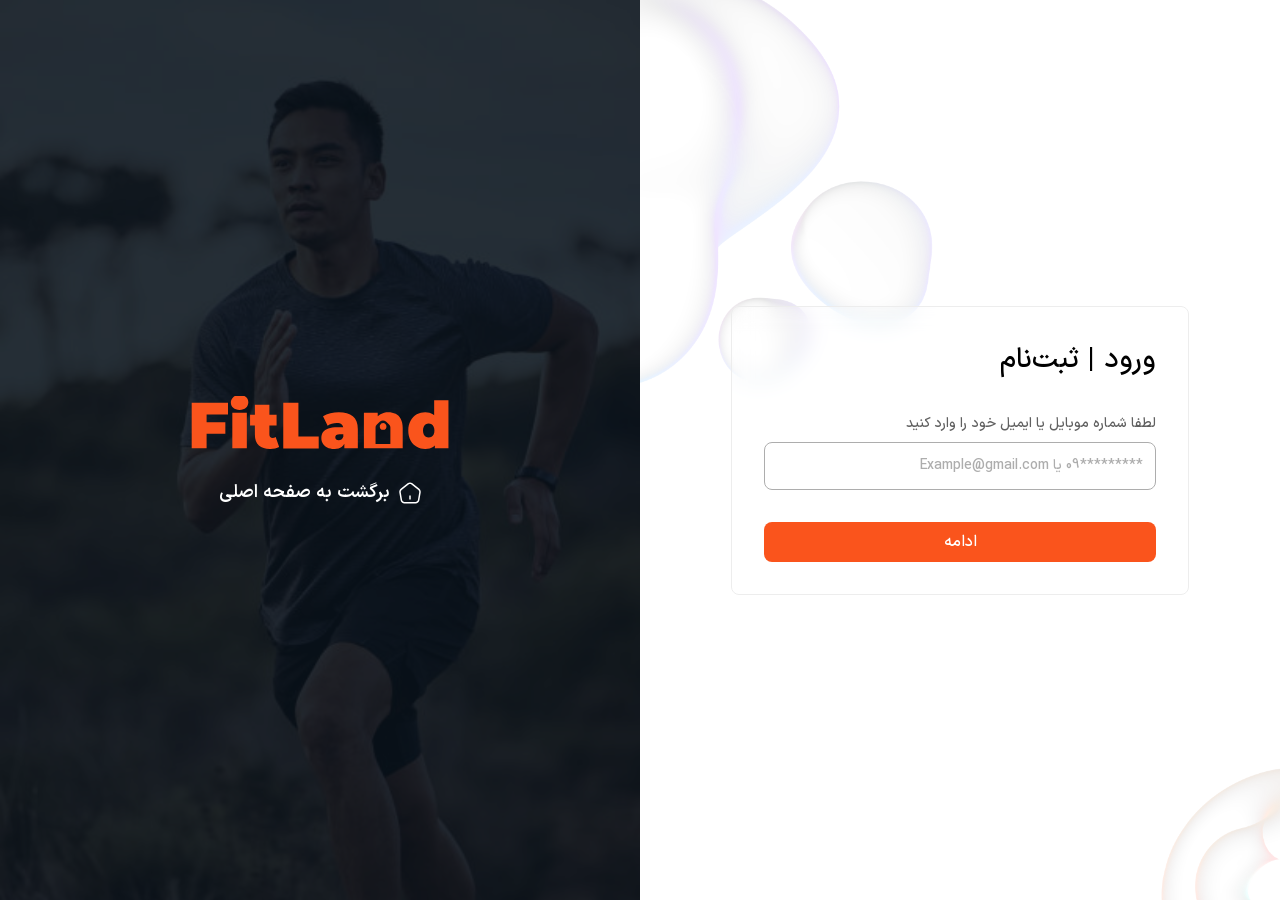
<file: login.html>
<!DOCTYPE html>
<html lang="fa" dir="rtl">

<head>
    <meta charset="UTF-8">
    <meta name="viewport" content="width=device-width, initial-scale=1.0">
    <title>Document</title>
    <link rel="stylesheet" href="style/reset.css">
    <link rel="stylesheet" href="style/root.css">
    <link rel="stylesheet" href="style/login.css">
</head>

<body>
    <svg class="custom-svg">
        <symbol id="home" xmlns="http://www.w3.org/2000/svg" width="24" height="24" viewBox="0 0 24 24"
            fill="currentColor">
            <path
                d="M12 18.75C11.59 18.75 11.25 18.41 11.25 18V15C11.25 14.59 11.59 14.25 12 14.25C12.41 14.25 12.75 14.59 12.75 15V18C12.75 18.41 12.41 18.75 12 18.75Z" />
            <path
                d="M17.6009 22.5601H6.40094C4.58094 22.5601 2.92094 21.1601 2.62094 19.3701L1.29094 11.4001C1.07094 10.1601 1.68094 8.57007 2.67094 7.78007L9.60094 2.23007C10.9409 1.15007 13.0509 1.16007 14.4009 2.24007L21.3309 7.78007C22.3109 8.57007 22.9109 10.1601 22.7109 11.4001L21.3809 19.3601C21.0809 21.1301 19.3809 22.5601 17.6009 22.5601ZM11.9909 2.93007C11.4609 2.93007 10.9309 3.09007 10.5409 3.40007L3.61094 8.96007C3.05094 9.41007 2.65094 10.4501 2.77094 11.1601L4.10094 19.1201C4.28094 20.1701 5.33094 21.0601 6.40094 21.0601H17.6009C18.6709 21.0601 19.7209 20.1701 19.9009 19.1101L21.2309 11.1501C21.3409 10.4501 20.9409 9.39007 20.3909 8.95007L13.4609 3.41007C13.0609 3.09007 12.5209 2.93007 11.9909 2.93007Z" />
        </symbol>
    </svg>
    <main>
        <section>
            <div class="container-fluid">
                <div class="login-container">
                    <!-- Entry Account -->
                    <div class="entry-account">
                        <!-- Top Image -->
                        <div class="top-image">
                            <img src="image/login/8596636160953640368fdca00d60b69708ae02c9.png" alt="">
                        </div>
                        <!-- Form -->
                        <div class="entry-form">
                            <h1 class="entry-form-title">ورود | ثبت‌نام</h1>
                            <form class="login-form" action="" method="get">
                                <div class="login-form-input">
                                    <label for="">لطفا شماره موبایل یا ایمیل خود را وارد کنید</label>
                                    <input class="login-input" type="tel" placeholder="*********09 یا Example@gmail.com">
                                    <p class="phone-message">لطفا شماره همراه خود را به صورت صحیح وارد نمایید</p>
                                </div>
                                <div class="login-form-btn">
                                    <input class="login-button" type="button" value="ادامه">
                                </div>
                                <div class="login-p">
                                    <p>ورود شما به معنای پذیرش شرایط فیت لند و قوانین حریم خصوصی ماست</p>
                                </div>
                            </form>
                        </div>
                        <!-- Bottom Image -->
                        <div class="bottom-image">
                            <img src="image/login/f97f1bf090c48eece4be53e14cb9fe0b75682e36.png" alt="">
                        </div>
                    </div>
                    <!-- Image -->
                    <div class="back-home-container">
                        <div class="back-home-background-image"></div>
                        <div class="overlay"></div>
                        <div class="content-back-home"> <!-- Logo -->
                            <img src="image/Logo.svg" alt="">
                            <!-- Back Home -->
                            <div>
                                <a class="icon-box" href="index.html"> <svg>
                                        <use href="#home"></use>
                                    </svg>
                                    <h3>برگشت به صفحه اصلی</h3>
                                </a>
                            </div>
                        </div>
                    </div>
                </div>
            </div>
        </section>
    </main>

    <script src="js/login.js"></script>
</body>

</html>
</file>
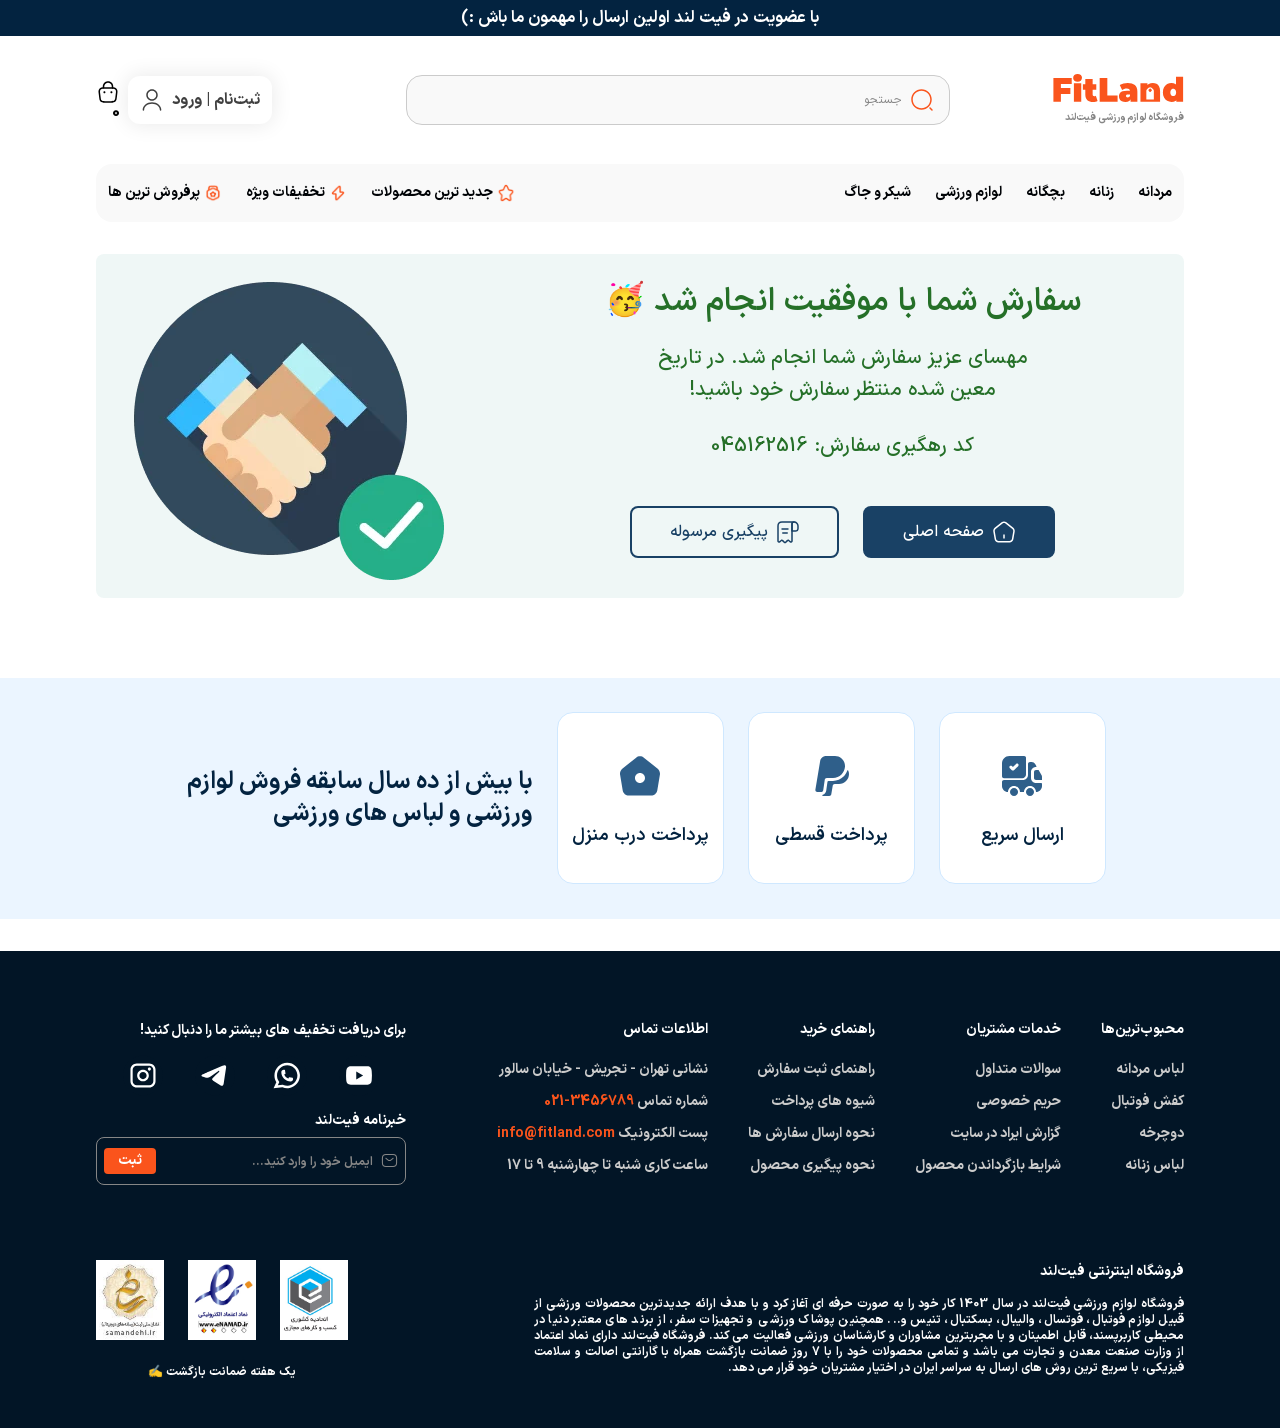
<file: Passed-transaction.html>
<!DOCTYPE html>
<html lang="fa" dir="rtl">

<head>
    <meta charset="UTF-8">
    <meta name="viewport" content="width=device-width, initial-scale=1.0">
    <title>Document</title>
    <link rel="stylesheet" href="style/reset.css">
    <link rel="stylesheet" href="style/root.css">
    <link rel="stylesheet" href="style/style.css">
    <link rel="stylesheet" href="style/passed-transaction.css">
</head>

<body>
    <!-- All Svg -->
    <svg class="custom-svg">
        <symbol id="search" xmlns="http://www.w3.org/2000/svg" width="24" height="24" viewBox="0 0 24 24"
            fill="currentColor">
            <path
                d="M11.5 21.75C5.85 21.75 1.25 17.15 1.25 11.5C1.25 5.85 5.85 1.25 11.5 1.25C17.15 1.25 21.75 5.85 21.75 11.5C21.75 17.15 17.15 21.75 11.5 21.75ZM11.5 2.75C6.67 2.75 2.75 6.68 2.75 11.5C2.75 16.32 6.67 20.25 11.5 20.25C16.33 20.25 20.25 16.32 20.25 11.5C20.25 6.68 16.33 2.75 11.5 2.75Z" />
            <path
                d="M22.0004 22.7499C21.8104 22.7499 21.6204 22.6799 21.4704 22.5299L19.4704 20.5299C19.1804 20.2399 19.1804 19.7599 19.4704 19.4699C19.7604 19.1799 20.2404 19.1799 20.5304 19.4699L22.5304 21.4699C22.8204 21.7599 22.8204 22.2399 22.5304 22.5299C22.3804 22.6799 22.1904 22.7499 22.0004 22.7499Z" />
        </symbol>
        <symbol id="user" xmlns="http://www.w3.org/2000/svg" width="24" height="24" viewBox="0 0 24 24"
            fill="currentColor">
            <path
                d="M12 12.75C8.83 12.75 6.25 10.17 6.25 7C6.25 3.83 8.83 1.25 12 1.25C15.17 1.25 17.75 3.83 17.75 7C17.75 10.17 15.17 12.75 12 12.75ZM12 2.75C9.66 2.75 7.75 4.66 7.75 7C7.75 9.34 9.66 11.25 12 11.25C14.34 11.25 16.25 9.34 16.25 7C16.25 4.66 14.34 2.75 12 2.75Z" />
            <path
                d="M20.5901 22.75C20.1801 22.75 19.8401 22.41 19.8401 22C19.8401 18.55 16.3202 15.75 12.0002 15.75C7.68015 15.75 4.16016 18.55 4.16016 22C4.16016 22.41 3.82016 22.75 3.41016 22.75C3.00016 22.75 2.66016 22.41 2.66016 22C2.66016 17.73 6.85015 14.25 12.0002 14.25C17.1502 14.25 21.3401 17.73 21.3401 22C21.3401 22.41 21.0001 22.75 20.5901 22.75Z" />
        </symbol>
        <symbol id="cart" xmlns="http://www.w3.org/2000/svg" width="24" height="24" viewBox="0 0 24 24"
            fill="currentColor">
            <path
                d="M16.5 8.63005C16.09 8.63005 15.75 8.29005 15.75 7.88005V6.50005C15.75 5.45006 15.3 4.43005 14.52 3.72005C13.73 3.00005 12.71 2.67005 11.63 2.77005C9.83 2.94005 8.25 4.78005 8.25 6.70005V7.67005C8.25 8.08005 7.91 8.42005 7.5 8.42005C7.09 8.42005 6.75 8.08005 6.75 7.67005V6.69005C6.75 4.00005 8.92 1.52005 11.49 1.27005C12.99 1.13005 14.43 1.60005 15.53 2.61005C16.62 3.60005 17.25 5.02005 17.25 6.50005V7.88005C17.25 8.29005 16.91 8.63005 16.5 8.63005Z" />
            <path
                d="M14.9998 22.75H8.99982C4.37982 22.75 3.51982 20.6 3.29982 18.51L2.54982 12.52C2.43982 11.44 2.39982 9.89 3.44982 8.73C4.34982 7.73 5.83982 7.25 7.99982 7.25H15.9998C18.1698 7.25 19.6598 7.74 20.5498 8.73C21.5898 9.89 21.5598 11.44 21.4498 12.5L20.6998 18.51C20.4798 20.6 19.6198 22.75 14.9998 22.75ZM7.99982 8.75C6.30982 8.75 5.14982 9.08 4.55982 9.74C4.06982 10.28 3.90982 11.11 4.03982 12.35L4.78982 18.34C4.95982 19.94 5.39982 21.26 8.99982 21.26H14.9998C18.5998 21.26 19.0398 19.95 19.2098 18.36L19.9598 12.35C20.0898 11.13 19.9298 10.3 19.4398 9.75C18.8498 9.08 17.6898 8.75 15.9998 8.75H7.99982Z" />
            <path
                d="M15.4202 13.1499C14.8602 13.1499 14.4102 12.6999 14.4102 12.1499C14.4102 11.5999 14.8602 11.1499 15.4102 11.1499C15.9602 11.1499 16.4102 11.5999 16.4102 12.1499C16.4102 12.6999 15.9702 13.1499 15.4202 13.1499Z" />
            <path
                d="M8.42016 13.1499C7.86016 13.1499 7.41016 12.6999 7.41016 12.1499C7.41016 11.5999 7.86016 11.1499 8.41016 11.1499C8.96016 11.1499 9.41016 11.5999 9.41016 12.1499C9.41016 12.6999 8.97016 13.1499 8.42016 13.1499Z" />
        </symbol>
        <symbol id="arrow-left" xmlns="http://www.w3.org/2000/svg" width="24" height="24" viewBox="0 0 24 24"
            fill="currentColor">
            <path
                d="M12 22.75C6.07 22.75 1.25 17.93 1.25 12C1.25 6.07 6.07 1.25 12 1.25C17.93 1.25 22.75 6.07 22.75 12C22.75 17.93 17.93 22.75 12 22.75ZM12 2.75C6.9 2.75 2.75 6.9 2.75 12C2.75 17.1 6.9 21.25 12 21.25C17.1 21.25 21.25 17.1 21.25 12C21.25 6.9 17.1 2.75 12 2.75Z" />
            <path
                d="M15.5 12.75H9.5C9.09 12.75 8.75 12.41 8.75 12C8.75 11.59 9.09 11.25 9.5 11.25H15.5C15.91 11.25 16.25 11.59 16.25 12C16.25 12.41 15.91 12.75 15.5 12.75Z" />
            <path
                d="M11.4995 15.7499C11.3095 15.7499 11.1195 15.6799 10.9695 15.5299L7.96945 12.5299C7.67945 12.2399 7.67945 11.7599 7.96945 11.4699L10.9695 8.46994C11.2595 8.17994 11.7395 8.17994 12.0295 8.46994C12.3195 8.75994 12.3195 9.23994 12.0295 9.52994L9.55945 11.9999L12.0295 14.4699C12.3195 14.7599 12.3195 15.2399 12.0295 15.5299C11.8795 15.6799 11.6895 15.7499 11.4995 15.7499Z" />
        </symbol>
        <symbol id="menu" xmlns="http://www.w3.org/2000/svg" width="24" height="24" viewBox="0 0 24 24"
            fill="currentColor">
            <path
                d="M21 7.75H3C2.59 7.75 2.25 7.41 2.25 7C2.25 6.59 2.59 6.25 3 6.25H21C21.41 6.25 21.75 6.59 21.75 7C21.75 7.41 21.41 7.75 21 7.75Z" />
            <path
                d="M21 12.75H3C2.59 12.75 2.25 12.41 2.25 12C2.25 11.59 2.59 11.25 3 11.25H21C21.41 11.25 21.75 11.59 21.75 12C21.75 12.41 21.41 12.75 21 12.75Z" />
            <path
                d="M21 17.75H3C2.59 17.75 2.25 17.41 2.25 17C2.25 16.59 2.59 16.25 3 16.25H21C21.41 16.25 21.75 16.59 21.75 17C21.75 17.41 21.41 17.75 21 17.75Z" />
        </symbol>
        <symbol id="right" xmlns="http://www.w3.org/2000/svg" width="24" height="24" viewBox="0 0 24 24"
            fill="currentColor">
            <path
                d="M8.90961 20.67C8.71961 20.67 8.52961 20.6 8.37961 20.45C8.08961 20.16 8.08961 19.68 8.37961 19.39L14.8996 12.87C15.3796 12.39 15.3796 11.61 14.8996 11.13L8.37961 4.61002C8.08961 4.32002 8.08961 3.84002 8.37961 3.55002C8.66961 3.26002 9.14961 3.26002 9.43961 3.55002L15.9596 10.07C16.4696 10.58 16.7596 11.27 16.7596 12C16.7596 12.73 16.4796 13.42 15.9596 13.93L9.43961 20.45C9.28961 20.59 9.09961 20.67 8.90961 20.67Z" />
        </symbol>
        <symbol id="left" xmlns="http://www.w3.org/2000/svg" width="24" height="24" viewBox="0 0 24 24"
            fill="currentColor">
            <path
                d="M14.9993 20.67C14.8093 20.67 14.6193 20.6 14.4693 20.45L7.9493 13.93C6.8893 12.87 6.8893 11.13 7.9493 10.07L14.4693 3.55002C14.7593 3.26002 15.2393 3.26002 15.5293 3.55002C15.8193 3.84002 15.8193 4.32002 15.5293 4.61002L9.0093 11.13C8.5293 11.61 8.5293 12.39 9.0093 12.87L15.5293 19.39C15.8193 19.68 15.8193 20.16 15.5293 20.45C15.3793 20.59 15.1893 20.67 14.9993 20.67Z" />
        </symbol>
        <symbol id="home" xmlns="http://www.w3.org/2000/svg" width="24" height="24" viewBox="0 0 24 24"
            fill="currentColor">
            <path
                d="M12 18.75C11.59 18.75 11.25 18.41 11.25 18V15C11.25 14.59 11.59 14.25 12 14.25C12.41 14.25 12.75 14.59 12.75 15V18C12.75 18.41 12.41 18.75 12 18.75Z" />
            <path
                d="M17.6009 22.5601H6.40094C4.58094 22.5601 2.92094 21.1601 2.62094 19.3701L1.29094 11.4001C1.07094 10.1601 1.68094 8.57007 2.67094 7.78007L9.60094 2.23007C10.9409 1.15007 13.0509 1.16007 14.4009 2.24007L21.3309 7.78007C22.3109 8.57007 22.9109 10.1601 22.7109 11.4001L21.3809 19.3601C21.0809 21.1301 19.3809 22.5601 17.6009 22.5601ZM11.9909 2.93007C11.4609 2.93007 10.9309 3.09007 10.5409 3.40007L3.61094 8.96007C3.05094 9.41007 2.65094 10.4501 2.77094 11.1601L4.10094 19.1201C4.28094 20.1701 5.33094 21.0601 6.40094 21.0601H17.6009C18.6709 21.0601 19.7209 20.1701 19.9009 19.1101L21.2309 11.1501C21.3409 10.4501 20.9409 9.39007 20.3909 8.95007L13.4609 3.41007C13.0609 3.09007 12.5209 2.93007 11.9909 2.93007Z" />
        </symbol>
        <symbol id="close" xmlns="http://www.w3.org/2000/svg" width="24" height="24" viewBox="0 0 24 24"
            fill="currentColor">
            <path
                d="M12 22.75C6.07 22.75 1.25 17.93 1.25 12C1.25 6.07 6.07 1.25 12 1.25C17.93 1.25 22.75 6.07 22.75 12C22.75 17.93 17.93 22.75 12 22.75ZM12 2.75C6.9 2.75 2.75 6.9 2.75 12C2.75 17.1 6.9 21.25 12 21.25C17.1 21.25 21.25 17.1 21.25 12C21.25 6.9 17.1 2.75 12 2.75Z" />
            <path
                d="M9.16937 15.5801C8.97937 15.5801 8.78938 15.5101 8.63938 15.3601C8.34938 15.0701 8.34938 14.5901 8.63938 14.3001L14.2994 8.64011C14.5894 8.35011 15.0694 8.35011 15.3594 8.64011C15.6494 8.93011 15.6494 9.41011 15.3594 9.70011L9.69937 15.3601C9.55937 15.5101 9.35937 15.5801 9.16937 15.5801Z" />
            <path
                d="M14.8294 15.5801C14.6394 15.5801 14.4494 15.5101 14.2994 15.3601L8.63938 9.70011C8.34938 9.41011 8.34938 8.93011 8.63938 8.64011C8.92937 8.35011 9.40937 8.35011 9.69937 8.64011L15.3594 14.3001C15.6494 14.5901 15.6494 15.0701 15.3594 15.3601C15.2094 15.5101 15.0194 15.5801 14.8294 15.5801Z" />
        </symbol>
        <symbol id="buy-crypto" xmlns="http://www.w3.org/2000/svg" width="24" height="24" viewBox="0 0 24 24"
            fill="currentColor">
            <path
                d="M15.4998 15.75C15.3198 15.75 15.1198 15.74 14.9398 15.73C14.5698 15.71 14.2697 15.41 14.2397 15.04C14.0197 12.25 11.7498 9.98999 8.96976 9.76999C8.59976 9.73999 8.29975 9.44001 8.27975 9.07001C8.26975 8.89001 8.25977 8.69001 8.25977 8.51001C8.25977 4.51001 11.5098 1.26001 15.5098 1.26001C19.5098 1.26001 22.7598 4.51001 22.7598 8.51001C22.7598 12.51 19.4998 15.75 15.4998 15.75ZM9.74976 8.35999C12.7298 8.88999 15.1198 11.27 15.6398 14.25C18.7498 14.17 21.2498 11.63 21.2498 8.5C21.2498 5.33 18.6698 2.75 15.4998 2.75C12.3798 2.75 9.82976 5.24999 9.74976 8.35999Z" />
            <path
                d="M8.5 22.75C4.5 22.75 1.25 19.5 1.25 15.5C1.25 11.5 4.5 8.25 8.5 8.25C8.68 8.25 8.88 8.25999 9.06 8.26999C12.59 8.54999 15.45 11.41 15.72 14.92C15.73 15.12 15.74 15.32 15.74 15.5C15.75 19.5 12.5 22.75 8.5 22.75ZM8.5 9.75C5.33 9.75 2.75 12.33 2.75 15.5C2.75 18.67 5.33 21.25 8.5 21.25C11.67 21.25 14.25 18.67 14.25 15.5C14.25 15.34 14.24 15.18 14.23 15.02C14.01 12.25 11.74 9.98001 8.95999 9.76001C8.81999 9.76001 8.66 9.75 8.5 9.75Z" />
            <path
                d="M8.5 18.75C8.23 18.75 7.97 18.6 7.84 18.36L7.06 16.94L5.64001 16.16C5.40001 16.03 5.25 15.78 5.25 15.5C5.25 15.22 5.40001 14.97 5.64001 14.84L7.06 14.06L7.84 12.64C8.1 12.16 8.89 12.16 9.16 12.64L9.94 14.06L11.36 14.84C11.6 14.97 11.75 15.22 11.75 15.5C11.75 15.78 11.6 16.03 11.36 16.16L9.94 16.94L9.16 18.36C9.03 18.6 8.77 18.75 8.5 18.75ZM7.56 15.5L7.97 15.73C8.1 15.8 8.19999 15.9 8.26999 16.03L8.5 16.44L8.73001 16.03C8.80001 15.9 8.9 15.8 9.03 15.73L9.44 15.5L9.03 15.27C8.9 15.2 8.80001 15.1 8.73001 14.97L8.5 14.56L8.26999 14.97C8.19999 15.1 8.1 15.2 7.97 15.27L7.56 15.5Z" />
        </symbol>
        <symbol id="3square" xmlns="http://www.w3.org/2000/svg" width="24" height="24" viewBox="0 0 24 24"
            fill="currentColor">
            <path
                d="M9.37 22.75H4.62C2.32 22.75 1.25 21.68 1.25 19.38V14.63C1.25 12.32 2.32 11.25 4.62 11.25H7C7.41 11.25 7.75 11.59 7.75 12V14.37C7.75 15.83 8.17 16.25 9.62 16.25H12C12.41 16.25 12.75 16.59 12.75 17V19.38C12.75 21.68 11.68 22.75 9.37 22.75ZM4.62 12.75C3.17 12.75 2.75 13.17 2.75 14.63V19.38C2.75 20.83 3.17 21.25 4.62 21.25H9.37C10.83 21.25 11.25 20.83 11.25 19.38V17.75H9.62C7.32 17.75 6.25 16.68 6.25 14.37V12.75H4.62Z" />
            <path
                d="M14.37 17.75H9.62C7.32 17.75 6.25 16.68 6.25 14.37V9.62C6.25 7.32 7.32 6.25 9.62 6.25H12C12.41 6.25 12.75 6.59 12.75 7V9.37C12.75 10.83 13.17 11.25 14.62 11.25H17C17.41 11.25 17.75 11.59 17.75 12V14.37C17.75 16.68 16.68 17.75 14.37 17.75ZM9.62 7.75C8.17 7.75 7.75 8.17 7.75 9.62V14.37C7.75 15.83 8.17 16.25 9.62 16.25H14.37C15.83 16.25 16.25 15.83 16.25 14.37V12.75H14.62C12.32 12.75 11.25 11.68 11.25 9.37V7.75H9.62Z" />
            <path
                d="M19.37 12.75H14.62C12.32 12.75 11.25 11.68 11.25 9.37V4.62C11.25 2.32 12.32 1.25 14.62 1.25H19.37C21.68 1.25 22.75 2.32 22.75 4.62V9.37C22.75 11.68 21.68 12.75 19.37 12.75ZM14.62 2.75C13.17 2.75 12.75 3.17 12.75 4.62V9.37C12.75 10.83 13.17 11.25 14.62 11.25H19.37C20.83 11.25 21.25 10.83 21.25 9.37V4.62C21.25 3.17 20.83 2.75 19.37 2.75H14.62Z" />
        </symbol>
        <symbol id="repeat-circle" xmlns="http://www.w3.org/2000/svg" width="24" height="24" viewBox="0 0 24 24"
            fill="currentColor">
            <path
                d="M16.5 12.4701C16.09 12.4701 15.75 12.1301 15.75 11.7201V9.95013C15.75 9.48013 15.37 9.1001 14.9 9.1001H7.5C7.09 9.1001 6.75 8.7601 6.75 8.3501C6.75 7.9401 7.09 7.6001 7.5 7.6001H14.9C16.2 7.6001 17.25 8.66013 17.25 9.95013V11.7201C17.25 12.1301 16.91 12.4701 16.5 12.4701Z" />
            <path
                d="M9.18945 10.7799C8.99945 10.7799 8.80946 10.7098 8.65946 10.5598L6.96945 8.86984C6.67945 8.57984 6.67945 8.09985 6.96945 7.80985L8.65946 6.11984C8.94946 5.82984 9.42945 5.82984 9.71945 6.11984C10.0095 6.40984 10.0095 6.88984 9.71945 7.17984L8.55945 8.33988L9.71945 9.49985C10.0095 9.78985 10.0095 10.2698 9.71945 10.5598C9.56945 10.7098 9.37945 10.7799 9.18945 10.7799Z" />
            <path
                d="M16.5 16.41H9.10001C7.80001 16.41 6.75 15.3501 6.75 14.0601V12.29C6.75 11.88 7.09 11.54 7.5 11.54C7.91 11.54 8.25 11.88 8.25 12.29V14.0601C8.25 14.5301 8.63001 14.91 9.10001 14.91H16.5C16.91 14.91 17.25 15.25 17.25 15.66C17.25 16.07 16.91 16.41 16.5 16.41Z" />
            <path
                d="M14.81 18.0899C14.62 18.0899 14.43 18.0199 14.28 17.8699C13.99 17.5799 13.99 17.0999 14.28 16.8099L15.44 15.6499L14.28 14.4899C13.99 14.1999 13.99 13.7199 14.28 13.4299C14.57 13.1399 15.05 13.1399 15.34 13.4299L17.03 15.1199C17.32 15.4099 17.32 15.8899 17.03 16.1799L15.34 17.8699C15.2 18.0199 15 18.0899 14.81 18.0899Z" />
            <path
                d="M12 22.75C6.07 22.75 1.25 17.93 1.25 12C1.25 6.07 6.07 1.25 12 1.25C17.93 1.25 22.75 6.07 22.75 12C22.75 17.93 17.93 22.75 12 22.75ZM12 2.75C6.9 2.75 2.75 6.9 2.75 12C2.75 17.1 6.9 21.25 12 21.25C17.1 21.25 21.25 17.1 21.25 12C21.25 6.9 17.1 2.75 12 2.75Z" />
        </symbol>
        <symbol id="receipt-text" xmlns="http://www.w3.org/2000/svg" width="24" height="24" viewBox="0 0 24 24" fill="currentColor">
<path d="M19.42 11.75H16C15.59 11.75 15.25 11.41 15.25 11V4.01C15.25 3.27 15.54 2.58 16.06 2.06C16.58 1.54 17.27 1.25 18.01 1.25H18.02C19.27 1.26 20.45 1.75 21.35 2.64C22.25 3.55 22.74 4.75 22.74 6V8.42C22.75 10.41 21.41 11.75 19.42 11.75ZM16.75 10.25H19.42C20.58 10.25 21.25 9.58 21.25 8.42V6C21.25 5.14 20.91 4.32 20.3 3.7C19.69 3.1 18.88 2.76 18.02 2.75C18.02 2.75 18.02 2.75 18.01 2.75C17.68 2.75 17.36 2.88 17.12 3.12C16.88 3.36 16.75 3.67 16.75 4.01V10.25Z"/>
<path d="M8.99976 23.33C8.52976 23.33 8.08977 23.15 7.75977 22.81L6.09973 21.14C6.00973 21.05 5.86978 21.04 5.76978 21.12L4.05975 22.4C3.52975 22.8 2.82974 22.87 2.22974 22.57C1.62974 22.27 1.25977 21.67 1.25977 21V6C1.25977 2.98 2.98977 1.25 6.00977 1.25H18.0098C18.4198 1.25 18.7598 1.59 18.7598 2C18.7598 2.41 18.4198 2.75 18.0098 2.75C17.3198 2.75 16.7598 3.31 16.7598 4V21C16.7598 21.67 16.3897 22.27 15.7897 22.57C15.1997 22.87 14.4898 22.8 13.9598 22.4L12.2498 21.12C12.1498 21.04 12.0097 21.06 11.9297 21.14L10.2498 22.82C9.90976 23.15 9.46976 23.33 8.99976 23.33ZM5.90973 19.57C6.36973 19.57 6.81973 19.74 7.15973 20.09L8.81976 21.76C8.87976 21.82 8.95976 21.83 8.99976 21.83C9.03976 21.83 9.11975 21.82 9.17975 21.76L10.8597 20.08C11.4797 19.46 12.4598 19.4 13.1498 19.93L14.8497 21.2C14.9597 21.28 15.0597 21.25 15.1097 21.22C15.1597 21.19 15.2498 21.13 15.2498 21V4C15.2498 3.55 15.3597 3.12 15.5497 2.75H5.99976C3.77976 2.75 2.74976 3.78 2.74976 6V21C2.74976 21.14 2.83977 21.2 2.88977 21.23C2.94977 21.26 3.04978 21.28 3.14978 21.2L4.85974 19.92C5.16974 19.69 5.53973 19.57 5.90973 19.57Z"/>
<path d="M12 9.75H6C5.59 9.75 5.25 9.41 5.25 9C5.25 8.59 5.59 8.25 6 8.25H12C12.41 8.25 12.75 8.59 12.75 9C12.75 9.41 12.41 9.75 12 9.75Z"/>
<path d="M11.25 13.75H6.75C6.34 13.75 6 13.41 6 13C6 12.59 6.34 12.25 6.75 12.25H11.25C11.66 12.25 12 12.59 12 13C12 13.41 11.66 13.75 11.25 13.75Z"/>
        </symbol>
    </svg>
    <!-- Header -->
    <header class="desktop-header">
        <div class="container-fluid">
            <!-- Top Header -->
            <div class="first-header">
                <h3>با عضویت در فیت لند اولین ارسال را مهمون ما باش :)</h3>
            </div>
            <!-- Main Header -->
            <div class="container">
                <div class="main-header">
                    <!-- Logo -->
                    <div class="logo-box">
                        <img src="image/Logo.svg" alt="">
                        <span>فروشگاه لوازم ورزشی فیت‌لند</span>
                    </div>
                    <!-- Search -->
                    <div class="search-box">
                        <svg>
                            <use href="#search"></use>
                        </svg>
                        <input type="search" placeholder="جستجو">
                    </div>
                    <!-- Cart & Account -->
                    <div class="user-cart-box">
                        <!-- Account -->
                        <div class="user-btn-box">
                            <a href="login.html" class="user-btn">
                                ثبت‌نام | ورود
                                <svg>
                                    <use href="#user"></use>
                                </svg>
                            </a>
                        </div>
                        <!-- Cart -->
                        <a href="basket.html" class="cart">
                            <svg>
                                <use href="#cart"></use>
                            </svg>
                            <span class="count">0</span>
                        </a>
                        <!-- Cart Box -->
                        <div class="cart-box">
                            <!-- Cart Box Product -->
                            <div class="cart-box-product-container">
                                <div class="cart-box-product">
                                    <!-- Image -->
                                    <div class="cart-box-product-image">
                                        <img src="image/product/8fad79ab19168d3d8e3e254edb225847ecd506dd.png" alt="">
                                    </div>
                                    <!-- Info -->
                                    <div class="cart-box-product-info">
                                        <!-- Title -->
                                        <div class="cart-box-product-title">
                                            <h2>ست ورزشی نایک 2009 </h2>
                                        </div>
                                        <!-- Price -->
                                        <div class="cart-box-product-price">
                                            <h3>4,800,000 </h3>
                                            <span>تومان</span>
                                        </div>
                                        <!-- Color -->
                                        <div class="cart-box-product-color">
                                            <div class="color-cart-box-product"></div>
                                            <h4>سرمه ای</h4>
                                        </div>
                                        <!-- Count -->
                                        <div class="cart-box-product-count">
                                            <h5>1 عدد</h5>
                                        </div>
                                    </div>
                                </div>
                                <div class="cart-box-product">
                                    <!-- Image -->
                                    <div class="cart-box-product-image">
                                        <img src="image/product/8fad79ab19168d3d8e3e254edb225847ecd506dd.png" alt="">
                                    </div>
                                    <!-- Info -->
                                    <div class="cart-box-product-info">
                                        <!-- Title -->
                                        <div class="cart-box-product-title">
                                            <h2>ست ورزشی نایک 2009 </h2>
                                        </div>
                                        <!-- Price -->
                                        <div class="cart-box-product-price">
                                            <h3>4,800,000 </h3>
                                            <span>تومان</span>
                                        </div>
                                        <!-- Color -->
                                        <div class="cart-box-product-color">
                                            <div class="color-cart-box-product"></div>
                                            <h4>سرمه ای</h4>
                                        </div>
                                        <!-- Count -->
                                        <div class="cart-box-product-count">
                                            <h5>1 عدد</h5>
                                        </div>
                                    </div>
                                </div>
                                <div class="cart-total-price-btn">
                                    <!-- Total Price -->
                                    <div class="cart-total-price">
                                        <span>جمع کل:</span>
                                        <h3>9,600,000 <span>تومان</span></h3>
                                    </div>
                                    <!-- Cart Box Product Btn -->
                                    <div class="cart-box-product-btn">
                                        <a href="#">
                                            <svg>
                                                <use href="#buy-crypto"></use>
                                            </svg>
                                            نهایی کردن خرید
                                        </a>
                                    </div>
                                </div>
                            </div>
                        </div>
                    </div>
                </div>
            </div>
            <!-- Navs -->
            <div class="navs-box container">
                <nav>
                    <div class="nav-ul-container">
                        <!-- First Menu -->
                        <ul>
                            <li class="has-dropdown">
                                <a class="mens-menu" href="#">مردانه</a>
                                <!-- Menu items container -->
                                <div class="menu-items-container">
                                    <!-- Mens menu item -->
                                    <div class="menus-item">
                                        <ul>
                                            <h2>ست لباس ورزشی</h2>
                                            <li>
                                                <a href="#">ست لباس ورزشی</a>
                                            </li>
                                            <li>
                                                <a href="#">تیشرت ,بلوز و استرچ ورزشی</a>
                                            </li>
                                            <li>
                                                <a href="#">نیم تنه ورزشی</a>
                                            </li>
                                            <li>
                                                <a href="#">تاب ورزشی</a>
                                            </li>
                                            <li>
                                                <a href="#">کیت ورزشی</a>
                                            </li>
                                            <li>
                                                <a href="#">سویشرت</a>
                                            </li>
                                            <li>
                                                <a href="#">هودی</a>
                                            </li>
                                            <li>
                                                <a href="#">مایو</a>
                                            </li>
                                        </ul>
                                    </div>
                                    <div class="menus-item">
                                        <ul>
                                            <h2>شلوار ورزشی زنانه</h2>
                                            <li>
                                                <a href="#">شلوار ورزشی</a>
                                            </li>
                                            <li>
                                                <a href="#">شلوارک ورزشی</a>
                                            </li>
                                            <li>
                                                <a href="#">لگ و نیم لگ</a>
                                            </li>
                                            <li>
                                                <a href="#">جاگر</a>
                                            </li>
                                        </ul>
                                        <ul>
                                            <h2>اکسسوری</h2>
                                            <li>
                                                <a href="#">جوراب ورزشی</a>
                                            </li>
                                            <li>
                                                <a href="#">کلاه ورزشی</a>
                                            </li>
                                            <li>
                                                <a href="#">دستبند ورزشی</a>
                                            </li>
                                            <li>
                                                <a href="#">هدبند</a>
                                            </li>
                                        </ul>
                                    </div>
                                    <div class="menus-item">
                                        <ul>
                                            <h2>کفش ورزشی</h2>
                                            <li>
                                                <a href="#">کفش کوهنوردی</a>
                                            </li>
                                            <li>
                                                <a href="#">کفش کوهنوردی</a>
                                            </li>
                                            <li>
                                                <a href="#">کفش اسکیت</a>
                                            </li>
                                            <li>
                                                <a href="#">کفش بسکتبال</a>
                                            </li>
                                            <li>
                                                <a href="#">کفش کشتی</a>
                                            </li>
                                            <li>
                                                <a href="#">کتانی رانینگ</a>
                                            </li>
                                            <li>
                                                <a href="#">استوک</a>
                                            </li>
                                            <li>
                                                <a href="#">دمبایی</a>
                                            </li>
                                        </ul>
                                    </div>
                                    <div class="menus-item brand">
                                        <ul>
                                            <h2>برند بیشنهادی</h2>
                                            <li>
                                                <a href="#">nike</a>
                                            </li>
                                            <li>
                                                <a href="#">the north face</a>
                                            </li>
                                            <li>
                                                <a href="#">under armour</a>
                                            </li>
                                            <li>
                                                <a href="#">adidas</a>
                                            </li>
                                            <li>
                                                <a href="#">fila</a>
                                            </li>
                                        </ul>
                                    </div>
                                    <div class="menu-image">
                                        <img src="image/menu/mens.png" alt="" width="249px" height="319px">
                                    </div>
                                </div>
                            </li>
                            <li class="has-dropdown">
                                <a class="womens-menu" href="#">زنانه</a>
                                <!-- Menu items container -->
                                <div class="menu-items-container">
                                    <!-- Mens menu item -->
                                    <div class="menus-item">
                                        <ul>
                                            <h2>ست لباس ورزشی</h2>
                                            <li>
                                                <a href="#">ست لباس ورزشی</a>
                                            </li>
                                            <li>
                                                <a href="#">تیشرت ,بلوز و استرچ ورزشی</a>
                                            </li>
                                            <li>
                                                <a href="#">نیم تنه ورزشی</a>
                                            </li>
                                            <li>
                                                <a href="#">تاب ورزشی</a>
                                            </li>
                                            <li>
                                                <a href="#">کیت ورزشی</a>
                                            </li>
                                            <li>
                                                <a href="#">سویشرت</a>
                                            </li>
                                            <li>
                                                <a href="#">هودی</a>
                                            </li>
                                            <li>
                                                <a href="#">مایو</a>
                                            </li>
                                        </ul>
                                    </div>
                                    <div class="menus-item">
                                        <ul>
                                            <h2>شلوار ورزشی زنانه</h2>
                                            <li>
                                                <a href="#">شلوار ورزشی</a>
                                            </li>
                                            <li>
                                                <a href="#">شلوارک ورزشی</a>
                                            </li>
                                            <li>
                                                <a href="#">لگ و نیم لگ</a>
                                            </li>
                                            <li>
                                                <a href="#">جاگر</a>
                                            </li>
                                        </ul>
                                        <ul>
                                            <h2>اکسسوری</h2>
                                            <li>
                                                <a href="#">جوراب ورزشی</a>
                                            </li>
                                            <li>
                                                <a href="#">کلاه ورزشی</a>
                                            </li>
                                            <li>
                                                <a href="#">دستبند ورزشی</a>
                                            </li>
                                            <li>
                                                <a href="#">هدبند</a>
                                            </li>
                                        </ul>
                                    </div>
                                    <div class="menus-item">
                                        <ul>
                                            <h2>کفش ورزشی</h2>
                                            <li>
                                                <a href="#">کفش کوهنوردی</a>
                                            </li>
                                            <li>
                                                <a href="#">کفش کوهنوردی</a>
                                            </li>
                                            <li>
                                                <a href="#">کفش اسکیت</a>
                                            </li>
                                            <li>
                                                <a href="#">کفش بسکتبال</a>
                                            </li>
                                            <li>
                                                <a href="#">کفش کشتی</a>
                                            </li>
                                            <li>
                                                <a href="#">کتانی رانینگ</a>
                                            </li>
                                            <li>
                                                <a href="#">استوک</a>
                                            </li>
                                            <li>
                                                <a href="#">دمبایی</a>
                                            </li>
                                        </ul>
                                        <ul>
                                            <h2>جوراب ورزشی</h2>
                                            <li>
                                                <a href="#">جوراب ورزشی</a>
                                            </li>
                                        </ul>
                                    </div>
                                    <div class="menus-item brand">
                                        <ul>
                                            <h2>برند بیشنهادی</h2>
                                            <li>
                                                <a href="#">nike</a>
                                            </li>
                                            <li>
                                                <a href="#">the north face</a>
                                            </li>
                                            <li>
                                                <a href="#">under armour</a>
                                            </li>
                                            <li>
                                                <a href="#">adidas</a>
                                            </li>
                                            <li>
                                                <a href="#">fila</a>
                                            </li>
                                        </ul>
                                    </div>
                                    <div class="menu-image">
                                        <img src="image/menu/women.png" alt="" width="249px" height="319px">
                                    </div>
                                </div>
                            </li>
                            <li class="has-dropdown">
                                <a class="kids-menu" href="#">بچگانه</a>
                                <!-- Menu items container -->
                                <div class="menu-items-container">
                                    <!-- Mens menu item -->
                                    <div class="menus-item">
                                        <ul>
                                            <h2>لباس ورزشی دخترانه</h2>
                                            <li>
                                                <a href="#">ست لباس ورزشی</a>
                                            </li>
                                            <li>
                                                <a href="#">تیشرت ,بلوز و استرچ ورزشی</a>
                                            </li>
                                            <li>
                                                <a href="#">نیم تنه ورزشی</a>
                                            </li>
                                            <li>
                                                <a href="#">کیت ورزشی</a>
                                            </li>
                                            <li>
                                                <a href="#">سویشرت</a>
                                            </li>
                                            <li>
                                                <a href="#">هودی</a>
                                            </li>
                                            <li>
                                                <a href="#">مایو</a>
                                            </li>
                                        </ul>
                                        <ul>
                                            <h2>شلوار ورزشی دخترانه</h2>
                                            <li>
                                                <a href="#">شلوار ورزشی</a>
                                            </li>
                                            <li>
                                                <a href="#">شلوارک ورزشی</a>
                                            </li>
                                        </ul>
                                    </div>
                                    <div class="menus-item">
                                        <ul>
                                            <h2>لباس ورزشی بسرونه</h2>
                                            <li>
                                                <a href="#">ست لباس ورزشی</a>
                                            </li>
                                            <li>
                                                <a href="#">تیشرت ,بلوز و استرچ ورزشی</a>
                                            </li>
                                            <li>
                                                <a href="#">کیت ورزشی</a>
                                            </li>
                                            <li>
                                                <a href="#">سویشرت</a>
                                            </li>
                                            <li>
                                                <a href="#">هودی</a>
                                            </li>
                                            <li>
                                                <a href="#">مایو</a>
                                            </li>
                                        </ul>
                                        <ul>
                                            <h2>شلوار ورزشی پسرونه</h2>
                                            <li>
                                                <a href="#">شلوار ورزشی</a>
                                            </li>
                                            <li>
                                                <a href="#">شلوارک ورزشی</a>
                                            </li>
                                        </ul>
                                    </div>
                                    <div class="menus-item">
                                        <ul>
                                            <h2>کفش ورزشی دخترانه</h2>
                                            <li>
                                                <a href="#">کفش کوهنوردی</a>
                                            </li>
                                            <li>
                                                <a href="#">کفش اسکیت</a>
                                            </li>
                                            <li>
                                                <a href="#">کفش بسکتبال</a>
                                            </li>
                                            <li>
                                                <a href="#">استوک</a>
                                            </li>
                                        </ul>
                                        <ul>
                                            <h2>کفش ورزشی پسرانه</h2>
                                            <li>
                                                <a href="#">کفش کوهنوردی</a>
                                            </li>
                                            <li>
                                                <a href="#">کفش اسکیت</a>
                                            </li>
                                            <li>
                                                <a href="#">کفش بسکتبال</a>
                                            </li>
                                            <li>
                                                <a href="#">استوک</a>
                                            </li>
                                        </ul>
                                        <ul>
                                            <h2>جوراب ورزشی</h2>
                                            <li>
                                                <a href="#">جوراب ورزشی</a>
                                            </li>
                                        </ul>
                                    </div>
                                    <div class="menus-item brand">
                                        <ul>
                                            <h2>برند بیشنهادی</h2>
                                            <li>
                                                <a href="#">nike</a>
                                            </li>
                                            <li>
                                                <a href="#">the north face</a>
                                            </li>
                                            <li>
                                                <a href="#">under armour</a>
                                            </li>
                                            <li>
                                                <a href="#">adidas</a>
                                            </li>
                                            <li>
                                                <a href="#">fila</a>
                                            </li>
                                        </ul>
                                    </div>
                                    <div class="menu-image">
                                        <img src="image/menu/kids.png" alt="" width="249px" height="319px">
                                    </div>
                                </div>
                            </li>
                            <li class="has-dropdown">
                                <a class="sport-equipment-menu" href="#">لوازم ورزشی</a>
                                <!-- Menu items container -->
                                <div class="menu-items-container">
                                    <!-- Mens menu item -->
                                    <div class="menus-item">
                                        <ul>
                                            <li>
                                                <a href="#">وزنه و دمبل</a>
                                            </li>
                                            <li>
                                                <a href="#">لوازم یوگا و بیلاتس</a>
                                            </li>
                                            <li>
                                                <a href="#">لوازم فیتنس و بدنسازی</a>
                                            </li>
                                        </ul>
                                    </div>
                                    <div class="menus-item">
                                        <ul>
                                            <li>
                                                <a href="#">مچ بند ,ساق بند ,زانو بند </a>
                                            </li>
                                            <li>
                                                <a href="#">ساک ورزشی</a>
                                            </li>
                                            <li>
                                                <a href="#">وسایل شنا</a>
                                            </li>
                                        </ul>
                                    </div>
                                    <div class="menus-item">
                                        <ul>
                                            <li>
                                                <a href="#">کوله و شوزبگ</a>
                                            </li>
                                            <li>
                                                <a href="#">لوازم دیگر</a>
                                            </li>
                                        </ul>
                                    </div>
                                    <div class="menus-item brand">
                                        <ul>
                                            <h2>برند بیشنهادی</h2>
                                            <li>
                                                <a href="#">nike</a>
                                            </li>
                                            <li>
                                                <a href="#">under armour</a>
                                            </li>
                                        </ul>
                                    </div>
                                    <div class="menu-image">
                                        <img src="image/menu/54e7f7d95f0093fdf1776a10a666989cb460fbc4.png" alt=""
                                            width="20%">
                                    </div>
                                </div>
                            </li>
                            <li class="has-dropdown">
                                <a class="mens-menu" href="#">شیکر و جاگ</a>
                                <!-- Menu items container -->
                                <div class="menu-items-container">
                                    <!-- Mens menu item -->
                                    <div class="menus-item">
                                        <ul>
                                            <h2>شیکر</h2>
                                            <li>
                                                <a href="#">شیکر بدنسازی</a>
                                            </li>
                                            <li>
                                                <a href="#">مخلوط کن و شیکر برقی</a>
                                            </li>
                                        </ul>
                                    </div>
                                    <div class="menus-item">
                                        <ul>
                                            <h2>ماگ و فلاسک</h2>
                                            <li>
                                                <a href="#">ماگ و فلاسک</a>
                                            </li>
                                        </ul>
                                    </div>
                                    <div class="menus-item">
                                        <ul>
                                            <h2>جا بودری و جا قرصی</h2>
                                            <li>
                                                <a href="#">جا بودری و جا قرصی</a>
                                            </li>
                                        </ul>
                                    </div>
                                    <div class="menus-item brand">
                                        <ul>
                                            <h2>قمقمه ورزشی</h2>
                                            <li>
                                                <a href="#">قمقمه ورزشی</a>
                                            </li>
                                        </ul>
                                    </div>
                                    <div class="menu-image">
                                        <img src="image/menu/555603895279c93222067cdcc793a1869b989102.jpg" alt=""
                                            width="11%">
                                    </div>
                                </div>
                            </li>
                        </ul>
                        <!-- Second Menu -->
                        <ul class="second-menu">
                            <li>
                                <img src="image/Icon/star.png" alt="" width="18px" height="18px">
                                <a href="#">جدید ترین محصولات</a>
                            </li>
                            <li>
                                <img src="image/Icon/flash.png" alt="" width="18px" height="18px">
                                <a href="#">تخفیفات ویژه</a>
                            </li>
                            <li>
                                <img src="image/Icon/award.png" alt="" width="18px" height="18px">
                                <a href="#">پرفروش ترین ها</a>
                            </li>
                        </ul>
                    </div>
                </nav>
            </div>
        </div>
    </header>
    <!-- Mobile Header -->
    <div class="container-fluid mobile-header">
        <div class="first-header">
            <h3>با عضویت در فیت لند اولین ارسال را مهمون ما باش :)</h3>
        </div>
        <!-- Nav mobile-->
        <div class="nav-container">
            <div class="logo-nav-mobile-container">
                <img src="image/Logo.svg" alt="">
                <div class="close-nav-btn">
                    <svg>
                        <use href="#close"></use>
                    </svg>
                </div>
            </div>
            <nav>
                <ul class="nav-mobile">
                    <li>
                        <a href="#" class="nav-item-mobile nav-item-mobile-active">
                            <svg>
                                <use href="#home"></use>
                            </svg>
                            خانه
                        </a>
                    </li>
                    <li>
                        <a href="#" class="nav-item-mobile">
                            <svg>
                                <use href="#home"></use>
                            </svg>
                            مردانه
                        </a>
                    </li>
                    <li>
                        <a href="#" class="nav-item-mobile">
                            <svg>
                                <use href="#home"></use>
                            </svg>
                            زنانه
                        </a>
                    </li>
                    <li>
                        <a href="#" class="nav-item-mobile">
                            <svg>
                                <use href="#home"></use>
                            </svg>
                            بچگانه
                        </a>
                    </li>
                    <li>
                        <a href="#" class="nav-item-mobile">
                            <svg>
                                <use href="#home"></use>
                            </svg>
                            لوازم ورزشی
                        </a>
                    </li>
                    <li>
                        <a href="#" class="nav-item-mobile">
                            <svg>
                                <use href="#home"></use>
                            </svg>
                            شیکر و جاگ
                        </a>
                    </li>
                    <li>
                        <a href="#" class="nav-item-mobile">
                            <svg>
                                <use href="#star"></use>
                            </svg>
                            جدید ترین محصولات
                        </a>
                    </li>
                    <li>
                        <a href="#" class="nav-item-mobile">
                            <svg>
                                <use href="#flash"></use>
                            </svg>
                            تخفیفات ویژه
                        </a>
                    </li>
                    <li>
                        <a href="#" class="nav-item-mobile">
                            <svg>
                                <use href="#award"></use>
                            </svg>
                            پرفروش ترین ها
                        </a>
                    </li>
                </ul>
            </nav>
        </div>
        <!-- Logo & Menu -->
        <div class="logo-menu-container container">
            <div class="logo-box">
                <img src="image/Logo.svg" alt="">
            </div>
            <div class="open-nav-btn">
                <svg class="mobile-nav-icon">
                    <use href="#menu"></use>
                </svg>
            </div>
        </div>
        <!-- Search Box -->
        <div class="container">
            <div class="search-box">
                <svg>
                    <use href="#search"></use>
                </svg>
                <input type="search" placeholder="جستجو">
            </div>
        </div>
    </div>
    <!-- Body Web -->
    <main>
        <section class="passed-transaction">
            <div class="container">
                <div class="passed-transaction-container">
                    <!-- Text Container -->
                    <div class="passed-text-container">
                        <!-- Title Container -->
                        <div class="title-container">
                            <!-- Title -->
                            <div class="passed-title">
                                <h1>سفارش شما با موفقیت انجام شد 🥳</h1>
                            </div>
                            <!-- Text -->
                            <div class="passed-text">
                                <p>مهسای عزیز سفارش شما انجام شد. در تاریخ معین شده منتظر سفارش خود باشید!</p>
                            </div>
                            <!-- Code Interception -->
                            <div class="code-interception-container">
                                <span>کد رهگیری سفارش:</span>
                                <h2 class="code-interception">045162516</h2>
                            </div>
                        </div>
                        <!-- Btns Container -->
                        <div class="btn-container">
                            <a href="#" class="passed-btn">
                                <svg>
                                    <use href="#home"></use>
                                </svg>
                                صفحه اصلی
                            </a>
                            <a href="#" class="passed-btn back-home">
                                <svg>
                                    <use href="#receipt-text"></use>
                                </svg>
                                پیگیری مرسوله
                            </a>
                        </div>
                    </div>
                    <!-- Image Container -->
                    <div class="passed-image-container">
                        <img class="passed-image-lg" src="image/Passed Transaction.webp" alt="">
                        <img class="passed-image-xs" src="image/success-svgrepo-com.webp" alt="">
                    </div>
                </div>
            </div>
        </section>
    </main>

    <!-- Footer -->
    <footer class="footer">
        <div class="footer-1">
            <div class="container-fluid">
                <div class="footer-1-container">
                    <div class="icon-box-container">
                        <div class="icon-box-footer">
                            <svg xmlns="http://www.w3.org/2000/svg" width="24" height="24" viewBox="0 0 24 24"
                                fill="currentColor" style="width: 48px; height: 48px;">
                                <path
                                    d="M21.5 15.5C21.78 15.5 22 15.72 22 16V17C22 18.66 20.66 20 19 20C19 18.35 17.65 17 16 17C14.35 17 13 18.35 13 20H11C11 18.35 9.65 17 8 17C6.35 17 5 18.35 5 20C3.34 20 2 18.66 2 17V15C2 14.45 2.45 14 3 14H12.5C13.88 14 15 12.88 15 11.5V6C15 5.45 15.45 5 16 5H16.84C17.56 5 18.22 5.39 18.58 6.01L19.22 7.13C19.31 7.29 19.19 7.5 19 7.5C17.62 7.5 16.5 8.62 16.5 10V13C16.5 14.38 17.62 15.5 19 15.5H21.5Z" />
                                <path
                                    d="M8 22C9.10457 22 10 21.1046 10 20C10 18.8954 9.10457 18 8 18C6.89543 18 6 18.8954 6 20C6 21.1046 6.89543 22 8 22Z" />
                                <path
                                    d="M16 22C17.1046 22 18 21.1046 18 20C18 18.8954 17.1046 18 16 18C14.8954 18 14 18.8954 14 20C14 21.1046 14.8954 22 16 22Z" />
                                <path
                                    d="M22 12.53V14H19C18.45 14 18 13.55 18 13V10C18 9.45 18.45 9 19 9H20.29L21.74 11.54C21.91 11.84 22 12.18 22 12.53Z" />
                                <path
                                    d="M13.08 2H5.69C3.65 2 2 3.65 2 5.69V12.07C2 12.62 2.45 13.07 3 13.07H12.15C13.17 13.07 14 12.24 14 11.22V2.92C14 2.41 13.59 2 13.08 2ZM10.07 7.07L7.98 9.09C7.83 9.23 7.64 9.3 7.46 9.3C7.27 9.3 7.08 9.23 6.94 9.09L5.93 8.13C5.63 7.84 5.62 7.36 5.91 7.06C6.19 6.76 6.67 6.76 6.97 7.04L7.46 7.51L9.03 5.99C9.33 5.7 9.8 5.71 10.09 6.01C10.38 6.31 10.37 6.78 10.07 7.07Z" />
                            </svg>
                            <h3>ارسال سریع</h3>
                        </div>
                        <div class="icon-box-footer">
                            <svg xmlns="http://www.w3.org/2000/svg" width="24" height="24" viewBox="0 0 24 24"
                                fill="currentColor" style="width: 48px; height: 48px;">
                                <path
                                    d="M18.9992 7C18.9992 7.18 18.9892 7.34999 18.9692 7.51999C18.8492 8.96999 18.2092 10.28 17.2392 11.24C16.1592 12.33 14.6592 13 12.9992 13H9.86923C9.36923 13 8.94924 13.37 8.87924 13.86L8.11923 19.14C8.05923 19.53 7.77924 19.85 7.40924 19.95C7.31924 19.99 7.22924 20 7.12924 20H5.17923C4.55923 20 4.08924 19.45 4.18924 18.84L6.57922 4.51001C6.81922 3.06001 8.06924 2 9.53924 2H13.9992C16.7592 2 18.9992 4.24 18.9992 7Z" />
                                <path
                                    d="M21.0007 10.9997C21.0007 12.3797 20.4407 13.6297 19.5407 14.5397C18.6307 15.4397 17.3807 15.9997 16.0007 15.9997H13.8507C13.3607 15.9997 12.9407 16.3497 12.8607 16.8397L12.1407 21.1597C12.0607 21.6497 11.6407 21.9997 11.1507 21.9997H8.22072C8.04072 21.9997 7.88071 21.9597 7.74071 21.8797C7.52071 21.7597 7.66071 21.4697 7.90071 21.3697C8.80071 21.0797 9.46072 20.3097 9.60072 19.3497L10.2407 14.9297C10.2807 14.6797 10.4907 14.4997 10.7307 14.4997H13.0007C15.0107 14.4997 16.9007 13.7197 18.3007 12.3097C19.1307 11.4897 19.7507 10.4797 20.1107 9.38967C20.1907 9.13967 20.5207 9.08967 20.6307 9.31967C20.8707 9.83967 21.0007 10.3997 21.0007 10.9997Z" />
                            </svg>
                            <h3>پرداخت قسطی</h3>
                        </div>
                        <div class="icon-box-footer">
                            <svg xmlns="http://www.w3.org/2000/svg" width="24" height="24" viewBox="0 0 24 24"
                                fill="currentColor" style="width: 48px; height: 48px;">
                                <path
                                    d="M20.8593 8.36985L13.9293 2.82985C12.8593 1.96985 11.1293 1.96985 10.0693 2.81985L3.13929 8.36985C2.35929 8.98985 1.85929 10.2998 2.02929 11.2798L3.35929 19.2398C3.59929 20.6598 4.95929 21.8098 6.39929 21.8098H17.5993C19.0293 21.8098 20.3993 20.6498 20.6393 19.2398L21.9693 11.2798C22.1293 10.2998 21.6293 8.98985 20.8593 8.36985ZM11.9993 15.4998C10.6193 15.4998 9.49929 14.3798 9.49929 12.9998C9.49929 11.6198 10.6193 10.4998 11.9993 10.4998C13.3793 10.4998 14.4993 11.6198 14.4993 12.9998C14.4993 14.3798 13.3793 15.4998 11.9993 15.4998Z" />
                            </svg>
                            <h3>پرداخت درب منزل</h3>
                        </div>
                    </div>
                    <div class="title-footer">با بیش از ده سال سابقه فروش لوازم ورزشی و لباس های ورزشی</div>
                </div>
            </div>
        </div>
        <div class="footer-2">
            <div class="container">
                <div>
                    <div class="footer-top">
                        <!-- Menu Item -->
                        <div class="footer-menu">
                            <div class="menu-box">
                                <h2>محبوب‌ترین‌ها</h2>
                                <svg xmlns="http://www.w3.org/2000/svg" width="24" height="24" viewBox="0 0 24 24"
                                    fill="currentColor" style="height: 19px; width: 19px;">
                                    <path
                                        d="M12 22.75C6.07 22.75 1.25 17.93 1.25 12C1.25 6.07 6.07 1.25 12 1.25C17.93 1.25 22.75 6.07 22.75 12C22.75 17.93 17.93 22.75 12 22.75ZM12 2.75C6.9 2.75 2.75 6.9 2.75 12C2.75 17.1 6.9 21.25 12 21.25C17.1 21.25 21.25 17.1 21.25 12C21.25 6.9 17.1 2.75 12 2.75Z" />
                                    <path
                                        d="M12.0002 15.0099C11.8102 15.0099 11.6202 14.9399 11.4702 14.7899L7.94016 11.2599C7.65016 10.9699 7.65016 10.4899 7.94016 10.1999C8.23016 9.90992 8.71016 9.90992 9.00016 10.1999L12.0002 13.1999L15.0002 10.1999C15.2902 9.90992 15.7702 9.90992 16.0602 10.1999C16.3502 10.4899 16.3502 10.9699 16.0602 11.2599L12.5302 14.7899C12.3802 14.9399 12.1902 15.0099 12.0002 15.0099Z" />
                                </svg>
                                <ul class="menu-item">
                                    <li><a href="#">لباس مردانه</a></li>
                                    <li><a href="#">کفش فوتبال</a></li>
                                    <li><a href="#">دوچرخه</a></li>
                                    <li><a href="#">لباس زنانه</a></li>
                                </ul>
                            </div>
                            <div class="menu-box">
                                <h2>خدمات مشتریان</h2>
                                <svg xmlns="http://www.w3.org/2000/svg" width="24" height="24" viewBox="0 0 24 24"
                                    fill="currentColor" style="height: 19px; width: 19px;">
                                    <path
                                        d="M12 22.75C6.07 22.75 1.25 17.93 1.25 12C1.25 6.07 6.07 1.25 12 1.25C17.93 1.25 22.75 6.07 22.75 12C22.75 17.93 17.93 22.75 12 22.75ZM12 2.75C6.9 2.75 2.75 6.9 2.75 12C2.75 17.1 6.9 21.25 12 21.25C17.1 21.25 21.25 17.1 21.25 12C21.25 6.9 17.1 2.75 12 2.75Z" />
                                    <path
                                        d="M12.0002 15.0099C11.8102 15.0099 11.6202 14.9399 11.4702 14.7899L7.94016 11.2599C7.65016 10.9699 7.65016 10.4899 7.94016 10.1999C8.23016 9.90992 8.71016 9.90992 9.00016 10.1999L12.0002 13.1999L15.0002 10.1999C15.2902 9.90992 15.7702 9.90992 16.0602 10.1999C16.3502 10.4899 16.3502 10.9699 16.0602 11.2599L12.5302 14.7899C12.3802 14.9399 12.1902 15.0099 12.0002 15.0099Z" />
                                </svg>
                                <ul class="menu-item">
                                    <li><a href="#">سوالات متداول</a></li>
                                    <li><a href="#">حریم خصوصی</a></li>
                                    <li><a href="#">گزارش ایراد در سایت</a></li>
                                    <li><a href="#">شرایط بازگرداندن محصول</a></li>
                                </ul>
                            </div>
                            <div class="menu-box">
                                <h2>راهنمای خرید</h2>
                                <svg xmlns="http://www.w3.org/2000/svg" width="24" height="24" viewBox="0 0 24 24"
                                    fill="currentColor" style="height: 19px; width: 19px;">
                                    <path
                                        d="M12 22.75C6.07 22.75 1.25 17.93 1.25 12C1.25 6.07 6.07 1.25 12 1.25C17.93 1.25 22.75 6.07 22.75 12C22.75 17.93 17.93 22.75 12 22.75ZM12 2.75C6.9 2.75 2.75 6.9 2.75 12C2.75 17.1 6.9 21.25 12 21.25C17.1 21.25 21.25 17.1 21.25 12C21.25 6.9 17.1 2.75 12 2.75Z" />
                                    <path
                                        d="M12.0002 15.0099C11.8102 15.0099 11.6202 14.9399 11.4702 14.7899L7.94016 11.2599C7.65016 10.9699 7.65016 10.4899 7.94016 10.1999C8.23016 9.90992 8.71016 9.90992 9.00016 10.1999L12.0002 13.1999L15.0002 10.1999C15.2902 9.90992 15.7702 9.90992 16.0602 10.1999C16.3502 10.4899 16.3502 10.9699 16.0602 11.2599L12.5302 14.7899C12.3802 14.9399 12.1902 15.0099 12.0002 15.0099Z" />
                                </svg>
                                <ul class="menu-item">
                                    <li><a href="#">راهنمای ثبت سفارش</a></li>
                                    <li><a href="#">شیوه های پرداخت</a></li>
                                    <li><a href="#">نحوه ارسال سفارش ها</a></li>
                                    <li><a href="#">نحوه پیگیری محصول</a></li>
                                </ul>
                            </div>
                            <div class="menu-box">
                                <h2>اطلاعات تماس</h2>
                                <svg xmlns="http://www.w3.org/2000/svg" width="24" height="24" viewBox="0 0 24 24"
                                    fill="currentColor" style="height: 19px; width: 19px;">
                                    <path
                                        d="M12 22.75C6.07 22.75 1.25 17.93 1.25 12C1.25 6.07 6.07 1.25 12 1.25C17.93 1.25 22.75 6.07 22.75 12C22.75 17.93 17.93 22.75 12 22.75ZM12 2.75C6.9 2.75 2.75 6.9 2.75 12C2.75 17.1 6.9 21.25 12 21.25C17.1 21.25 21.25 17.1 21.25 12C21.25 6.9 17.1 2.75 12 2.75Z" />
                                    <path
                                        d="M12.0002 15.0099C11.8102 15.0099 11.6202 14.9399 11.4702 14.7899L7.94016 11.2599C7.65016 10.9699 7.65016 10.4899 7.94016 10.1999C8.23016 9.90992 8.71016 9.90992 9.00016 10.1999L12.0002 13.1999L15.0002 10.1999C15.2902 9.90992 15.7702 9.90992 16.0602 10.1999C16.3502 10.4899 16.3502 10.9699 16.0602 11.2599L12.5302 14.7899C12.3802 14.9399 12.1902 15.0099 12.0002 15.0099Z" />
                                </svg>
                                <ul class="menu-item">
                                    <li>نشانی تهران - تجریش - خیابان سالور</li>
                                    <li>شماره تماس <span>3456789-021</span></li>
                                    <li>پست الکترونیک <span>info@fitland.com</span></li>
                                    <li>ساعت کاری شنبه تا چهارشنبه 9 تا 17</li>
                                </ul>
                            </div>
                        </div>
                        <!-- Social -->
                        <div class="social">
                            <h3>برای دریافت تخفیف های بیشتر ما را دنبال کنید!</h3>
                            <div class="social-icon">
                                <img src="image/social/youtube.svg" alt="">
                                <img src="image/social/whatsapp.svg" alt="">
                                <img src="image/social/telegram.svg" alt="">
                                <img src="image/social/instagram.svg" alt="">
                            </div>
                            <div>
                                <h3>خبرنامه فیت‌لند</h3>
                                <div class="news">
                                    <div class="news-input">
                                        <svg xmlns="http://www.w3.org/2000/svg" width="24" height="24"
                                            viewBox="0 0 24 24" fill="currentColor"
                                            style="width: 17px;    height: 17px;">
                                            <path
                                                d="M17 21.25H7C3.35 21.25 1.25 19.15 1.25 15.5V8.5C1.25 4.85 3.35 2.75 7 2.75H17C20.65 2.75 22.75 4.85 22.75 8.5V15.5C22.75 19.15 20.65 21.25 17 21.25ZM7 4.25C4.14 4.25 2.75 5.64 2.75 8.5V15.5C2.75 18.36 4.14 19.75 7 19.75H17C19.86 19.75 21.25 18.36 21.25 15.5V8.5C21.25 5.64 19.86 4.25 17 4.25H7Z" />
                                            <path
                                                d="M11.9988 12.87C11.1588 12.87 10.3088 12.61 9.6588 12.08L6.5288 9.57997C6.2088 9.31997 6.14881 8.84997 6.4088 8.52997C6.66881 8.20997 7.13881 8.14997 7.45881 8.40997L10.5888 10.91C11.3488 11.52 12.6388 11.52 13.3988 10.91L16.5288 8.40997C16.8488 8.14997 17.3288 8.19997 17.5788 8.52997C17.8388 8.84997 17.7888 9.32997 17.4588 9.57997L14.3288 12.08C13.6888 12.61 12.8388 12.87 11.9988 12.87Z" />
                                        </svg>
                                        <input type="text" placeholder="ایمیل خود را وارد کنید...">
                                    </div>
                                    <span>ثبت</span>
                                </div>
                            </div>
                        </div>
                    </div>
                    <div class="footer-bottom">
                        <!-- Paragraph -->
                        <div class="footer-p">
                            <h3>فروشگاه اینترنتی فیت‌لند</h3>
                            <p>فروشگاه لوازم ورزشی فیت‌لند در سال 1403 کار خود را به صورت حرفه ای آغاز کرد و با هدف
                                ارائه جدیدترین محصولات ورزشی از قبیل لوازم فوتبال، فوتسال، والیبال، بسکتبال، تنیس و...
                                همچنین پوشاک ورزشی و تجهیزات سفر، از برند های معتبر دنیا در محیطی کاربرپسند، قابل
                                اطمینان و با مجربترین مشاوران و کارشناسان ورزشی فعالیت می کند. فروشگاه فیت‌لند دارای
                                نماد اعتماد از وزارت صنعت معدن و تجارت می باشد و تمامی محصولات خود را با 7 روز ضمانت
                                بازگشت همراه با گارانتی اصالت و سلامت فیزیکی، با سریع ترین روش های ارسال به سراسر ایران
                                در اختیار مشتریان خود قرار می دهد.</p>
                        </div>
                        <div class="namad">
                            <div class="namad-container">
                                <img src="image/Enamad.jpg" alt="">
                                <img src="image/namad.jpg" alt="">
                                <img src="image/Samandehi.jpg" alt="">
                            </div>
                            <h5>یک هفته ضمانت بازگشت ✍</h5>
                        </div>
                    </div>
                </div>
            </div>
        </div>
    </footer>
</body>

</html>
</file>
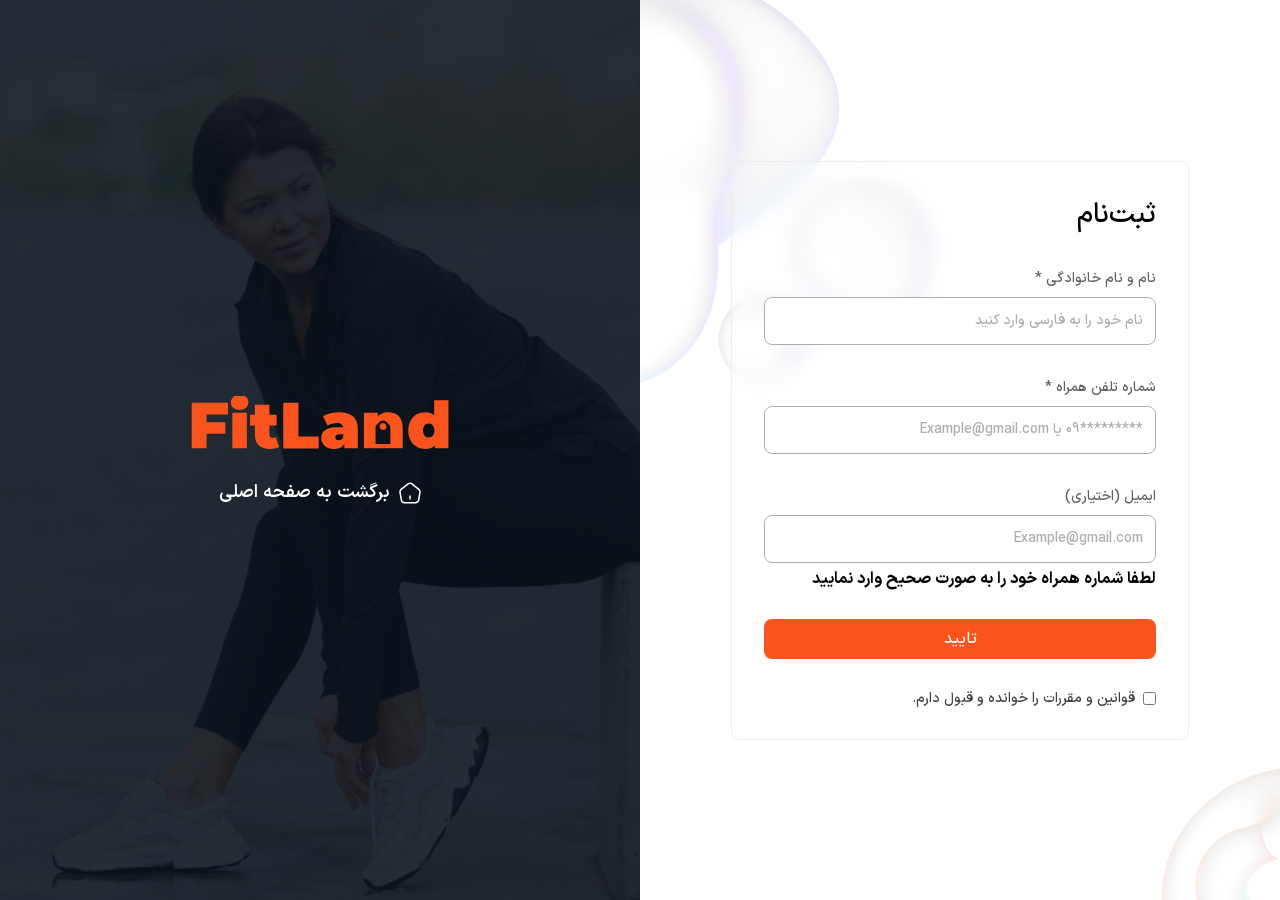
<file: signup.html>
<!DOCTYPE html>
<html lang="fa" dir="rtl">

<head>
    <meta charset="UTF-8">
    <meta name="viewport" content="width=device-width, initial-scale=1.0">
    <title>ثبت نام</title>
    <link rel="stylesheet" href="style/reset.css">
    <link rel="stylesheet" href="style/root.css">
    <link rel="stylesheet" href="style/signup.css">
</head>

<body>
    <svg class="custom-svg">
        <symbol id="home" xmlns="http://www.w3.org/2000/svg" width="24" height="24" viewBox="0 0 24 24"
            fill="currentColor">
            <path
                d="M12 18.75C11.59 18.75 11.25 18.41 11.25 18V15C11.25 14.59 11.59 14.25 12 14.25C12.41 14.25 12.75 14.59 12.75 15V18C12.75 18.41 12.41 18.75 12 18.75Z" />
            <path
                d="M17.6009 22.5601H6.40094C4.58094 22.5601 2.92094 21.1601 2.62094 19.3701L1.29094 11.4001C1.07094 10.1601 1.68094 8.57007 2.67094 7.78007L9.60094 2.23007C10.9409 1.15007 13.0509 1.16007 14.4009 2.24007L21.3309 7.78007C22.3109 8.57007 22.9109 10.1601 22.7109 11.4001L21.3809 19.3601C21.0809 21.1301 19.3809 22.5601 17.6009 22.5601ZM11.9909 2.93007C11.4609 2.93007 10.9309 3.09007 10.5409 3.40007L3.61094 8.96007C3.05094 9.41007 2.65094 10.4501 2.77094 11.1601L4.10094 19.1201C4.28094 20.1701 5.33094 21.0601 6.40094 21.0601H17.6009C18.6709 21.0601 19.7209 20.1701 19.9009 19.1101L21.2309 11.1501C21.3409 10.4501 20.9409 9.39007 20.3909 8.95007L13.4609 3.41007C13.0609 3.09007 12.5209 2.93007 11.9909 2.93007Z" />
        </symbol>
    </svg>
    <main>
        <section>
            <div class="container-fluid">
                <div class="login-container">
                    <!-- Entry Account -->
                    <div class="entry-account">
                        <!-- Top Image -->
                        <div class="top-image">
                            <img src="image/login/8596636160953640368fdca00d60b69708ae02c9.png" alt="">
                        </div>
                        <!-- Form -->
                        <div class="entry-form">
                            <h1 class="entry-form-title">ثبت‌نام</h1>
                            <form class="login-form" action="" method="get">
                                <div class="login-form-input">
                                    <label for="">نام و نام خانوادگی *</label>
                                    <input class="login-input" type="text" placeholder="نام خود را به فارسی وارد کنید">
                                </div>
                                <div class="login-form-input">
                                    <label for="">شماره تلفن همراه *</label>
                                    <input class="login-input" type="tel" placeholder="*********09 یا Example@gmail.com">
                                    <p class="phone-message">لطفا شماره همراه خود را به صورت صحیح وارد نمایید</p>
                                </div>
                                <div class="login-form-input">
                                    <label for="">ایمیل (اختیاری)</label>
                                    <input class="login-input" type="email" placeholder="Example@gmail.com">
                                    <p class="email-message">لطفا شماره همراه خود را به صورت صحیح وارد نمایید</p>
                                </div>
                                <div class="login-form-btn">
                                    <input class="login-button" type="button" value="تایید">
                                </div>
                                <div class="login-p">
                                    <input type="checkbox" name="" id="">
                                    <p>قوانین و مقررات را خوانده و قبول دارم.</p>
                                </div>
                            </form>
                        </div>
                        <!-- Bottom Image -->
                        <div class="bottom-image">
                            <img src="image/login/f97f1bf090c48eece4be53e14cb9fe0b75682e36.png" alt="">
                        </div>
                    </div>
                    <!-- Image -->
                    <div class="back-home-container">
                        <div class="back-home-background-image"></div>
                        <div class="overlay"></div>
                        <div class="content-back-home"> <!-- Logo -->
                            <img src="image/Logo.svg" alt="">
                            <!-- Back Home -->
                            <div>
                                <a class="icon-box" href="index.html"> <svg>
                                        <use href="#home"></use>
                                    </svg>
                                    <h3>برگشت به صفحه اصلی</h3>
                                </a>
                            </div>
                        </div>
                    </div>
                </div>
            </div>
        </section>
    </main>
</body>

</html>
</file>
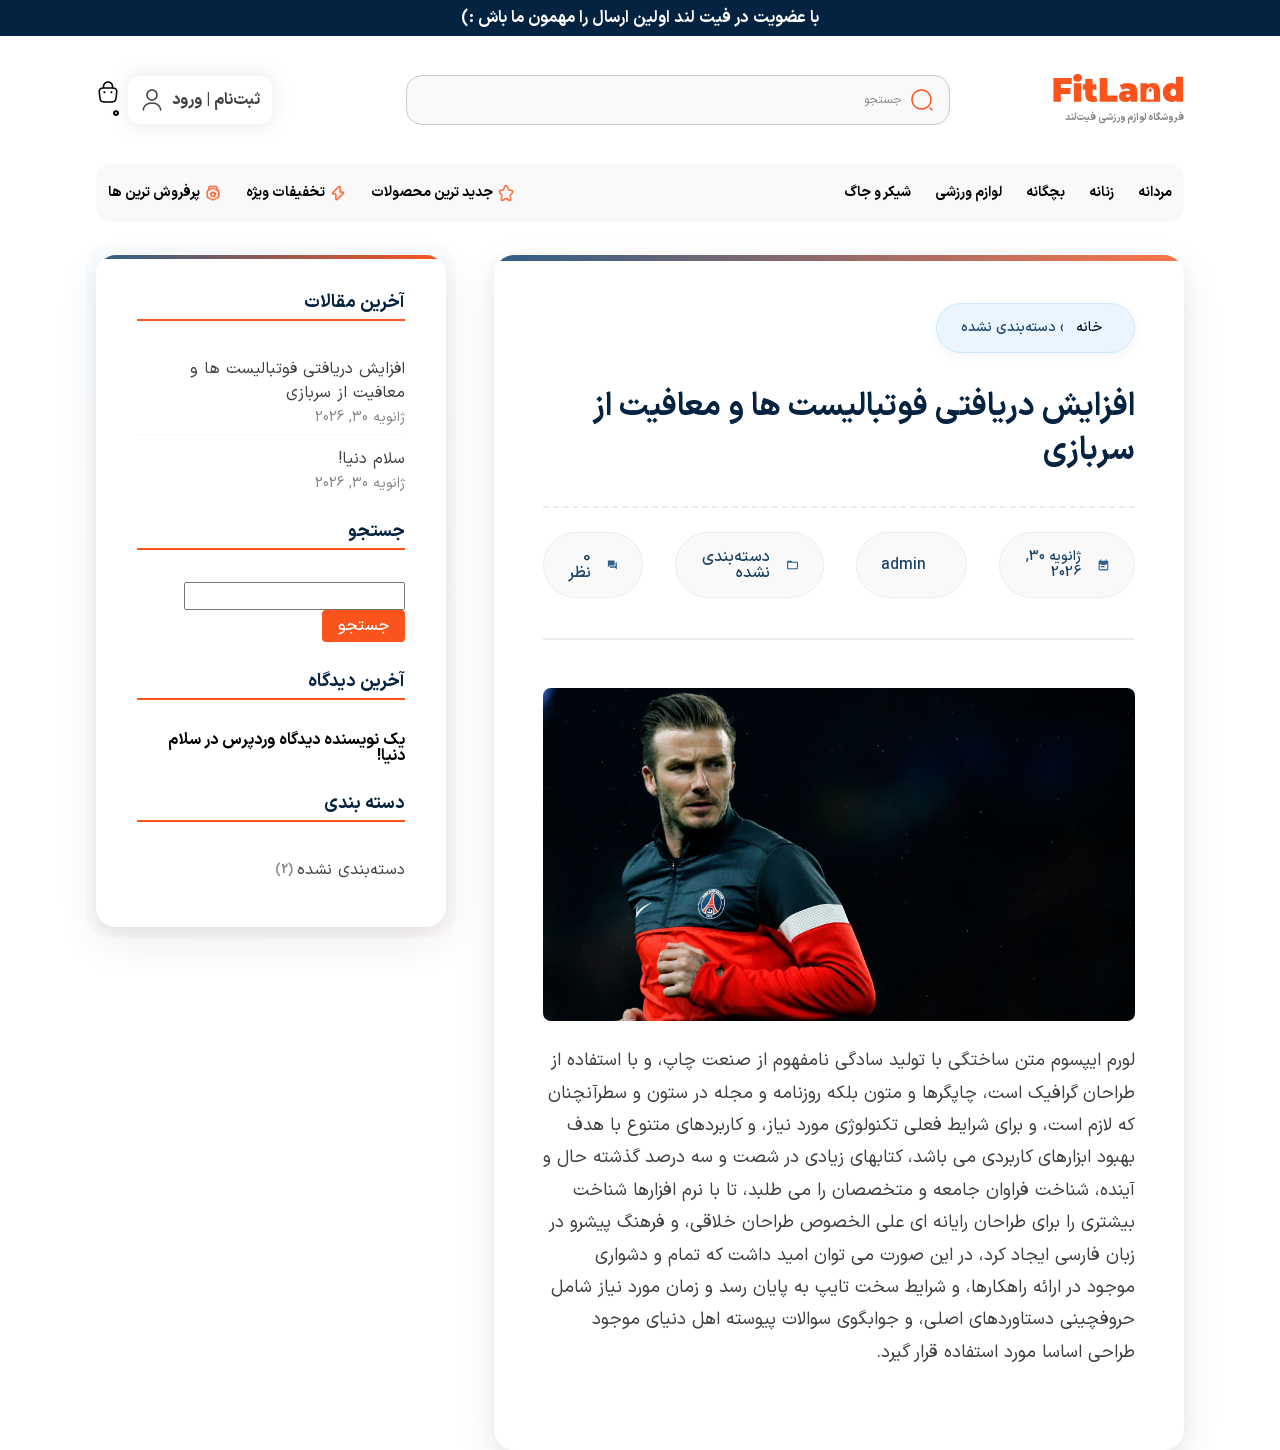
<file: single.html>
<!DOCTYPE html>
<html lang="fa" dir="rtl">

<head>
    <meta charset="UTF-8">
    <meta name="viewport" content="width=device-width, initial-scale=1.0">
    <title>Document</title>
    <link rel="stylesheet" href="style/reset.css">
    <link rel="stylesheet" href="style/root.css">
    <link rel="stylesheet" href="style/style.css">
    <link rel="stylesheet" href="style/single.css">
</head>

<body>
    <!-- All Svg -->
    <svg class="custom-svg">
        <symbol id="search" xmlns="http://www.w3.org/2000/svg" width="24" height="24" viewBox="0 0 24 24"
            fill="currentColor">
            <path
                d="M11.5 21.75C5.85 21.75 1.25 17.15 1.25 11.5C1.25 5.85 5.85 1.25 11.5 1.25C17.15 1.25 21.75 5.85 21.75 11.5C21.75 17.15 17.15 21.75 11.5 21.75ZM11.5 2.75C6.67 2.75 2.75 6.68 2.75 11.5C2.75 16.32 6.67 20.25 11.5 20.25C16.33 20.25 20.25 16.32 20.25 11.5C20.25 6.68 16.33 2.75 11.5 2.75Z" />
            <path
                d="M22.0004 22.7499C21.8104 22.7499 21.6204 22.6799 21.4704 22.5299L19.4704 20.5299C19.1804 20.2399 19.1804 19.7599 19.4704 19.4699C19.7604 19.1799 20.2404 19.1799 20.5304 19.4699L22.5304 21.4699C22.8204 21.7599 22.8204 22.2399 22.5304 22.5299C22.3804 22.6799 22.1904 22.7499 22.0004 22.7499Z" />
        </symbol>
        <symbol id="user" xmlns="http://www.w3.org/2000/svg" width="24" height="24" viewBox="0 0 24 24"
            fill="currentColor">
            <path
                d="M12 12.75C8.83 12.75 6.25 10.17 6.25 7C6.25 3.83 8.83 1.25 12 1.25C15.17 1.25 17.75 3.83 17.75 7C17.75 10.17 15.17 12.75 12 12.75ZM12 2.75C9.66 2.75 7.75 4.66 7.75 7C7.75 9.34 9.66 11.25 12 11.25C14.34 11.25 16.25 9.34 16.25 7C16.25 4.66 14.34 2.75 12 2.75Z" />
            <path
                d="M20.5901 22.75C20.1801 22.75 19.8401 22.41 19.8401 22C19.8401 18.55 16.3202 15.75 12.0002 15.75C7.68015 15.75 4.16016 18.55 4.16016 22C4.16016 22.41 3.82016 22.75 3.41016 22.75C3.00016 22.75 2.66016 22.41 2.66016 22C2.66016 17.73 6.85015 14.25 12.0002 14.25C17.1502 14.25 21.3401 17.73 21.3401 22C21.3401 22.41 21.0001 22.75 20.5901 22.75Z" />
        </symbol>
        <symbol id="cart" xmlns="http://www.w3.org/2000/svg" width="24" height="24" viewBox="0 0 24 24"
            fill="currentColor">
            <path
                d="M16.5 8.63005C16.09 8.63005 15.75 8.29005 15.75 7.88005V6.50005C15.75 5.45006 15.3 4.43005 14.52 3.72005C13.73 3.00005 12.71 2.67005 11.63 2.77005C9.83 2.94005 8.25 4.78005 8.25 6.70005V7.67005C8.25 8.08005 7.91 8.42005 7.5 8.42005C7.09 8.42005 6.75 8.08005 6.75 7.67005V6.69005C6.75 4.00005 8.92 1.52005 11.49 1.27005C12.99 1.13005 14.43 1.60005 15.53 2.61005C16.62 3.60005 17.25 5.02005 17.25 6.50005V7.88005C17.25 8.29005 16.91 8.63005 16.5 8.63005Z" />
            <path
                d="M14.9998 22.75H8.99982C4.37982 22.75 3.51982 20.6 3.29982 18.51L2.54982 12.52C2.43982 11.44 2.39982 9.89 3.44982 8.73C4.34982 7.73 5.83982 7.25 7.99982 7.25H15.9998C18.1698 7.25 19.6598 7.74 20.5498 8.73C21.5898 9.89 21.5598 11.44 21.4498 12.5L20.6998 18.51C20.4798 20.6 19.6198 22.75 14.9998 22.75ZM7.99982 8.75C6.30982 8.75 5.14982 9.08 4.55982 9.74C4.06982 10.28 3.90982 11.11 4.03982 12.35L4.78982 18.34C4.95982 19.94 5.39982 21.26 8.99982 21.26H14.9998C18.5998 21.26 19.0398 19.95 19.2098 18.36L19.9598 12.35C20.0898 11.13 19.9298 10.3 19.4398 9.75C18.8498 9.08 17.6898 8.75 15.9998 8.75H7.99982Z" />
            <path
                d="M15.4202 13.1499C14.8602 13.1499 14.4102 12.6999 14.4102 12.1499C14.4102 11.5999 14.8602 11.1499 15.4102 11.1499C15.9602 11.1499 16.4102 11.5999 16.4102 12.1499C16.4102 12.6999 15.9702 13.1499 15.4202 13.1499Z" />
            <path
                d="M8.42016 13.1499C7.86016 13.1499 7.41016 12.6999 7.41016 12.1499C7.41016 11.5999 7.86016 11.1499 8.41016 11.1499C8.96016 11.1499 9.41016 11.5999 9.41016 12.1499C9.41016 12.6999 8.97016 13.1499 8.42016 13.1499Z" />
        </symbol>
        <symbol id="arrow-left" xmlns="http://www.w3.org/2000/svg" width="24" height="24" viewBox="0 0 24 24"
            fill="currentColor">
            <path
                d="M12 22.75C6.07 22.75 1.25 17.93 1.25 12C1.25 6.07 6.07 1.25 12 1.25C17.93 1.25 22.75 6.07 22.75 12C22.75 17.93 17.93 22.75 12 22.75ZM12 2.75C6.9 2.75 2.75 6.9 2.75 12C2.75 17.1 6.9 21.25 12 21.25C17.1 21.25 21.25 17.1 21.25 12C21.25 6.9 17.1 2.75 12 2.75Z" />
            <path
                d="M15.5 12.75H9.5C9.09 12.75 8.75 12.41 8.75 12C8.75 11.59 9.09 11.25 9.5 11.25H15.5C15.91 11.25 16.25 11.59 16.25 12C16.25 12.41 15.91 12.75 15.5 12.75Z" />
            <path
                d="M11.4995 15.7499C11.3095 15.7499 11.1195 15.6799 10.9695 15.5299L7.96945 12.5299C7.67945 12.2399 7.67945 11.7599 7.96945 11.4699L10.9695 8.46994C11.2595 8.17994 11.7395 8.17994 12.0295 8.46994C12.3195 8.75994 12.3195 9.23994 12.0295 9.52994L9.55945 11.9999L12.0295 14.4699C12.3195 14.7599 12.3195 15.2399 12.0295 15.5299C11.8795 15.6799 11.6895 15.7499 11.4995 15.7499Z" />
        </symbol>
        <symbol id="menu" xmlns="http://www.w3.org/2000/svg" width="24" height="24" viewBox="0 0 24 24"
            fill="currentColor">
            <path
                d="M21 7.75H3C2.59 7.75 2.25 7.41 2.25 7C2.25 6.59 2.59 6.25 3 6.25H21C21.41 6.25 21.75 6.59 21.75 7C21.75 7.41 21.41 7.75 21 7.75Z" />
            <path
                d="M21 12.75H3C2.59 12.75 2.25 12.41 2.25 12C2.25 11.59 2.59 11.25 3 11.25H21C21.41 11.25 21.75 11.59 21.75 12C21.75 12.41 21.41 12.75 21 12.75Z" />
            <path
                d="M21 17.75H3C2.59 17.75 2.25 17.41 2.25 17C2.25 16.59 2.59 16.25 3 16.25H21C21.41 16.25 21.75 16.59 21.75 17C21.75 17.41 21.41 17.75 21 17.75Z" />
        </symbol>
        <symbol id="right" xmlns="http://www.w3.org/2000/svg" width="24" height="24" viewBox="0 0 24 24"
            fill="currentColor">
            <path
                d="M8.90961 20.67C8.71961 20.67 8.52961 20.6 8.37961 20.45C8.08961 20.16 8.08961 19.68 8.37961 19.39L14.8996 12.87C15.3796 12.39 15.3796 11.61 14.8996 11.13L8.37961 4.61002C8.08961 4.32002 8.08961 3.84002 8.37961 3.55002C8.66961 3.26002 9.14961 3.26002 9.43961 3.55002L15.9596 10.07C16.4696 10.58 16.7596 11.27 16.7596 12C16.7596 12.73 16.4796 13.42 15.9596 13.93L9.43961 20.45C9.28961 20.59 9.09961 20.67 8.90961 20.67Z" />
        </symbol>
        <symbol id="left" xmlns="http://www.w3.org/2000/svg" width="24" height="24" viewBox="0 0 24 24"
            fill="currentColor">
            <path
                d="M14.9993 20.67C14.8093 20.67 14.6193 20.6 14.4693 20.45L7.9493 13.93C6.8893 12.87 6.8893 11.13 7.9493 10.07L14.4693 3.55002C14.7593 3.26002 15.2393 3.26002 15.5293 3.55002C15.8193 3.84002 15.8193 4.32002 15.5293 4.61002L9.0093 11.13C8.5293 11.61 8.5293 12.39 9.0093 12.87L15.5293 19.39C15.8193 19.68 15.8193 20.16 15.5293 20.45C15.3793 20.59 15.1893 20.67 14.9993 20.67Z" />
        </symbol>
        <symbol id="home" xmlns="http://www.w3.org/2000/svg" width="24" height="24" viewBox="0 0 24 24"
            fill="currentColor">
            <path
                d="M12 18.75C11.59 18.75 11.25 18.41 11.25 18V15C11.25 14.59 11.59 14.25 12 14.25C12.41 14.25 12.75 14.59 12.75 15V18C12.75 18.41 12.41 18.75 12 18.75Z" />
            <path
                d="M17.6009 22.5601H6.40094C4.58094 22.5601 2.92094 21.1601 2.62094 19.3701L1.29094 11.4001C1.07094 10.1601 1.68094 8.57007 2.67094 7.78007L9.60094 2.23007C10.9409 1.15007 13.0509 1.16007 14.4009 2.24007L21.3309 7.78007C22.3109 8.57007 22.9109 10.1601 22.7109 11.4001L21.3809 19.3601C21.0809 21.1301 19.3809 22.5601 17.6009 22.5601ZM11.9909 2.93007C11.4609 2.93007 10.9309 3.09007 10.5409 3.40007L3.61094 8.96007C3.05094 9.41007 2.65094 10.4501 2.77094 11.1601L4.10094 19.1201C4.28094 20.1701 5.33094 21.0601 6.40094 21.0601H17.6009C18.6709 21.0601 19.7209 20.1701 19.9009 19.1101L21.2309 11.1501C21.3409 10.4501 20.9409 9.39007 20.3909 8.95007L13.4609 3.41007C13.0609 3.09007 12.5209 2.93007 11.9909 2.93007Z" />
        </symbol>
        <symbol id="close" xmlns="http://www.w3.org/2000/svg" width="24" height="24" viewBox="0 0 24 24"
            fill="currentColor">
            <path
                d="M12 22.75C6.07 22.75 1.25 17.93 1.25 12C1.25 6.07 6.07 1.25 12 1.25C17.93 1.25 22.75 6.07 22.75 12C22.75 17.93 17.93 22.75 12 22.75ZM12 2.75C6.9 2.75 2.75 6.9 2.75 12C2.75 17.1 6.9 21.25 12 21.25C17.1 21.25 21.25 17.1 21.25 12C21.25 6.9 17.1 2.75 12 2.75Z" />
            <path
                d="M9.16937 15.5801C8.97937 15.5801 8.78938 15.5101 8.63938 15.3601C8.34938 15.0701 8.34938 14.5901 8.63938 14.3001L14.2994 8.64011C14.5894 8.35011 15.0694 8.35011 15.3594 8.64011C15.6494 8.93011 15.6494 9.41011 15.3594 9.70011L9.69937 15.3601C9.55937 15.5101 9.35937 15.5801 9.16937 15.5801Z" />
            <path
                d="M14.8294 15.5801C14.6394 15.5801 14.4494 15.5101 14.2994 15.3601L8.63938 9.70011C8.34938 9.41011 8.34938 8.93011 8.63938 8.64011C8.92937 8.35011 9.40937 8.35011 9.69937 8.64011L15.3594 14.3001C15.6494 14.5901 15.6494 15.0701 15.3594 15.3601C15.2094 15.5101 15.0194 15.5801 14.8294 15.5801Z" />
        </symbol>
        <symbol id="buy-crypto" xmlns="http://www.w3.org/2000/svg" width="24" height="24" viewBox="0 0 24 24"
            fill="currentColor">
            <path
                d="M15.4998 15.75C15.3198 15.75 15.1198 15.74 14.9398 15.73C14.5698 15.71 14.2697 15.41 14.2397 15.04C14.0197 12.25 11.7498 9.98999 8.96976 9.76999C8.59976 9.73999 8.29975 9.44001 8.27975 9.07001C8.26975 8.89001 8.25977 8.69001 8.25977 8.51001C8.25977 4.51001 11.5098 1.26001 15.5098 1.26001C19.5098 1.26001 22.7598 4.51001 22.7598 8.51001C22.7598 12.51 19.4998 15.75 15.4998 15.75ZM9.74976 8.35999C12.7298 8.88999 15.1198 11.27 15.6398 14.25C18.7498 14.17 21.2498 11.63 21.2498 8.5C21.2498 5.33 18.6698 2.75 15.4998 2.75C12.3798 2.75 9.82976 5.24999 9.74976 8.35999Z" />
            <path
                d="M8.5 22.75C4.5 22.75 1.25 19.5 1.25 15.5C1.25 11.5 4.5 8.25 8.5 8.25C8.68 8.25 8.88 8.25999 9.06 8.26999C12.59 8.54999 15.45 11.41 15.72 14.92C15.73 15.12 15.74 15.32 15.74 15.5C15.75 19.5 12.5 22.75 8.5 22.75ZM8.5 9.75C5.33 9.75 2.75 12.33 2.75 15.5C2.75 18.67 5.33 21.25 8.5 21.25C11.67 21.25 14.25 18.67 14.25 15.5C14.25 15.34 14.24 15.18 14.23 15.02C14.01 12.25 11.74 9.98001 8.95999 9.76001C8.81999 9.76001 8.66 9.75 8.5 9.75Z" />
            <path
                d="M8.5 18.75C8.23 18.75 7.97 18.6 7.84 18.36L7.06 16.94L5.64001 16.16C5.40001 16.03 5.25 15.78 5.25 15.5C5.25 15.22 5.40001 14.97 5.64001 14.84L7.06 14.06L7.84 12.64C8.1 12.16 8.89 12.16 9.16 12.64L9.94 14.06L11.36 14.84C11.6 14.97 11.75 15.22 11.75 15.5C11.75 15.78 11.6 16.03 11.36 16.16L9.94 16.94L9.16 18.36C9.03 18.6 8.77 18.75 8.5 18.75ZM7.56 15.5L7.97 15.73C8.1 15.8 8.19999 15.9 8.26999 16.03L8.5 16.44L8.73001 16.03C8.80001 15.9 8.9 15.8 9.03 15.73L9.44 15.5L9.03 15.27C8.9 15.2 8.80001 15.1 8.73001 14.97L8.5 14.56L8.26999 14.97C8.19999 15.1 8.1 15.2 7.97 15.27L7.56 15.5Z" />
        </symbol>
        <symbol id="3square" xmlns="http://www.w3.org/2000/svg" width="24" height="24" viewBox="0 0 24 24"
            fill="currentColor">
            <path
                d="M9.37 22.75H4.62C2.32 22.75 1.25 21.68 1.25 19.38V14.63C1.25 12.32 2.32 11.25 4.62 11.25H7C7.41 11.25 7.75 11.59 7.75 12V14.37C7.75 15.83 8.17 16.25 9.62 16.25H12C12.41 16.25 12.75 16.59 12.75 17V19.38C12.75 21.68 11.68 22.75 9.37 22.75ZM4.62 12.75C3.17 12.75 2.75 13.17 2.75 14.63V19.38C2.75 20.83 3.17 21.25 4.62 21.25H9.37C10.83 21.25 11.25 20.83 11.25 19.38V17.75H9.62C7.32 17.75 6.25 16.68 6.25 14.37V12.75H4.62Z" />
            <path
                d="M14.37 17.75H9.62C7.32 17.75 6.25 16.68 6.25 14.37V9.62C6.25 7.32 7.32 6.25 9.62 6.25H12C12.41 6.25 12.75 6.59 12.75 7V9.37C12.75 10.83 13.17 11.25 14.62 11.25H17C17.41 11.25 17.75 11.59 17.75 12V14.37C17.75 16.68 16.68 17.75 14.37 17.75ZM9.62 7.75C8.17 7.75 7.75 8.17 7.75 9.62V14.37C7.75 15.83 8.17 16.25 9.62 16.25H14.37C15.83 16.25 16.25 15.83 16.25 14.37V12.75H14.62C12.32 12.75 11.25 11.68 11.25 9.37V7.75H9.62Z" />
            <path
                d="M19.37 12.75H14.62C12.32 12.75 11.25 11.68 11.25 9.37V4.62C11.25 2.32 12.32 1.25 14.62 1.25H19.37C21.68 1.25 22.75 2.32 22.75 4.62V9.37C22.75 11.68 21.68 12.75 19.37 12.75ZM14.62 2.75C13.17 2.75 12.75 3.17 12.75 4.62V9.37C12.75 10.83 13.17 11.25 14.62 11.25H19.37C20.83 11.25 21.25 10.83 21.25 9.37V4.62C21.25 3.17 20.83 2.75 19.37 2.75H14.62Z" />
        </symbol>
        <symbol id="ball" xmlns="http://www.w3.org/2000/svg" viewBox="0 0 24 24" width="24" height="24" color="#fff"
            fill="none">
            <path
                d="M22 12C22 17.5228 17.5228 22 12 22C6.47715 22 2 17.5228 2 12C2 6.47715 6.47715 2 12 2C17.5228 2 22 6.47715 22 12Z"
                stroke="currentColor" stroke-width="1" />
            <path
                d="M12 22C12 21.8136 11.9949 21.6285 11.9848 21.4446M2 12C2.2062 12 2.41094 12.0062 2.61405 12.0185M5.34028 12.5715C5.67469 12.69 6.00092 12.8257 6.3179 12.9777M8.68574 14.5634C8.94563 14.7972 9.1932 15.0445 9.42736 15.304M11.0417 17.7227C11.181 18.0168 11.3065 18.3188 11.4172 18.6278"
                stroke="currentColor" stroke-width="1" stroke-linecap="round" stroke-linejoin="round" />
            <path
                d="M12 2C12 2.18635 12.0051 2.37152 12.0152 2.55535M22 12C21.7938 12 21.5891 11.9938 21.3859 11.9815M18.6597 11.4285C18.3253 11.31 17.9991 11.1743 17.6821 11.0223M15.3143 9.43657C15.0544 9.20277 14.8068 8.95554 14.5726 8.69597M12.9583 6.27732C12.819 5.98322 12.6935 5.68123 12.5828 5.3722"
                stroke="currentColor" stroke-width="1" stroke-linecap="round" stroke-linejoin="round" />
        </symbol>
        <symbol id="kid" xmlns="http://www.w3.org/2000/svg" viewBox="0 0 24 24" width="24" height="24" color="#fff"
            fill="none">
            <path
                d="M3.5 11C2.67157 11 2 10.3284 2 9.5C2 8.67157 2.67157 8 3.5 8H4.25203C5.14012 4.54955 8.27232 2 12 2C15.7277 2 18.8599 4.54955 19.748 8H20C20.8284 8 21.5 8.67157 21.5 9.5C21.5 10.3284 20.8284 11 20 11H19.9381C19.446 14.9463 16.0796 18 12 18C7.92038 18 4.55399 14.9463 4.06189 11H3.5Z"
                stroke="currentColor" stroke-width="1" stroke-linejoin="round" />
            <path d="M4.5 8H6C9.31371 8 12 5.31371 12 2" stroke="currentColor" stroke-width="1" stroke-linecap="round"
                stroke-linejoin="round" />
            <path d="M19.5 8H18C14.6863 8 12 5.31371 12 2" stroke="currentColor" stroke-width="1" stroke-linecap="round"
                stroke-linejoin="round" />
            <path d="M12 15C12.5523 15 13 14.5523 13 14H11C11 14.5523 11.4477 15 12 15Z" stroke="currentColor"
                stroke-width="1" stroke-linejoin="round" />
            <path d="M18 22C18 20.208 17.2144 18.5994 15.9687 17.5M6 22C6 20.208 6.78563 18.5994 8.03126 17.5"
                stroke="currentColor" stroke-width="1" stroke-linecap="round" />
            <path d="M9 10V10.01" stroke="currentColor" stroke-width="1" stroke-linecap="round" />
            <path d="M15 10V10.01" stroke="currentColor" stroke-width="1" stroke-linecap="round" />
        </symbol>
        <symbol id="man" xmlns="http://www.w3.org/2000/svg" viewBox="0 0 24 24" width="24" height="24" color="#fff"
            fill="none">
            <path
                d="M20 22.0002V17.0002C20 15.1146 20 14.1718 19.4142 13.586C18.8284 13.0002 17.8856 13.0002 16 13.0002L12 22.0002L8 13.0002C6.11438 13.0002 5.17157 13.0002 4.58579 13.586C4 14.1718 4 15.1146 4 17.0002V22.0002"
                stroke="currentColor" stroke-width="1" stroke-linecap="round" stroke-linejoin="round" />
            <path d="M12 15L11.5 19L12 20.5L12.5 19L12 15ZM12 15L11 13H13L12 15Z" stroke="currentColor" stroke-width="1"
                stroke-linecap="round" stroke-linejoin="round" />
            <path
                d="M15.5 6.50012V5.50012C15.5 3.56713 13.933 2.00012 12 2.00012C10.067 2.00012 8.5 3.56713 8.5 5.50012V6.50012C8.5 8.43312 10.067 10.0001 12 10.0001C13.933 10.0001 15.5 8.43312 15.5 6.50012Z"
                stroke="currentColor" stroke-width="1" stroke-linecap="round" stroke-linejoin="round" />
        </symbol>
        <symbol id="bottle" xmlns="http://www.w3.org/2000/svg" viewBox="0 0 24 24" width="24" height="24" color="#fff"
            fill="none">
            <path
                d="M14.7273 5C15.631 5 16.3636 4.32843 16.3636 3.5C16.3636 2.67157 15.631 2 14.7273 2H9.27273C8.36899 2 7.63636 2.67157 7.63636 3.5C7.63636 4.32843 8.36899 5 9.27273 5M15.2459 4.92311C16.8664 7.89408 18 10.3773 18 13.7771V18C18 21.3093 17.2465 22 13.6364 22H10.3636C6.75345 22 6 21.3093 6 18V13.7771C6 10.3773 7.10674 7.88562 8.72727 4.91465"
                stroke="currentColor" stroke-width="1" stroke-linecap="round" stroke-linejoin="round" />
            <path
                d="M6 12C6.57143 12.5 8.09206 12.4761 8.98433 12.2789C9.60646 12.1415 10.2768 12.3027 10.6984 12.7639L11.523 13.6658C11.9973 14.1846 12.7163 14.4309 13.4245 14.3173L14.4681 14.1499C15.0422 14.0578 15.6132 14.2904 16.004 14.7055C17.2226 16 18 16 18 16"
                stroke="currentColor" stroke-width="1" stroke-linejoin="round" />
        </symbol>
        <symbol id="woman" xmlns="http://www.w3.org/2000/svg" viewBox="0 0 24 24" width="24" height="24" color="#fff"
            fill="none">
            <path
                d="M14 4C14 5.10457 13.1046 6 12 6C10.8954 6 10 5.10457 10 4C10 2.89543 10.8954 2 12 2C13.1046 2 14 2.89543 14 4Z"
                stroke="currentColor" stroke-width="1" stroke-linecap="round" stroke-linejoin="round" />
            <path
                d="M10.0002 16V20C10.0002 20.9428 10.0002 21.4142 10.2931 21.7071C10.586 22 11.0574 22 12.0002 22C12.943 22 13.4144 22 13.7073 21.7071C14.0002 21.4142 14.0002 20.9428 14.0002 20V16L14.2603 16.0007C15.8127 16.0005 16.5889 16.0004 16.8927 15.5149C17.1965 15.0295 16.8312 14.3728 16.1007 13.0595L14.3008 9.82358C13.8476 9.00874 12.9628 8.49982 11.9996 8.5C11.0368 8.50018 10.1525 9.00901 9.69941 9.82351L7.89935 13.0595C7.1688 14.3728 6.80353 15.0294 7.10731 15.5149C7.41109 16.0004 8.1873 16.0005 9.73972 16.0007L10.0002 16Z"
                stroke="currentColor" stroke-width="1" stroke-linejoin="round" />
        </symbol>
        <symbol id="arrow-down" xmlns="http://www.w3.org/2000/svg" width="18" height="18" viewBox="0 0 24 24"
            fill="currentColor">
            <path
                d="M12 22.75C6.07 22.75 1.25 17.93 1.25 12C1.25 6.07 6.07 1.25 12 1.25C17.93 1.25 22.75 6.07 22.75 12C22.75 17.93 17.93 22.75 12 22.75ZM12 2.75C6.9 2.75 2.75 6.9 2.75 12C2.75 17.1 6.9 21.25 12 21.25C17.1 21.25 21.25 17.1 21.25 12C21.25 6.9 17.1 2.75 12 2.75Z" />
            <path
                d="M12.0002 15.0099C11.8102 15.0099 11.6202 14.9399 11.4702 14.7899L7.94016 11.2599C7.65016 10.9699 7.65016 10.4899 7.94016 10.1999C8.23016 9.90992 8.71016 9.90992 9.00016 10.1999L12.0002 13.1999L15.0002 10.1999C15.2902 9.90992 15.7702 9.90992 16.0602 10.1999C16.3502 10.4899 16.3502 10.9699 16.0602 11.2599L12.5302 14.7899C12.3802 14.9399 12.1902 15.0099 12.0002 15.0099Z" />
        </symbol>
        <symbol id="buy-crypto" xmlns="http://www.w3.org/2000/svg" width="24" height="24" viewBox="0 0 24 24"
            fill="currentColor">
            <path
                d="M15.4998 15.75C15.3198 15.75 15.1198 15.74 14.9398 15.73C14.5698 15.71 14.2697 15.41 14.2397 15.04C14.0197 12.25 11.7498 9.98999 8.96976 9.76999C8.59976 9.73999 8.29975 9.44001 8.27975 9.07001C8.26975 8.89001 8.25977 8.69001 8.25977 8.51001C8.25977 4.51001 11.5098 1.26001 15.5098 1.26001C19.5098 1.26001 22.7598 4.51001 22.7598 8.51001C22.7598 12.51 19.4998 15.75 15.4998 15.75ZM9.74976 8.35999C12.7298 8.88999 15.1198 11.27 15.6398 14.25C18.7498 14.17 21.2498 11.63 21.2498 8.5C21.2498 5.33 18.6698 2.75 15.4998 2.75C12.3798 2.75 9.82976 5.24999 9.74976 8.35999Z" />
            <path
                d="M8.5 22.75C4.5 22.75 1.25 19.5 1.25 15.5C1.25 11.5 4.5 8.25 8.5 8.25C8.68 8.25 8.88 8.25999 9.06 8.26999C12.59 8.54999 15.45 11.41 15.72 14.92C15.73 15.12 15.74 15.32 15.74 15.5C15.75 19.5 12.5 22.75 8.5 22.75ZM8.5 9.75C5.33 9.75 2.75 12.33 2.75 15.5C2.75 18.67 5.33 21.25 8.5 21.25C11.67 21.25 14.25 18.67 14.25 15.5C14.25 15.34 14.24 15.18 14.23 15.02C14.01 12.25 11.74 9.98001 8.95999 9.76001C8.81999 9.76001 8.66 9.75 8.5 9.75Z" />
            <path
                d="M8.5 18.75C8.23 18.75 7.97 18.6 7.84 18.36L7.06 16.94L5.64001 16.16C5.40001 16.03 5.25 15.78 5.25 15.5C5.25 15.22 5.40001 14.97 5.64001 14.84L7.06 14.06L7.84 12.64C8.1 12.16 8.89 12.16 9.16 12.64L9.94 14.06L11.36 14.84C11.6 14.97 11.75 15.22 11.75 15.5C11.75 15.78 11.6 16.03 11.36 16.16L9.94 16.94L9.16 18.36C9.03 18.6 8.77 18.75 8.5 18.75ZM7.56 15.5L7.97 15.73C8.1 15.8 8.19999 15.9 8.26999 16.03L8.5 16.44L8.73001 16.03C8.80001 15.9 8.9 15.8 9.03 15.73L9.44 15.5L9.03 15.27C8.9 15.2 8.80001 15.1 8.73001 14.97L8.5 14.56L8.26999 14.97C8.19999 15.1 8.1 15.2 7.97 15.27L7.56 15.5Z" />
        </symbol>
    </svg>
    <!-- Header -->
    <header class="desktop-header">
        <div class="container-fluid">
            <!-- Top Header -->
            <div class="first-header">
                <h3>با عضویت در فیت لند اولین ارسال را مهمون ما باش :)</h3>
            </div>
            <!-- Main Header -->
            <div class="container">
                <div class="main-header">
                    <!-- Logo -->
                    <div class="logo-box">
                        <img src="image/Logo.svg" alt="">
                        <span>فروشگاه لوازم ورزشی فیت‌لند</span>
                    </div>
                    <!-- Search -->
                    <div class="search-box">
                        <svg>
                            <use href="#search"></use>
                        </svg>
                        <input type="search" placeholder="جستجو">
                    </div>
                    <!-- Cart & Account -->
                    <div class="user-cart-box">
                        <!-- Account -->
                        <div class="user-btn-box">
                            <a href="login.html" class="user-btn">
                                ثبت‌نام | ورود
                                <svg>
                                    <use href="#user"></use>
                                </svg>
                            </a>
                        </div>
                        <!-- Cart -->
                        <a href="basket.html" class="cart">
                            <svg>
                                <use href="#cart"></use>
                            </svg>
                            <span class="count">0</span>
                        </a>
                        <!-- Cart Box -->
                        <div class="cart-box">
                            <!-- Cart Box Product -->
                            <div class="cart-box-product-container">
                                <div class="cart-box-product">
                                    <!-- Image -->
                                    <div class="cart-box-product-image">
                                        <img src="image/product/8fad79ab19168d3d8e3e254edb225847ecd506dd.png" alt="">
                                    </div>
                                    <!-- Info -->
                                    <div class="cart-box-product-info">
                                        <!-- Title -->
                                        <div class="cart-box-product-title">
                                            <h2>ست ورزشی نایک 2009 </h2>
                                        </div>
                                        <!-- Price -->
                                        <div class="cart-box-product-price">
                                            <h3>4,800,000 </h3>
                                            <span>تومان</span>
                                        </div>
                                        <!-- Color -->
                                        <div class="cart-box-product-color">
                                            <div class="color-cart-box-product"></div>
                                            <h4>سرمه ای</h4>
                                        </div>
                                        <!-- Count -->
                                        <div class="cart-box-product-count">
                                            <h5>1 عدد</h5>
                                        </div>
                                    </div>
                                </div>
                                <div class="cart-box-product">
                                    <!-- Image -->
                                    <div class="cart-box-product-image">
                                        <img src="image/product/8fad79ab19168d3d8e3e254edb225847ecd506dd.png" alt="">
                                    </div>
                                    <!-- Info -->
                                    <div class="cart-box-product-info">
                                        <!-- Title -->
                                        <div class="cart-box-product-title">
                                            <h2>ست ورزشی نایک 2009 </h2>
                                        </div>
                                        <!-- Price -->
                                        <div class="cart-box-product-price">
                                            <h3>4,800,000 </h3>
                                            <span>تومان</span>
                                        </div>
                                        <!-- Color -->
                                        <div class="cart-box-product-color">
                                            <div class="color-cart-box-product"></div>
                                            <h4>سرمه ای</h4>
                                        </div>
                                        <!-- Count -->
                                        <div class="cart-box-product-count">
                                            <h5>1 عدد</h5>
                                        </div>
                                    </div>
                                </div>
                                <div class="cart-total-price-btn">
                                    <!-- Total Price -->
                                    <div class="cart-total-price">
                                        <span>جمع کل:</span>
                                        <h3>9,600,000 <span>تومان</span></h3>
                                    </div>
                                    <!-- Cart Box Product Btn -->
                                    <div class="cart-box-product-btn">
                                        <a href="#">
                                            <svg>
                                                <use href="#buy-crypto"></use>
                                            </svg>
                                            نهایی کردن خرید
                                        </a>
                                    </div>
                                </div>
                            </div>
                        </div>
                    </div>
                </div>
            </div>
            <!-- Navs -->
            <div class="navs-box container">
                <nav>
                    <div class="nav-ul-container">
                        <!-- First Menu -->
                        <ul>
                            <li class="has-dropdown">
                                <a class="mens-menu" href="#">مردانه</a>
                                <!-- Menu items container -->
                                <div class="menu-items-container">
                                    <!-- Mens menu item -->
                                    <div class="menus-item">
                                        <ul>
                                            <h2>ست لباس ورزشی</h2>
                                            <li>
                                                <a href="#">ست لباس ورزشی</a>
                                            </li>
                                            <li>
                                                <a href="#">تیشرت ,بلوز و استرچ ورزشی</a>
                                            </li>
                                            <li>
                                                <a href="#">نیم تنه ورزشی</a>
                                            </li>
                                            <li>
                                                <a href="#">تاب ورزشی</a>
                                            </li>
                                            <li>
                                                <a href="#">کیت ورزشی</a>
                                            </li>
                                            <li>
                                                <a href="#">سویشرت</a>
                                            </li>
                                            <li>
                                                <a href="#">هودی</a>
                                            </li>
                                            <li>
                                                <a href="#">مایو</a>
                                            </li>
                                        </ul>
                                    </div>
                                    <div class="menus-item">
                                        <ul>
                                            <h2>شلوار ورزشی زنانه</h2>
                                            <li>
                                                <a href="#">شلوار ورزشی</a>
                                            </li>
                                            <li>
                                                <a href="#">شلوارک ورزشی</a>
                                            </li>
                                            <li>
                                                <a href="#">لگ و نیم لگ</a>
                                            </li>
                                            <li>
                                                <a href="#">جاگر</a>
                                            </li>
                                        </ul>
                                        <ul>
                                            <h2>اکسسوری</h2>
                                            <li>
                                                <a href="#">جوراب ورزشی</a>
                                            </li>
                                            <li>
                                                <a href="#">کلاه ورزشی</a>
                                            </li>
                                            <li>
                                                <a href="#">دستبند ورزشی</a>
                                            </li>
                                            <li>
                                                <a href="#">هدبند</a>
                                            </li>
                                        </ul>
                                    </div>
                                    <div class="menus-item">
                                        <ul>
                                            <h2>کفش ورزشی</h2>
                                            <li>
                                                <a href="#">کفش کوهنوردی</a>
                                            </li>
                                            <li>
                                                <a href="#">کفش کوهنوردی</a>
                                            </li>
                                            <li>
                                                <a href="#">کفش اسکیت</a>
                                            </li>
                                            <li>
                                                <a href="#">کفش بسکتبال</a>
                                            </li>
                                            <li>
                                                <a href="#">کفش کشتی</a>
                                            </li>
                                            <li>
                                                <a href="#">کتانی رانینگ</a>
                                            </li>
                                            <li>
                                                <a href="#">استوک</a>
                                            </li>
                                            <li>
                                                <a href="#">دمبایی</a>
                                            </li>
                                        </ul>
                                    </div>
                                    <div class="menus-item brand">
                                        <ul>
                                            <h2>برند بیشنهادی</h2>
                                            <li>
                                                <a href="#">nike</a>
                                            </li>
                                            <li>
                                                <a href="#">the north face</a>
                                            </li>
                                            <li>
                                                <a href="#">under armour</a>
                                            </li>
                                            <li>
                                                <a href="#">adidas</a>
                                            </li>
                                            <li>
                                                <a href="#">fila</a>
                                            </li>
                                        </ul>
                                    </div>
                                    <div class="menu-image">
                                        <img src="image/menu/mens.png" alt="" width="249px" height="319px">
                                    </div>
                                </div>
                            </li>
                            <li class="has-dropdown">
                                <a class="womens-menu" href="#">زنانه</a>
                                <!-- Menu items container -->
                                <div class="menu-items-container">
                                    <!-- Mens menu item -->
                                    <div class="menus-item">
                                        <ul>
                                            <h2>ست لباس ورزشی</h2>
                                            <li>
                                                <a href="#">ست لباس ورزشی</a>
                                            </li>
                                            <li>
                                                <a href="#">تیشرت ,بلوز و استرچ ورزشی</a>
                                            </li>
                                            <li>
                                                <a href="#">نیم تنه ورزشی</a>
                                            </li>
                                            <li>
                                                <a href="#">تاب ورزشی</a>
                                            </li>
                                            <li>
                                                <a href="#">کیت ورزشی</a>
                                            </li>
                                            <li>
                                                <a href="#">سویشرت</a>
                                            </li>
                                            <li>
                                                <a href="#">هودی</a>
                                            </li>
                                            <li>
                                                <a href="#">مایو</a>
                                            </li>
                                        </ul>
                                    </div>
                                    <div class="menus-item">
                                        <ul>
                                            <h2>شلوار ورزشی زنانه</h2>
                                            <li>
                                                <a href="#">شلوار ورزشی</a>
                                            </li>
                                            <li>
                                                <a href="#">شلوارک ورزشی</a>
                                            </li>
                                            <li>
                                                <a href="#">لگ و نیم لگ</a>
                                            </li>
                                            <li>
                                                <a href="#">جاگر</a>
                                            </li>
                                        </ul>
                                        <ul>
                                            <h2>اکسسوری</h2>
                                            <li>
                                                <a href="#">جوراب ورزشی</a>
                                            </li>
                                            <li>
                                                <a href="#">کلاه ورزشی</a>
                                            </li>
                                            <li>
                                                <a href="#">دستبند ورزشی</a>
                                            </li>
                                            <li>
                                                <a href="#">هدبند</a>
                                            </li>
                                        </ul>
                                    </div>
                                    <div class="menus-item">
                                        <ul>
                                            <h2>کفش ورزشی</h2>
                                            <li>
                                                <a href="#">کفش کوهنوردی</a>
                                            </li>
                                            <li>
                                                <a href="#">کفش کوهنوردی</a>
                                            </li>
                                            <li>
                                                <a href="#">کفش اسکیت</a>
                                            </li>
                                            <li>
                                                <a href="#">کفش بسکتبال</a>
                                            </li>
                                            <li>
                                                <a href="#">کفش کشتی</a>
                                            </li>
                                            <li>
                                                <a href="#">کتانی رانینگ</a>
                                            </li>
                                            <li>
                                                <a href="#">استوک</a>
                                            </li>
                                            <li>
                                                <a href="#">دمبایی</a>
                                            </li>
                                        </ul>
                                        <ul>
                                            <h2>جوراب ورزشی</h2>
                                            <li>
                                                <a href="#">جوراب ورزشی</a>
                                            </li>
                                        </ul>
                                    </div>
                                    <div class="menus-item brand">
                                        <ul>
                                            <h2>برند بیشنهادی</h2>
                                            <li>
                                                <a href="#">nike</a>
                                            </li>
                                            <li>
                                                <a href="#">the north face</a>
                                            </li>
                                            <li>
                                                <a href="#">under armour</a>
                                            </li>
                                            <li>
                                                <a href="#">adidas</a>
                                            </li>
                                            <li>
                                                <a href="#">fila</a>
                                            </li>
                                        </ul>
                                    </div>
                                    <div class="menu-image">
                                        <img src="image/menu/women.png" alt="" width="249px" height="319px">
                                    </div>
                                </div>
                            </li>
                            <li class="has-dropdown">
                                <a class="kids-menu" href="#">بچگانه</a>
                                <!-- Menu items container -->
                                <div class="menu-items-container">
                                    <!-- Mens menu item -->
                                    <div class="menus-item">
                                        <ul>
                                            <h2>لباس ورزشی دخترانه</h2>
                                            <li>
                                                <a href="#">ست لباس ورزشی</a>
                                            </li>
                                            <li>
                                                <a href="#">تیشرت ,بلوز و استرچ ورزشی</a>
                                            </li>
                                            <li>
                                                <a href="#">نیم تنه ورزشی</a>
                                            </li>
                                            <li>
                                                <a href="#">کیت ورزشی</a>
                                            </li>
                                            <li>
                                                <a href="#">سویشرت</a>
                                            </li>
                                            <li>
                                                <a href="#">هودی</a>
                                            </li>
                                            <li>
                                                <a href="#">مایو</a>
                                            </li>
                                        </ul>
                                        <ul>
                                            <h2>شلوار ورزشی دخترانه</h2>
                                            <li>
                                                <a href="#">شلوار ورزشی</a>
                                            </li>
                                            <li>
                                                <a href="#">شلوارک ورزشی</a>
                                            </li>
                                        </ul>
                                    </div>
                                    <div class="menus-item">
                                        <ul>
                                            <h2>لباس ورزشی بسرونه</h2>
                                            <li>
                                                <a href="#">ست لباس ورزشی</a>
                                            </li>
                                            <li>
                                                <a href="#">تیشرت ,بلوز و استرچ ورزشی</a>
                                            </li>
                                            <li>
                                                <a href="#">کیت ورزشی</a>
                                            </li>
                                            <li>
                                                <a href="#">سویشرت</a>
                                            </li>
                                            <li>
                                                <a href="#">هودی</a>
                                            </li>
                                            <li>
                                                <a href="#">مایو</a>
                                            </li>
                                        </ul>
                                        <ul>
                                            <h2>شلوار ورزشی پسرونه</h2>
                                            <li>
                                                <a href="#">شلوار ورزشی</a>
                                            </li>
                                            <li>
                                                <a href="#">شلوارک ورزشی</a>
                                            </li>
                                        </ul>
                                    </div>
                                    <div class="menus-item">
                                        <ul>
                                            <h2>کفش ورزشی دخترانه</h2>
                                            <li>
                                                <a href="#">کفش کوهنوردی</a>
                                            </li>
                                            <li>
                                                <a href="#">کفش اسکیت</a>
                                            </li>
                                            <li>
                                                <a href="#">کفش بسکتبال</a>
                                            </li>
                                            <li>
                                                <a href="#">استوک</a>
                                            </li>
                                        </ul>
                                        <ul>
                                            <h2>کفش ورزشی پسرانه</h2>
                                            <li>
                                                <a href="#">کفش کوهنوردی</a>
                                            </li>
                                            <li>
                                                <a href="#">کفش اسکیت</a>
                                            </li>
                                            <li>
                                                <a href="#">کفش بسکتبال</a>
                                            </li>
                                            <li>
                                                <a href="#">استوک</a>
                                            </li>
                                        </ul>
                                        <ul>
                                            <h2>جوراب ورزشی</h2>
                                            <li>
                                                <a href="#">جوراب ورزشی</a>
                                            </li>
                                        </ul>
                                    </div>
                                    <div class="menus-item brand">
                                        <ul>
                                            <h2>برند بیشنهادی</h2>
                                            <li>
                                                <a href="#">nike</a>
                                            </li>
                                            <li>
                                                <a href="#">the north face</a>
                                            </li>
                                            <li>
                                                <a href="#">under armour</a>
                                            </li>
                                            <li>
                                                <a href="#">adidas</a>
                                            </li>
                                            <li>
                                                <a href="#">fila</a>
                                            </li>
                                        </ul>
                                    </div>
                                    <div class="menu-image">
                                        <img src="image/menu/kids.png" alt="" width="249px" height="319px">
                                    </div>
                                </div>
                            </li>
                            <li class="has-dropdown">
                                <a class="sport-equipment-menu" href="#">لوازم ورزشی</a>
                                <!-- Menu items container -->
                                <div class="menu-items-container">
                                    <!-- Mens menu item -->
                                    <div class="menus-item">
                                        <ul>
                                            <li>
                                                <a href="#">وزنه و دمبل</a>
                                            </li>
                                            <li>
                                                <a href="#">لوازم یوگا و بیلاتس</a>
                                            </li>
                                            <li>
                                                <a href="#">لوازم فیتنس و بدنسازی</a>
                                            </li>
                                        </ul>
                                    </div>
                                    <div class="menus-item">
                                        <ul>
                                            <li>
                                                <a href="#">مچ بند ,ساق بند ,زانو بند </a>
                                            </li>
                                            <li>
                                                <a href="#">ساک ورزشی</a>
                                            </li>
                                            <li>
                                                <a href="#">وسایل شنا</a>
                                            </li>
                                        </ul>
                                    </div>
                                    <div class="menus-item">
                                        <ul>
                                            <li>
                                                <a href="#">کوله و شوزبگ</a>
                                            </li>
                                            <li>
                                                <a href="#">لوازم دیگر</a>
                                            </li>
                                        </ul>
                                    </div>
                                    <div class="menus-item brand">
                                        <ul>
                                            <h2>برند بیشنهادی</h2>
                                            <li>
                                                <a href="#">nike</a>
                                            </li>
                                            <li>
                                                <a href="#">under armour</a>
                                            </li>
                                        </ul>
                                    </div>
                                    <div class="menu-image">
                                        <img src="image/menu/54e7f7d95f0093fdf1776a10a666989cb460fbc4.png" alt=""
                                            width="20%">
                                    </div>
                                </div>
                            </li>
                            <li class="has-dropdown">
                                <a class="mens-menu" href="#">شیکر و جاگ</a>
                                <!-- Menu items container -->
                                <div class="menu-items-container">
                                    <!-- Mens menu item -->
                                    <div class="menus-item">
                                        <ul>
                                            <h2>شیکر</h2>
                                            <li>
                                                <a href="#">شیکر بدنسازی</a>
                                            </li>
                                            <li>
                                                <a href="#">مخلوط کن و شیکر برقی</a>
                                            </li>
                                        </ul>
                                    </div>
                                    <div class="menus-item">
                                        <ul>
                                            <h2>ماگ و فلاسک</h2>
                                            <li>
                                                <a href="#">ماگ و فلاسک</a>
                                            </li>
                                        </ul>
                                    </div>
                                    <div class="menus-item">
                                        <ul>
                                            <h2>جا بودری و جا قرصی</h2>
                                            <li>
                                                <a href="#">جا بودری و جا قرصی</a>
                                            </li>
                                        </ul>
                                    </div>
                                    <div class="menus-item brand">
                                        <ul>
                                            <h2>قمقمه ورزشی</h2>
                                            <li>
                                                <a href="#">قمقمه ورزشی</a>
                                            </li>
                                        </ul>
                                    </div>
                                    <div class="menu-image">
                                        <img src="image/menu/555603895279c93222067cdcc793a1869b989102.jpg" alt=""
                                            width="11%">
                                    </div>
                                </div>
                            </li>
                        </ul>
                        <!-- Second Menu -->
                        <ul class="second-menu">
                            <li>
                                <img src="image/Icon/star.png" alt="" width="18px" height="18px">
                                <a href="#">جدید ترین محصولات</a>
                            </li>
                            <li>
                                <img src="image/Icon/flash.png" alt="" width="18px" height="18px">
                                <a href="#">تخفیفات ویژه</a>
                            </li>
                            <li>
                                <img src="image/Icon/award.png" alt="" width="18px" height="18px">
                                <a href="#">پرفروش ترین ها</a>
                            </li>
                        </ul>
                    </div>
                </nav>
            </div>
        </div>
    </header>
    <!-- Mobile Header -->
    <div class="container-fluid mobile-header">
        <div class="first-header">
            <h3>با عضویت در فیت لند اولین ارسال را مهمون ما باش :)</h3>
        </div>
        <!-- Nav mobile-->
        <div class="nav-container">
            <div class="logo-nav-mobile-container">
                <img src="image/Logo.svg" alt="">
                <div class="close-nav-btn">
                    <svg>
                        <use href="#close"></use>
                    </svg>
                </div>
            </div>
            <nav>
                <ul class="nav-mobile">
                    <li>
                        <a href="#" class="nav-item-mobile nav-item-mobile-active">
                            <svg>
                                <use href="#home"></use>
                            </svg>
                            خانه
                        </a>
                    </li>
                    <li>
                        <a href="#" class="nav-item-mobile">
                            <svg>
                                <use href="#man"></use>
                            </svg>
                            مردانه
                        </a>
                    </li>
                    <li>
                        <a href="#" class="nav-item-mobile">
                            <svg>
                                <use href="#woman"></use>
                            </svg>
                            زنانه
                        </a>
                    </li>
                    <li>
                        <a href="#" class="nav-item-mobile">
                            <svg>
                                <use href="#kid"></use>
                            </svg>
                            بچگانه
                        </a>
                    </li>
                    <li>
                        <a href="#" class="nav-item-mobile">
                            <svg>
                                <use href="#ball"></use>
                            </svg>
                            لوازم ورزشی
                        </a>
                    </li>
                    <li>
                        <a href="#" class="nav-item-mobile">
                            <svg>
                                <use href="#bottle"></use>
                            </svg>
                            شیکر و جاگ
                        </a>
                    </li>
                </ul>
            </nav>
        </div>
        <!-- Logo & Menu -->
        <div class="logo-menu-container container">
            <div class="logo-box">
                <img src="image/Logo.svg" alt="">
            </div>
            <div class="open-nav-btn">
                <svg class="mobile-nav-icon">
                    <use href="#menu"></use>
                </svg>
            </div>
        </div>
        <!-- Search Box -->
        <div class="container">
            <div class="search-box">
                <svg>
                    <use href="#search"></use>
                </svg>
                <input type="search" placeholder="جستجو">
            </div>
        </div>
    </div>
    <!-- Main -->
    <main>
        <div class="container">
            <div class="single-container">
                <div class="single-main-content">
                    <article class="single-post-container">
                        <header class="single-header">
                            <div class="single-breadcrumb">
                                <a href="http://localhost/fitland">خانه</a>
                                › دسته‌بندی نشده
                            </div>
                            <div class="single-title">
                                <h1>افزایش دریافتی فوتبالیست ها و معافیت از سربازی</h1>
                            </div>
                            <div class="single-meta">
                                <span class="single-meta-item post-date">
                                    <svg xmlns="http://www.w3.org/2000/svg" viewBox="0 0 24 24" aria-hidden="true">
                                        <path
                                            d="M19 4h-1V2h-2v2H8V2H6v2H5c-1.11 0-1.99.9-1.99 2L3 20a2 2 0 0 0 2 2h14c1.1 0 2-.9 2-2V6c0-1.1-.9-2-2-2zm0 16H5V10h14v10zM5 6v2h14V6H5zm2 4h10v2H7zm0 4h7v2H7z">
                                        </path>
                                    </svg>
                                    <time datetime="2026-01-30T22:27:21+03:30">
                                        ژانویه 30, 2026 </time>
                                </span>
                                <span class="single-meta-item post-author">
                                    <svg xmlns="http://www.w3.org/2000/svg" viewBox="0 0 24 24" aria-hidden="true">
                                        <path
                                            d="M12 12c2.21 0 4-1.79 4-4s-1.79-4-4-4-4 1.79-4 4 1.79 4 4 4zm0 2c-2.67 0-8 1.34-8 4v2h16v-2c0-2.66-5.33-4-8-4z">
                                        </path>
                                    </svg>
                                    <span class="author-name">admin</span>
                                </span>
                                <span class="single-meta-item post-category">
                                    <svg xmlns="http://www.w3.org/2000/svg" viewBox="0 0 24 24" aria-hidden="true">
                                        <path
                                            d="M20 6h-8l-2-2H4c-1.1 0-1.99.9-1.99 2L2 18c0 1.1.9 2 2 2h16c1.1 0 2-.9 2-2V8c0-1.1-.9-2-2-2zm0 12H4V8h16v10z">
                                        </path>
                                    </svg>
                                    <a href="http://localhost/fitland/category/%d8%af%d8%b3%d8%aa%d9%87%d8%a8%d9%86%d8%af%db%8c-%d9%86%d8%b4%d8%af%d9%87/"
                                        class="category-link">
                                        دسته‌بندی نشده </a>
                                </span>
                                <span class="single-meta-item post-comments-count">
                                    <svg xmlns="http://www.w3.org/2000/svg" viewBox="0 0 24 24" aria-hidden="true">
                                        <path
                                            d="M21 6h-2v9H6v2c0 .55.45 1 1 1h11l4 4V7c0-.55-.45-1-1-1zm-4 6V3c0-.55-.45-1-1-1H3c-.55 0-1 .45-1 1v14l4-4h10c.55 0 1-.45 1-1z">
                                        </path>
                                    </svg>
                                    <a href="#comments" class="comments-link">
                                        0 نظر </a>
                                </span>
                            </div>
                        </header>
                        <div class="single-content">
                            <figure class="single-featured-image">
                                <img class="featured-img" src="image/blog/blog-1.jpg" alt="">
                            </figure>
                            <div class="single-post-content">
                                <p>
                                    لورم ایپسوم متن ساختگی با تولید سادگی نامفهوم از صنعت چاپ، و با استفاده از طراحان
                                    گرافیک است، چاپگرها و متون بلکه روزنامه و مجله در ستون و سطرآنچنان که لازم است، و
                                    برای شرایط فعلی تکنولوژی مورد نیاز، و کاربردهای متنوع با هدف بهبود ابزارهای کاربردی
                                    می باشد، کتابهای زیادی در شصت و سه درصد گذشته حال و آینده، شناخت فراوان جامعه و
                                    متخصصان را می طلبد، تا با نرم افزارها شناخت بیشتری را برای طراحان رایانه ای علی
                                    الخصوص طراحان خلاقی، و فرهنگ پیشرو در زبان فارسی ایجاد کرد، در این صورت می توان امید
                                    داشت که تمام و دشواری موجود در ارائه راهکارها، و شرایط سخت تایپ به پایان رسد و زمان
                                    مورد نیاز شامل حروفچینی دستاوردهای اصلی، و جوابگوی سوالات پیوسته اهل دنیای موجود
                                    طراحی اساسا مورد استفاده قرار گیرد.
                                </p>
                            </div>
                        </div>
                        <div class="single-footer"></div>
                    </article>
                </div>
                <div class="single-sidebar">
                    <aside class="sidebar" role="complementary">
                        <div class="sidebar-widgets">
                            <div class="widget widget_recent_entries">
                                <section class="widget widget_recent_entries">
                                    <h3 class="widget-title">آخرین مقالات</h3>
                                </section>
                                <ul>
                                    <li>
                                        <a href="http://localhost/fitland/%d8%a7%d9%81%d8%b2%d8%a7%db%8c%d8%b4-%d8%af%d8%b1%db%8c%d8%a7%d9%81%d8%aa%db%8c-%d9%81%d9%88%d8%aa%d8%a8%d8%a7%d9%84%db%8c%d8%b3%d8%aa-%d9%87%d8%a7-%d9%88-%d9%85%d8%b9%d8%a7%d9%81%db%8c%d8%aa-%d8%a7/"
                                            aria-current="page">افزایش دریافتی فوتبالیست ها و معافیت از سربازی</a>
                                        <span class="post-date">ژانویه 30, 2026</span>
                                    </li>
                                    <li>
                                        <a
                                            href="http://localhost/fitland/%d8%b3%d9%84%d8%a7%d9%85-%d8%af%d9%86%db%8c%d8%a7/">سلام
                                            دنیا!</a>
                                        <span class="post-date">ژانویه 30, 2026</span>
                                    </li>
                                </ul>

                            </div>
                            <div class="widget widget_search">
                                <section class="widget widget_recent_entries">
                                    <h3 class="widget-title">جستجو</h3>
                                </section>
                                <form role="search" method="get" id="searchform" class="searchform"
                                    action="http://localhost/fitland/">
                                    <div>
                                        <label class="screen-reader-text" for="s">جستجو برای:</label>
                                        <input type="text" value="" name="s" id="s">
                                        <input type="submit" id="searchsubmit" value="جستجو">
                                    </div>
                                </form>
                            </div>
                            <div class="widget widget_recent_comments">
                                <section class="widget widget_recent_entries">
                                    <h3 class="widget-title">آخرین دیدگاه</h3>
                                </section>
                                <ul id="recentcomments">
                                    <li class="recentcomments"><span class="comment-author-link"><a
                                                href="https://fa.wordpress.org/" class="url"
                                                rel="ugc external nofollow">یک نویسنده دیدگاه وردپرس</a></span> در <a
                                            href="http://localhost/fitland/%d8%b3%d9%84%d8%a7%d9%85-%d8%af%d9%86%db%8c%d8%a7/#comment-1">سلام
                                            دنیا!</a></li>
                                </ul>
                            </div>
                            <div class="widget widget_categories">
                                <section class="widget widget_recent_entries">
                                    <h3 class="widget-title">دسته بندی</h3>
                                </section>
                                <ul>
                                    <li class="cat-item cat-item-1"><a
                                            href="http://localhost/fitland/category/%d8%af%d8%b3%d8%aa%d9%87%d8%a8%d9%86%d8%af%db%8c-%d9%86%d8%b4%d8%af%d9%87/">دسته‌بندی
                                            نشده</a> (2)
                                    </li>
                                </ul>

                            </div>
                        </div>
                    </aside>
                </div>
            </div>
        </div>
    </main>
</body>

</html>
</file>
<file: style/root.css>
:root {
    /* Fonts */
    --font-family-Thin: IRANSansXFaNum-Thin;
    --font-family-Light: IRANSansXFaNum-Light;
    --font-family-Regular: IRANSansXFaNum-Regular;
    --font-family-Medium: IRANSansXFaNum-Medium;
    --font-family-DemiBold: IRANSansXFaNum-DemiBold;
    --font-family-Bold: IRANSansXFaNum-Bold;
    /* Colors */
    --color-primary: rgba(250, 84, 28, 1);
    --color-primary-10: rgba(255, 247, 244, 1);
    --color-primary-50: rgba(254, 238, 232, 1);
    --color-primary-150: rgba(253, 204, 187, 1);
    --color-primary-300: rgba(252, 152, 119, 1);
    --color-primary-400: rgba(251, 118, 73, 1);
    --color-primary-700: rgba(150, 50, 17, 1);
    --color-primary-900: rgba(25, 8, 3, 1);
    --color-Secondary: rgba(3, 35, 64, 1);
    --color-Secondary-00: rgba(244, 250, 255, 1);
    --color-Secondary-10: rgba(207, 232, 255, 1);
    --color-Secondary-300: rgba(47, 95, 138, 1);
    --color-Secondary-400: rgba(25, 65, 101, 1);
    --color-Secondary-0: rgba(235, 245, 255, 1);
    --color-Secondary-700: rgba(2, 21, 38, 1);
    --color-Secondary-850: rgba(1, 10, 19, 1);
    --color-Secondary-900: rgba(1, 7, 13, 1);
    --color-Neutral-white: rgba(255, 255, 255, 1);
    --color-Neutral-868686: rgba(134, 134, 134, 1);
    --color-Neutral-f9f9f9: rgba(249, 249, 249, 1);
    --color-Neutral-404040: rgba(64, 64, 64, 1);
    --color-Neutral-black: rgba(0, 3, 6, 1);
    --color-Neutral-606060: rgba(96, 96, 96, 1);
    --color-Neutral-ededed: rgba(237, 237, 237, 1);
    --color-Neutral-cbcbcb: rgba(203, 203, 203, 1);
    --color-Neutral-adadad: rgba(173, 173, 173, 1);
    --color-Neutral-Gray-4: rgba(214, 214, 214, 1);
    --color-warning-2: rgba(255, 179, 0, 1);
    --color-background: rgba(217, 217, 217, 1);
    --color-error-2: rgba(229, 57, 53, 1);
    --color-error-3: rgba(138, 21, 19, 1);
    --color-history-red: rgba(255, 235, 233, 1);
    --color-history-red1: rgba(255, 244, 242, 1);
    --color-history-green: rgba(239, 247, 246, 1);
    --color-success-2: rgba(102, 187, 106, 1);
    --color-success-3: rgba(37, 112, 40, 1);
    /* Size */
    --size-small: 4px;
    --size-x: 8px;
    --size-2x: 16px;
    --size-3x: 24px;
    --size-4x: 32px;
    --size-5x: 40px;
    --size-6x: 48px;
}
</file>
<file: style/style.css>
@import url(header.css);
@import url(responsive.css);
@import url(footer.css);

.hero-section {
    margin-top: 20px;
    margin-bottom: 80px;
}

.hero-section-box {
    display: flex;
    justify-content: space-between;
}

.icon-box-hero-section {
    display: flex;
    align-items: center;
    gap: 16px;
}

.svg-icon-box-hero-section {
    padding: 20px;
    background-color: var(--color-Secondary-0);
    border-radius: 16px;
    -webkit-border-radius: 16px;
    -moz-border-radius: 16px;
    -ms-border-radius: 16px;
    -o-border-radius: 16px;
}

.icon-box-hero-section svg {
    color: var(--color-Secondary-400);
}

.title-icon-box-hero-section {
    font-family: var(--font-family-DemiBold);
    font-size: 24px;
    color: var(--color-Secondary-400);
    margin-bottom: 10px;
}

.span-icon-box-hero-section {
    font-family: var(--font-family-Bold);
    font-size: 16px;
    color: var(--color-Neutral-404040);
}

.hero-section-titles {
    display: flex;
    flex-direction: column;
    gap: 36px;
    margin-top: 12px;
}

.hero-section-titles span {
    font-family: var(--font-family-Bold);
    font-size: 16px;
    color: var(--color-Neutral-606060);
}

.hero-section-titles h2 {
    font-family: var(--font-family-DemiBold);
    font-size: 32px;
    color: var(--color-Secondary);
}

.hero-section-titles .title-hero-section-custom {
    color: var(--color-primary);
}

.hero-section-titles p {
    font-family: var(--font-family-Bold);
    font-size: 16px;
    color: var(--color-Neutral-606060);
    width: 435px;
    line-height: 24px;
}

.hero-section-titles a {
    width: 207px;
    height: 48px;
    display: flex;
    align-items: center;
    justify-content: center;
    gap: 8px;
    font-family: var(--font-family-Bold);
    font-size: 16px;
    padding: 12px 24px;
    transition: all 0.2s ease-in-out;
    color: var(--color-Neutral-white);
    background-color: var(--color-Secondary);
    border-radius: 8px;
    -webkit-border-radius: 8px;
    -moz-border-radius: 8px;
    -ms-border-radius: 8px;
    -o-border-radius: 8px;
    -webkit-transition: all 0.2s ease-in-out;
    -moz-transition: all 0.2s ease-in-out;
    -ms-transition: all 0.2s ease-in-out;
    -o-transition: all 0.2s ease-in-out;
}

.hero-section-titles a:hover {
    background-color: transparent;
    color: var(--color-Secondary);
}

.icon-box-hero-section-container {
    display: flex;
    flex-direction: column;
    align-items: flex-start;
    gap: 24px;
    margin-top: 54px;
}

.circle {
    margin-top: -125px;
    z-index: 0;
    position: relative;
}

.image-hero-section {
    z-index: 10;
    position: relative;
}

/* Section new-products-container */

.new-products {
    margin-bottom: 80px;
}

.new-products-container {
    display: flex;
    justify-content: center;
    gap: 24px;
}


.imgae-new-products-mobile {
    position: relative;
}

.imgae-new-products-mobile::before {
    content: "";
    display: none;
    position: absolute;
    width: 100%;
    height: 100%;
    backdrop-filter: blur(14px);
    background: rgba(13, 13, 13, 0.6);
    z-index: 99999;
    border-radius: var(--size-x);
    -webkit-border-radius: var(--size-x);
    -moz-border-radius: var(--size-x);
    -ms-border-radius: var(--size-x);
    -o-border-radius: var(--size-x);
}

.blur-container {
    position: absolute;
    display: none;
    flex-direction: column;
    justify-content: center;
    align-items: center;
    gap: var(--size-3x);
    top: 0;
    bottom: -32px;
    z-index: 9999999;
}

.blur-container p {
    font-family: var(--font-family-Regular);
    font-size: 12px;
    font-weight: 400;
    line-height: 27px;
    text-align: center;
    color: var(--color-Neutral-white);
}

.blur-container a {
    display: flex;
    align-items: center;
    justify-content: center;
    gap: var(--size-x);
    padding: var(--size-small);
    font-family: var(--font-family-Medium);
    font-size: 10px;
    font-weight: 500;
    color: var(--color-Neutral-white);
    border: 2px solid var(--color-Neutral-white);
    border-radius: var(--size-x);
    -webkit-border-radius: var(--size-x);
    -moz-border-radius: var(--size-x);
    -ms-border-radius: var(--size-x);
    -o-border-radius: var(--size-x);
}

.imgae-new-products img {
    width: 392px;
    height: 384px;
    object-fit: cover;
    object-position: top;
    border-top-right-radius: 16px;
    border-top-left-radius: 16px;
}

.title-category {
    display: flex;
    flex-direction: column;
    justify-content: center;
    gap: 12px;
    height: 83px;
    padding: 16px;
    padding-bottom: 42.5px;
    position: relative;
    z-index: 10;
    background-color: var(--color-Secondary-700);
}

.imgae-new-products .title-category {
    font-family: var(--font-family-DemiBold);
    font-size: 18px;
    color: var(--color-Neutral-white);
    border-bottom-right-radius: 16px;
    border-bottom-left-radius: 16px;
    z-index: 10;
}

.imgae-new-products .title-category h3 {
    z-index: 10;
}

.imgae-new-products .title-category span {
    color: var(--color-primary-300);
}

.title-category::before {
    content: '';
    position: absolute;
    top: -14px;
    left: 0;
    width: 100%;
    height: 83px;
    background-color: var(--color-Secondary-700);
    transform: skewY(-10deg);
    transform-origin: top left;
    z-index: 0;
    -webkit-transform: skewY(-10deg);
    -moz-transform: skewY(-10deg);
    -ms-transform: skewY(-10deg);
    -o-transform: skewY(-10deg);
    border-top-right-radius: 16px;
    border-top-left-radius: 16px;
}


.titles-category {
    display: flex;
    flex-direction: column;
    justify-content: flex-end;
    gap: 10px;
    width: 309px;
}

.titles-category h2 {
    font-family: var(--font-family-DemiBold);
    font-size: 24px;
    color: var(--color-Secondary);
}

.titles-category p {
    font-family: var(--font-family-Bold);
    font-size: 16px;
    color: var(--color-Neutral-606060);
    line-height: 1.5rem;
}

.titles-category a {
    display: flex;
    align-items: center;
    justify-content: center;
    gap: 8px;
    font-family: var(--font-family-Bold);
    font-size: 16px;
    padding: 12px 60.5px;
    color: var(--color-Neutral-white);
    background-color: var(--color-primary);
    border-radius: 8px;
    -webkit-border-radius: 8px;
    -moz-border-radius: 8px;
    -ms-border-radius: 8px;
    -o-border-radius: 8px;
}

.wave {
    position: relative;
    z-index: -20;
    margin-top: -400px;
}

/* Banner 1 */

.banner-1 {
    margin-top: -145px;
}

.banner-image-1 {
    height: 600px;
    background-image: url(../image/banner/banner-1.jpg);
    background-repeat: no-repeat;
    background-position: center;
    background-size: cover;
}

.banner-1-container {
    padding-top: 183px;
    padding-right: 41px;
}

.banner-1-container span {
    font-family: var(--font-family-Regular);
    font-size: 24px;
    color: var(--color-Secondary-900);
    margin-bottom: 15px;
    display: block;
}

.banner-1-container h3 {
    font-family: var(--font-family-Bold);
    font-size: 24px;
    margin-bottom: 32px;
    color: var(--color-Secondary-900);
}

.banner-1-container a {
    width: 236px;
    display: flex;
    align-items: center;
    justify-content: center;
    gap: 8px;
    padding: 12px 24px;
    font-family: var(--font-family-Bold);
    color: var(--color-Neutral-white);
    background-color: var(--color-Secondary);
    border-radius: 8px;
    -webkit-border-radius: 8px;
    -moz-border-radius: 8px;
    -ms-border-radius: 8px;
    -o-border-radius: 8px;
}

/* Curve */

.offer {
    margin-top: 100px;
}

.curve-bg {
    background-image: url(../image/Subtract.png);
    background-position: top;
    position: relative;
}

/* Product */

.title {
    font-family: var(--font-family-DemiBold);
    font-size: 32px;
    color: var(--color-Secondary-700);
    position: absolute;
    left: 50%;
    transform: translateX(-54%);
    -webkit-transform: translateX(-54%);
    -moz-transform: translateX(-54%);
    -ms-transform: translateX(-54%);
    -o-transform: translateX(-54%);
}

.arrow {
    color: var(--color-Secondary-700);
    cursor: pointer;
}

.swiper {
    width: 100%;
    height: 100%;
}

.product-container {
    display: flex;
    align-items: center;
    justify-content: center;
    padding-top: 70px;
    padding-bottom: 30px;
}

.titles-product {
    display: flex;
    justify-content: center;
    flex-direction: column;
    gap: var(--size-x);
}

.image-product img {
    width: 100% !important;
    height: 280px;
    object-fit: cover;
    object-position: center;
    position: relative;
    border-top-right-radius: 16px;
    border-top-left-radius: 16px;
}

.label {
    position: absolute;
    top: 8px;
    left: 8px;
    display: flex;
    align-items: center;
    gap: var(--size-x);
}

.vip {
    width: 40px;
    height: 40px;
    display: flex;
    align-items: center;
    justify-content: center;
    border-radius: 100%;
    font-family: var(--font-family-Regular);
    font-size: 16px;
    color: rgba(255, 255, 255, 1);
    background-color: var(--color-primary);    
    -webkit-border-radius: 100%;
    -moz-border-radius: 100%;
    -ms-border-radius: 100%;
    -o-border-radius: 100%;
}

.sale {
    width: 40px;
    height: 40px;
    display: flex;
    align-items: center;
    justify-content: center;
    border-radius: 100%;
    font-family: var(--font-family-Regular);
    font-size: 16px;
    color: var(--color-Neutral-white);
    background-color: var(--color-Secondary);    
    -webkit-border-radius: 100%;
    -moz-border-radius: 100%;
    -ms-border-radius: 100%;
    -o-border-radius: 100%;
}

.product {
    height: 467px;
    position: relative;
    background-color: rgba(255, 255, 255, 1);
    border: 1px solid var(--color-Neutral-ededed);
    border-radius: 16px;
    -webkit-border-radius: 16px;
    -moz-border-radius: 16px;
    -ms-border-radius: 16px;
    -o-border-radius: 16px;
}

.titles-product {
    padding: 16px;
    display: flex;
    justify-content: center;
    gap: 8px;
    flex-direction: column;
}

.title-product {
    font-family: var(--font-family-Regular);
    font-size: var(--size-2x);
    font-weight: 400;
    color: var(--color-Secondary-900);
}

.product-price-container {
    display: flex;
    align-items: center;
    gap: var(--size-x);
}

.main-price {
    font-family: var(--font-family-Regular);
    font-size: 14px;
    font-weight: 400;
    color: var(--color-Neutral-black);
}

.price {
    font-family: var(--font-family-Regular);
    font-size: 14px;
    font-weight: 400;
    position: relative;
    color: var(--color-Neutral-868686);
}

.price::after {
    content: "";
    position: absolute;
    top: 50%;
    left: 0;
    width: 100%;
    height: 1px;
    background-color: var(--color-Neutral-868686);
}

.size {
    font-family: var(--font-family-Regular);
    font-size: 12px;
    font-weight: 400;
    color: var(--color-Neutral-404040);
}

.colors {
    display: flex;
    align-items: center;
    gap: 4px;
}

.colors .color-pro-box {
    width: 18px;
    height: 18px;
    border: 1px solid #ccc;
    border-radius: 100%;
    z-index: 30;
    -webkit-border-radius: 100%;
    -moz-border-radius: 100%;
    -ms-border-radius: 100%;
    -o-border-radius: 100%;
}

/* New Shoes */

.new-shoes {
    margin-top: 80px;
    margin-bottom: 80px;
}

.title-custom {
    position: relative !important;
    text-align: center;
}

/* Banner 2 */


.banner-image-2 {
    background-image: url(../image/banner/banner-2.jpg);
    background-position: center;
    height: 600px;
}

/* Offer-2 */

.offer-2 {
    margin-top: 80px;
    margin-bottom: 80px;
}

.curve-bg-2 {
    background-image: url(../image/Subtract-2.png);
    background-position: top;
    position: relative;
}

/* Most Seeling */

.most-selling {
    margin: 80px 0px;
}

/* Banner 3 */

.banner-3 {
    margin: 80px 0px;
}

.banner-image-3 {
    background-image: url(../image/banner/banner-3.jpg);
    background-position: -435px;
    height: 572px;
}

.titles-banner-3 {
    padding: 65px 135px;
}

.titles-banner-3 h3 {
    font-family: var(--font-family-DemiBold);
    font-size: 32px;
    line-height: 3rem;
    color: rgba(255, 255, 255, 1);
    width: 409px;
}

.titles-banner-3 span {
    font-family: var(--font-family-Medium);
    font-size: 24px;
    line-height: 1.5rem;
    color: rgba(255, 255, 255, 1);
}

/* Blogs */

.blogs-div {
    display: flex;
    align-items: center;
    justify-content: center;
    gap: var(--size-6x);
    padding-top: 50px;
}

.blog-box {
    border: 1px solid var(--color-Neutral-cbcbcb);
    border-radius: 16px;
    -webkit-border-radius: 16px;
    -moz-border-radius: 16px;
    -ms-border-radius: 16px;
    -o-border-radius: 16px;
}

.blog-box img {
    width: 100%;
    height: 307px;
    object-fit: cover;
    object-position: center;
    border-top-right-radius: 16px;
    border-top-left-radius: 16px;
}

.titles-blog {
    padding: 16px 8px;
}

.titles-blog h2 {
    font-family: var(--font-family-Bold);
    font-size: 24px;
    line-height: 30px;
    overflow: hidden;
    display: -webkit-box;
    -webkit-box-orient: vertical;
    -webkit-line-clamp: 1;
    margin-bottom: 16px;
    color: var(--color-Secondary-900);
}

.titles-blog p {
    font-family: var(--font-family-Bold);
    font-size: 16px;
    line-height: 1.5rem;
    margin-bottom: 28px;
    color: var(--color-Secondary-900);
}

.titles-blog a {
    display: inline-flex;
    align-items: center;
    justify-content: center;
    gap: 8px;
    font-family: var(--font-family-Bold);
    font-size: 16px;
    padding: 12px 20px;
    margin-right: 7px;
    background-color: var(--color-primary);
    color: var(--color-Neutral-white);
    border-radius: 8px;
    -webkit-border-radius: 8px;
    -moz-border-radius: 8px;
    -ms-border-radius: 8px;
    -o-border-radius: 8px;
}
</file>
<file: style/header.css>
header {
    margin-bottom: var(--size-4x);
}

.first-header {
    font-size: 14px;
    color: var(--color-Neutral-white);
    text-align: center;
    background-color: var(--color-Secondary);
    padding: 10px 0;
}

.main-header {
    display: flex;
    align-items: center;
    justify-content: space-between;
    margin-top: 38px;
}

.logo-box {
    width: 12%;
    font-size: 12px;
    color: var(--color-Neutral-868686);
    display: flex;
    flex-direction: column;
    gap: var(--size-x);
}

.search-box {
    width: 50%;
    display: flex;
    align-items: center;
    justify-content: flex-start;
    gap: var(--size-x);
    border: 1px solid rgba(203, 203, 203, 1);
    background-color: var(--color-Neutral-f9f9f9);
    padding-top: 12px;
    padding-bottom: 12px;
    padding-right: 15px;
    border-radius: var(--size-2x);
    -webkit-border-radius: var(--size-2x);
    -moz-border-radius: var(--size-2x);
    -ms-border-radius: var(--size-2x);
    -o-border-radius: var(--size-2x);
}

.search-box svg {
    color: var(--color-primary);
}

.search-box input {
    width: 600px;
    font-family: var(--font-family-Regular);
    font-size: 14px;
    font-weight: 400;
    border: none;
    background-color: var(--color-Neutral-f9f9f9);
}

.search-box input::placeholder {
    font-size: 12px;
    color: var(--color-Neutral-868686);
}

.search-box input:focus {
    outline: none !important;
}

.user-cart-box {
    width: 19%;
    display: flex;
    align-items: center;
    justify-content: flex-end;
    gap: var(--size-2x);
    position: relative;
}

.user-btn-box {
    padding: 12px;
    background-color: var(--color-Neutral-white);
    box-shadow: 0px 0px 20px 2px rgba(0, 0, 0, 0.08);
    border-radius: 12px;
    -webkit-border-radius: 12px;
    -moz-border-radius: 12px;
    -ms-border-radius: 12px;
    -o-border-radius: 12px;
}

.user-btn {
    font-size: var(--size-2x);
    color: var(--color-Neutral-404040);
    display: flex;
    align-items: center;
    justify-content: center;
    gap: var(--size-x);
}

.user-btn svg {
    color: var(--color-Neutral-404040);
}

.cart {
    position: relative;
}

.cart:hover .cart-box {
    opacity: 1;
    visibility: visible;
    top: 70px;
}

.cart-icon svg {
    color: var(--color-Neutral-white);
}

.cart-icon {
    display: block;
    padding: 12px;
    background-color: var(--color-primary);
    border-radius: 12px;
    -webkit-border-radius: 12px;
    -moz-border-radius: 12px;
    -ms-border-radius: 12px;
    -o-border-radius: 12px;
}

.cart-icon .count {
    width: var(--size-2x);
    height: var(--size-2x);
    display: flex;
    align-items: center;
    justify-content: center;
    position: absolute;
    top: -3px;
    left: -4px;
    font-size: 10px;
    background-color: var(--color-Secondary);
    color: var(--color-Neutral-white);
    border-radius: 100%;
    -webkit-border-radius: 100%;
    -moz-border-radius: 100%;
    -ms-border-radius: 100%;
    -o-border-radius: 100%;
}

.navs-box nav {
    display: flex;
    position: relative;
    flex-direction: column;
    gap: 12px;
}

.navs-box nav .nav-ul-container {
    display: flex;
    align-items: center;
    justify-content: space-between;
    padding: 20px 40px;
    margin-top: 38px;
    background-color: var(--color-Neutral-f9f9f9);
    border-radius: var(--size-2x);
    -webkit-border-radius: var(--size-2x);
    -moz-border-radius: var(--size-2x);
    -ms-border-radius: var(--size-2x);
    -o-border-radius: var(--size-2x);
}

.navs-box ul {
    display: flex;
    align-items: center;
    justify-content: center;
    gap: var(--size-5x);
    font-size: var(--size-2x);
    color: var(--color-Neutral-black);
}

.navs-box li a {
    transition: all 0.2s ease-in-out;
    -webkit-transition: all 0.2s ease-in-out;
    -moz-transition: all 0.2s ease-in-out;
    -ms-transition: all 0.2s ease-in-out;
    -o-transition: all 0.2s ease-in-out;
}

.navs-box li a:hover {
    color: var(--color-primary);
}


.second-menu li {
    display: flex;
    align-items: center;
    justify-content: center;
    gap: var(--size-small);
}

.second-menu svg {
    color: var(--color-primary);
}

.menu-items-container {
    display: none;
    position: absolute;
    top: 100%;
    left: 0;
    gap: 140px;
    padding: var(--size-5x);
    transition: all 0.2s ease-in-out;
    box-shadow: 0px 0px 50px 10px rgba(0, 0, 0, 0.08);
    border-radius: var(--size-2x);
    -webkit-border-radius: var(--size-2x);
    -moz-border-radius: var(--size-2x);
    -ms-border-radius: var(--size-2x);
    -o-border-radius: var(--size-2x);
    -webkit-transition: all 0.2s ease-in-out;
    -moz-transition: all 0.2s ease-in-out;
    -ms-transition: all 0.2s ease-in-out;
    -o-transition: all 0.2s ease-in-out;
}

.menus-item {
    display: flex;
    flex-direction: column;
    gap: var(--size-5x);
    z-index: 10;
}

.menus-item ul {
    display: flex;
    align-items: flex-start;
    flex-direction: column;
    gap: var(--size-3x);
}

.menus-item h2 {
    font-family: var(--font-family-Regular);
    font-size: 12px;
    font-weight: 400;
    color: var(--color-primary);
}

.menus-item a {
    font-family: var(--font-family-Regular);
    font-size: 14px;
    font-weight: 400;
    color: var(--color-Neutral-black);
}

.menu-image img {
    object-fit: cover;
    position: absolute;
    bottom: 0;
    left: 45px;
}

.nav-ul-container>ul>li:hover .menu-items-container {
    display: flex;
}

.has-dropdown .menu-items-container {
    opacity: 0;
    visibility: hidden;
    display: flex;
    position: absolute;
    top: 150px;
    left: 0;
    width: 100%;
    background: var(--color-Neutral-white);
    z-index: 1000;
    gap: 140px;
    padding: var(--size-5x);
    box-shadow: 0px 0px 50px 10px rgba(0, 0, 0, 0.08);
    border-radius: var(--size-2x);
    transition: all 0.2s ease-in-out;
    -webkit-border-radius: var(--size-2x);
    -moz-border-radius: var(--size-2x);
    -ms-border-radius: var(--size-2x);
    -o-border-radius: var(--size-2x);
}

.has-dropdown .menu-items-container::after {
    content: "";
    width: 100%;
    height: 100%;
    position: absolute;
    top: -45px;
}

.has-dropdown:hover .menu-items-container {
    opacity: 1;
    visibility: visible;
    top: 120px;
}

.user-cart-box .cart-box {
    opacity: 0;
    visibility: hidden;
    width: 288px;
    position: absolute;
    left: 0;
    top: 90px;
    box-shadow: 0px 4px 50px 10px rgba(0, 0, 0, 0.08);
    background: var(--color-Neutral-white);
    border-radius: var(--size-2x);
    transition: all 200ms ease-in-out;
    z-index: 999;
    -webkit-border-radius: var(--size-2x);
    -moz-border-radius: var(--size-2x);
    -ms-border-radius: var(--size-2x);
    -o-border-radius: var(--size-2x);
    -webkit-transition: all 200ms ease-in-out;
    -moz-transition: all 200ms ease-in-out;
    -ms-transition: all 200ms ease-in-out;
    -o-transition: all 200ms ease-in-out;
}

.user-cart-box .cart-box::after {
    content: "";
    position: absolute;
    top: -24px;
    width: 100%;
    height: 100%;
    z-index: -10px;
}

.user-cart-box .cart-box::before {
    content: "";
    position: absolute;
    width: var(--size-2x);
    height: var(--size-2x);
    top: -5px;
    left: 15px;
    transform: rotate(45deg);
    background: var(--color-Neutral-white);
}

.user-cart-box .cart-box .cart-box-product-container {
    position: relative;
    display: flex;
    flex-direction: column;
    align-items: center;
    justify-content: center;
    gap: 14px;
    z-index: 10;
}

.user-cart-box .cart-box .cart-box-product-container .cart-box-product {
    display: flex;
    align-items: flex-start;
    gap: var(--size-2x);
    padding: var(--size-2x) 0;
    border-bottom: 1px solid var(--color-Neutral-cbcbcb);
}

.user-cart-box .cart-box .cart-box-product-container .cart-box-product:last-child {
    border-bottom: none !important;
}

.user-cart-box .cart-box .cart-box-product-container .cart-box-product .cart-box-product-image img {
    width: 73px;
    height: 73px;
    border: 1px solid var(--color-Neutral-cbcbcb);
    border-radius: var(--size-2x);
    object-fit: cover;
    -webkit-border-radius: var(--size-2x);
    -moz-border-radius: var(--size-2x);
    -ms-border-radius: var(--size-2x);
    -o-border-radius: var(--size-2x);
}

.user-cart-box .cart-box .cart-box-product-container .cart-box-product .cart-box-product-info {
    display: flex;
    flex-direction: column;
    gap: var(--size-x);
    align-items: flex-start;
}

.user-cart-box .cart-box .cart-box-product-container .cart-box-product .cart-box-product-info .cart-box-product-title h3 {
    font-family: var(--font-family-Medium);
    font-size: 14px;
    line-height: 21px;
    font-weight: 500;
    color: var(--color-Neutral-black);
    width: 160px;
    overflow: hidden;
    display: -webkit-box;
    -webkit-box-orient: vertical;
    -webkit-line-clamp: 1;
}

.user-cart-box .cart-box .cart-box-product-container .cart-box-product .cart-box-product-info .cart-box-product-price {
    display: flex;
    align-items: center;
    justify-content: center;
    gap: var(--size-small);
}

.user-cart-box .cart-box .cart-box-product-container .cart-box-product .cart-box-product-info .cart-box-product-price h3,
.user-cart-box .cart-box .cart-box-product-container .cart-box-product .cart-box-product-info .cart-box-product-price span,
.user-cart-box .cart-box .cart-box-product-container .cart-box-product .cart-box-product-info .cart-box-product-count h5 {
    font-weight: 400;
    font-family: var(--font-family-Regular);
    font-size: 12px;
    line-height: 18px;
    color: var(--color-Neutral-868686);
}

.cart-box-product .cart-box-product-info .cart-box-product-color {
    display: flex;
    align-items: center;
    justify-content: center;
    gap: var(--size-2x);
}

.cart-box-product .cart-box-product-info .cart-box-product-color .color-cart-box-product {
    width: 9px;
    height: 9px;
    border-radius: 100%;
    -webkit-border-radius: 100%;
    -moz-border-radius: 100%;
    -ms-border-radius: 100%;
    -o-border-radius: 100%;
}

.cart-box-product .cart-box-product-info .cart-box-product-color h4 {
    font-family: var(--font-family-Regular);
    font-size: 12px;
    font-weight: 400;
    color: var(--color-Neutral-868686);
}

.cart-box-product-container .cart-total-price-btn {
    background: var(--color-Secondary);
    display: flex;
    flex-direction: column;
    gap: var(--size-3x);
    padding: var(--size-2x);
    border-radius: 0px 0px 16px 16px;
}

.cart-total-price-btn .cart-total-price {
    display: flex;
    align-items: center;
    gap: var(--size-x);
    color: var(--color-Neutral-white);
    font-family: var(--font-family-Medium);
    font-weight: 500;
    font-size: 14px;
}

.cart-total-price-btn .cart-total-price h3,
.cart-total-price-btn .cart-total-price span {
    font-weight: 500 !important;
}

.user-cart-box .cart-total-price-btn .cart-box-product-btn a {
    display: flex;
    align-items: center;
    justify-content: center;
    gap: var(--size-x);
    color: var(--color-Neutral-white);
    background: var(--color-primary);
    padding: 8px 65px;
    font-family: var(--font-family-Medium);
    font-size: 14px;
    font-weight: 500;
    border-radius: var(--size-x);
    -webkit-border-radius: var(--size-x);
    -moz-border-radius: var(--size-x);
    -ms-border-radius: var(--size-x);
    -o-border-radius: var(--size-x);
}

.empty-mini-cart-message {
    display: flex;
    flex-direction: column;
    gap: 16px;
    align-items: center;
    justify-content: center;
    height: 300px;
}

.empty-mini-cart-message svg {
    width: 80px;
    height: 80px;
}

.empty-mini-cart-message p {
    font-family: var(--font-family-Medium);
    font-weight: 500;
    font-size: 14px;
    color: var(--color-Neutral-606060);
}

/* Mobile Header */

.mobile-header {
    display: none;
    visibility: hidden;
}

.mobile-header .first-header {
    font-family: var(--font-family-Medium);
    font-size: 10px;
}

.mobile-header .logo-menu-container {
    display: flex;
    align-items: center;
    justify-content: space-between;
    margin-top: 8px;
    margin-bottom: 11px;
}

.mobile-header .logo-box img {
    width: 70px;
    height: 16px;
}

.mobile-header .mobile-nav-icon {
    color: var(--color-Secondary);
}

.mobile-header .search-box {
    width: 342px;
    border: none;
    padding: 8px;
}

.mobile-header .search-box input {
    width: 270px;
}

.mobile-header .search-box input::placeholder {
    font-family: var(--font-family-Light);
}

.mobile-header .nav-container {
    width: 60%;
    height: 100vh;
    padding: 15px;
    position: absolute;
    top: 0;
    right: -60%;
    transition: all 0.2s ease-in-out;
    background-color: var(--color-Secondary);
    color: var(--color-Neutral-white);
    z-index: 1000;
    -webkit-transition: all 0.2s ease-in-out;
    -moz-transition: all 0.2s ease-in-out;
    -ms-transition: all 0.2s ease-in-out;
    -o-transition: all 0.2s ease-in-out;
}

.mobile-header .nav-open {
    right: 0 !important;
}

.mobile-header .logo-nav-mobile-container {
    display: flex;
    justify-content: space-between;
    align-items: center;
    gap: 24px;
    padding-bottom: 24px;
    border-bottom: 1px solid var(--color-Neutral-white);
}

.mobile-header .nav-mobile {
    display: flex;
    flex-direction: column;
    gap: 10px;
    margin-top: 20px;
}

.mobile-header .nav-item-mobile {
    display: flex;
    align-items: center;
    gap: 8px;
    font-family: var(--font-family-Medium);
    font-size: 16px;
    padding: 10px;
    border-radius: 8px;
    -webkit-border-radius: 8px;
    -moz-border-radius: 8px;
    -ms-border-radius: 8px;
    -o-border-radius: 8px;
}

.mobile-header .nav-item-mobile-active {
    background: var(--color-Secondary-10);
    color: var(--color-Secondary);
}

.mobile-header .nav-item-mobile li {
    padding: 12px;
}

.overlay {
    position: absolute;
    display: none;
    top: 0;
    right: 0;
    z-index: 50;
    width: 100%;
    height: 100vh;
    background-color: var(--color-Neutral-black);
    opacity: 45%;
    transition: all 0.2s ease-in-out;
    -webkit-transition: all 0.2s ease-in-out;
    -moz-transition: all 0.2s ease-in-out;
    -ms-transition: all 0.2s ease-in-out;
    -o-transition: all 0.2s ease-in-out;
}

/* md */
@media (max-width: 768px) {
    .mobile-header {
        margin-bottom: var(--size-3x) !important;
        display: block !important;
        visibility: visible !important;
    }

    .mobile-header .logo-box {
        width: 100% !important;
    }

    .mobile-header .search-box {
        width: 100% !important;
        justify-content: flex-start !important;
    }

    .mobile-header .search-box input {
        width: 100%;
    }

    .desktop-header {
        display: none;
        visibility: hidden;
    }

    .overlay-open {
        display: block !important;
    }
}

/* sm */
@media (max-width: 480px) {
    .mobile-header {
        margin-bottom: var(--size-2x) !important;
    }
}

/* xl */
@media (max-width: 1280px) {
    .logo-box span {
        font-size: 10px !important;
    }

    .search-box input {
        width: 410px !important;
    }

    .main-header .user-cart-box {
        gap: var(--size-x) !important;
    }

    .navs-box nav .nav-ul-container {
        padding-inline: 12px !important;
    }

    .navs-box nav .nav-ul-container ul {
        gap: var(--size-3x) !important;
        font-size: 14px !important;
    }
}

/* lg */
@media (max-width: 1024px) {
    header {
        margin-bottom: var(--size-3x);
    }

    header .user-btn-box {
        padding: 0 !important;
    }

    header .user-btn-box .user-btn {
        gap: var(--size-small);
        font-size: 12px;
        padding: var(--size-x) !important;
    }

    header .user-cart-box .cart {
        padding: var(--size-x) !important;
    }

    header .logo-box {
        width: 20% !important;
    }

    header .logo-box img {
        width: 70% !important;
    }

    .search-box {
        padding-block: var(--size-x) !important;
    }

    .search-box input {
        width: 300px !important;
    }

    .user-cart-box {
        width: 25% !important;
    }

    .nav-ul-container {
        padding-inline: var(--size-x) !important;
        margin-top: var(--size-3x) !important;
    }

    .navs-box nav .nav-ul-container ul {
        gap: var(--size-2x) !important;
    }

    .navs-box nav .nav-ul-container ul li a {
        font-size: 12px !important;
    }
}
</file>
<file: style/footer.css>
.footer {
    margin-top: 80px;
}

.footer-1 {
    margin-bottom: 32px;
}

.footer-1-container {
    display: flex;
    align-items: center;
    justify-content: center;
    gap: 24px;
    background-color: var(--color-Secondary-0);
}

.icon-box-footer h3 {
    font-family: var(--font-family-DemiBold);
    font-size: 18px;
    color: var(--color-Secondary);
}

.icon-box-container {
    display: flex;
    align-items: center;
    justify-content: center;
    gap: 24px;
    padding: 34.5px 0;
}

.footer-1-container .title-footer {
    font-family: var(--font-family-Bold);
    font-size: 24px;
    line-height: 2rem;
    width: 358px;
    color: var(--color-Secondary);
}

.icon-box-footer {
    display: flex;
    align-items: center;
    justify-content: center;
    flex-direction: column;
    gap: 28px;
    width: 167px;
    height: 172px;
    border: 1px solid var(--color-Secondary-10);
    border-radius: 16px;
    background-color: var(--color-Neutral-white);
    -webkit-border-radius: 16px;
    -moz-border-radius: 16px;
    -ms-border-radius: 16px;
    -o-border-radius: 16px;
}

.icon-box-footer svg {
    color: var(--color-Secondary-300);
}

.footer-2 {
    background-color: var(--color-Secondary-700);
}

.footer-top {
    display: flex;
    justify-content: space-between;
    padding-top: 61.5px;
}

.footer-menu {
    display: flex;
    align-items: center;
    justify-content: center;
    gap: 40px;
}

.menu-box h2 {
    font-family: var(--font-family-Bold);
    font-size: 14px;
    color: rgba(255, 255, 255, 1);
    margin-bottom: 24px;
}

.menu-box svg {
    display: none;
    width: 19px !important;
    height: 19px !important;
}

.footer .menu-item {
    display: flex;
    justify-content: center;
    flex-direction: column;
    gap: 16px;
    font-family: var(--font-family-Bold);
    font-size: 14px;
    color: var(--color-Neutral-cbcbcb);
}

.footer .menu-item span {
    color: var(--color-primary);
}

.social {
    display: flex;
    flex-direction: column;
    justify-content: center;
    gap: 16px;
    padding-top: 10.5px;
}

.social h3 {
    font-family: var(--font-family-Bold);
    font-size: 14px;
    color: var(--color-Neutral-white);
}

.social .social-icon {
    display: flex;
    align-items: center;
    justify-content: center;
    gap: 32px;
}

.footer .news {
    display: flex;
    align-items: center;
    justify-content: space-between;
    margin-top: 8px;
    padding: 10px 7px;
    border: 1px solid var(--color-Neutral-868686);
    border-radius: 8px;
    -webkit-border-radius: 8px;
    -moz-border-radius: 8px;
    -ms-border-radius: 8px;
    -o-border-radius: 8px;
}

.footer .news input {
    background: none;
    border: none;
}

.footer .news svg {
    color: var(--color-Neutral-868686);
}

.footer .news-input {
    display: flex;
    align-items: center;
    justify-content: center;
    gap: 8px;
}

.footer .news input::placeholder {
    font-family: var(--font-family-Bold);
    font-size: 12px;
    color: var(--color-Neutral-868686);
}

.footer .news span {
    font-family: var(--font-family-Bold);
    font-size: 14px;
    padding: 5px 14px;
    color: var(--color-Neutral-white);
    background-color: var(--color-primary);
    border-radius: 4px;
    -webkit-border-radius: 4px;
    -moz-border-radius: 4px;
    -ms-border-radius: 4px;
    -o-border-radius: 4px;
}

.footer-top {
    margin-bottom: 75px;
}

.footer-bottom {
    display: flex;
    align-items: center;
    justify-content: space-between;
    padding-bottom: 48px;
}

.footer-p h3 {
    font-family: var(--font-family-Bold);
    font-size: 14px;
    color: var(--color-Neutral-white);
}

.footer-p p {
    font-family: var(--font-family-Bold);
    font-size: 12px;
    text-align: justify;
    width: 650px;
    margin-top: 16px;
    color: var(--color-Neutral-f9f9f9);
}

.namad {
    display: flex;
    flex-direction: column;
    align-items: center;
    justify-content: center;
    gap: 24px;
}

.namad-container {
    display: flex;
    align-items: center;
    justify-content: center;
    gap: 24px;
}

.namad-container img {
    width: 68px;
    height: 80px;
    object-fit: cover;
}

.namad h5 {
    font-family: var(--font-family-Bold);
    font-size: 12px;
    color: var(--color-Neutral-f9f9f9);
}


@media (max-width: 1148px) and (min-width: 769px){
    .footer-top {
        flex-direction: column !important;
    }

    .footer-1-container .title-footer {
        display: none !important;
    }

    .footer-top .footer-menu{
        gap: 0 !important;
        justify-content: space-between !important;
        margin-bottom:var(--size-3x) ;
    }

    .social h3{
        text-align: center !important;
    }

    .footer-bottom {
        flex-direction: column !important;
    }

    .footer-p p{
        width: 100% !important;
        font-size: var(--size-2x);
        line-height: var(--size-3x);
    }

    .namad {
        margin-top: var(--size-2x);
    }
}

@media (max-width: 768px) {
    .footer {
        margin-top: 32px !important;
    }

    .footer-1 {
        margin-bottom: 24px !important;
    }

    .footer-1-container {
        flex-direction: column !important;
        padding-top: 32px !important;
        padding-bottom: 32px !important;
    }

    .icon-box-footer h3 {
        font-family: var(--font-family-Regular) !important;
        font-size: 10px !important;
        text-align: center !important;
        width: 41px !important;
    }

    .icon-box-container {
        padding: 0 !important;
    }

    .footer-1-container .title-footer {
        font-size: 14px !important;
        line-height: 21px !important;
        text-align: center !important;
        width: 261px !important;
    }

    .icon-box-footer {
        gap: 0px !important;
        width: 72px !important;
        height: 69px !important;
    }

    .icon-box-footer svg {
        width: 24px !important;
        height: 24px !important;
    }

    .footer-top {
        flex-direction: column-reverse;
        padding-top: 30px !important;
    }

    .footer-menu {
        flex-direction: column;
        align-items: start !important;
        gap: 24px !important;
        margin-top: 40px !important;
    }

    .menu-box {
        width: 100%;
        display: flex !important;
        align-items: flex-start !important;
        justify-content: space-between !important;
        border-bottom: 1px solid var(--color-Secondary-400);
    }

    .menu-box h2 {
        font-family: var(--font-family-Medium) !important;
        margin-bottom: 24px;
    }

    .menu-box svg {
        display: block !important;
        color: white;
    }

    .footer .menu-item {
        display: none !important;
        visibility: hidden !important;
    }

    .footer .menu-item span {
        color: var(--color-primary);
    }

    .social {
        gap: 32px !important;
        padding-top: 0 !important;
    }

    .social h3 {
        text-align: center;
    }

    .footer .news {
        padding: 8px 7px !important;
    }

    .footer .news input::placeholder {
        font-family: var(--font-family-Regular) !important;
    }

    .footer .news span {
        font-family: var(--font-family-Medium) !important;
    }

    .footer-top {
        margin-bottom: 30px !important;
    }

    .footer-bottom {
        flex-direction: column;
        padding-bottom: 32px !important;
    }

    .footer-p h3 {
        font-family: var(--font-family-Medium) !important;
    }

    .footer-p p {
        font-family: var(--font-family-Light) !important;
        width: 100% !important;
    }

    .namad {
        margin-top: 40px !important;
    }

    .namad h5 {
        font-family: var(--font-family-Regular) !important;
    }
}
</file>
<file: style/category.css>
.categories-container {
    display: flex;
    gap: var(--size-3x);
}

/* Filters */

.filters {
    display: flex;
    flex-direction: column;
    gap: 16px;
    width: 25%;
    height: min-content;
    border: 1px solid var(--color-Neutral-cbcbcb);
    border-radius: var(--size-2x);
    -webkit-border-radius: var(--size-2x);
    -moz-border-radius: var(--size-2x);
    -ms-border-radius: var(--size-2x);
    -o-border-radius: var(--size-2x);
}

.filter-container {
    display: flex;
    flex-direction: column;
    align-items: flex-start;
    gap: var(--size-2x);
    padding: 16px 18px;
}

.filter-container-title {
    display: flex;
    align-items: center;
    justify-content: space-between;
    width: 100%;
}

.filter-container-show {
    display: flex;
    align-items: center;
    justify-content: space-between;
    width: 100%;
}

.filter-dropdown-container {
    display: none;
    align-items: flex-start;
    flex-direction: column;
    gap: 8px;
}

.open-filter-dropdown-container {
    display: flex !important;
}

.filter-dropdown-pricing {
    display: flex;
    align-items: center;
    gap: var(--size-x);
}

.filter-dropdown-pricing h3 {
    font-family: var(--font-family-Medium);
    font-size: 14px;
    font-weight: 500;
    width: 48px;
    color: var(--color-Neutral-black);
}

.filter-dropdown-pricing input {
    width: 205px;
    height: 32px;
    background-color: var(--color-Neutral-ededed);
    border: none;
    border-radius: var(--size-x);
    -webkit-border-radius: var(--size-x);
    -moz-border-radius: var(--size-x);
    -ms-border-radius: var(--size-x);
    -o-border-radius: var(--size-x);
}

.filter-dropdown-pricing input::placeholder {
    padding: 9px 17px;
    font-family: var(--font-family-Medium);
    font-size: 10px;
    font-weight: 500;
    color: var(--color-Neutral-868686);
}

.filter-container h3,
.filter-container {
    font-family: var(--font-family-Medium);
    font-size: 14px;
    font-weight: 500;
    line-height: 21px;
    color: var(--color-Neutral-black);
}

.filter-container .remove-filters {
    color: var(--color-Neutral-868686);
    cursor: pointer;
}

.filter-container svg {
    color: var(--color-Neutral-adadad);
    cursor: pointer;
}

.stock-filters-container {
    display: flex;
    flex-direction: column;
    gap: 8px;
    width: 100%;
}

.stock-filter-container {
    display: flex;
    align-items: center;
    justify-content: space-between;
}

.toggle-switch-btn {
    display: flex;
    align-items: center;
}

.toggle-switch {
    position: relative;
    display: inline-block;
    width: 48px;
    height: 28px;
    cursor: pointer;
}

.toggle-switch input[type="checkbox"] {
    display: none;
}

.toggle-switch-background {
    position: absolute;
    top: 0;
    left: 0;
    width: 100%;
    height: 100%;
    background-color: var(--color-Neutral-cbcbcb);
    border-radius: var(--size-3x);
    transition: background-color 0.3s ease-in-out;
    -webkit-border-radius: var(--size-3x);
    -moz-border-radius: var(--size-3x);
    -ms-border-radius: var(--size-3x);
    -o-border-radius: var(--size-3x);
    -webkit-transition: background-color 0.3s ease-in-out;
    -moz-transition: background-color 0.3s ease-in-out;
    -ms-transition: background-color 0.3s ease-in-out;
    -o-transition: background-color 0.3s ease-in-out;
}

.toggle-switch-handle {
    position: absolute;
    top: 4px;
    left: 5px;
    width: 20px;
    height: 20px;
    background-color: #fff;
    border-radius: 50%;
    box-shadow: 0 2px 5px rgba(0, 0, 0, 0.2);
    transition: transform 0.3s ease-in-out;
}

.toggle-switch input[type="checkbox"]:checked+.toggle-switch-background {
    background-color: var(--color-Secondary);
}

.toggle-switch input[type="checkbox"]:checked+.toggle-switch-background .toggle-switch-handle {
    transform: translateX(20px);
    -webkit-transform: translateX(20px);
    -moz-transform: translateX(20px);
    -ms-transform: translateX(20px);
    -o-transform: translateX(20px);
}

.filter-dropdown-color {
    display: flex;
    align-items: center;
    justify-content: center;
    gap: var(--size-x);
}

.filter-dropdown-color div {
    width: 24px;
    height: 24px;
    cursor: pointer;
    border-radius: 100%;
    -webkit-border-radius: 100%;
    -moz-border-radius: 100%;
    -ms-border-radius: 100%;
    -o-border-radius: 100%;
}

.filter-dropdown-color-1 {
    background-color: rgba(255, 32, 139, 1);
}

.filter-dropdown-color-2 {
    background-color: rgba(250, 84, 28, 1);
}

.filter-dropdown-color-3 {
    background-color: #000;
}

.filter-dropdown-color-4 {
    background-color: #e5e5e5;
}

.filter-dropdown-color-5 {
    background-color: rgba(251, 244, 60, 1);
}

.filter-dropdown-color-6 {
    background-color: rgba(63, 204, 136, 1);
}

.filter-color-btn.active {
    border: 1px solid #000;
}

.dropdown-menu-filter-item svg {
    transition: transform 0.3s ease;
    /* انیمیشن نرم برای چرخش */
}

.dropdown-menu-filter-item.rotate-icon svg {
    transform: rotate(180deg);
    /* چرخش ۱۸۰ درجه */
}

.filter-dropdown-sizing {
    display: flex;
    align-items: center;
    justify-content: flex-start;
    flex-wrap: wrap;
    gap: var(--size-x);
}

.filter-dropdown-sizing .filter-dropdown-sizing-item {
    width: 78.5px;
    height: 24px;
}

.filter-dropdown-sizing .filter-dropdown-sizing-item h4 {
    font-family: var(--font-family-Regular);
    font-size: 12px;
    font-weight: 400;
    color: var(--color-Neutral-black);
    background-color: var(--color-Neutral-ededed);
    display: flex;
    align-items: center;
    justify-content: center;
    border-radius: var(--size-small);
    cursor: pointer;
    -webkit-border-radius: var(--size-small);
    -moz-border-radius: var(--size-small);
    -ms-border-radius: var(--size-small);
    -o-border-radius: var(--size-small);
}

.filter-dropdown-brand {
    display: flex;
    flex-direction: column;
    gap: var(--size-x);
}

.filter-dropdown-brand-search-box {
    display: flex;
    align-items: center;
    justify-content: center;
    gap: var(--size-x);
    padding: 6px 16px;
    background-color: var(--color-Neutral-ededed);
    border-radius: var(--size-2x);
    -webkit-border-radius: var(--size-2x);
    -moz-border-radius: var(--size-2x);
    -ms-border-radius: var(--size-2x);
    -o-border-radius: var(--size-2x);
}

.filter-dropdown-brand-search-box input {
    width: 100%;
    border: none;
    background-color: transparent;
}

.filter-dropdown-brand-search-box input::placeholder {
    font-family: var(--font-family-Medium);
    font-size: 10px;
    font-weight: 500;
    color: var(--color-Neutral-adadad);
}

.filter-dropdown-brand-box {
    display: flex;
    align-items: center;
    justify-content: flex-start;
    gap: 18px;
    flex-wrap: wrap;
}

.filter-dropdown-brand-item {
    width: 75px;
    height: 25px;
    display: flex;
    align-items: center;
    justify-content: center;
    background-color: var(--color-Neutral-ededed);
    border-radius: var(--size-small);
    cursor: pointer;
    -webkit-border-radius: var(--size-small);
    -moz-border-radius: var(--size-small);
    -ms-border-radius: var(--size-small);
    -o-border-radius: var(--size-small);
}

.filter-dropdown-brand-item h4 {
    display: flex;
    align-items: center;
    justify-content: center;
    font-family: var(--font-family-Medium);
    font-size: 10px;
    font-weight: 500;
    color: var(--color-Neutral-black);
}

/* Product */

.product-container {
    width: 75%;
    display: flex;
    flex-direction: column;
    gap: 24px;
}

.menu-categories {
    display: flex;
    align-items: flex-end;
    justify-content: space-between;
}

.menu-categories-items {
    display: flex;
    align-items: center;
    justify-content: center;
    gap: 16px;
}

.menu-categories-item {
    font-family: var(--font-family-Regular);
    font-size: 14px;
    font-weight: 400;
    padding: 0 8px 8px 8px;
    color: var(--color-Neutral-404040);
    border-bottom: 1px solid transparent;
    cursor: pointer;
}

.menu-categories-item-active {
    color: var(--color-primary);
    border-bottom: 1px solid var(--color-primary);
}

.product-length {
    font-family: var(--font-family-Regular);
    font-size: 14px;
    font-weight: 400;
    color: var(--color-Neutral-adadad);
}

.product-categories-container {
    display: grid;
    grid-template-columns: repeat(3, minmax(0, 1fr)) !important;
    gap: 24px;
}


.product {
    position: relative;
    background-color: var(--color-Neutral-f9f9f9);
    border-radius: 16px 16px 0 0;
    -webkit-border-radius: 16px 16px 0 0;
    -moz-border-radius: 16px 16px 0 0;
    -ms-border-radius: 16px 16px 0 0;
    -o-border-radius: 16px 16px 0 0;
}

.titles-product {
    padding: 16px;
    display: flex;
    justify-content: center;
    gap: 8px;
    flex-direction: column;
}

.title-product {
    font-family: var(--font-family-Regular);
    font-size: 16px;
    font-weight: 400;
    color: var(--color-Secondary-900);
}

.label {
    position: absolute;
    top: 8px;
    left: 8px;
    display: flex;
    align-items: center;
    gap: var(--size-x);
}

.vip {
    width: 40px;
    height: 40px;
    display: flex;
    align-items: center;
    justify-content: center;
    border-radius: 100%;
    font-family: var(--font-family-Regular);
    font-size: 16px;
    color: rgba(255, 255, 255, 1);
    background-color: var(--color-primary);    
    -webkit-border-radius: 100%;
    -moz-border-radius: 100%;
    -ms-border-radius: 100%;
    -o-border-radius: 100%;
}

.sale {
    width: 40px;
    height: 40px;
    display: flex;
    align-items: center;
    justify-content: center;
    border-radius: 100%;
    font-family: var(--font-family-Regular);
    font-size: 16px;
    color: var(--color-Neutral-white);
    background-color: var(--color-Secondary);    
    -webkit-border-radius: 100%;
    -moz-border-radius: 100%;
    -ms-border-radius: 100%;
    -o-border-radius: 100%;
}

.product-price-container {
    display: flex;
    align-items: center;
    gap: var(--size-x);
}

.main-price {
    font-family: var(--font-family-Regular);
    font-size: 14px;
    font-weight: 400;
    color: var(--color-Neutral-black);
}

.price {
    font-family: var(--font-family-Regular);
    font-size: 14px;
    font-weight: 400;
    position: relative;
    color: var(--color-Neutral-868686);
}

.price::after {
    content: "";
    position: absolute;
    top: 50%;
    left: 0;
    width: 100%;
    height: 1px;
    background-color: var(--color-Neutral-868686);
}

.size {
    font-family: var(--font-family-Regular);
    font-size: 12px;
    font-weight: 400;
    color: var(--color-Neutral-404040);
}

.colors {
    display: flex;
    align-items: center;
    gap: 4px;
}

.colors .color-pro-box {
    width: 18px;
    height: 18px;
    border: 1px solid #ccc;
    border-radius: 100%;
    z-index: 30;
    -webkit-border-radius: 100%;
    -moz-border-radius: 100%;
    -ms-border-radius: 100%;
    -o-border-radius: 100%;
}

.image-product img {
    height: 280px;
    width: 100%;
    object-fit: cover;
    object-position: top;
    position: relative;
    border-top-right-radius: 16px;
    border-top-left-radius: 16px;
}

.filters-mobile-container {
    display: none;
}

.numbers-page-section {
    margin-top: var(--size-4x);
}

.numbers-page-container {
    display: flex;
    align-items: center;
    justify-content: center;
    gap: var(--size-3x);
}

.numbers-page-container .icon-number-page {
    padding: var(--size-small);
    background-color: var(--color-Neutral-ededed);
    color: var();
    border-radius: var(--size-x);
    cursor: pointer;
    -webkit-border-radius: var(--size-x);
    -moz-border-radius: var(--size-x);
    -ms-border-radius: var(--size-x);
    -o-border-radius: var(--size-x);
}

.numbers-page-container .number-page-container {
    display: flex;
    align-items: center;
    justify-content: center;
    gap: var(--size-3x);
}

.numbers-page-container .number-page-container span {
    font-family: var(--font-family-Regular);
    font-size: 16px;
    font-weight: 400;
    color: var(--color-Secondary-900);
    width: 24px;
    height: 24px;
    display: flex;
    align-items: center;
    justify-content: center;
    cursor: pointer;
}

.numbers-page-container .number-page-container span.active {
    width: 40px !important;
    height: 40px !important;
    padding: 8px 11px;
    color: var(--color-Neutral-white) !important;
    background-color: var(--color-Secondary-850);
    border-radius: var(--size-x);
    -webkit-border-radius: var(--size-x);
    -moz-border-radius: var(--size-x);
    -ms-border-radius: var(--size-x);
    -o-border-radius: var(--size-x);
}

/* Responsive Mobile */

@media (max-width: 768px) {

    .categories-container {
        flex-direction: column !important;
    }

    .filters {
        display: none !important;
    }

    .filters-mobile-container {
        display: flex;
        align-items: center;
        justify-content: space-between;
    }

    .sort-mobile-container {
        position: relative;
    }

    .filter-mobile h2,
    .sort-mobile-container h2 {
        display: flex;
        align-items: center;
        justify-content: center;
        gap: var(--size-x);
        font-family: var(--font-family-Regular);
        font-size: 14px;
        font-weight: 500;
        padding: 4px 8px;
        color: var(--color-Neutral-black);
    }

    .sort-mobile-dropdown-container {
        display: none;
        flex-direction: column;
        gap: var(--size-2x);
        margin-top: var(--size-x);
        padding: var(--size-2x);
        position: absolute;
        width: 100%;
        z-index: 100;
        background: var(--color-Neutral-white);
        box-shadow: 1px 1px 10px 1px var(--color-Neutral-ededed);
        border-radius: var(--size-2x);
        -webkit-border-radius: var(--size-2x);
        -moz-border-radius: var(--size-2x);
        -ms-border-radius: var(--size-2x);
        -o-border-radius: var(--size-2x);
    }

    .sort-mobile-dropdown-container .sort-mobile-dropdown-item {
        font-family: var(--font-family-Regular);
        font-size: 12px;
        font-weight: 400;
        color: var(--color-Neutral-black);
    }

    .open-sort-mobile-dropdown-container {
        display: flex !important;
    }

    .sort-mobile-dropdown-item-active {
        color: var(--color-primary) !important;
    }

    .product-container {
        width: 100% !important;
    }

    .menu-categories {
        display: none !important;
    }

    .product-categories-container {
        grid-template-columns: repeat(1, minmax(0, 1fr)) !important;
        gap: var(--size-2x);
    }

    .product {
        display: flex !important;
        border-radius: var(--size-2x);
        -webkit-border-radius: var(--size-2x);
        -moz-border-radius: var(--size-2x);
        -ms-border-radius: var(--size-2x);
        -o-border-radius: var(--size-2x);
    }

    .image-product img {
        height: 134px !important;
        border-radius: 0 16px 16px 0;
        -webkit-border-radius: 0 16px 16px 0;
        -moz-border-radius: 0 16px 16px 0;
        -ms-border-radius: 0 16px 16px 0;
        -o-border-radius: 0 16px 16px 0;
    }

    .titles-product {
        gap: 11px !important;
    }

    .numbers-page-section{
        display: none !important;
    }
}
</file>
<file: style/responsive.css>
@media (max-width: 1280px) {

    /* Hero Sectopn */

    .hero-section-titles {
        gap: var(--size-3x) !important;
        flex-shrink: 0 !important;
    }

    .hero-section-titles p {
        width: 285px !important;
        font-size: 14px !important;
    }

    .image-hero-section img {
        width: 85% !important;
    }

    .icon-box-hero-section-container {
        flex-shrink: 0 !important;
    }

    .icon-box-hero-section-container .svg-icon-box-hero-section {
        padding: var(--size-2x) !important;
    }

    .icon-box-hero-section-container .icon-box-hero-section .title-icon-box-hero-section {
        font-size: 20px !important;
    }

    .icon-box-hero-section-container .icon-box-hero-section .span-icon-box-hero-section {
        font-size: 14px !important;
    }

    .circle {
        display: none !important;
    }

    /* Image New Product Section */

    .imgae-new-products img{
        height: 315px !important;
    }

    .title-category h3{
        font-size: var(--size-2x) !important;
    }

    .titles-category h2 {
        font-size: 20px !important;
    }

    .titles-category p {
        font-size: 14px !important;
    }

    .titles-category a {
        width: 100% !important;
        padding: var(--size-x);
    }

    /* Banner */

    .banner-1 {
        margin: 0 !important;
    }

    .wave-container {
        display: none;
        visibility: hidden;
    }
}

@media (max-width: 1024px) {
    .menu-box svg {
        display: none;
    }

    .icon-box-hero-section-container {
        display: none !important;
        visibility: hidden !important;
    }

    .image-hero-section img {
        width: 65% !important;
    }

    .image-hero-section {
        display: flex;
        justify-content: flex-end;

    }

    .more-note-container {
        display: none;
        visibility: hidden;
    }

    .like-share-btn-mobile {
        display: none !important;
        visibility: hidden !important;
    }

    .hero-section-titles h2 {
        font-size: var(--size-3x) !important;
    }

    /* Image New Product Section */

    .imgae-new-products img {
        height: 220px !important;
    }

    .title-category {
        padding-inline: var(--size-x) !important;
        padding-bottom: var(--size-3x) !important;
        height: 55px !important;
    }

    .title-category::before{
        height: 55px !important;
        top: -13px !important;
        transform: skewY(-8deg) !important;
        -webkit-transform: skewy(-8deg) !important;
        -moz-transform: skewy(-8deg) !important;
        -ms-transform: skewy(-8deg) !important;
        -o-transform: skewy(-8deg) !important;
}

    .title-category h3{
        font-size: 14px !important;
    }

    .titles-category h2 {
        font-size: 18px !important;
    }

    .titles-category p {
        font-size: 11px !important;
        line-height: 1rem !important;
    }

    .titles-category a {
        font-size: 13px !important;
    }

    /* Banner */
    .banner-image-1,.banner-image-2 {
        background-position: top !important;
        height: 350px !important;
        background-size: cover !important;
    }

    .banner-1-container {
        padding-top: 125px !important;
        padding-right: var(--size-2x) !important;
    }

    /* Blog */
    .titles-blog h2 {
        font-size: 18px !important;
    }

}

@media (max-width: 768px) {

    /* Hero Section */
    .hero-section {
        margin-bottom: 16px !important;
    }

    .hero-section-titles {
        gap: 16px !important;
    }

    .hero-section-titles span {
        font-family: var(--font-family-Medium) !important;
        font-size: 10px !important;
    }

    .hero-section-titles h2 {
        font-size: var(--size-3x) !important;
        font-weight: 600;
    }

    .hero-section-titles p {
        font-family: var(--font-family-Medium) !important;
        font-size: 10px !important;
        width: 216px !important;
        line-height: 1rem !important;
    }

    .hero-section-titles a {
        width: 166px !important;
        height: 32px !important;
        font-family: var(--font-family-Regular) !important;
        font-size: 12px !important;
        padding: 4px 19.5px !important;
    }

    /* Image New Product */

    .image-hero-section img {
        width: 75% !important;
    }

    .icon-box-hero-section-container {
        display: none !important;
        visibility: hidden;
    }

    .circle {
        display: none;
        visibility: hidden;
    }
    
    .new-products-container {
        gap: var(--size-2x) !important;
    }

    .titles-category {
        display: none !important;
        visibility: hidden !important;
    }

    .imgae-new-products-mobile {
        display: block !important;
    }

    .imgae-new-products-mobile::before {
        display: block !important;
    }

    .blur-container {
        display: flex !important;
        width: 100% !important;
    }

    .imgae-new-products img {
        height: 220px !important;
        border-top-right-radius: 8px;
        border-top-left-radius: 8px;
    }

    .imgae-new-products .title-category {
        height: 55px !important;
        padding: 0 var(--size-x) 0 0 !important;
        gap: var(--size-x) !important;
        border-bottom-right-radius: 8px !important;
        border-bottom-left-radius: 8px !important;
    }

    .imgae-new-products .title-category::before {
        top: -8px !important;
        height: var(--size-5x);
        transform: skewY(-8deg) !important;
        -webkit-transform: skewY(-8deg) !important;
        -moz-transform: skewY(-8deg) !important;
        -ms-transform: skewY(-8deg) !important;
        -o-transform: skewY(-8deg) !important;
    }

    .imgae-new-products .title-category h3 {
        font-family: var(--font-family-Medium) !important;
        font-size: 13px !important;
        font-weight: 500;
    }

    .title-category::before {
        top: -6px;
        height: 38px;
        border-top-right-radius: 8px !important;
        border-top-left-radius: 8px !important;
    }

    .new-products {
        margin-bottom: 32px !important;
    }

    /* Banner */

    .banner-1 {
        margin-top: 32px !important;
    }

    .banner-image-1 {
        background-size: cover;
        height: 175px !important;
        background-image: url(../image/banner/banner-1.jpg);
        background-repeat: no-repeat;
        background-position: center;
    }

    .banner-1-container {
        padding-top: 38px !important;
        padding-right: 0px !important;
    }

    .banner-1-container span {
        font-size: 14px !important;
        margin-bottom: var(--size-x) !important;
    }

    .banner-1-container h3 {
        font-family: var(--font-family-Regular) !important;
        font-size: var(--size-2x) !important;
    }

    .banner-1-container a {
        display: none;
        visibility: hidden;
    }

    /* Offer */

    .offer {
        margin-top: var(--size-4x) !important;
    }

    .title {
        font-family: var(--font-family-Regular) !important;
        font-size: 14px !important;
        font-weight: 400 !important;
        left: 49% !important;
    }

    .curve-bg {
        background-image: url(../image/curve-mobile.png) !important;
        background-size: cover !important;
    }

    .curve-bg-2 {
        background-image: url(../image/blue-background.png) !important;
        background-size: cover !important;
    }

    .arrow {
        display: none;
        visibility: hidden;
    }

    .product-container {
        padding: var(--size-5x) 0 !important;
    }

    .product {
        width: 100% !important;
        height: 100% !important;
    }

    .image-product img {
        height: 200px !important;
    }

    .title-product {
        line-height: 24px !important;
    }

    /* New Shoes Container */

    .new-shoes .title {
        font-size: 14px !important;
        font-family: var(--font-family-Bold) !important;
    }

    .new-shoes {
        margin-top: 24px !important;
        margin-bottom: 24px !important;
    }

    .new-shoes .product-container {
        padding-top: var(--size-3x) !important;
        padding-bottom: 0 !important;
    }

    .banner-image-2 {
        height: 175px !important;
        background-size: cover !important;
    }

    .offer-2 {
        margin-top: 24px !important;
        margin-bottom: 24px !important;
    }

    .most-selling {
        margin-top: 24px !important;
        margin-bottom: 24px !important;
    }

    .banner-3 {
        margin-top: 24px !important;
        margin-bottom: 24px !important;
    }

    .banner-image-3 {
        height: 175px !important;
        background-size: cover !important;
        background-position: -153px !important;
    }

    .titles-banner-3 {
        padding: 25px !important;
        padding-right: 35px !important;
    }

    .titles-banner-3 h3 {
        font-family: var(--font-family-Regular) !important;
        font-size: 12px !important;
        line-height: 16px !important;
        width: 128px !important;
    }

    .titles-banner-3 span {
        font-family: var(--font-family-Regular) !important;
        font-size: 8px !important;
    }

    .blog-box-custom {
        display: none;
        visibility: hidden;
    }

    .blogs-div {
        width: 100% !important;
        padding-top: 32px !important;
    }

    .blog-box {
        border: none !important;
    }

    .blog-box img {
        width: 100% !important;
        object-position: left !important;

    }

    .titles-blog {
        padding: 16px 0px !important;
    }

    .titles-blog h2 {
        font-size: 16px !important;
    }

    .titles-blog p {
        font-size: 12px !important;
        line-height: 18px !important;
        margin-bottom: 24px !important;
    }

    .titles-blog a {
        font-size: 14px !important;
        margin-right: 0px !important;
    }

    /* Footer */

    .footer {
        margin-top: 32px !important;
    }

    .footer-1 {
        margin-bottom: 24px !important;
    }

    .footer-1-container {
        flex-direction: column !important;
        padding-top: 32px !important;
        padding-bottom: 32px !important;
    }

    .icon-box-footer h3 {
        font-family: var(--font-family-Regular) !important;
        font-size: 10px !important;
        text-align: center !important;
        width: 41px !important;
    }

    .icon-box-container {
        padding: 0 !important;
    }

    .footer-1-container .title-footer {
        font-size: 14px !important;
        line-height: 21px !important;
        text-align: center !important;
        width: 261px !important;
    }

    .icon-box-footer {
        gap: 0px !important;
        width: 72px !important;
        height: 69px !important;
    }

    .icon-box-footer svg {
        width: 24px !important;
        height: 24px !important;
    }

    .footer-top {
        flex-direction: column-reverse;
        padding-top: 30px !important;
    }

    .footer-menu {
        flex-direction: column;
        align-items: start !important;
        gap: 24px !important;
        margin-top: 40px !important;
    }

    .menu-box {
        width: 100%;
        display: flex !important;
        align-items: flex-start !important;
        justify-content: space-between !important;
        border-bottom: 1px solid var(--color-Secondary-400);
    }

    .menu-box h2 {
        font-family: var(--font-family-Medium) !important;
        margin-bottom: 24px;
    }

    .menu-box svg {
        color: white;
    }

    .footer .menu-item {
        display: none !important;
        visibility: hidden !important;
    }

    .footer .menu-item span {
        color: var(--color-primary);
    }

    .social {
        gap: 32px !important;
        padding-top: 0 !important;
    }

    .social h3 {
        text-align: center;
    }

    .footer .news {
        padding: 8px 7px !important;
    }

    .footer .news input::placeholder {
        font-family: var(--font-family-Regular) !important;
    }

    .footer .news span {
        font-family: var(--font-family-Medium) !important;
    }

    .footer-top {
        margin-bottom: 30px !important;
    }

    .footer-bottom {
        flex-direction: column;
        padding-bottom: 32px !important;
    }

    .footer-p h3 {
        font-family: var(--font-family-Medium) !important;
    }

    .footer-p p {
        font-family: var(--font-family-Light) !important;
        width: 100% !important;
    }

    .namad {
        margin-top: 40px !important;
    }

    .namad h5 {
        font-family: var(--font-family-Regular) !important;
    }

    /* Single Product */

    .single-product-container {
        flex-direction: column !important;
        padding: 32px 0 0 0 !important;
    }

    .main-image-single-product img {
        width: 100% !important;
        height: 100% !important;
    }

    .features-container {
        width: 100% !important;
        gap: 16px !important;
    }

    .title-single-product {
        font-size: 24px !important;
    }

    .category-single-product {
        font-size: 18px !important;
    }

    .price-single-product {
        text-align: end;
        font-size: 24px !important;
        padding: 5.5px 0;
        font-weight: 500;
        font-family: var(--font-family-Medium);
    }

    .discount-container {
        justify-content: flex-end !important;
        gap: 24px !important;
    }

    .discount {
        font-size: 18px !important;
        padding: 10px 16px !important;
        line-height: 27px !important;
    }

    .size {
        gap: 8px !important;
    }

    .size-title {
        padding: 6.5px 0 !important;
        font-size: 18px !important;
        font-family: var(--font-family-DemiBold) !important;
        font-weight: 600 !important;
    }

    .color {
        gap: 8px !important;
    }

    .color-title {
        font-size: 18px !important;
        font-family: var(--font-family-DemiBold) !important;
        font-weight: 600 !important;
    }

    .add-to-basket-container {
        flex-direction: column !important;
    }

    .count-share-container {
        display: flex;
        align-items: center;
        justify-content: space-between;
        width: 100%;
    }

    .count {
        padding: 8px 40px !important;
        width: auto !important;
        height: auto !important;
    }

    .add-to-basket-btn {
        width: 100%;
        padding: 8px 84.5px !important;
        font-size: 14px !important;
    }

    .like-share-btn {
        display: none;
        visibility: hidden;
    }

    .like-share-btn-mobile {
        padding: 8px 0 !important;
        display: flex;
        gap: 17px;
        align-items: center;
        justify-content: center;
    }

    .like-share-btn-mobile svg {
        color: var(--color-Neutral-black) !important;
    }

    .like-share-btn {
        display: none !important;
        visibility: hidden;
    }

    .product-details {
        margin-top: 32px !important;
    }

    .tabs-title {
        margin-bottom: 16px !important;
    }

    .tabs-title .tab-title h3 {
        font-family: var(--font-family-Regular) !important;
        font-weight: 400 !important;
        font-size: 16px !important;
        padding: 5.5px 10px !important;
        flex-shrink: 0 !important;
    }

    .quality-container {
        padding: 24px 16px !important;
    }

    .quality-item {
        padding: 0 0 48px 0 !important;
        margin: 0 !important;
    }

    .quality-item h3 {
        width: 150px !important;
        font-size: 14px !important;
        gap: 5px !important;
    }

    .quality-item-answer {
        line-height: 25px !important;
    }

    .note-paragraph {
        font-size: 14px !important;
        overflow: hidden !important;
        display: -webkit-box !important;
        line-clamp: 5 !important;
        -webkit-box-orient: vertical !important;
        -webkit-line-clamp: 5 !important;
    }

    .more-note {
        font-size: 14px !important;
    }

    .comment-container {
        flex-direction: column !important;
    }

    .comments {
        width: 100% !important;
    }

    .profile-user-comment {
        gap: 0px !important;
    }

    .profile-icon-box {
        gap: 0px !important;
    }

    .profile-icon-box img {
        display: none !important;
    }

    .stars-rate-user-comment {
        gap: 1px !important;
        padding: 0px 14px !important;
    }

    .user-para-comment {
        margin-bottom: 24px !important;
        font-size: 14px !important;
        line-height: 20px !important;
    }

    .user-para-comment p {
        margin-right: 5px !important;
    }

    .forms-title {
        width: 100% !important;
    }

    .form-title {
        font-family: var(--font-family-Regular) !important;
        font-size: 16px !important;
        font-weight: 400 !important;
        padding: 12px 0 12px 8px !important;
    }

    .form-p {
        font-size: 16px !important;
        padding: 12px 0 !important;
        margin: 0 !important;
    }

    .form-input {
        margin: 24px 0 !important;
    }

    .btn-rate-container {
        justify-content: space-between !important;
    }

    .stars-rate-container {
        gap: 2px !important;
        margin: 0 !important;
    }

    .form-btn input {
        padding: 12px 32px !important;
    }

    .other-product {
        margin-top: 40px !important;
    }

    .other-product-title {
        display: none !important;
        visibility: hidden !important;
    }
}

@media (max-width: 550px) and (min-width: 481px) {
    .image-hero-section img {
        width: 100% !important;
    }

    .hero-section-titles h2 {
        font-size: var(--size-2x) !important;
    }
}

@media (max-width: 480px) {

    /* Hero Section */

    .hero-section-box .hero-section-titles {
        gap: var(--size-2x) !important;
    }

    .hero-section-titles h2 {
        font-size: 18px !important;
        font-weight: 600;
    }

    .image-hero-section img {
        width: 100% !important;
    }

    /* Image New Product */

    .imgae-new-products img {
        height: 190px !important;
    }

    .imgae-new-products .title-category h3 {
        font-size: 11px !important;
    }

    /* Banner */
    .banner-1-container span {
        font-size: 10px !important;
        margin-bottom: 8px !important;
    }

    .banner-1-container h3 {
        font-family: var(--font-family-Regular) !important;
        font-size: 10px !important;
    }
}
</file>
<file: style/finalbasket.css>
.basket-container {
    display: flex;
    gap: var(--size-3x);
}

.basket-container .finall-product-container {
    width: 66%;
    display: flex;
    flex-direction: column;
    gap: var(--size-4x);
}

.finall-product-container .finall-product-title-container .finall-product-header-1-container,
.finall-product-container .finall-product-title-container .finall-product-header-2-container {
    padding: 12px 0;
}

.finall-product-header-1-container {
    border-bottom: 1px solid var(--color-background);
}

.finall-product-container .finall-product-title-container .finall-product-header-1-container h1,
.finall-product-container .finall-product-title-container .finall-product-header-2-container p {
    font-family: var(--font-family-Regular);
    font-size: var(--size-2x);
    font-weight: 400;
    line-height: var(--size-3x);
    color: var(--color-Neutral-404040);
}

.finall-product-container .finall-product-title-container .finall-product-header-2-container p {
    font-size: 14px !important;
    line-height: 21px !important;
}

.finall-product-body-container {
    display: flex;
    flex-direction: column;
    gap: var(--size-2x);
}

.finall-product-body-container .finall-product-title-container {
    display: flex;
    flex-direction: column;
    gap: var(--size-x);
}

.finall-product-body-container .finall-product-title-container h2 {
    font-family: var(--font-family-Regular);
    font-size: var(--size-2x);
    font-weight: 400;
    line-height: var(--size-3x);
    padding: 12px 0;
    border-bottom: 1px solid var(--color-background);
    color: var(--color-Neutral-404040);
}

.finall-products-container {
    display: flex;
    flex-direction: column;
    gap: var(--size-2x);
}

.finall-product-info-container {
    display: flex;
    position: relative;
    gap: var(--size-3x);
}

.finall-products-container .finall-product-info-container .finall-product-image-container img {
    width: 80px;
    height: 80px;
    object-fit: cover;
    border: 1px solid var(--color-Neutral-cbcbcb);
    border-radius: var(--size-x);
    -webkit-border-radius: var(--size-x);
    -moz-border-radius: var(--size-x);
    -ms-border-radius: var(--size-x);
    -o-border-radius: var(--size-x);
}

.product-info-container {
    padding: var(--size-x) 0;
    display: flex;
    flex-direction: column;
    gap: var(--size-3x);
}

.finall-title-product-info-container .finall-title-product-info {
    font-family: var(--font-family-Bold);
    font-weight: 700;
    font-size: 14px;
    color: var(--color-Neutral-404040);
}

.finall-point-product-info-container {
    display: flex;
    align-items: center;
    gap: var(--size-6x);
}

.finall-point-product-info-container .finall-color-product-container {
    display: flex;
    align-items: center;
    justify-content: center;
    gap: var(--size-x);
}

.finall-point-product-info-container .finall-color-product-container .finall-color-product {
    width: var(--size-2x);
    height: var(--size-2x);
    border-radius: 100%;
    -webkit-border-radius: 100%;
    -moz-border-radius: 100%;
    -ms-border-radius: 100%;
    -o-border-radius: 100%;
}

.finall-color-product-container .finall-title-color-product {
    font-family: var(--font-family-Regular);
    font-weight: 400;
    font-size: 12px;
}

.finall-size-product-container,
.finall-size-product-container,
.finall-price-product-container {
    display: flex;
    align-items: center;
    gap: 2px;
}

.finall-size-product-container h5,
.finall-size-product-container span,
.finall-size-product-container h5,
.finall-size-product-container span,
.finall-price-product-container h5,
.finall-price-product-container span {
    font-family: var(--font-family-Regular);
    font-weight: 400;
    font-size: 12px;
    color: var(--color-Secondary);
}

.finall-price-product-container {
    position: absolute;
    left: 0;
}

.finall-price-product {
    font-size: var(--size-2x) !important;
    font-family: var(--font-family-Medium) !important;
}

.map-image-container {
    display: flex;
    flex-direction: column;
    gap: var(--size-2x);
}

.map-image-container .map-title-container {
    padding: 12px 0;
    border-bottom: 1px solid var(--color-background);
}

.map-image-container .map-title-container h2 {
    font-family: var(--font-family-Regular);
    font-weight: 400;
    font-size: var(--size-2x);
    color: var(--color-Neutral-404040);
}

.map-image-container .map-container {
    display: flex;
    gap: var(--size-3x);
    padding: 35px 41px;
    border: 1px solid var(--color-Neutral-cbcbcb);
    border-radius: var(--size-2x);
    -webkit-border-radius: var(--size-2x);
    -moz-border-radius: var(--size-2x);
    -ms-border-radius: var(--size-2x);
    -o-border-radius: var(--size-2x);
}

.map-image-container .map-container .map-image img {
    width: 351px;
    height: 220px;
    object-fit: cover;
    border-radius: var(--size-2x);
    -webkit-border-radius: var(--size-2x);
    -moz-border-radius: var(--size-2x);
    -ms-border-radius: var(--size-2x);
    -o-border-radius: var(--size-2x);
}

.map-container .map-details-container {
    display: flex;
    flex-direction: column;
    gap: var(--size-2x);
}

.map-details-container .postal-address-container .postal-address,
.map-details-container .city-address-container .city-address,
.map-details-container .user-phone-number-container .user-phone-number,
.map-details-container .user-name-container .user-name {
    font-family: var(--font-family-Regular);
    font-weight: 400;
    font-size: var(--size-2x);
    line-height: var(--size-3x);
    color: var(--color-Neutral-606060);
}

.map-details-container .postal-address-container .postal-address {
    color: var(--color-Neutral-black) !important;
}

.date-sent-container {
    display: flex;
    flex-direction: column;
    gap: var(--size-3x);
}

.date-sent-container .date-sent-title {
    font-family: var(--font-family-Regular);
    font-weight: 400;
    font-size: var(--size-2x);
    padding: 12px 0;
    display: block;
    color: var(--color-Neutral-404040);
    border-bottom: 1px solid var(--color-background);
}

.date-sent-container .date-sent span {
    background: var(--color-primary-50);
    color: var(--color-primary-400);
    display: inline-block;
    padding: 12px var(--size-3x);
    font-family: var(--font-family-Medium);
    font-size: var(--size-2x);
    line-height: var(--size-3x);
    border: 1px solid var(--color-primary-300);
    border-radius: var(--size-x);
    -webkit-border-radius: var(--size-x);
    -moz-border-radius: var(--size-x);
    -ms-border-radius: var(--size-x);
    -o-border-radius: var(--size-x);
}

/* Basket Info */

.basket-product-container-mobile {
    display: none;
}

.basket-container .basket-info {
    display: flex;
    flex-direction: column;
    width: 33%;
    gap: 20px;
}

.basket-container .basket-info .stage-container,
.basket-container .basket-product-container-mobile .stage-mobile-container {
    display: flex;
    align-items: center;
    justify-content: space-between;
}

.basket-container .basket-info .stage-container .icon-box,
.basket-container .basket-product-container-mobile .stage-mobile-container .icon-box {
    display: flex;
    flex-direction: column;
    align-items: center;
    justify-content: center;
    gap: var(--size-small);
    color: var(--color-Secondary-400);
}

.basket-container .basket-info .stage-container .icon-box .icon-box-title h3,
.basket-container .basket-product-container-mobile .stage-mobile-container .icon-box .icon-box-title h3 {
    font-family: var(--font-family-Regular);
    font-size: 12px;
    font-weight: 400;
}

.basket-container .basket-info .stage-container .step,
.basket-container .basket-product-container-mobile .stage-mobile-container .step {
    width: 72.5px;
    height: 1px;
    position: relative;
    display: flex;
    align-items: center;
    justify-content: center;
    border-bottom: 1px solid var(--color-background);
}

.basket-container .basket-info .stage-container .step::after,
.basket-container .basket-product-container-mobile .stage-mobile-container .step::after {
    content: "";
    position: absolute;
    width: 8px;
    height: 8px;
    left: -1px;
    border-radius: 100%;
    background-color: var(--color-background);
    -webkit-border-radius: 100%;
    -moz-border-radius: 100%;
    -ms-border-radius: 100%;
    -o-border-radius: 100%;
}

.deactive {
    color: var(--color-background) !important;
}

.step-active {
    border: 1px solid var(--color-Secondary) !important;
}

.step-active::after {
    background: var(--color-Secondary) !important;
}

/* Factor */

.factor-container {
    display: flex;
    flex-direction: column;
    gap: var(--size-2x);
    padding: var(--size-3x);
    border: 1px solid var(--color-background);
    border-radius: var(--size-x);
    -webkit-border-radius: var(--size-x);
    -moz-border-radius: var(--size-x);
    -ms-border-radius: var(--size-x);
    -o-border-radius: var(--size-x);
}

.factor-container .how-pay-container {
    display: flex;
    flex-direction: column;
    gap: var(--size-2x);
}

.factor-container .how-pay-container .how-pay-title span {
    font-family: var(--font-family-Medium);
    font-size: var(--size-2x);
    line-height: var(--size-3x);
    color: var(--color-Neutral-404040);
}

.factor-container .how-pay-container .choose-how-pay-container {
    display: flex;
    flex-direction: column;
    gap: var(--size-small);
}

.factor-container .how-pay-container .choose-how-pay-container .choose-how-pay {
    display: flex;
    align-items: center;
    justify-content: space-between;
    padding: var(--size-x) 0;
    border-bottom: 1px solid var(--color-Neutral-cbcbcb);
}

.factor-container .how-pay-container .choose-how-pay-container .choose-how-pay:last-child {
    border-bottom: none;
    padding: 0;
}

.factor-container .how-pay-container .choose-how-pay-container .choose-how-pay .choose-how-pay-input {
    display: flex;
    align-items: center;
    gap: var(--size-x);
}

.factor-container .how-pay-container .choose-how-pay-container .choose-how-pay .choose-how-pay-input input {
    width: 15px;
    height: 15px;
    padding: 3px;
    border-radius: var(--size-small);
    border: 1px solid var(--color-Neutral-404040);
    -webkit-border-radius: var(--size-small);
    -moz-border-radius: var(--size-small);
    -ms-border-radius: var(--size-small);
    -o-border-radius: var(--size-small);
}

.factor-container .how-pay-container .choose-how-pay-container .choose-how-pay .choose-how-pay-input input:checked {
    background: var(--color-primary) !important;
}

.factor-container .how-pay-container .choose-how-pay-container .choose-how-pay .choose-how-pay-input h4 {
    font-family: var(--font-family-Medium);
    font-size: var(--size-2x);
    font-weight: 400;
    color: var(--color-Neutral-404040);
}

.factor-container .how-pay-container .choose-how-pay-container .choose-how-pay .image-how-pay-container img {
    width: 51px;
    height: 51px;
    object-fit: cover;
    border-radius: var(--size-x);
    -webkit-border-radius: var(--size-x);
    -moz-border-radius: var(--size-x);
    -ms-border-radius: var(--size-x);
    -o-border-radius: var(--size-x);
}

.factor-container .fillout-btn {
    width: 100%;
    display: flex;
    align-items: center;
    justify-content: center;
    padding: 12px 0;
    transition: all 0.2s ease-in-out;
    cursor: pointer;
    color: var(--color-Neutral-white);
    background-color: var(--color-primary);
    border-radius: var(--size-x);
    -webkit-border-radius: var(--size-x);
    -moz-border-radius: var(--size-x);
    -ms-border-radius: var(--size-x);
    -o-border-radius: var(--size-x);
    -webkit-transition: all 0.2s ease-in-out;
    -moz-transition: all 0.2s ease-in-out;
    -ms-transition: all 0.2s ease-in-out;
    -o-transition: all 0.2s ease-in-out;
}

.factor-container .fillout-btn:hover {
    background-color: transparent;
    color: var(--color-primary);
}

.factor-container .fillout-btn a {
    display: flex;
    align-items: center;
    justify-content: center;
    gap: var(--size-x);
    font-family: var(--font-family-Medium);
    font-size: 16px;
    font-weight: 500;
}

/* Mobile Responsive */

@media (max-width: 768px) {
    .basket-container {
        flex-direction: column !important;
        gap: var(--size-3x);
    }

    .finall-product-container {
        width: 100% !important;
        order: 2;
        gap: var(--size-3x) !important;
    }

    .basket-container .basket-product-container-mobile {
        display: flex !important;
    }

    .basket-container .basket-info {
        width: 100% !important;
        order: 3;
    }

    .basket-container .basket-product-container-mobile {
        display: flex;
        flex-direction: column;
        gap: var(--size-4x);
    }

    .basket-container .basket-product-container {
        display: none !important;
    }

    .basket-container .basket-info .stage-container {
        display: none !important;
    }

    .map-image-container .map-container {
        padding: var(--size-2x);
        flex-direction: column !important;
    }

    .finall-price-product-container {
        top: var(--size-x);
    }
}
</file>
<file: style/code.css>
.login-container {
    display: flex;
}

.entry-account {
    display: flex;
    align-items: center;
    justify-content: center;
    width: 50%;
    height: 100vh;
    position: relative;
    overflow: hidden;
    z-index: 0;
}

.top-image img {
    opacity: 10%;
    position: absolute;
    top: -135px;
    left: -264px;
    z-index: -1;
}

.entry-form {
    display: flex;
    flex-direction: column;
    gap: 32px;
    padding: 32px;
    border: 1px solid var(--color-Neutral-ededed);
    border-radius: 8px;
    -webkit-border-radius: 8px;
    -moz-border-radius: 8px;
    -ms-border-radius: 8px;
    -o-border-radius: 8px;
    z-index: 50;
    backdrop-filter: blur(10px);
}

.entry-form-title {
    font-family: var(--font-family-Medium);
    font-size: 28px;
    font-weight: 500;
    line-height: 42px;
}

.login-form {
    display: flex;
    flex-direction: column;
    gap: 32px;
}

.login-form .login-form-input {
    display: flex;
    justify-content: center;
    gap: 8px;
}

.login-form .login-form-input input {
    position: relative;
    width: 44px;
    height: 44px;
    font-family: var(--font-family-Medium);
    font-size: 18px;
    font-weight: 500;
    text-align: center;
    border: 1px solid var(--color-Neutral-adadad);
    color: var(--color-Neutral-404040);
    border-radius: 8px;
    direction: rtl;
    -webkit-border-radius: 8px;
    -moz-border-radius: 8px;
    -ms-border-radius: 8px;
    -o-border-radius: 8px;
}

.login-form .login-form-input input::after {
    content: "";
    position: absolute;
    width: 28px;
    height: 1px;
    background: var(--color-Neutral-868686);
    border-radius: var(--size-x);
    -webkit-border-radius: var(--size-x);
    -moz-border-radius: var(--size-x);
    -ms-border-radius: var(--size-x);
    -o-border-radius: var(--size-x);
}

.login-form .login-form-input input:focus {
    outline: 1px solid var(--color-Neutral-404040) !important;
}

.sent-code-container {
    display: flex;
    align-items: center;
    justify-content: space-between;
}

.sent-code-container .sent-code-text {
    font-family: var(--font-family-Medium);
    font-weight: 500;
    font-size: 14px;
    color: var(--color-Neutral-606060);
}

.sent-code-container .resent-code {
    display: flex;
    align-items: center;
    justify-content: center;
    gap: var(--size-small);
}

.sent-code-container .resent-code span {
    font-family: var(--font-family-Medium);
    font-weight: 500;
    font-size: 14px;
    color: var(--color-Neutral-cbcbcb);
}

.sent-code-container .resent-code .code {
    color: var(--color-Neutral-606060) !important;
}

.login-form-btn input {
    font-family: var(--font-family-Medium);
    font-size: 16px;
    width: 100%;
    padding: 12px 179.5px;
    border: none;
    color: var(--color-Neutral-white);
    background-color: var(--color-primary);
    border-radius: 8px;
    cursor: pointer;
    -webkit-border-radius: 8px;
    -moz-border-radius: 8px;
    -ms-border-radius: 8px;
    -o-border-radius: 8px;
}

.back-page span{
    display: flex;
    align-items: center;
    gap: var(--size-x);
    font-family: var(--font-family-DemiBold);
    font-size: 18px;
    color: var(--color-Neutral-404040);
}


.bottom-image img {
    position: absolute;
    right: -305px;
    bottom: -305px;
    opacity: 10%;
    z-index: -1;
}

.back-home-container {
    display: flex;
    align-items: center;
    justify-content: center;
    width: 50%;
    height: 100vh;
    position: relative;
    z-index: 10;
}

.back-home-background-image {
    position: absolute;
    top: 0;
    left: 0;
    width: 100%;
    height: 100%;
    background-image: url(../image/login/background-image.webp);
    background-size: cover;
    opacity: 0.8;
}

.overlay {
    position: absolute;
    top: 0;
    left: 0;
    width: 100%;
    height: 100%;
    background-color: var(--color-Secondary-850);
    opacity: 0.85;
}

.content-back-home {
    display: flex;
    flex-direction: column;
    align-items: center;
    justify-content: center;
    gap: 32px;
    position: relative;
    z-index: 100;
}

.content-back-home img {
    width: 259px;
    height: 53px;
    object-fit: cover;
}

.content-back-home .icon-box {
    display: flex;
    align-items: center;
    justify-content: center;
    gap: 8px;
    color: var(--color-Neutral-white);
}

.content-back-home h3 {
    font-family: var(--font-family-DemiBold);
    font-size: 18px;
}

.correct-input {
    background: var(--color-history-green) !important;
    color: var(--color-success-3) !important;
    border: 1px solid var(--color-success-3) !important;
}

@media (max-width: 1024px) {
    .entry-account {
        width: 100% !important;
    }

    .entry-form {
        width: 90% !important;
        padding: 32px 24px !important;
        gap: var(--size-3x) !important;
    }

    .entry-form-title {
        font-size: 18px;
        line-height: 27px;
    }

    .login-form {
        padding-top: 21px !important;
    }

    .login-form .login-form-input ::placeholder {
        padding: 15px 12px !important;
        font-size: 12px !important;
        font-family: var(--font-family-Light) !important;
        font-weight: 300 !important;
    }

    .login-form-btn input {
        padding: 12px 138.5px !important;
    }

    .back-home-container {
        display: none !important;
        visibility: hidden !important;
    }
}
</file>
<file: style/failed-transaction.css>
.failed-transaction-container {
    position: relative;
    display: flex;
    align-items: center;
    justify-content: space-between;
    background: var(--color-history-red1);
    border-radius: var(--size-x);
    -webkit-border-radius: var(--size-x);
    -moz-border-radius: var(--size-x);
    -ms-border-radius: var(--size-x);
    -o-border-radius: var(--size-x);
}

.failed-transaction-container .failed-text-container {
    display: flex;
    align-items: center;
    justify-content: center;
    flex-direction: column;
    gap: var(--size-4x);
}

.failed-text-container .title-container {
    display: flex;
    align-items: center;
    justify-content: center;
    flex-direction: column;
    gap: var(--size-4x);
}

.failed-text-container .title-container .failed-title h1 {
    font-family: var(--font-family-DemiBold);
    font-size: var(--size-4x);
    color: var(--color-error-2);
}

.failed-text-container .title-container .failed-text p,
.failed-text-container .title-container .code-interception-container span,
.failed-text-container .title-container .code-interception-container h2 {
    font-family: var(--font-family-Medium);
    font-weight: 500;
    font-size: 20px;
    text-align: center;
    color: var(--color-error-2);
}

.failed-text {
    display: flex;
    align-items: center;
    justify-content: center;
}

.failed-text-container .title-container .failed-text p {
    line-height: var(--size-4x);
    width: 55%;
}

.failed-text-container .title-container .code-interception-container {
    display: flex;
    align-items: center;
    gap: var(--size-x);
    padding-bottom: 20px;
}

.failed-text-container .btn-container {
    display: flex;
    align-items: center;
    gap: var(--size-3x);
}

.failed-text-container .btn-container a {
    display: flex;
    align-items: center;
    justify-content: center;
    gap: var(--size-x);
    padding: 12px 37.5px;
    font-family: var(--font-family-Medium);
    font-size: var(--size-2x);
    color: var(--color-Neutral-white);
    background: var(--color-Secondary-400);
    border-radius: var(--size-x);
    border: 1px solid;
    -webkit-border-radius: var(--size-x);
    -moz-border-radius: var(--size-x);
    -ms-border-radius: var(--size-x);
    -o-border-radius: var(--size-x);
}

.failed-text-container .btn-container .back-home {
    color: var(--color-Secondary-400);
    background: transparent;
    border: 2px solid var(--color-Secondary-400);
}

.failed-image-container .failed-image-lg {
    width: 392px;
    height: 402px;
    margin-left: 65px;
    object-fit: cover;
}

.failed-image-container .failed-image-xs {
    width: 100%;
    height: 100%;
    display: none;
}

@media (max-width: 768px) {
    .failed-transaction-container {
        flex-direction: column-reverse;
        gap: var(--size-4x) !important;
        background: transparent !important;
    }

    .failed-text-container .title-container {
        align-items: normal !important;
    }

    .failed-title {
        order: 1;
    }

    .failed-text {
        order: 3;
    }

    .failed-text-container .title-container .failed-title h1 {
        font-family: var(--font-family-Medium) !important;
        font-size: var(--size-3x) !important;
        font-weight: 500 !important;
        text-align: center;
    }

    .failed-text-container .title-container .failed-text p {
        width: 100% !important;
        order: 3;
        font-size: var(--size-2x);
        font-family: var(--font-family-Regular);
        font-weight: 400;
        text-align: justify !important;
        color: var(--color-Neutral-black);
    }

    .failed-text-container .title-container .code-interception-container {
        order: 2;
        padding: 15px 0 !important;
        text-align: center !important;
        border-top: 2px dashed var(--color-error-2) !important;
        justify-content: center !important;
    }

    .failed-text-container .btn-container {
        flex-direction: column-reverse !important;
        width: 100% !important;
        align-items: normal !important;
    }

    .failed-image-container .failed-image-lg {
        display: none !important;
        visibility: hidden;
    }

    .failed-image-container .failed-image-xs {
        display: block !important;
    }
}
</file>
<file: style/faq.css>
.faq-container{
    display: flex;
    gap: var(--size-3x);
}

.sidebar {
    width: 25%;
    display: flex;
    flex-direction: column;
    gap: var(--size-2x);
}

.tab-button {
    display: flex;
    align-items: center;
    gap: var(--size-2x);
    width: 100%;
    padding: var(--size-3x);
    font-family: var(--font-family-Regular);
    font-size: 14px;
    background-color: var(--color-Neutral-f9f9f9);
    color: var(--color-Neutral-black);
    cursor: pointer;
    transition: all 0.3s ease-in-out;
    border-radius: var(--size-x);
    -webkit-transition: all 0.3s ease-in-out;
    -moz-transition: all 0.3s ease-in-out;
    -ms-transition: all 0.3s ease-in-out;
    -o-transition: all 0.3s ease-in-out;
    -webkit-border-radius: var(--size-x);
    -moz-border-radius: var(--size-x);
    -ms-border-radius: var(--size-x);
    -o-border-radius: var(--size-x);
}

.tab-button svg {
    color: var(--color-primary);
}

.tab-button.active {
    background-color: var(--color-primary-50);
}

.content {
    width: 75%;
    display: flex;
    flex-direction: column;
    gap: 18px;
/*     flex: 1;
 */}

.content .title-content {
    display: flex;
    align-items: center;
    gap: var(--size-x);
    font-family: var(--font-family-Medium);
    font-size: 28px;
    font-weight: 500;
    color: var(--color-Neutral-black);
}

.content .title-content svg{
    color: var(--color-primary);
}

.tab-content {
    display: none;
    flex-direction: column;
    gap: var(--size-3x);
}

.tab-content.active {
    display: flex;
}

.accordion-container {
    padding: var(--size-4x) var(--size-3x);
    background: var(--color-Neutral-f9f9f9);
    display: flex;
    flex-direction: column;
    gap: var(--size-3x);
    border-radius: var(--size-x);
    -webkit-border-radius: var(--size-x);
    -moz-border-radius: var(--size-x);
    -ms-border-radius: var(--size-x);
    -o-border-radius: var(--size-x);
}

.accordion {
    color: var(--color-Neutral-black);
    cursor: pointer;
    width: 100%;
    font-family: var(--font-family-Regular);
    font-size: var(--size-2x);
    text-align: right;
    position: relative;
    transition: background-color 0.2s ease;
}

.accordion-icon {
    color: var(--color-Neutral-868686);
    position: absolute;
    left: 14px;
    top: 50%;
    transform: translateY(-50%) rotate(0deg);
    transition: transform 0.3s ease;
}

.accordion.active .accordion-icon {
    transform: translateY(-50%) rotate(180deg);
}

.panel {
    font-family: var(--font-family-Regular);
    font-size: 14px;
    line-height: 21px;
    display: none;
    overflow: hidden;
    color: var(--color-Neutral-404040);
}

@media screen and (max-width: 768px) {
    .container {
        flex-direction: column;
    }

    .sidebar,
    .content {
        width: 100%;
    }

    .faq-container{
        flex-direction: column;
    }

    .title-content {
        font-size: 14px !important;
    }

    .accordion-container {
        padding: var(--size-x) !important;
    }

    .accordion {
        font-size: 12px !important;
    }

}
</file>
<file: style/login.css>
.login-container {
    display: flex;
}

.entry-account {
    display: flex;
    align-items: center;
    justify-content: center;
    width: 50%;
    height: 100vh;
    position: relative;
    overflow: hidden;
    z-index: 0;
}

.top-image img {
    opacity: 10%;
    position: absolute;
    top: -135px;
    left: -264px;
    z-index: -1;
}

.entry-form {
    display: flex;
    flex-direction: column;
    gap: 32px;
    padding: 32px;
    border: 1px solid var(--color-Neutral-ededed);
    border-radius: 8px;
    -webkit-border-radius: 8px;
    -moz-border-radius: 8px;
    -ms-border-radius: 8px;
    -o-border-radius: 8px;
    z-index: 50;
    backdrop-filter: blur(10px);
}

.entry-form-title {
    font-family: var(--font-family-Medium);
    font-size: 28px;
    font-weight: 500;
    line-height: 42px;
}

.login-form {
    display: flex;
    flex-direction: column;
    gap: 32px;
}

.login-form .login-form-input {
    display: flex;
    flex-direction: column;
    gap: 8px;
}

.login-form .login-form-input label {
    font-family: var(--font-family-Medium);
    font-size: 14px;
    line-height: 21px;
    color: var(--color-Neutral-606060);
}

.login-form .login-form-input input {
    font-family: var(--font-family-Medium);
    font-size: 14px;
    font-weight: 500;
    height: 48px;
    padding: 13.5px 12px;
    border: 1px solid var(--color-Neutral-adadad);
    color: var(--color-Neutral-404040);
    border-radius: 8px;
    direction: rtl;
    -webkit-border-radius: 8px;
    -moz-border-radius: 8px;
    -ms-border-radius: 8px;
    -o-border-radius: 8px;
}

.login-form .login-form-input input:focus {
    outline: 1px solid var(--color-Neutral-404040) !important;
}

.login-form .login-form-input ::placeholder {
    font-family: var(--font-family-Medium);
    font-size: 14px;
    color: var(--color-Neutral-adadad);
}

.login-form .login-form-input .phone-message {
    display: none;
    font-family: var(--font-family-Medium);
    font-size: 14px;
    font-weight: 500;
    color: var(--color-error-3);
}

.login-form .login-form-input .message {
    display: block !important;
}

.wrong-input {
    color: var(--color-error-3) !important;
    border: 1px solid var(--color-error-3) !important;
    background-color: var(--color-history-red) !important;
}

.login-form-btn input {
    font-family: var(--font-family-Medium);
    font-size: 16px;
    width: 100%;
    padding: 12px 179.5px;
    border: none;
    color: var(--color-Neutral-white);
    background-color: var(--color-primary);
    border-radius: 8px;
    cursor: pointer;
    -webkit-border-radius: 8px;
    -moz-border-radius: 8px;
    -ms-border-radius: 8px;
    -o-border-radius: 8px;
}

.login-p {
    display: none;
}

.login-p p {
    font-family: var(--font-family-Medium);
    font-size: 10px;
    font-weight: 500;
    color: var(--color-Neutral-606060);
}

.bottom-image img {
    position: absolute;
    right: -305px;
    bottom: -305px;
    opacity: 10%;
    z-index: -1;
}

.back-home-container {
    display: flex;
    align-items: center;
    justify-content: center;
    width: 50%;
    height: 100vh;
    position: relative;
    z-index: 10;
}

.back-home-background-image {
    position: absolute;
    top: 0;
    left: 0;
    width: 100%;
    height: 100%;
    background-image: url(../image/login/19abb83a2c99cc09a2f4f4e9e46935d9287b4afc.png);
    background-size: cover;
    opacity: 0.8;
}

.overlay {
    position: absolute;
    top: 0;
    left: 0;
    width: 100%;
    height: 100%;
    background-color: var(--color-Secondary-850);
    opacity: 0.85;
}

.content-back-home {
    display: flex;
    flex-direction: column;
    align-items: center;
    justify-content: center;
    gap: 32px;
    position: relative;
    z-index: 100;
}

.content-back-home img {
    width: 259px;
    height: 53px;
    object-fit: cover;
}

.content-back-home .icon-box {
    display: flex;
    align-items: center;
    justify-content: center;
    gap: 8px;
    color: var(--color-Neutral-white);
}

.content-back-home h3 {
    font-family: var(--font-family-DemiBold);
    font-size: 18px;
}

.correct-input {
    background: var(--color-history-green) !important;
    color: var(--color-success-3) !important;
    border: 1px solid var(--color-success-3) !important;
}

@media (max-width: 768px) {
    .entry-account {
        width: 100% !important;
    }

    .entry-form {
        width: 90% !important;
        padding: 32px 24px !important;
        gap: 11px !important;
    }

    .entry-form-title {
        font-size: 18px;
        line-height: 27px;
    }

    .login-form {
        padding-top: 21px !important;
    }

    .login-form .login-form-input ::placeholder {
        padding: 15px 12px !important;
        font-size: 12px !important;
        font-family: var(--font-family-Light) !important;
        font-weight: 300 !important;
    }

    .login-form-btn input {
        padding: 12px 138.5px !important;
    }

    .back-home-container {
        display: none !important;
        visibility: hidden !important;
    }

    .login-p {
        display: block;
    }
}
</file>
<file: style/passed-transaction.css>
.passed-transaction-container {
    position: relative;
    display: flex;
    align-items: center;
    justify-content: space-between;
    background: var(--color-history-green);
    border-radius: var(--size-x);
    -webkit-border-radius: var(--size-x);
    -moz-border-radius: var(--size-x);
    -ms-border-radius: var(--size-x);
    -o-border-radius: var(--size-x);
}

.passed-transaction-container .passed-text-container {
    display: flex;
    align-items: center;
    justify-content: center;
    flex-direction: column;
    gap: var(--size-4x);
    padding: var(--size-5x) 0;
}

.passed-text-container .title-container {
    display: flex;
    align-items: center;
    justify-content: center;
    flex-direction: column;
    gap: var(--size-4x);
}

.passed-text-container .title-container .passed-title{
    display: flex;
}

.passed-text-container .title-container .passed-title h1 {
    font-family: var(--font-family-DemiBold);
    font-size: var(--size-4x);
    color: var(--color-success-3);
    flex-shrink: 0;
}

.passed-text-container .title-container .passed-text p,
.passed-text-container .title-container .code-interception-container span,
.passed-text-container .title-container .code-interception-container h2 {
    font-family: var(--font-family-Medium);
    font-weight: 500;
    font-size: 20px;
    text-align: center;
    color: var(--color-success-3);
}

.passed-text {
    display: flex;
    align-items: center;
    justify-content: center;
}

.passed-text-container .title-container .passed-text p {
    line-height: var(--size-4x);
    width: 55%;
}

.passed-text-container .title-container .code-interception-container {
    display: flex;
    align-items: center;
    gap: var(--size-x);
    padding-bottom: 20px;
}

.passed-text-container .btn-container {
    display: flex;
    align-items: center;
    gap: var(--size-3x);
}

.passed-text-container .btn-container a {
    display: flex;
    align-items: center;
    justify-content: center;
    gap: var(--size-x);
    padding: 12px 37.5px;
    font-family: var(--font-family-Medium);
    font-size: var(--size-2x);
    color: var(--color-Neutral-white);
    background: var(--color-Secondary-400);
    border-radius: var(--size-x);
    border: 2px solid var(--color-Secondary-400);
    -webkit-border-radius: var(--size-x);
    -moz-border-radius: var(--size-x);
    -ms-border-radius: var(--size-x);
    -o-border-radius: var(--size-x);
}

.passed-text-container .btn-container .back-home {
    color: var(--color-Secondary-400);
    background: transparent;
    border: 2px solid var(--color-Secondary-400);
}

.passed-image-container .passed-image-lg {
    width: 100%;
    height: 100%;
    object-fit: cover;
}

.passed-image-container .passed-image-xs {
    width: 100%;
    height: 100%;
    display: none;
}

@media (max-width: 768px) {
    .passed-transaction-container {
        flex-direction: column-reverse;
        gap: var(--size-4x) !important;
        background: transparent !important;
    }

    .passed-text-container .title-container {
        align-items: normal !important;
    }

    .passed-title {
        order: 1;
    }

    .passed-text {
        order: 3;
    }

    .passed-text-container .title-container .passed-title h1 {
        font-family: var(--font-family-Medium) !important;
        font-size: var(--size-3x) !important;
        font-weight: 500 !important;
        text-align: center;
    }

    .passed-text-container .title-container .passed-text p {
        width: 100% !important;
        order: 3;
        font-size: var(--size-2x);
        font-family: var(--font-family-Regular);
        font-weight: 400;
        color: var(--color-Neutral-black);
    }

    .passed-text-container .title-container .code-interception-container {
        order: 2;
        padding: 15px 0 !important;
        text-align: center !important;
        border-top: 2px dashed var(--color-success-2) !important;
        justify-content: center !important;
    }

    .passed-text-container .title-container .code-interception-container span,
.passed-text-container .title-container .code-interception-container h2{
    color: var(--color-success-2) !important;
}

    .passed-text-container .btn-container {
        flex-direction: column-reverse !important;
        width: 100% !important;
        align-items: normal !important;
    }

    .passed-image-container .passed-image-lg {
        display: none !important;
        visibility: hidden;
    }

    .passed-image-container .passed-image-xs {
        display: block !important;
    }
}
</file>
<file: style/signup.css>
.login-container {
    display: flex;
}

.entry-account {
    display: flex;
    align-items: center;
    justify-content: center;
    width: 50%;
    height: 100vh;
    position: relative;
    overflow: hidden;
    z-index: 0;
}

.top-image img {
    opacity: 10%;
    position: absolute;
    top: -135px;
    left: -264px;
    z-index: -1;
}

.entry-form {
    display: flex;
    flex-direction: column;
    gap: 32px;
    padding: 32px;
    border: 1px solid var(--color-Neutral-ededed);
    border-radius: 8px;
    -webkit-border-radius: 8px;
    -moz-border-radius: 8px;
    -ms-border-radius: 8px;
    -o-border-radius: 8px;
    z-index: 50;
    backdrop-filter: blur(10px);
}

.entry-form-title {
    font-family: var(--font-family-Medium);
    font-size: 28px;
    font-weight: 500;
    line-height: 42px;
}

.login-form {
    display: flex;
    flex-direction: column;
    gap: 32px;
}

.login-form .login-form-input {
    display: flex;
    flex-direction: column;
    gap: 8px;
}

.login-form .login-form-input label {
    font-family: var(--font-family-Medium);
    font-size: 14px;
    line-height: 21px;
    color: var(--color-Neutral-606060);
}

.login-form .login-form-input input {
    font-family: var(--font-family-Medium);
    font-size: 14px;
    font-weight: 500;
    height: 48px;
    padding: 13.5px 12px;
    border: 1px solid var(--color-Neutral-adadad);
    color: var(--color-Neutral-404040);
    border-radius: 8px;
    direction: rtl;
    -webkit-border-radius: 8px;
    -moz-border-radius: 8px;
    -ms-border-radius: 8px;
    -o-border-radius: 8px;
}

.login-form .login-form-input input:focus {
    outline: 1px solid var(--color-Neutral-404040) !important;
}

.login-form .login-form-input ::placeholder {
    font-family: var(--font-family-Medium);
    font-size: 14px;
    color: var(--color-Neutral-adadad);
}

.login-form .login-form-input .phone-message {
    display: none;
    font-family: var(--font-family-Medium);
    font-size: 14px;
    font-weight: 500;
    color: var(--color-error-3);
}

.login-form .login-form-input .message {
    display: block !important;
}

.wrong-input {
    color: var(--color-error-3) !important;
    border: 1px solid var(--color-error-3) !important;
    background-color: var(--color-history-red) !important;
}

.login-form-btn input {
    font-family: var(--font-family-Medium);
    font-size: 16px;
    width: 100%;
    padding: 12px 179.5px;
    border: none;
    color: var(--color-Neutral-white);
    background-color: var(--color-primary);
    border-radius: 8px;
    cursor: pointer;
    -webkit-border-radius: 8px;
    -moz-border-radius: 8px;
    -ms-border-radius: 8px;
    -o-border-radius: 8px;
}

.login-p {
    display: flex;
    align-items: center;
    gap: var(--size-x);
}

.login-p p {
    font-family: var(--font-family-Medium);
    font-size: 14px;
    font-weight: 500;
    color: var(--color-Neutral-404040);
}

.bottom-image img {
    position: absolute;
    right: -305px;
    bottom: -305px;
    opacity: 10%;
    z-index: -1;
}

.back-home-container {
    display: flex;
    align-items: center;
    justify-content: center;
    width: 50%;
    height: 100vh;
    position: relative;
    z-index: 10;
}

.back-home-background-image {
    position: absolute;
    top: 0;
    left: 0;
    width: 100%;
    height: 100%;
    background-image: url(../image/login/0e065ae20320b3fd9cbafcc9af96cd91d2d1ab9e.webp);
    background-size: cover;
    opacity: 0.8;
}

.overlay {
    position: absolute;
    top: 0;
    left: 0;
    width: 100%;
    height: 100%;
    background-color: var(--color-Secondary-850);
    opacity: 0.85;
}

.content-back-home {
    display: flex;
    flex-direction: column;
    align-items: center;
    justify-content: center;
    gap: 32px;
    position: relative;
    z-index: 100;
}

.content-back-home img {
    width: 259px;
    height: 53px;
    object-fit: cover;
}

.content-back-home .icon-box {
    display: flex;
    align-items: center;
    justify-content: center;
    gap: 8px;
    color: var(--color-Neutral-white);
}

.content-back-home h3 {
    font-family: var(--font-family-DemiBold);
    font-size: 18px;
}

.correct-input {
    background: var(--color-history-green) !important;
    color: var(--color-success-3) !important;
    border: 1px solid var(--color-success-3) !important;
}

@media (max-width: 768px) {
    .entry-account {
        width: 100% !important;
    }

    .entry-form {
        width: 90% !important;
        padding: 32px 24px !important;
        gap: 11px !important;
    }

    .entry-form-title {
        font-size: 18px;
        line-height: 27px;
    }

    .login-form {
        padding-top: 21px !important;
    }

    .login-form .login-form-input ::placeholder {
        padding: 15px 12px !important;
        font-size: 12px !important;
        font-family: var(--font-family-Light) !important;
        font-weight: 300 !important;
    }

    .login-form-btn input {
        padding: 12px 138.5px !important;
    }

    .back-home-container {
        display: none !important;
        visibility: hidden !important;
    }
}
</file>
<file: style/single.css>
.single-container {
    position: relative;
    z-index: 2;
    display: flex;
    gap: var(--size-6x);
    align-items: flex-start;
    animation: archiveFadeIn 0.8s ease-out;
}

@keyframes archiveFadeIn {
    from {
        opacity: 0;
        transform: translateY(30px);
    }

    to {
        opacity: 1;
        transform: translateY(0);
    }
}

.single-main-content {
    flex: 1;
    min-width: 0;
    background: var(--color-Neutral-white);
    border-radius: 20px;
    padding: var(--size-6x);
    box-shadow: 0 15px 40px rgba(3, 35, 64, 0.08),
        0 5px 15px rgba(0, 0, 0, 0.05);
    border: 1px solid rgba(255, 255, 255, 0.9);
    position: relative;
    overflow: hidden;
}

.single-main-content::before {
    content: '';
    position: absolute;
    top: 0;
    left: 0;
    right: 0;
    height: 6px;
    background: linear-gradient(to right, var(--color-Secondary-300), var(--color-primary-400));
    border-radius: 20px 20px 0 0;
}

.single-header {
    margin-bottom: var(--size-6x);
    padding-bottom: var(--size-5x);
    border-bottom: 2px solid var(--color-Neutral-ededed);
    position: relative;
}

.single-breadcrumb {
    background: var(--color-Secondary-0);
    padding: var(--size-2x) var(--size-3x);
    border-radius: 50px;
    margin-bottom: var(--size-4x);
    font-family: var(--font-family-Medium);
    font-size: 14px;
    color: var(--color-Secondary-400);
    display: inline-block;
    border: 1px solid var(--color-Secondary-10);
    box-shadow: 0 3px 10px rgba(3, 35, 64, 0.05);
}

.single-breadcrumb a {
    color: var(--color-Secondary-700);
    transition: color 0.3s ease;
    position: relative;
    padding: 0 var(--size-x);
}

.single-title h1 {
    font-family: var(--font-family-Bold);
    font-size: clamp(24px, 4vw, 32px);
    color: var(--color-Secondary);
    margin-bottom: var(--size-2x);
    line-height: 1.4;
}

.single-meta {
    display: flex;
    gap: var(--size-4x);
    margin-top: var(--size-4x);
    padding-top: var(--size-3x);
    border-top: 2px dashed var(--color-Neutral-ededed);
}

.single-meta .single-meta-item {
    display: flex;
    align-items: center;
    gap: var(--size-2x);
    background: var(--color-Neutral-f9f9f9);
    padding: var(--size-2x) var(--size-3x);
    border-radius: 50px;
    font-family: var(--font-family-Medium);
    color: var(--color-Secondary-400);
    border: 1px solid var(--color-Neutral-ededed);
    transition: all 0.3s ease;
}

.single-meta .single-meta-item:hover {
    background: var(--color-Neutral-white);
    border-color: var(--color-Secondary-300);
    transform: translateY(-2px);
    box-shadow: 0 5px 15px rgba(3, 35, 64, 0.1);
}

.single-meta svg {
    width: 20px;
    height: 20px;
    fill: var(--color-Secondary-300);
}

.single-content .single-featured-image {
    margin: var(--size-3x) 0;
    border-radius: var(--size-x);
    overflow: hidden;
}

.single-content .single-featured-image img {
    width: 100%;
    height: auto;
    max-height: min(500px, 50vh);
    object-fit: cover;
}

.single-content .single-post-content {
    font-family: var(--font-family-Regular);
    line-height: 1.8;
    color: var(--color-Neutral-404040);
    font-size: clamp(16px, 2vw, 18px);
    margin-bottom: var(--size-4x);
}

.single-post-content p {
    margin-bottom: var(--size-2x);
}

/* Single Footer */


/* End Single Footer */

.single-container .single-sidebar {
    position: sticky;
    top: 20px;
}

.single-container .single-sidebar .sidebar {
    width: 350px;
    flex-shrink: 0;
    height: fit-content;
}

.single-container .single-sidebar .sidebar::before {
    content: '';
    position: absolute;
    top: -10px;
    left: -10px;
    right: -10px;
    bottom: -10px;
    background: linear-gradient(135deg, var(--color-Secondary-0), var(--color-primary-50));
    border-radius: 24px;
    z-index: -1;
    opacity: 0.3;
}

.single-container .single-sidebar .sidebar .sidebar-widgets {
    background: var(--color-Neutral-white);
    border-radius: 20px;
    padding: var(--size-5x);
    box-shadow: 0 15px 40px rgba(3, 35, 64, 0.08),
        0 5px 15px rgba(0, 0, 0, 0.05);
    border: 1px solid rgba(255, 255, 255, 0.9);
    position: relative;
    overflow: hidden;
}

.single-container .single-sidebar .sidebar .sidebar-widgets::before {
    content: '';
    position: absolute;
    top: 0;
    left: 0;
    right: 0;
    height: 4px;
    background: linear-gradient(to right, var(--color-Secondary-300), var(--color-primary));
    border-radius: 20px 20px 0 0;
}

.sidebar-widgets .widget,
.default-widgets .widget {
    margin-bottom: var(--size-4x);
}

.sidebar-widgets .widget:last-child,
.default-widgets .widget:last-child {
    margin-bottom: 0;
    padding-bottom: 0;
    border-bottom: none;
}

.widget-title {
    font-family: var(--font-family-Bold);
    font-size: 18px;
    color: var(--color-Secondary);
    margin-bottom: var(--size-2x);
    padding-bottom: var(--size-x);
    border-bottom: 2px solid var(--color-primary);
}

.widget_recent_entries li,
.widget_categories li {
    margin-bottom: var(--size-x);
    padding-bottom: var(--size-x);
    border-bottom: 1px solid var(--color-Neutral-f9f9f9);
}

.widget_recent_entries a,
.widget_categories a {
    display: block;
    color: var(--color-Neutral-404040);
    font-family: var(--font-family-Regular);
    font-size: 16px;
    line-height: 1.5rem;
    padding: var(--size-small) 0;
    transition: all 0.3s ease;
    text-decoration: none;
}

.post-date {
    font-family: var(--font-family-Regular);
    font-size: 14px;
    color: var(--color-Neutral-868686);
}

.widget_recent_entries li:last-child,
.widget_categories li:last-child {
    margin-bottom: 0;
    padding-bottom: 0;
    border-bottom: none;
}

.widget_recent_entries a:hover,
.widget_categories a:hover {
    color: var(--color-primary);
    padding-right: var(--size-x);
}

.widget_search form {
    display: flex;
    gap: var(--size-small);
}

.screen-reader-text {
    border: 0;
    clip-path: inset(50%);
    height: 1px;
    margin: -1px;
    overflow: hidden;
    padding: 0;
    position: absolute;
    width: 1px;
    word-wrap: normal !important;
}

.widget_search input[type="submit"] {
    background: var(--color-primary);
    color: white;
    border: none;
    padding: var(--size-x) var(--size-2x);
    border-radius: var(--size-small);
    font-family: var(--font-family-Medium);
    transition: background 0.3s ease;
    cursor: pointer;
}

.widget_search input[type="submit"]:hover {
    background: var(--color-primary-400);
}

.widget_categories li {
    display: flex !important;
    align-items: center !important;
    gap: 4px !important;
    font-size: 12px !important;
    color: var(--color-Neutral-868686) !important;
}

/* Responsive Styles */
@media (max-width: 1024px) {
    .single-container {
        flex-direction: column;
        gap: var(--size-3x);
    }

    .sidebar {
        width: 100%;
    }

    .sidebar-widgets {
        position: static;
        display: grid;
        grid-template-columns: repeat(auto-fit, minmax(250px, 1fr));
        gap: var(--size-3x);
    }

    .sidebar-widgets .widget {
        margin-bottom: 0;
        padding-bottom: 0;
        border-bottom: none;
        border-right: 1px solid var(--color-Neutral-ededed);
        padding-right: var(--size-3x);
    }

    .sidebar-widgets .widget:last-child {
        border-right: none;
    }
}

@media (max-width: 768px) {
    .single-post-container {
        padding: var(--size-2x);
    }

    .single-title h1 {
        font-size: 24px;
    }

    .single-post-content {
        font-size: 16px;
    }

    .single-meta {
        font-size: 12px;
        gap: var(--size-2x);
    }

    .sidebar-widgets {
        grid-template-columns: 1fr;
    }

    .sidebar-widgets .widget {
        border-right: none;
        border-bottom: 1px solid var(--color-Neutral-ededed);
        padding-right: 0;
        padding-bottom: var(--size-3x);
    }

    .sidebar-widgets .widget:last-child {
        padding-bottom: 0;
        border-bottom: none;
    }
}
</file>
